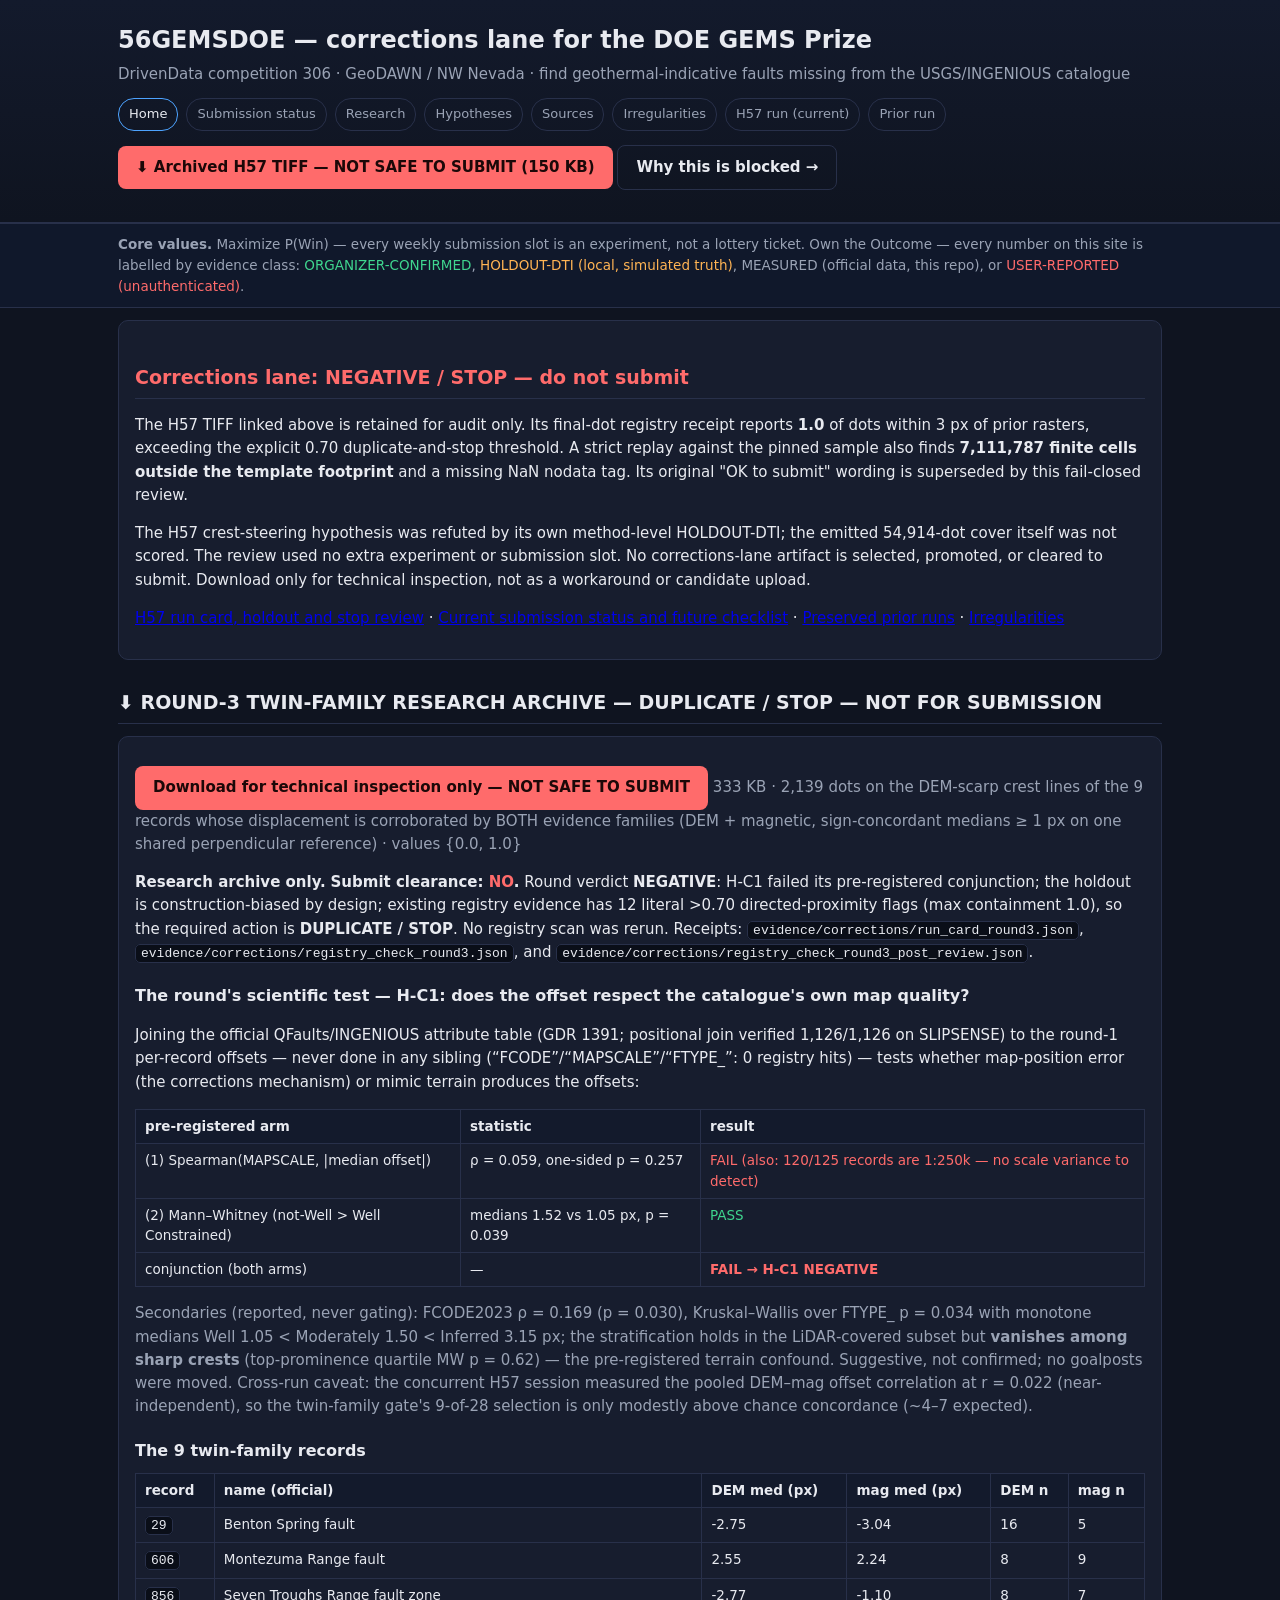
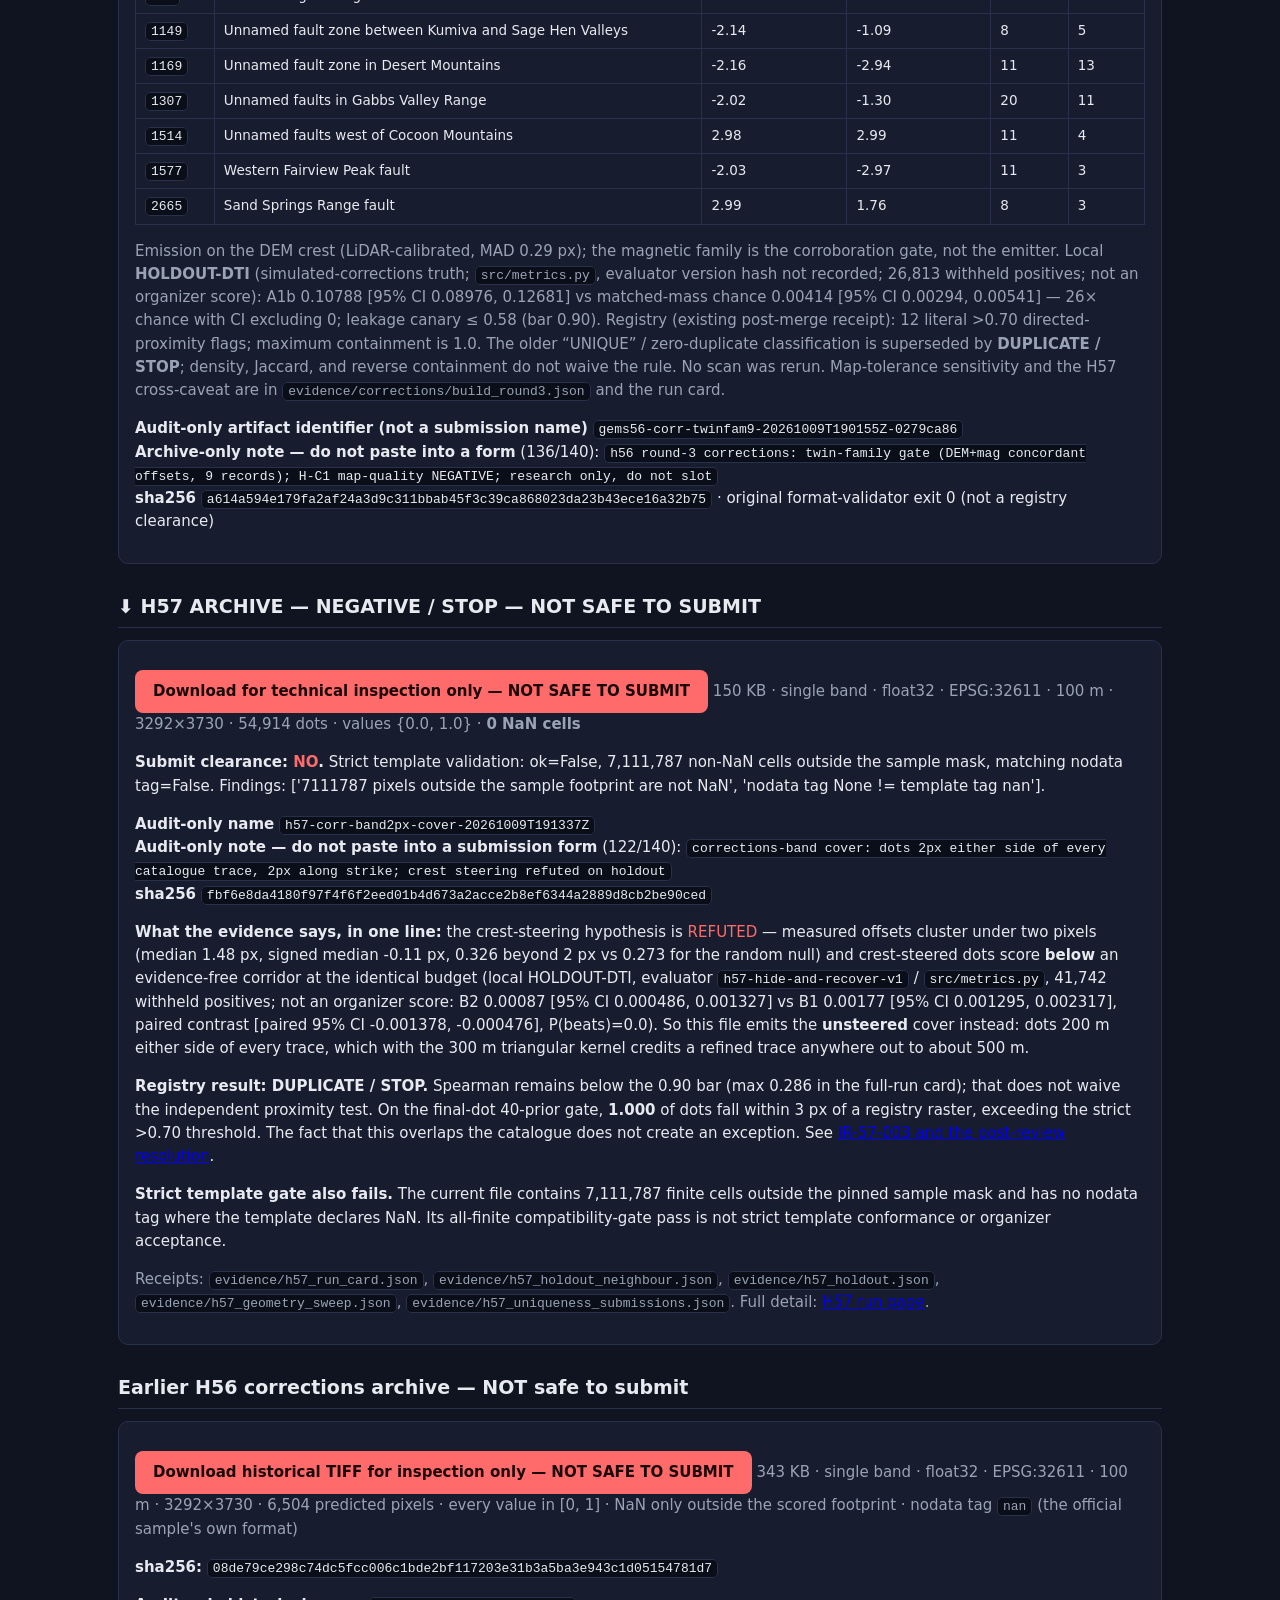
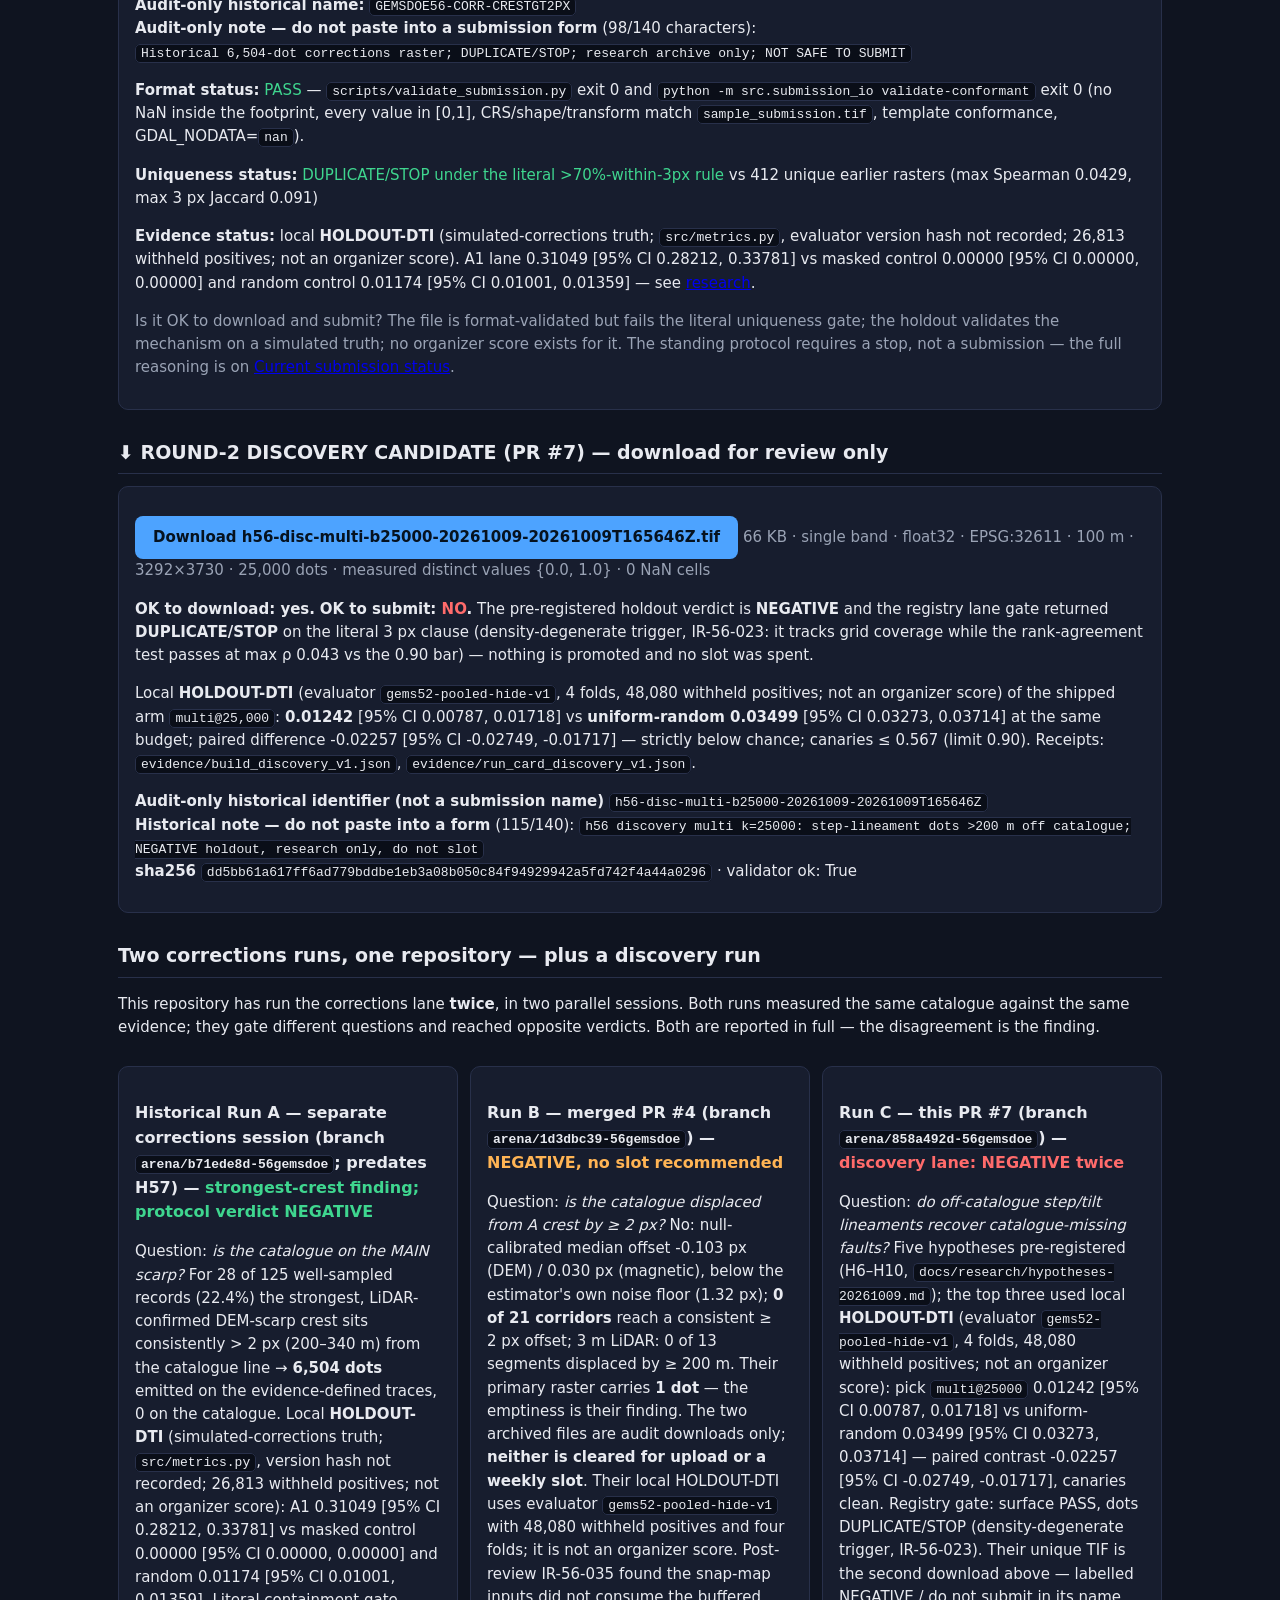
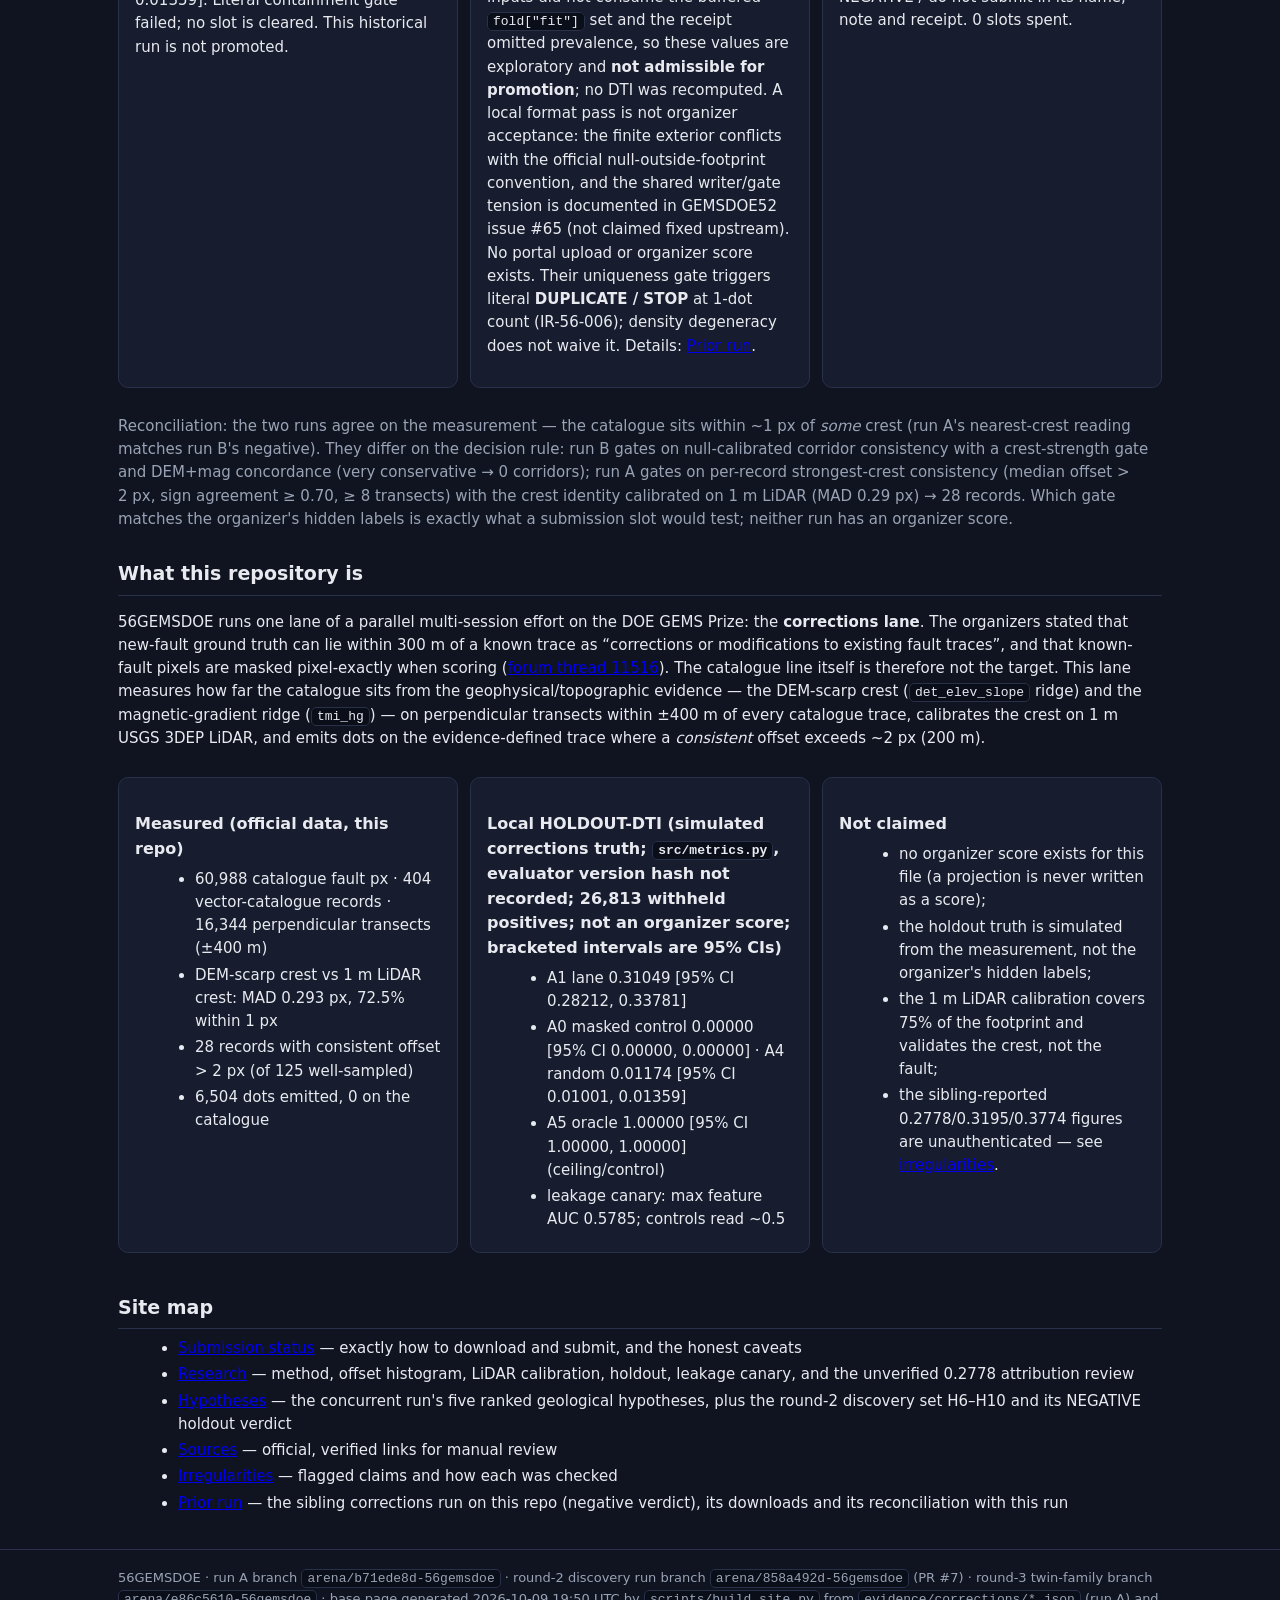
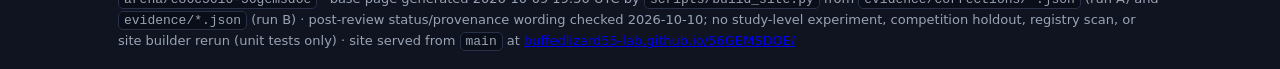
<file: index.html>
<!doctype html>
<html lang="en">
<head>
<meta charset="utf-8">
<meta http-equiv="refresh" content="0; url=docs/index.html">
<link rel="canonical" href="docs/index.html">
<title>56GEMSDOE — redirecting to the submission guide</title>
</head>
<body>
<p>Redirecting to the <a href="docs/index.html">submission guide and evidence</a>. The site source is <code>docs/</code>.</p>
</body>
</html>
</file>
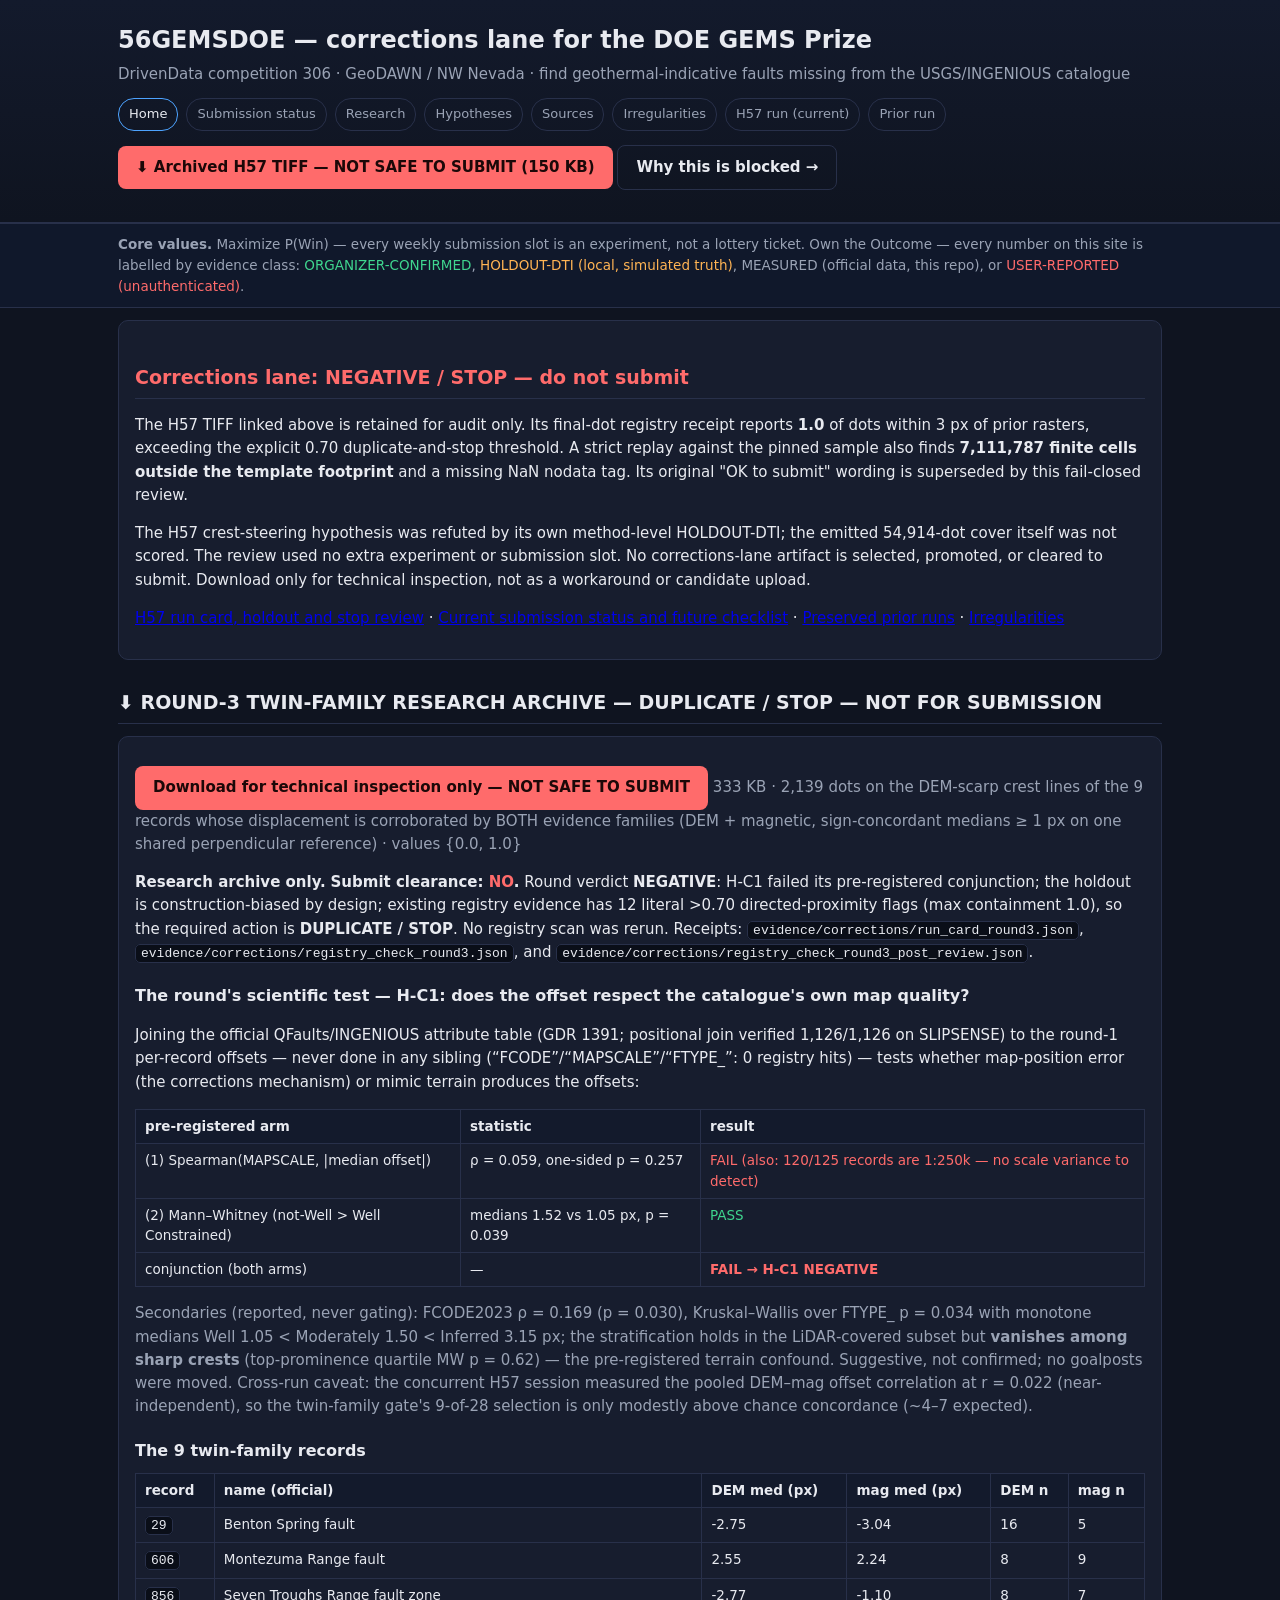
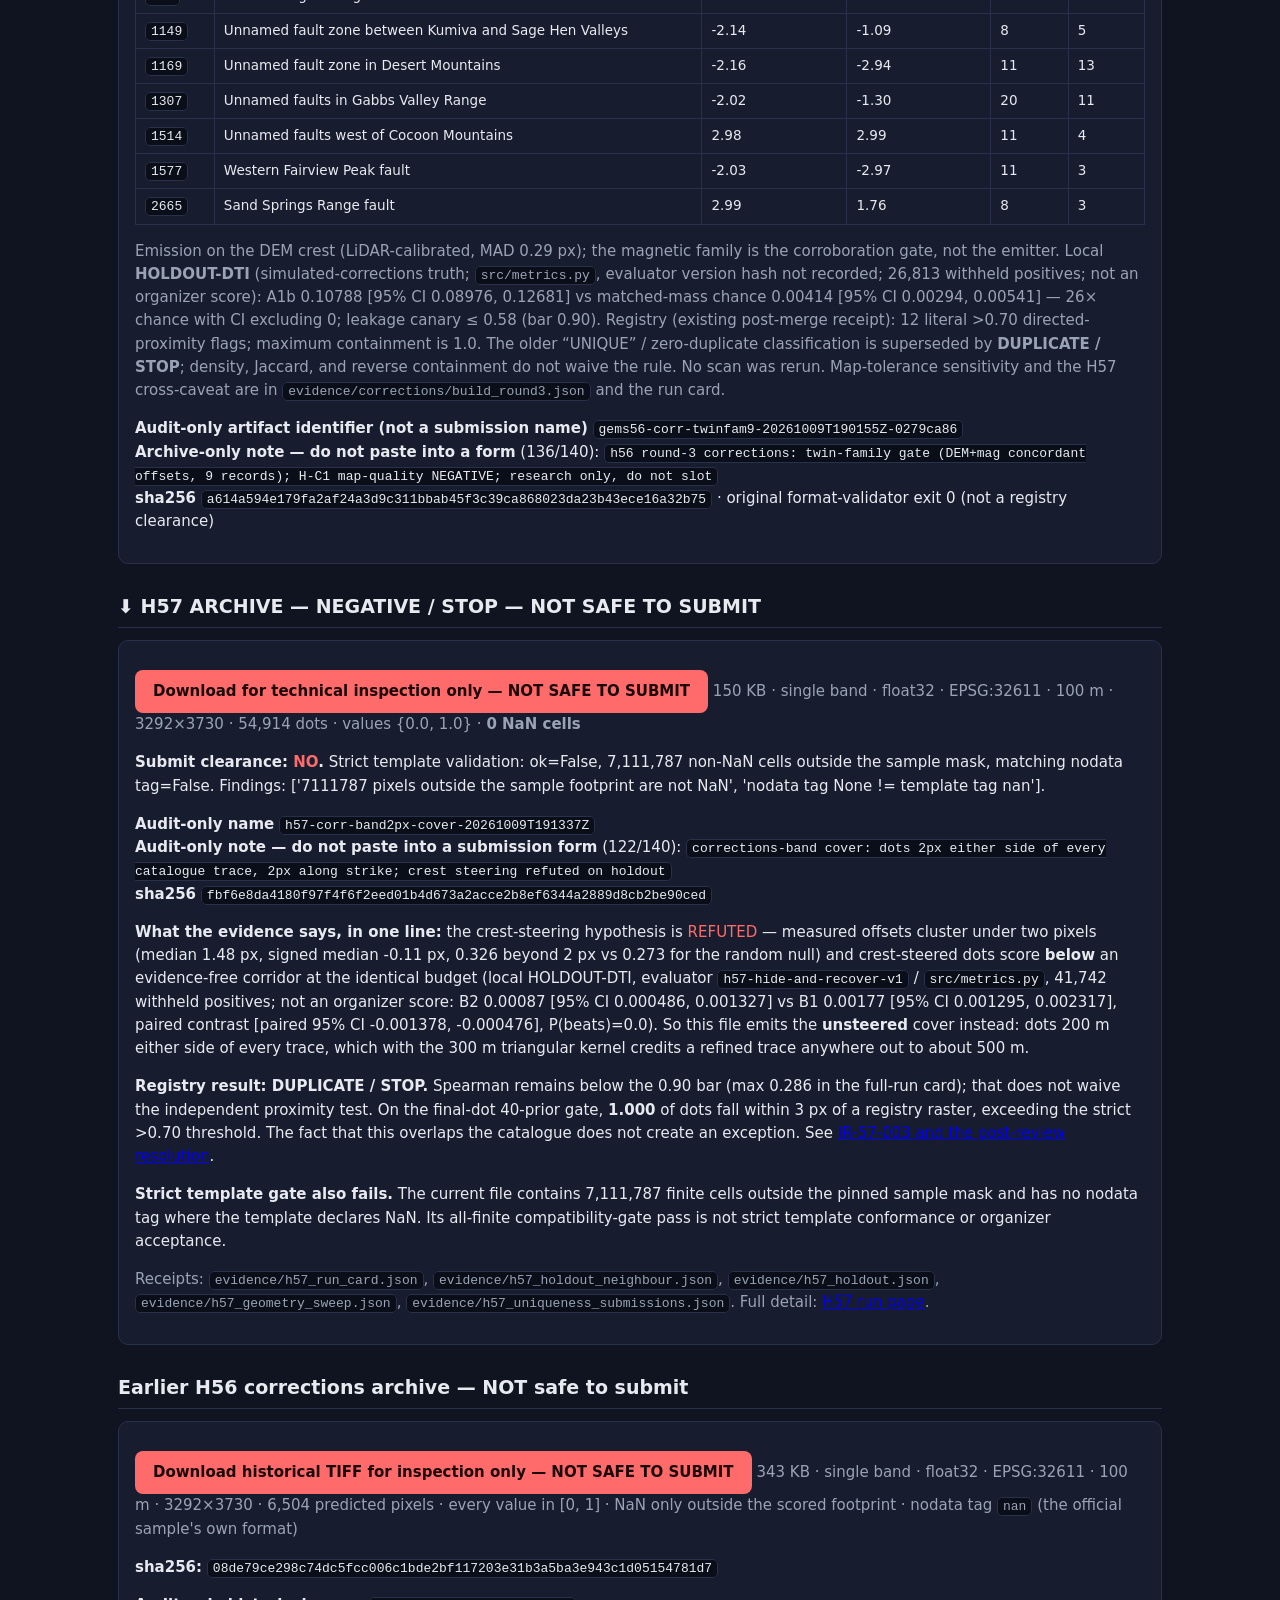
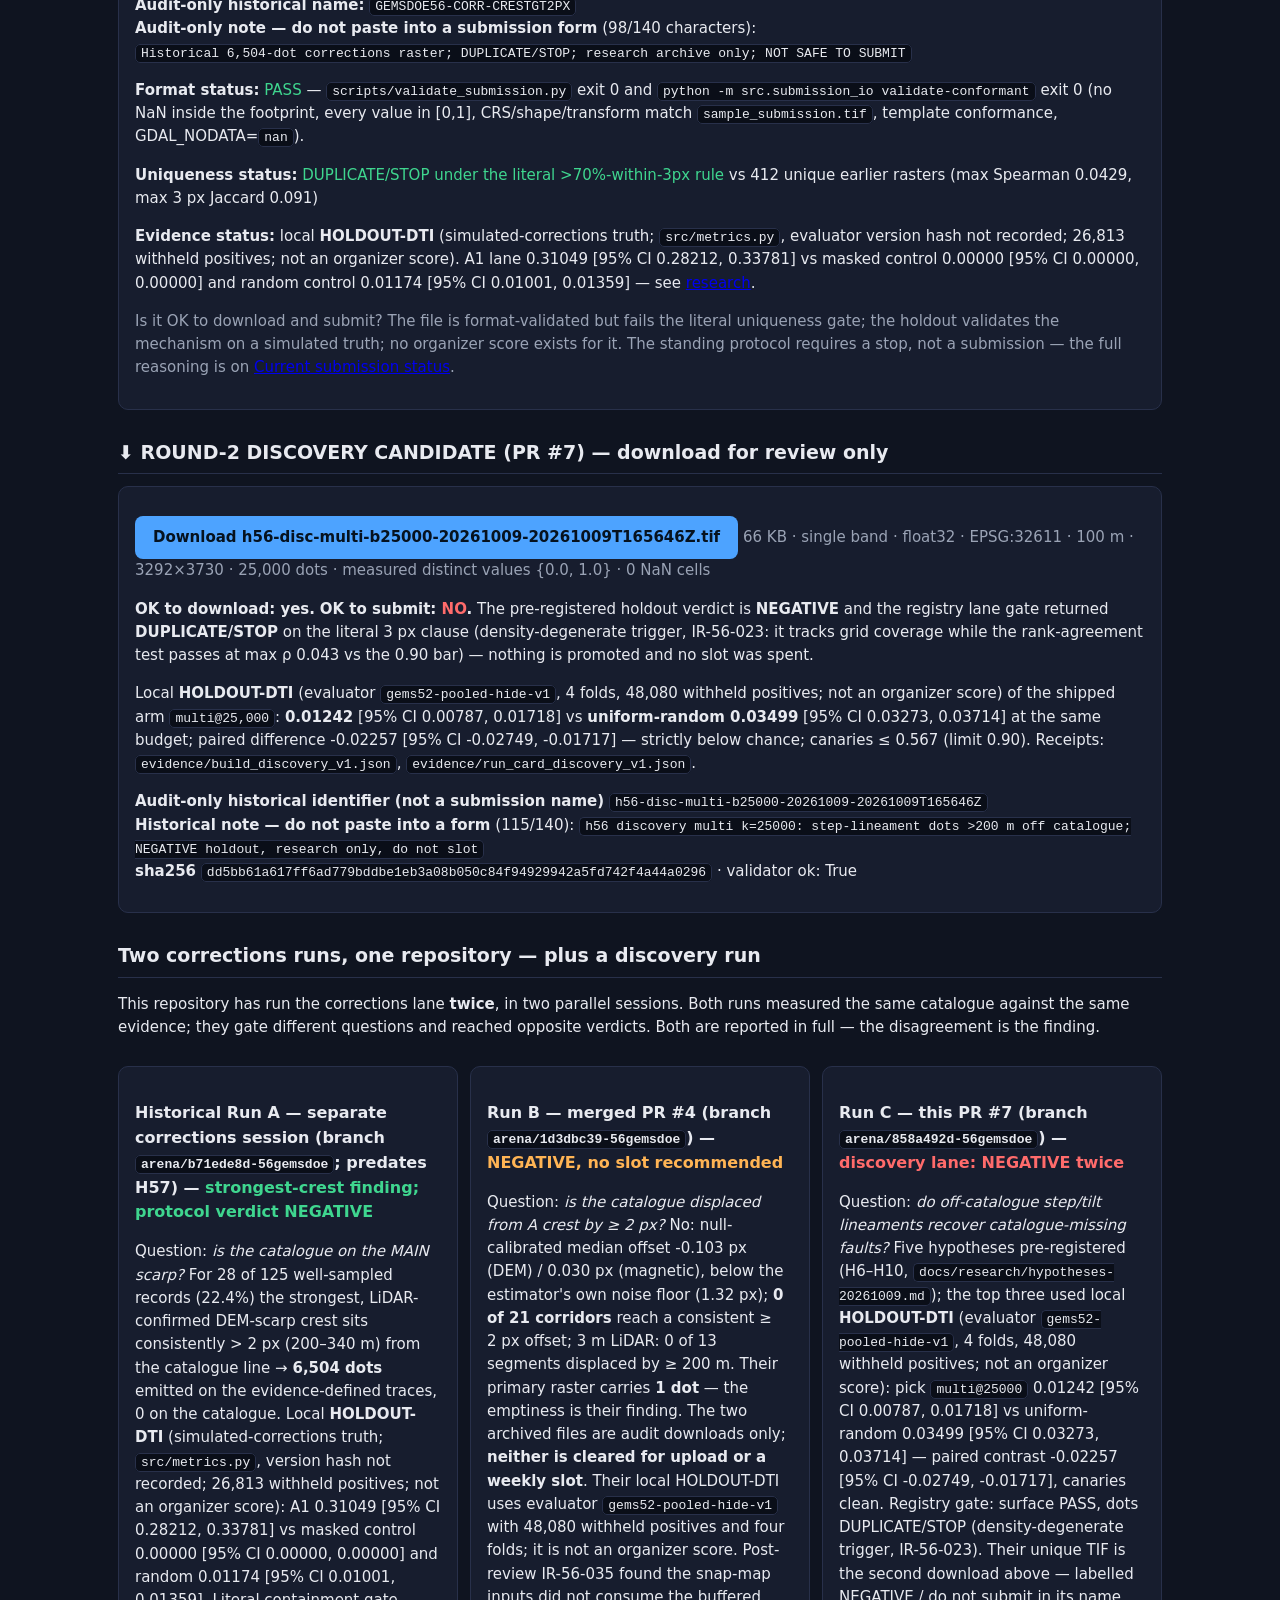
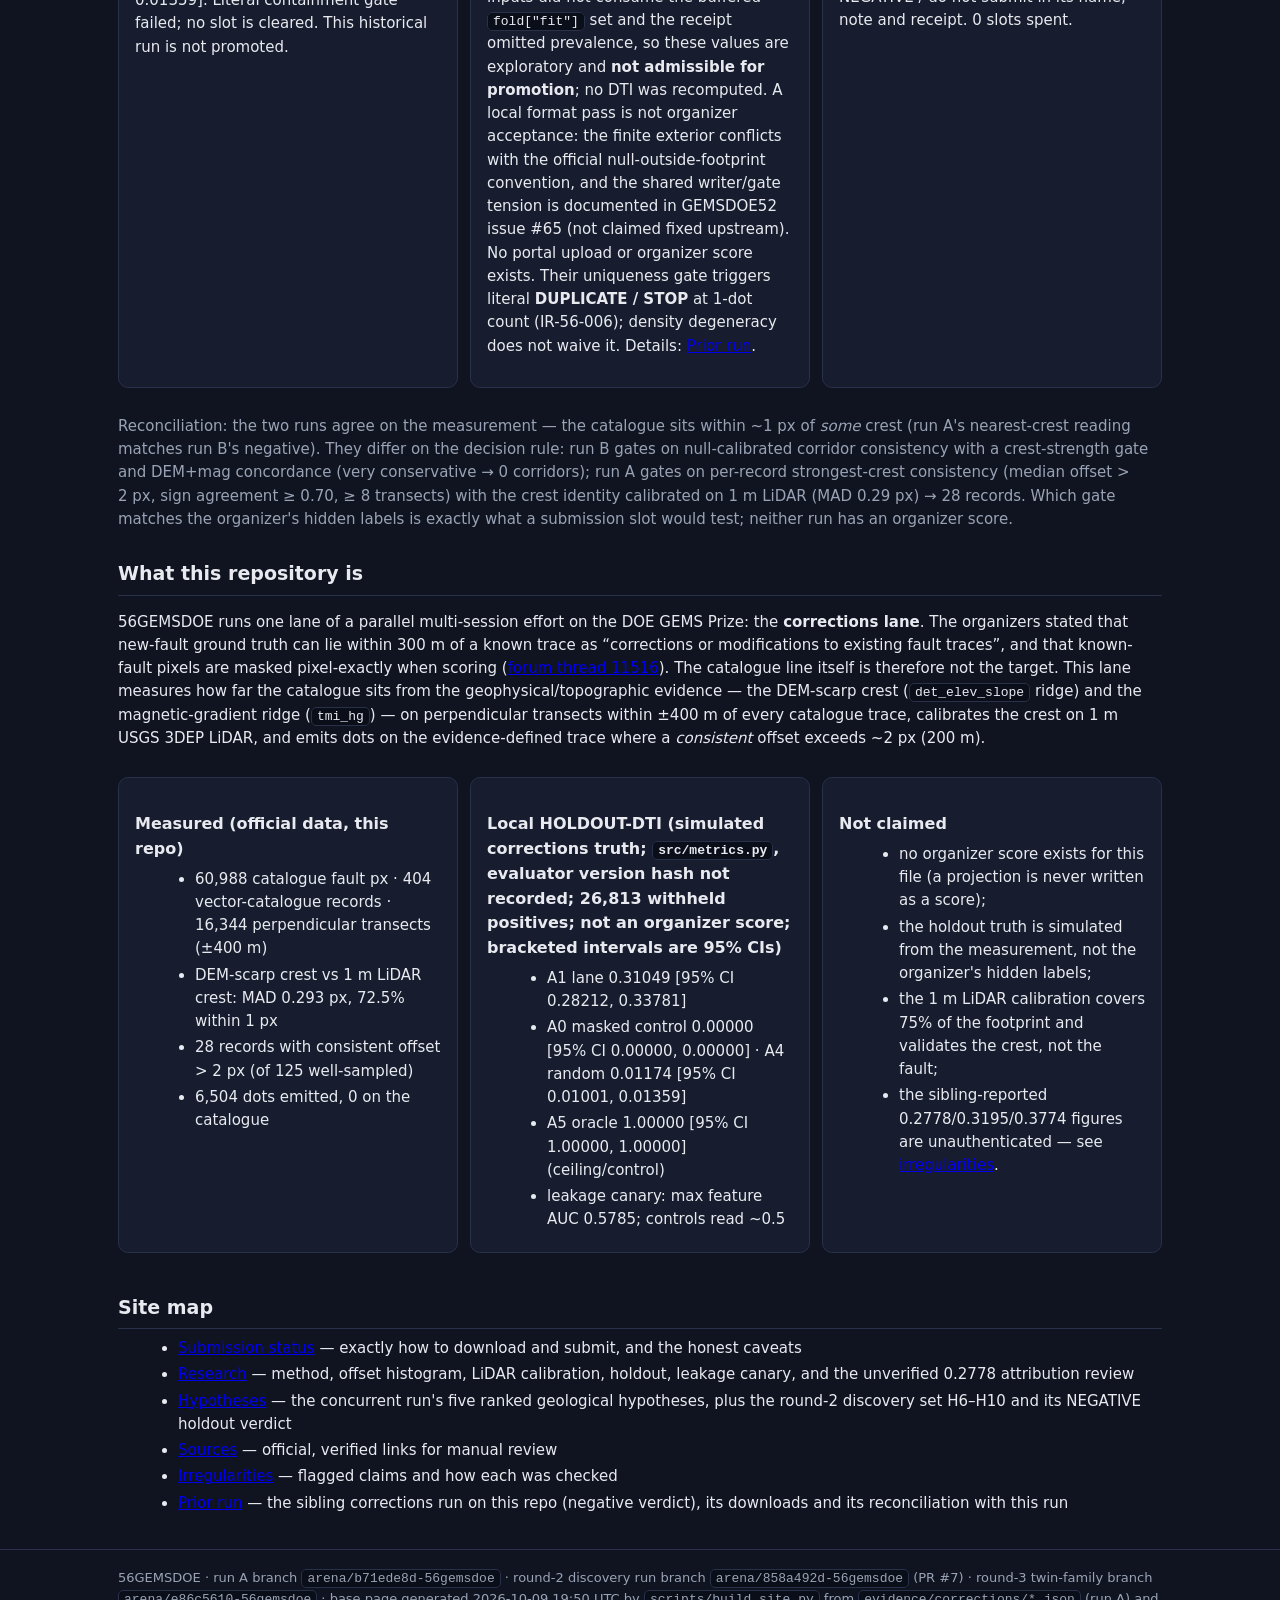
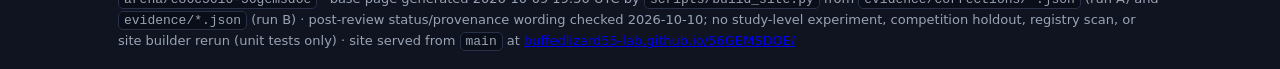
<file: docs/index.html>
<!doctype html><html lang=en><head><meta charset=utf-8>
<meta name=viewport content="width=device-width,initial-scale=1">
<title>Home · 56GEMSDOE</title><style>
:root{--bg:#0f1420;--fg:#e8eaf0;--mut:#9aa3b5;--acc:#4da3ff;--ok:#3fd68f;--warn:#ffb454;--bad:#ff6b6b;--card:#171d2e;--line:#28304a}
*{box-sizing:border-box}
body{margin:0;background:var(--bg);color:var(--fg);font:15px/1.55 system-ui,-apple-system,Segoe UI,Roboto,sans-serif}
.wrap{max-width:1080px;margin:0 auto;padding:0 18px}
header.top{background:linear-gradient(180deg,#131a2c,#0f1420);border-bottom:1px solid var(--line);padding:22px 0 18px}
h1{font-size:24px;margin:0 0 4px}
h2{font-size:19px;margin:28px 0 8px;border-bottom:1px solid var(--line);padding-bottom:6px}
h3{font-size:16px;margin:20px 0 6px}
nav{display:flex;flex-wrap:wrap;gap:8px;margin:12px 0}
nav a{color:var(--mut);text-decoration:none;padding:5px 10px;border:1px solid var(--line);border-radius:16px;font-size:13px}
nav a.active,nav a:hover{color:var(--fg);border-color:var(--acc)}
.dlbtn{margin:14px 0}
.btn{display:inline-block;background:var(--acc);color:#06121f;font-weight:600;text-decoration:none;padding:10px 18px;border-radius:8px}
.btn.alt{background:transparent;color:var(--fg);border:1px solid var(--line)}
.btn.stop{background:var(--bad);color:#1c0808}
.btn:hover{filter:brightness(1.1)}
.card{background:var(--card);border:1px solid var(--line);border-radius:10px;padding:14px 16px;margin:12px 0}
.grid{display:grid;grid-template-columns:repeat(auto-fit,minmax(300px,1fr));gap:12px}
.mut{color:var(--mut)}
.ok{color:var(--ok)}.warn{color:var(--warn)}.bad{color:var(--bad)}
code{background:#0a0e18;border:1px solid var(--line);border-radius:5px;padding:1px 5px;font-size:13px}
pre{background:#0a0e18;border:1px solid var(--line);border-radius:8px;padding:12px;overflow:auto;font-size:12.5px}
table{border-collapse:collapse;width:100%;font-size:13.5px;margin:10px 0}
th,td{border:1px solid var(--line);padding:6px 9px;text-align:left;vertical-align:top}
th{background:#131a2c}
img{max-width:100%;border:1px solid var(--line);border-radius:8px}
.values{background:#10182b;border-top:1px solid var(--line);border-bottom:1px solid var(--line);padding:10px 0;font-size:13.5px;color:var(--mut)}
footer{border-top:1px solid var(--line);margin-top:34px;padding:18px 0 30px;color:var(--mut);font-size:13px}
.tag{display:inline-block;font-size:11px;border:1px solid var(--line);border-radius:10px;padding:1px 8px;color:var(--mut);margin-right:5px}
ul{margin:6px 0 6px 20px}li{margin:3px 0}
</style></head><body>
<header class=top><div class=wrap>
<h1>56GEMSDOE &mdash; corrections lane for the DOE GEMS Prize</h1>
<div class=mut>DrivenData competition 306 · GeoDAWN / NW Nevada · find geothermal-indicative
faults missing from the USGS/INGENIOUS catalogue</div>
<nav><a href="index.html" class=active>Home</a><a href="executive-summary.html">Submission status</a><a href="research.html">Research</a><a href="hypotheses.html">Hypotheses</a><a href="sources.html">Sources</a><a href="irregularities.html">Irregularities</a><a href="h57.html">H57 run (current)</a><a href="prior-run.html">Prior run</a></nav><div class="dlbtn"><a class="btn stop" href="downloads/h57-corr-band2px-cover-20261009T191337Z.tif">&#11015; Archived H57 TIFF — NOT SAFE TO SUBMIT (150 KB)</a> <a class="btn alt" href="h57.html">Why this is blocked &rarr;</a></div>
</div></header>
<div class=values><div class=wrap><b>Core values.</b> Maximize P(Win) &mdash; every weekly
submission slot is an experiment, not a lottery ticket. Own the Outcome &mdash; every number
on this site is labelled by evidence class: <span class=ok>ORGANIZER-CONFIRMED</span>,
<span class=warn>HOLDOUT-DTI (local, simulated truth)</span>, <span class=mut>MEASURED (official
data, this repo)</span>, or <span class=bad>USER-REPORTED (unauthenticated)</span>.</div></div>
<main class=wrap><div class=card><h2 class=bad>Corrections lane: NEGATIVE / STOP — do not submit</h2>
<p>The H57 TIFF linked above is retained for audit only. Its final-dot registry receipt reports
<b>1.0</b> of dots within 3 px of prior rasters, exceeding the explicit 0.70 duplicate-and-stop
threshold. A strict replay against the pinned sample also finds <b>7,111,787 finite cells outside
the template footprint</b> and a missing NaN nodata tag. Its original "OK to submit" wording is
superseded by this fail-closed review.</p>
<p>The H57 crest-steering hypothesis was refuted by its own method-level HOLDOUT-DTI; the emitted
54,914-dot cover itself was not scored. The review used no extra experiment or submission slot.
No corrections-lane artifact is selected, promoted, or cleared to submit. Download only for
technical inspection, not as a workaround or candidate upload.</p>
<p><a href="h57.html">H57 run card, holdout and stop review</a> ·
<a href="executive-summary.html">Current submission status and future checklist</a> ·
<a href="prior-run.html">Preserved prior runs</a> ·
<a href="irregularities.html">Irregularities</a></p></div>

<h2>&#11015;&nbsp;ROUND-3 TWIN-FAMILY RESEARCH ARCHIVE — DUPLICATE / STOP — NOT FOR SUBMISSION</h2>
<div class=card>
<p><a class="btn stop" href="downloads/gems56-corr-twinfam9-20261009T190155Z-0279ca86-nan.tif">Download for technical inspection only — NOT SAFE TO SUBMIT</a>
<span class=mut>333 KB · 2,139 dots on the
DEM-scarp crest lines of the 9 records whose displacement is
corroborated by BOTH evidence families (DEM + magnetic, sign-concordant medians &ge; 1&nbsp;px
on one shared perpendicular reference) · values {0.0, 1.0}</span></p>
<p><b>Research archive only.</b> <b>Submit clearance: <span class=bad>NO</span>.</b>
Round verdict <b>NEGATIVE</b>: H-C1 failed its pre-registered conjunction; the holdout is
construction-biased by design; existing registry evidence has 12 literal &gt;0.70 directed-proximity
flags (max containment 1.0), so the required action is <b>DUPLICATE / STOP</b>. No registry scan
was rerun. Receipts: <code>evidence/corrections/run_card_round3.json</code>,
<code>evidence/corrections/registry_check_round3.json</code>, and
<code>evidence/corrections/registry_check_round3_post_review.json</code>.</p>
<h3>The round's scientific test &mdash; H-C1: does the offset respect the catalogue's own map quality?</h3>
<p>Joining the official QFaults/INGENIOUS attribute table (GDR 1391; positional join verified
1,126/1,126 on SLIPSENSE) to the round-1 per-record offsets &mdash; never done in any sibling
(&ldquo;FCODE&rdquo;/&ldquo;MAPSCALE&rdquo;/&ldquo;FTYPE_&rdquo;: 0 registry hits) &mdash; tests
whether map-position error (the corrections mechanism) or mimic terrain produces the offsets:</p>
<table>
<tr><th>pre-registered arm</th><th>statistic</th><th>result</th></tr>
<tr><td>(1) Spearman(MAPSCALE, |median offset|)</td><td>&rho; = 0.059, one-sided p = 0.257</td><td class=bad>FAIL (also: 120/125 records are 1:250k &mdash; no scale variance to detect)</td></tr>
<tr><td>(2) Mann&ndash;Whitney (not-Well &gt; Well Constrained)</td><td>medians 1.52 vs 1.05 px, p = 0.039</td><td class=ok>PASS</td></tr>
<tr><td>conjunction (both arms)</td><td>&mdash;</td><td class=bad><b>FAIL &rarr; H-C1 NEGATIVE</b></td></tr>
</table>
<p class=mut>Secondaries (reported, never gating): FCODE2023 &rho; = 0.169
(p = 0.030), Kruskal&ndash;Wallis over FTYPE_ p = 0.034 with monotone
medians Well 1.05 &lt; Moderately 1.50 &lt; Inferred 3.15 px; the stratification holds in the
LiDAR-covered subset but <b>vanishes among sharp crests</b> (top-prominence quartile MW
p = 0.62) &mdash; the pre-registered terrain confound. Suggestive, not
confirmed; no goalposts were moved. Cross-run caveat: the concurrent H57 session measured the
pooled DEM&ndash;mag offset correlation at r = 0.022 (near-independent), so the twin-family
gate's 9-of-28 selection is only modestly above chance concordance (~4&ndash;7 expected).</p>
<h3>The 9 twin-family records</h3>
<table>
<tr><th>record</th><th>name (official)</th><th>DEM med (px)</th><th>mag med (px)</th><th>DEM n</th><th>mag n</th></tr>
<tr><td><code>29</code></td><td>Benton Spring fault</td><td>-2.75</td><td>-3.04</td><td>16</td><td>5</td></tr><tr><td><code>606</code></td><td>Montezuma Range fault</td><td>2.55</td><td>2.24</td><td>8</td><td>9</td></tr><tr><td><code>856</code></td><td>Seven Troughs Range fault zone</td><td>-2.77</td><td>-1.10</td><td>8</td><td>7</td></tr><tr><td><code>1149</code></td><td>Unnamed fault zone between Kumiva and Sage Hen Valleys</td><td>-2.14</td><td>-1.09</td><td>8</td><td>5</td></tr><tr><td><code>1169</code></td><td>Unnamed fault zone in Desert Mountains</td><td>-2.16</td><td>-2.94</td><td>11</td><td>13</td></tr><tr><td><code>1307</code></td><td>Unnamed faults in Gabbs Valley Range</td><td>-2.02</td><td>-1.30</td><td>20</td><td>11</td></tr><tr><td><code>1514</code></td><td>Unnamed faults west of Cocoon Mountains</td><td>2.98</td><td>2.99</td><td>11</td><td>4</td></tr><tr><td><code>1577</code></td><td>Western Fairview Peak fault</td><td>-2.03</td><td>-2.97</td><td>11</td><td>3</td></tr><tr><td><code>2665</code></td><td>Sand Springs Range fault</td><td>2.99</td><td>1.76</td><td>8</td><td>3</td></tr>
</table>
<p class=mut>Emission on the DEM crest (LiDAR-calibrated, MAD 0.29&nbsp;px); the magnetic family
is the corroboration gate, not the emitter. Local <b>HOLDOUT-DTI</b> (simulated-corrections truth;
<code>src/metrics.py</code>, evaluator version hash not recorded; 26,813 withheld positives;
not an organizer score): A1b 0.10788 [95% CI 0.08976, 0.12681] vs matched-mass chance
0.00414 [95% CI 0.00294, 0.00541] &mdash; 26&times; chance with CI excluding 0; leakage canary
&le; 0.58 (bar 0.90). Registry (existing post-merge receipt): 12 literal &gt;0.70 directed-proximity flags;
maximum containment is 1.0. The older &ldquo;UNIQUE&rdquo; / zero-duplicate classification is
superseded by <b>DUPLICATE / STOP</b>; density, Jaccard, and reverse containment do not waive
the rule. No scan was rerun. Map-tolerance sensitivity and the H57 cross-caveat are in
<code>evidence/corrections/build_round3.json</code> and the run card.</p>
<p><b>Audit-only artifact identifier (not a submission name)</b>
<code>gems56-corr-twinfam9-20261009T190155Z-0279ca86</code><br>
<b>Archive-only note — do not paste into a form</b> (136/140):
<code>h56 round-3 corrections: twin-family gate (DEM+mag concordant offsets, 9 records); H-C1 map-quality NEGATIVE; research only, do not slot</code><br>
<b>sha256</b> <code>a614a594e179fa2af24a3d9c311bbab45f3c39ca868023da23b43ece16a32b75</code> · original format-validator exit
0 (not a registry clearance)</p>
</div>


<h2>&#11015;&nbsp;H57 ARCHIVE — NEGATIVE / STOP — NOT SAFE TO SUBMIT</h2>
<div class=card>
<p><a class="btn stop" href="downloads/h57-corr-band2px-cover-20261009T191337Z.tif">Download for technical inspection only — NOT SAFE TO SUBMIT</a>
<span class=mut>150 KB · single band · float32 ·
EPSG:32611 · 100 m · 3292&times;3730 · 54,914 dots · values {0.0, 1.0} ·
<b>0 NaN cells</b></span></p>
<p><b>Submit clearance: <span class=bad>NO</span>.</b> Strict template validation: ok=False,
7,111,787 non-NaN cells outside the sample mask, matching nodata tag=False.
Findings: ['7111787 pixels outside the sample footprint are not NaN', 'nodata tag None != template tag nan'].</p>
<p><b>Audit-only name</b> <code>h57-corr-band2px-cover-20261009T191337Z</code><br>
<b>Audit-only note — do not paste into a submission form</b> (122/140):
<code>corrections-band cover: dots 2px either side of every catalogue trace, 2px along strike; crest steering refuted on holdout</code><br>
<b>sha256</b> <code>fbf6e8da4180f97f4f6f2eed01b4d673a2acce2b8ef6344a2889d8cb2be90ced</code></p>
<p><b>What the evidence says, in one line:</b> the crest-steering hypothesis is
<span class=bad>REFUTED</span> &mdash; measured offsets cluster under two pixels
(median 1.48 px, signed median
-0.11 px, 0.326 beyond 2 px vs
0.273 for the random null) and crest-steered dots score
<b>below</b> an evidence-free corridor at the identical budget
(local HOLDOUT-DTI, evaluator <code>h57-hide-and-recover-v1</code> / <code>src/metrics.py</code>,
41,742 withheld positives; not an organizer score: B2 0.00087 [95% CI 0.000486, 0.001327]
vs B1 0.00177 [95% CI 0.001295, 0.002317], paired contrast
[paired 95% CI -0.001378, -0.000476], P(beats)=0.0). So this file emits the
<b>unsteered</b> cover instead: dots 200 m either side of every trace, which with the 300 m
triangular kernel credits a refined trace anywhere out to about 500 m.</p>
<p><b>Registry result: DUPLICATE / STOP.</b> Spearman remains below the 0.90 bar
(max 0.286 in the full-run card); that does not waive the independent
proximity test. On the final-dot 40-prior gate, <b>1.000</b>
of dots fall within 3 px of a registry raster, exceeding the strict &gt;0.70 threshold.
The fact that this overlaps the catalogue does not create an exception. See
<a href="irregularities.html">IR-57-003 and the post-review resolution</a>.</p>
<p><b>Strict template gate also fails.</b> The current file contains 7,111,787 finite cells
outside the pinned sample mask and has no nodata tag where the template declares NaN. Its
all-finite compatibility-gate pass is not strict template conformance or organizer acceptance.</p>
<p class=mut>Receipts: <code>evidence/h57_run_card.json</code>,
<code>evidence/h57_holdout_neighbour.json</code>, <code>evidence/h57_holdout.json</code>,
<code>evidence/h57_geometry_sweep.json</code>,
<code>evidence/h57_uniqueness_submissions.json</code>. Full detail:
<a href="h57.html">H57 run page</a>.</p>
</div>

<h2>Earlier H56 corrections archive — NOT safe to submit</h2>
<div class=card>
<p><a class="btn stop" href="downloads/gems56-corr-crestgt2px-20261009T051209Z-78fc86ad-nan.tif">Download historical TIFF for inspection only — NOT SAFE TO SUBMIT</a>
<span class=mut>343 KB · single band · float32 · EPSG:32611 · 100 m ·
3292&times;3730 · 6,504 predicted pixels · every value in [0, 1] · NaN only outside the
scored footprint · nodata tag <code>nan</code> (the official sample's own format)</span></p>
<p><b>sha256:</b> <code>08de79ce298c74dc5fcc006c1bde2bf117203e31b3a5ba3e943c1d05154781d7</code></p>
<p><b>Audit-only historical name:</b> <code>GEMSDOE56-CORR-CRESTGT2PX</code><br>
<b>Audit-only note — do not paste into a submission form</b>
(98/140 characters):<br><code>Historical 6,504-dot corrections raster; DUPLICATE/STOP; research archive only; NOT SAFE TO SUBMIT</code></p>
<p><b>Format status:</b> <span class=ok>PASS</span> &mdash; <code>scripts/validate_submission.py</code>
exit 0 and <code>python -m src.submission_io validate-conformant</code> exit 0
(no NaN inside the footprint, every value in [0,1], CRS/shape/transform match
<code>sample_submission.tif</code>, template conformance, GDAL_NODATA=<code>nan</code>).</p>
<p><b>Uniqueness status:</b> <span class=ok>DUPLICATE/STOP under the literal &gt;70%-within-3px rule</span> vs 412 unique earlier rasters (max Spearman 0.0429, max 3&nbsp;px Jaccard 0.091)</p>
<p><b>Evidence status:</b> local <b>HOLDOUT-DTI</b> (simulated-corrections truth;
<code>src/metrics.py</code>, evaluator version hash not recorded; 26,813 withheld positives;
not an organizer score). A1 lane 0.31049 [95% CI 0.28212, 0.33781] vs masked control
0.00000 [95% CI 0.00000, 0.00000] and random control 0.01174
[95% CI 0.01001, 0.01359] &mdash; see <a href="research.html">research</a>.</p>
<p class=mut>Is it OK to download and submit? The file is format-validated but fails the literal uniqueness gate; the
holdout validates the mechanism on a simulated truth; no organizer score exists for it. The
standing protocol requires a stop, not a submission &mdash; the full reasoning is on
<a href="executive-summary.html">Current submission status</a>.</p>
</div>


<h2>&#11015;&nbsp;ROUND-2 DISCOVERY CANDIDATE (PR #7) &mdash; download for review only</h2>
<div class=card>
<p><a class="btn" href="downloads/h56-disc-multi-b25000-20261009-20261009T165646Z.tif">Download h56-disc-multi-b25000-20261009-20261009T165646Z.tif</a>
<span class=mut>66 KB · single band · float32 · EPSG:32611 ·
100 m · 3292&times;3730 · 25,000 dots · measured distinct values {0.0, 1.0} ·
0 NaN cells</span></p>
<p><b>OK to download: yes.</b> <b>OK to submit: <span class=bad>NO</span>.</b>
The pre-registered holdout verdict is <b>NEGATIVE</b> and the registry lane gate returned
<b>DUPLICATE/STOP</b> on the literal 3&nbsp;px clause (density-degenerate trigger, IR-56-023: it
tracks grid coverage while the rank-agreement test passes at max &rho; 0.043 vs the 0.90 bar)
&mdash; nothing is promoted and no slot was spent.</p>
<p>Local <b>HOLDOUT-DTI</b> (evaluator <code>gems52-pooled-hide-v1</code>, 4 folds,
48,080 withheld positives; not an organizer score) of the shipped arm <code>multi@25,000</code>:
<b>0.01242</b> [95% CI 0.00787, 0.01718] vs <b>uniform-random 0.03499</b>
[95% CI 0.03273, 0.03714] at the same budget; paired difference -0.02257
[95% CI -0.02749, -0.01717] &mdash; strictly below chance; canaries
&le; 0.567 (limit 0.90). Receipts:
<code>evidence/build_discovery_v1.json</code>, <code>evidence/run_card_discovery_v1.json</code>.</p>
<p><b>Audit-only historical identifier (not a submission name)</b>
<code>h56-disc-multi-b25000-20261009-20261009T165646Z</code><br>
<b>Historical note — do not paste into a form</b> (115/140):
<code>h56 discovery multi k=25000: step-lineament dots &gt;200 m off catalogue; NEGATIVE holdout, research only, do not slot</code><br>
<b>sha256</b> <code>dd5bb61a617ff6ad779bddbe1eb3a08b050c84f94929942a5fd742f4a44a0296</code> · validator ok:
True</p>
</div>

<h2>Two corrections runs, one repository &mdash; plus a discovery run</h2>
<p>This repository has run the corrections lane <b>twice</b>, in two parallel sessions.
Both runs measured the same catalogue against the same evidence; they gate different
questions and reached opposite verdicts. Both are reported in full &mdash; the disagreement
is the finding.</p>
<div class=grid>
<div class=card><h3>Historical Run A &mdash; separate corrections session (branch <code>arena/b71ede8d-56gemsdoe</code>; predates H57) &mdash; <span class=ok>strongest-crest finding; protocol verdict NEGATIVE</span></h3>
<p>Question: <em>is the catalogue on the MAIN scarp?</em> For 28 of 125 well-sampled records
(22.4%) the strongest, LiDAR-confirmed DEM-scarp crest sits consistently &gt; 2&nbsp;px
(200&ndash;340&nbsp;m) from the catalogue line &rarr; <b>6,504 dots</b> emitted on the
evidence-defined traces, 0 on the catalogue. Local <b>HOLDOUT-DTI</b> (simulated-corrections
truth; <code>src/metrics.py</code>, version hash not recorded; 26,813 withheld positives;
not an organizer score): A1 0.31049 [95% CI 0.28212, 0.33781] vs masked control
0.00000 [95% CI 0.00000, 0.00000] and random 0.01174 [95% CI 0.01001, 0.01359].
Literal containment gate failed; no slot is cleared. This historical run is not promoted.</p></div>
<div class=card><h3>Run B &mdash; merged PR #4 (branch <code>arena/1d3dbc39-56gemsdoe</code>) &mdash; <span class=warn>NEGATIVE, no slot recommended</span></h3>
<p>Question: <em>is the catalogue displaced from A crest by &ge; 2&nbsp;px?</em> No:
null-calibrated median offset -0.103&nbsp;px (DEM) /
0.030&nbsp;px (magnetic), below the estimator's own noise floor
(1.32&nbsp;px); <b>0 of 21
corridors</b> reach a consistent &ge; 2&nbsp;px offset; 3&nbsp;m LiDAR: 0 of
13 segments displaced by &ge; 200&nbsp;m. Their primary raster carries
<b>1 dot</b> &mdash; the emptiness is their finding. The two archived files are audit downloads only; <b>neither is cleared for upload or a weekly slot</b>.
Their local HOLDOUT-DTI uses evaluator <code>gems52-pooled-hide-v1</code> with 48,080 withheld positives
and four folds; it is not an organizer score. Post-review IR-56-035 found the snap-map inputs did
not consume the buffered <code>fold["fit"]</code> set and the receipt omitted prevalence, so these
values are exploratory and <b>not admissible for promotion</b>; no DTI was recomputed. A local format
pass is not organizer acceptance: the finite exterior conflicts with the official
null-outside-footprint convention, and the shared writer/gate tension is documented in GEMSDOE52
issue #65 (not claimed fixed upstream). No portal upload or organizer score exists. Their
uniqueness gate triggers literal <b>DUPLICATE / STOP</b> at 1-dot count (IR-56-006); density
degeneracy does not waive it. Details: <a href="prior-run.html">Prior run</a>.</p></div>
<div class=card><h3>Run C &mdash; this PR #7 (branch <code>arena/858a492d-56gemsdoe</code>) &mdash; <span class=bad>discovery lane: NEGATIVE twice</span></h3>
<p>Question: <em>do off-catalogue step/tilt lineaments recover catalogue-missing faults?</em>
Five hypotheses pre-registered (H6&ndash;H10, <code>docs/research/hypotheses-20261009.md</code>);
the top three used local <b>HOLDOUT-DTI</b> (evaluator <code>gems52-pooled-hide-v1</code>,
4 folds, 48,080 withheld positives; not an organizer score): pick <code>multi@25000</code>
0.01242 [95% CI 0.00787, 0.01718] vs uniform-random 0.03499 [95% CI 0.03273, 0.03714]
&mdash; paired contrast -0.02257 [95% CI -0.02749, -0.01717], canaries clean. Registry gate: surface PASS, dots
DUPLICATE/STOP (density-degenerate trigger, IR-56-023).
Their unique TIF is the second download above &mdash; labelled NEGATIVE / do not submit in
its name, note and receipt. 0 slots spent.</p></div>
</div>
<p class=mut>Reconciliation: the two runs agree on the measurement &mdash; the catalogue sits
within ~1&nbsp;px of <em>some</em> crest (run A's nearest-crest reading matches run B's
negative). They differ on the decision rule: run B gates on null-calibrated corridor
consistency with a crest-strength gate and DEM+mag concordance (very conservative &rarr;
0 corridors); run A gates on per-record strongest-crest consistency (median offset
&gt; 2&nbsp;px, sign agreement &ge; 0.70, &ge; 8 transects) with the crest identity
calibrated on 1&nbsp;m LiDAR (MAD 0.29&nbsp;px) &rarr; 28 records. Which gate matches the
organizer's hidden labels is exactly what a submission slot would test; neither run has an
organizer score.</p>

<h2>What this repository is</h2>
<p>56GEMSDOE runs one lane of a parallel multi-session effort on the DOE GEMS Prize: the
<b>corrections lane</b>. The organizers stated that new-fault ground truth can lie within
300&nbsp;m of a known trace as &ldquo;corrections or modifications to existing fault
traces&rdquo;, and that known-fault pixels are masked pixel-exactly when scoring
(<a href="https://community.drivendata.org/t/scoring-clarification-are-known-usgs-ingenious-faults-masked-when-scoring-and-are-they-in-the-final-round-label-set/11516">forum thread 11516</a>).
The catalogue line itself is therefore not the target. This lane measures how far the
catalogue sits from the geophysical/topographic evidence &mdash; the DEM-scarp crest
(<code>det_elev_slope</code> ridge) and the magnetic-gradient ridge (<code>tmi_hg</code>)
&mdash; on perpendicular transects within &plusmn;400&nbsp;m of every catalogue trace,
calibrates the crest on 1&nbsp;m USGS 3DEP LiDAR, and emits dots on the evidence-defined
trace where a <em>consistent</em> offset exceeds ~2&nbsp;px (200&nbsp;m).</p>
<div class=grid>
<div class=card><h3>Measured (official data, this repo)</h3><ul>
<li>60,988 catalogue fault px · 404 vector-catalogue
records · 16,344 perpendicular transects (&plusmn;400&nbsp;m)</li>
<li>DEM-scarp crest vs 1&nbsp;m LiDAR crest: MAD 0.293&nbsp;px,
72.5% within 1&nbsp;px</li>
<li>28 records with consistent offset &gt; 2&nbsp;px (of 125 well-sampled)</li>
<li>6,504 dots emitted, 0 on the catalogue</li></ul></div>
<div class=card><h3>Local HOLDOUT-DTI (simulated corrections truth; <code>src/metrics.py</code>, evaluator version hash not recorded; 26,813 withheld positives; not an organizer score; bracketed intervals are 95% CIs)</h3><ul>
<li>A1 lane 0.31049 [95% CI 0.28212, 0.33781]</li>
<li>A0 masked control 0.00000 [95% CI 0.00000, 0.00000] · A4 random 0.01174 [95% CI 0.01001, 0.01359]</li>
<li>A5 oracle 1.00000 [95% CI 1.00000, 1.00000] (ceiling/control)</li>
<li>leakage canary: max feature AUC 0.5785; controls read ~0.5</li></ul></div>
<div class=card><h3>Not claimed</h3><ul>
<li>no organizer score exists for this file (a projection is never written as a score);</li>
<li>the holdout truth is simulated from the measurement, not the organizer's hidden labels;</li>
<li>the 1&nbsp;m LiDAR calibration covers 75% of the footprint and validates the crest,
not the fault;</li>
<li>the sibling-reported 0.2778/0.3195/0.3774 figures are unauthenticated &mdash; see
<a href="irregularities.html">irregularities</a>.</li></ul></div>
</div>
<h2>Site map</h2>
<ul>
<li><a href="executive-summary.html">Submission status</a> &mdash; exactly how to download and submit, and the honest caveats</li>
<li><a href="research.html">Research</a> &mdash; method, offset histogram, LiDAR calibration, holdout, leakage canary, and the unverified 0.2778 attribution review</li>
<li><a href="hypotheses.html">Hypotheses</a> &mdash; the concurrent run's five ranked geological hypotheses, plus the round-2 discovery set H6&ndash;H10 and its NEGATIVE holdout verdict</li>
<li><a href="sources.html">Sources</a> &mdash; official, verified links for manual review</li>
<li><a href="irregularities.html">Irregularities</a> &mdash; flagged claims and how each was checked</li>
<li><a href="prior-run.html">Prior run</a> &mdash; the sibling corrections run on this repo (negative verdict), its downloads and its reconciliation with this run</li>
</ul>
</main>
<footer><div class=wrap>56GEMSDOE · run A branch <code>arena/b71ede8d-56gemsdoe</code> ·
round-2 discovery run branch <code>arena/858a492d-56gemsdoe</code> (PR #7) ·
round-3 twin-family branch <code>arena/e86c5610-56gemsdoe</code> ·
base page generated 2026-10-09 19:50 UTC by
<code>scripts/build_site.py</code> from <code>evidence/corrections/*.json</code> (run A)
and <code>evidence/*.json</code> (run B) · post-review status/provenance wording checked
2026-10-10; no study-level experiment, competition holdout, registry scan, or site builder rerun (unit tests only) ·
site served from <code>main</code> at
<a href="https://buffedlizard55-lab.github.io/56GEMSDOE/docs/index.html">buffedlizard55-lab.github.io/56GEMSDOE/</a></div></footer>
</body></html>
</file>
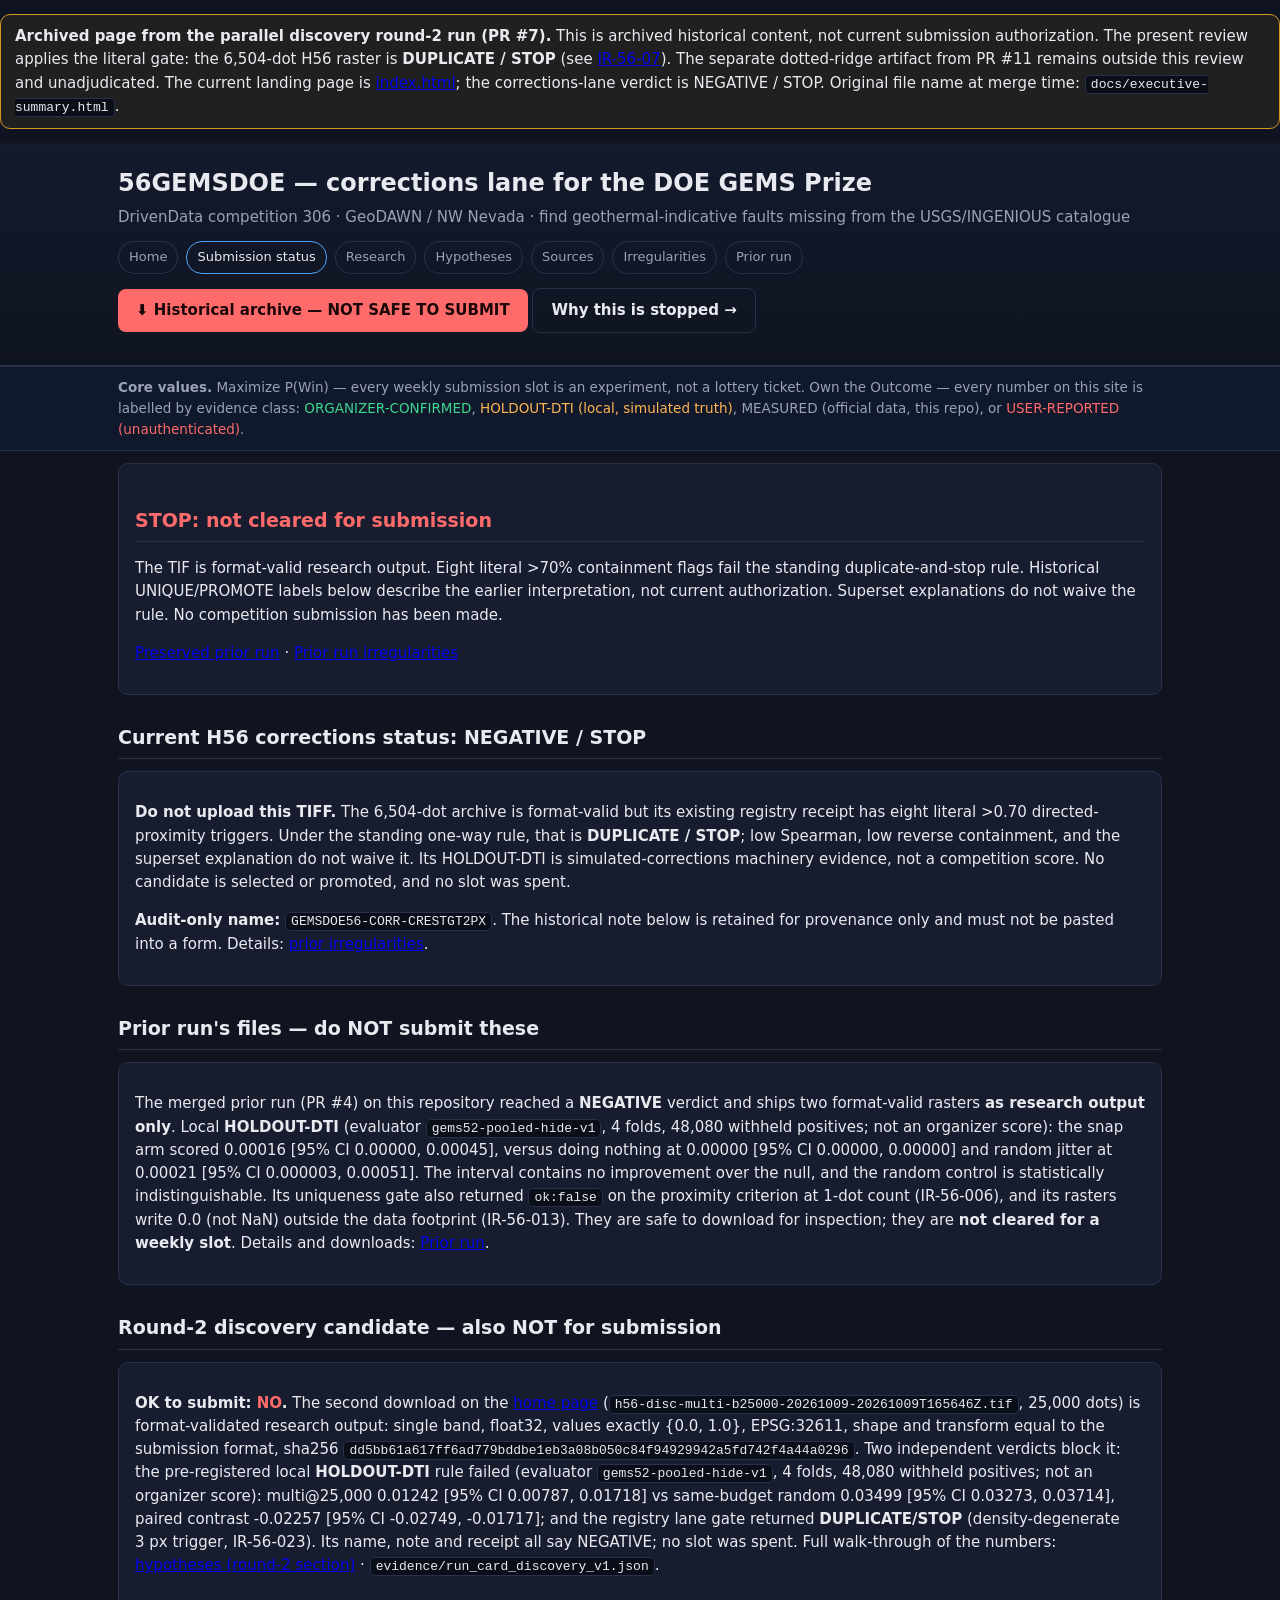
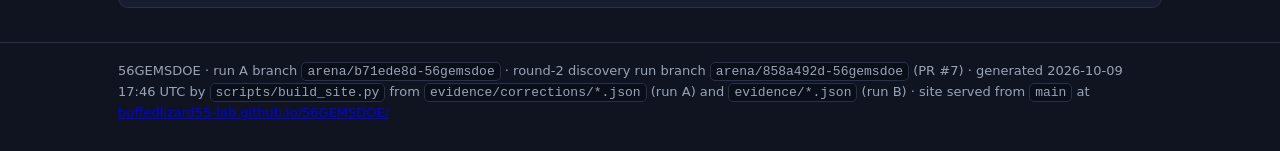
<file: docs/discovery-executive-summary.html>
<!doctype html><html lang=en><head><meta charset=utf-8>
<meta name=viewport content="width=device-width,initial-scale=1">
<title>H56 archive status · 56GEMSDOE</title><style>
:root{--bg:#0f1420;--fg:#e8eaf0;--mut:#9aa3b5;--acc:#4da3ff;--ok:#3fd68f;--warn:#ffb454;--bad:#ff6b6b;--card:#171d2e;--line:#28304a}
*{box-sizing:border-box}
body{margin:0;background:var(--bg);color:var(--fg);font:15px/1.55 system-ui,-apple-system,Segoe UI,Roboto,sans-serif}
.wrap{max-width:1080px;margin:0 auto;padding:0 18px}
header.top{background:linear-gradient(180deg,#131a2c,#0f1420);border-bottom:1px solid var(--line);padding:22px 0 18px}
h1{font-size:24px;margin:0 0 4px}
h2{font-size:19px;margin:28px 0 8px;border-bottom:1px solid var(--line);padding-bottom:6px}
h3{font-size:16px;margin:20px 0 6px}
nav{display:flex;flex-wrap:wrap;gap:8px;margin:12px 0}
nav a{color:var(--mut);text-decoration:none;padding:5px 10px;border:1px solid var(--line);border-radius:16px;font-size:13px}
nav a.active,nav a:hover{color:var(--fg);border-color:var(--acc)}
.dlbtn{margin:14px 0}
.btn{display:inline-block;background:var(--acc);color:#06121f;font-weight:600;text-decoration:none;padding:10px 18px;border-radius:8px}
.btn.alt{background:transparent;color:var(--fg);border:1px solid var(--line)}
.btn.stop{background:var(--bad);color:#1c0808}
.btn:hover{filter:brightness(1.1)}
.card{background:var(--card);border:1px solid var(--line);border-radius:10px;padding:14px 16px;margin:12px 0}
.grid{display:grid;grid-template-columns:repeat(auto-fit,minmax(300px,1fr));gap:12px}
.mut{color:var(--mut)}
.ok{color:var(--ok)}.warn{color:var(--warn)}.bad{color:var(--bad)}
code{background:#0a0e18;border:1px solid var(--line);border-radius:5px;padding:1px 5px;font-size:13px}
pre{background:#0a0e18;border:1px solid var(--line);border-radius:8px;padding:12px;overflow:auto;font-size:12.5px}
table{border-collapse:collapse;width:100%;font-size:13.5px;margin:10px 0}
th,td{border:1px solid var(--line);padding:6px 9px;text-align:left;vertical-align:top}
th{background:#131a2c}
img{max-width:100%;border:1px solid var(--line);border-radius:8px}
.values{background:#10182b;border-top:1px solid var(--line);border-bottom:1px solid var(--line);padding:10px 0;font-size:13.5px;color:var(--mut)}
footer{border-top:1px solid var(--line);margin-top:34px;padding:18px 0 30px;color:var(--mut);font-size:13px}
.tag{display:inline-block;font-size:11px;border:1px solid var(--line);border-radius:10px;padding:1px 8px;color:var(--mut);margin-right:5px}
ul{margin:6px 0 6px 20px}li{margin:3px 0}
</style></head><body><div style='border:1px solid #d29922;background:rgba(210,153,34,.09);padding:10px 14px;border-radius:10px;margin:14px 0'><b>Archived page from the parallel discovery round-2 run (PR&nbsp;#7).</b> This is archived historical content, not current submission authorization. The present review applies the literal gate: the 6,504-dot H56 raster is <b>DUPLICATE / STOP</b> (see <a href='irregularities.html'>IR-56-07</a>). The separate dotted-ridge artifact from PR&nbsp;#11 remains outside this review and unadjudicated. The current landing page is <a href='index.html'>index.html</a>; the corrections-lane verdict is NEGATIVE / STOP. Original file name at merge time: <code>docs/executive-summary.html</code>.</div>
<header class=top><div class=wrap>
<h1>56GEMSDOE &mdash; corrections lane for the DOE GEMS Prize</h1>
<div class=mut>DrivenData competition 306 · GeoDAWN / NW Nevada · find geothermal-indicative
faults missing from the USGS/INGENIOUS catalogue</div>
<nav><a href="index.html">Home</a><a href="executive-summary.html" class=active>Submission status</a><a href="research.html">Research</a><a href="hypotheses.html">Hypotheses</a><a href="sources.html">Sources</a><a href="irregularities.html">Irregularities</a><a href="prior-run.html">Prior run</a></nav><div class="dlbtn"><a class="btn stop" href="downloads/gems56-corr-crestgt2px-20261009T051209Z-78fc86ad-nan.tif">&#11015; Historical archive — NOT SAFE TO SUBMIT</a> <a class="btn alt" href="prior-irregularities.html">Why this is stopped &rarr;</a></div>
</div></header>
<div class=values><div class=wrap><b>Core values.</b> Maximize P(Win) &mdash; every weekly
submission slot is an experiment, not a lottery ticket. Own the Outcome &mdash; every number
on this site is labelled by evidence class: <span class=ok>ORGANIZER-CONFIRMED</span>,
<span class=warn>HOLDOUT-DTI (local, simulated truth)</span>, <span class=mut>MEASURED (official
data, this repo)</span>, or <span class=bad>USER-REPORTED (unauthenticated)</span>.</div></div>
<main class=wrap><div class=card><h2 class=bad>STOP: not cleared for submission</h2>
<p>The TIF is format-valid research output. Eight literal &gt;70% containment flags fail
 the standing duplicate-and-stop rule. Historical UNIQUE/PROMOTE labels below describe
 the earlier interpretation, not current authorization. Superset explanations do not waive
 the rule. No competition submission has been made.</p>
<p><a href="prior-run.html">Preserved prior run</a> ·
<a href="prior-irregularities.html">Prior run irregularities</a></p></div>
<h2>Current H56 corrections status: NEGATIVE / STOP</h2>
<div class=card>
<p><b>Do not upload this TIFF.</b> The 6,504-dot archive is format-valid but its existing registry
receipt has eight literal &gt;0.70 directed-proximity triggers. Under the standing one-way rule,
that is <b>DUPLICATE / STOP</b>; low Spearman, low reverse containment, and the superset
explanation do not waive it. Its HOLDOUT-DTI is simulated-corrections machinery evidence, not a
competition score. No candidate is selected or promoted, and no slot was spent.</p>
<p><b>Audit-only name:</b> <code>GEMSDOE56-CORR-CRESTGT2PX</code>. The historical note below is
retained for provenance only and must not be pasted into a form. Details: <a href="prior-irregularities.html">prior irregularities</a>.</p>
</div>

<h2>Prior run's files &mdash; do NOT submit these</h2>
<div class=card>
<p>The merged prior run (PR #4) on this repository reached a <b>NEGATIVE</b> verdict and
ships two format-valid rasters <b>as research output only</b>. Local <b>HOLDOUT-DTI</b>
(evaluator <code>gems52-pooled-hide-v1</code>, 4 folds, 48,080 withheld positives; not an
organizer score): the snap arm scored 0.00016 [95% CI 0.00000, 0.00045], versus doing
nothing at 0.00000 [95% CI 0.00000, 0.00000] and random jitter at 0.00021
[95% CI 0.000003, 0.00051]. The interval contains no improvement over the null, and the
random control is statistically indistinguishable. Its uniqueness gate also returned
<code>ok:false</code> on the proximity criterion at 1-dot count (IR-56-006), and its
rasters write 0.0 (not NaN) outside the data footprint (IR-56-013). They are safe to
download for inspection; they are <b>not cleared for a weekly slot</b>. Details and
downloads: <a href="prior-run.html">Prior run</a>.</p>
</div>

<h2>Round-2 discovery candidate &mdash; also NOT for submission</h2>
<div class=card>
<p><b>OK to submit: <span class=bad>NO</span>.</b> The second download on the
<a href="index.html">home page</a>
(<code>h56-disc-multi-b25000-20261009-20261009T165646Z.tif</code>, 25,000 dots) is format-validated
research output: single band, float32, values exactly {0.0, 1.0}, EPSG:32611, shape and
transform equal to the submission format, sha256 <code>dd5bb61a617ff6ad779bddbe1eb3a08b050c84f94929942a5fd742f4a44a0296</code>.
Two independent verdicts block it: the pre-registered local <b>HOLDOUT-DTI</b> rule failed
(evaluator <code>gems52-pooled-hide-v1</code>, 4 folds, 48,080 withheld positives; not an organizer
score): multi@25,000 0.01242 [95% CI 0.00787, 0.01718] vs same-budget random 0.03499
[95% CI 0.03273, 0.03714], paired contrast -0.02257 [95% CI -0.02749, -0.01717]; and the
registry lane gate returned <b>DUPLICATE/STOP</b>
(density-degenerate 3&nbsp;px trigger, IR-56-023). Its name, note and receipt all say
NEGATIVE; no slot was spent. Full walk-through of the numbers:
<a href="hypotheses.html">hypotheses (round-2 section)</a> ·
<code>evidence/run_card_discovery_v1.json</code>.</p>
</div>
</main>
<footer><div class=wrap>56GEMSDOE · run A branch <code>arena/b71ede8d-56gemsdoe</code> ·
round-2 discovery run branch <code>arena/858a492d-56gemsdoe</code> (PR #7) ·
generated 2026-10-09 17:46 UTC by
<code>scripts/build_site.py</code> from <code>evidence/corrections/*.json</code> (run A)
and <code>evidence/*.json</code> (run B) ·
site served from <code>main</code> at
<a href="https://buffedlizard55-lab.github.io/56GEMSDOE/docs/index.html">buffedlizard55-lab.github.io/56GEMSDOE/</a></div></footer>
</body></html>
</file>
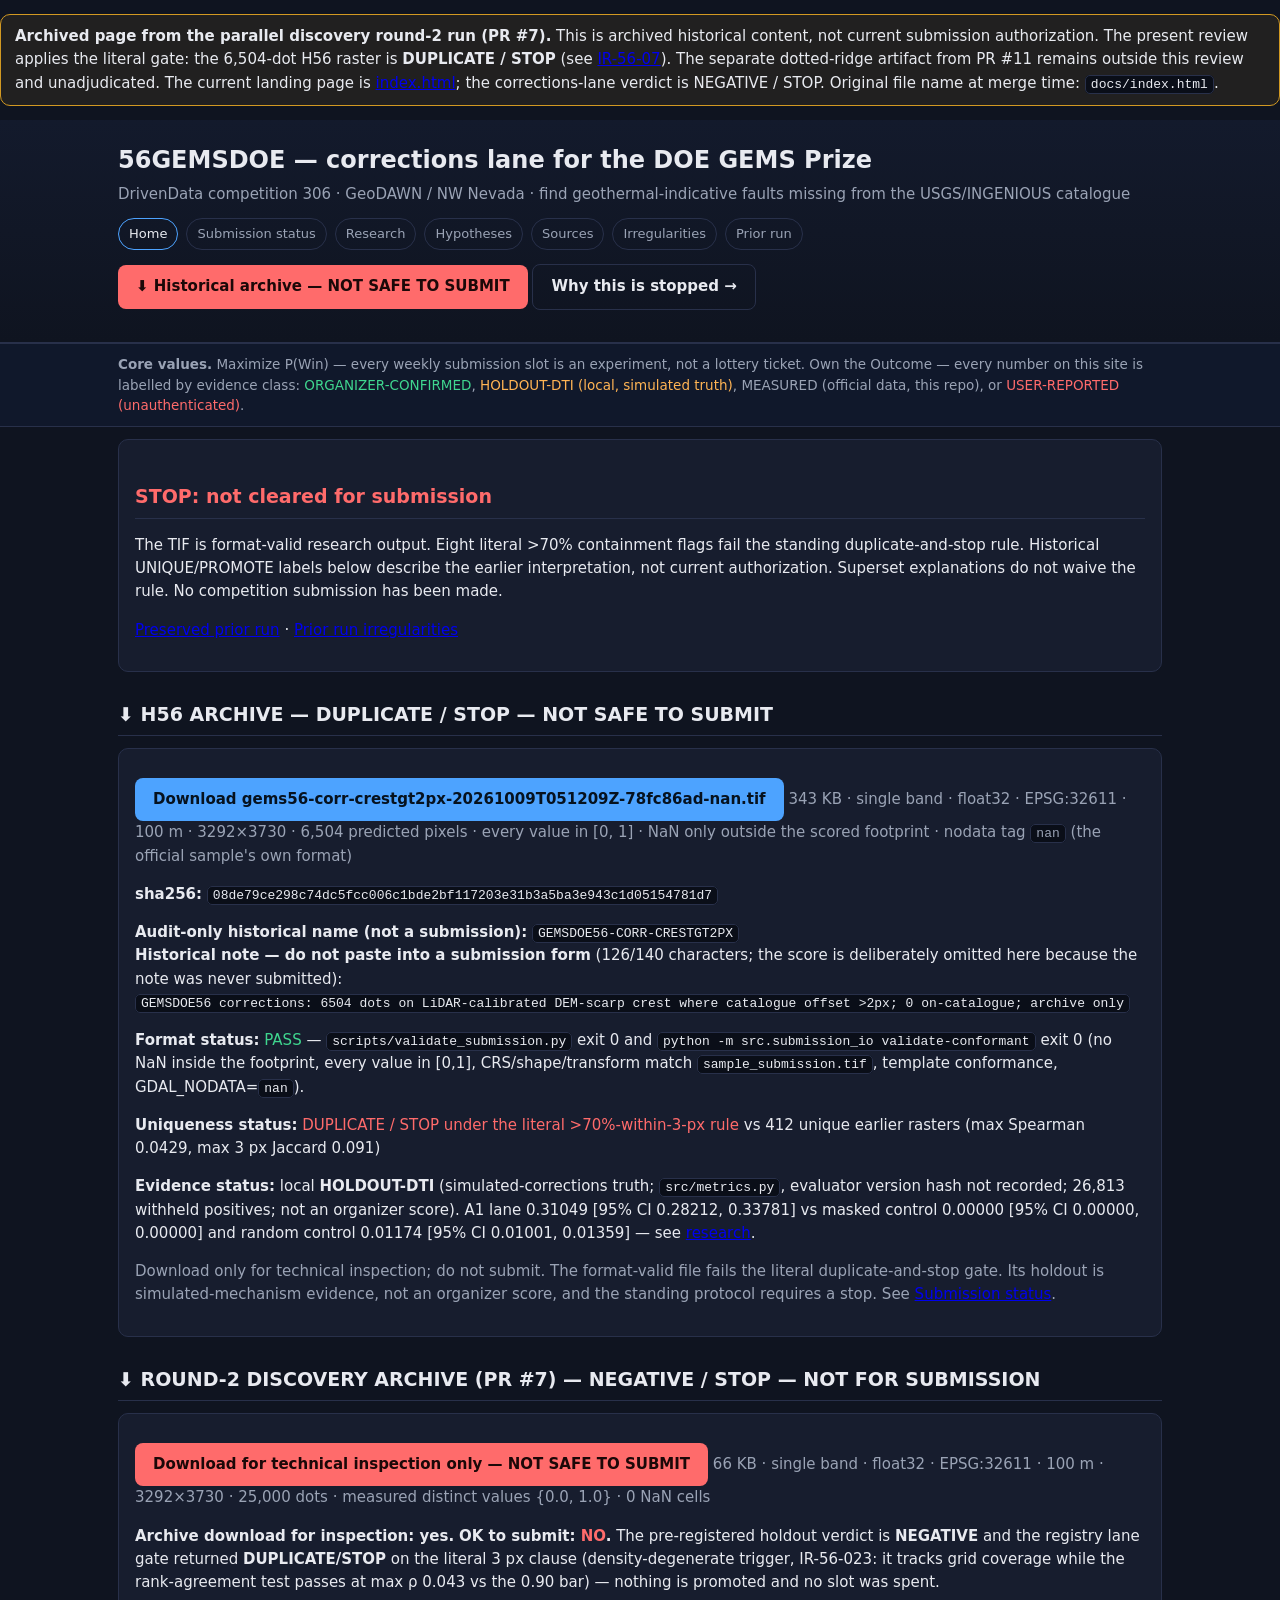
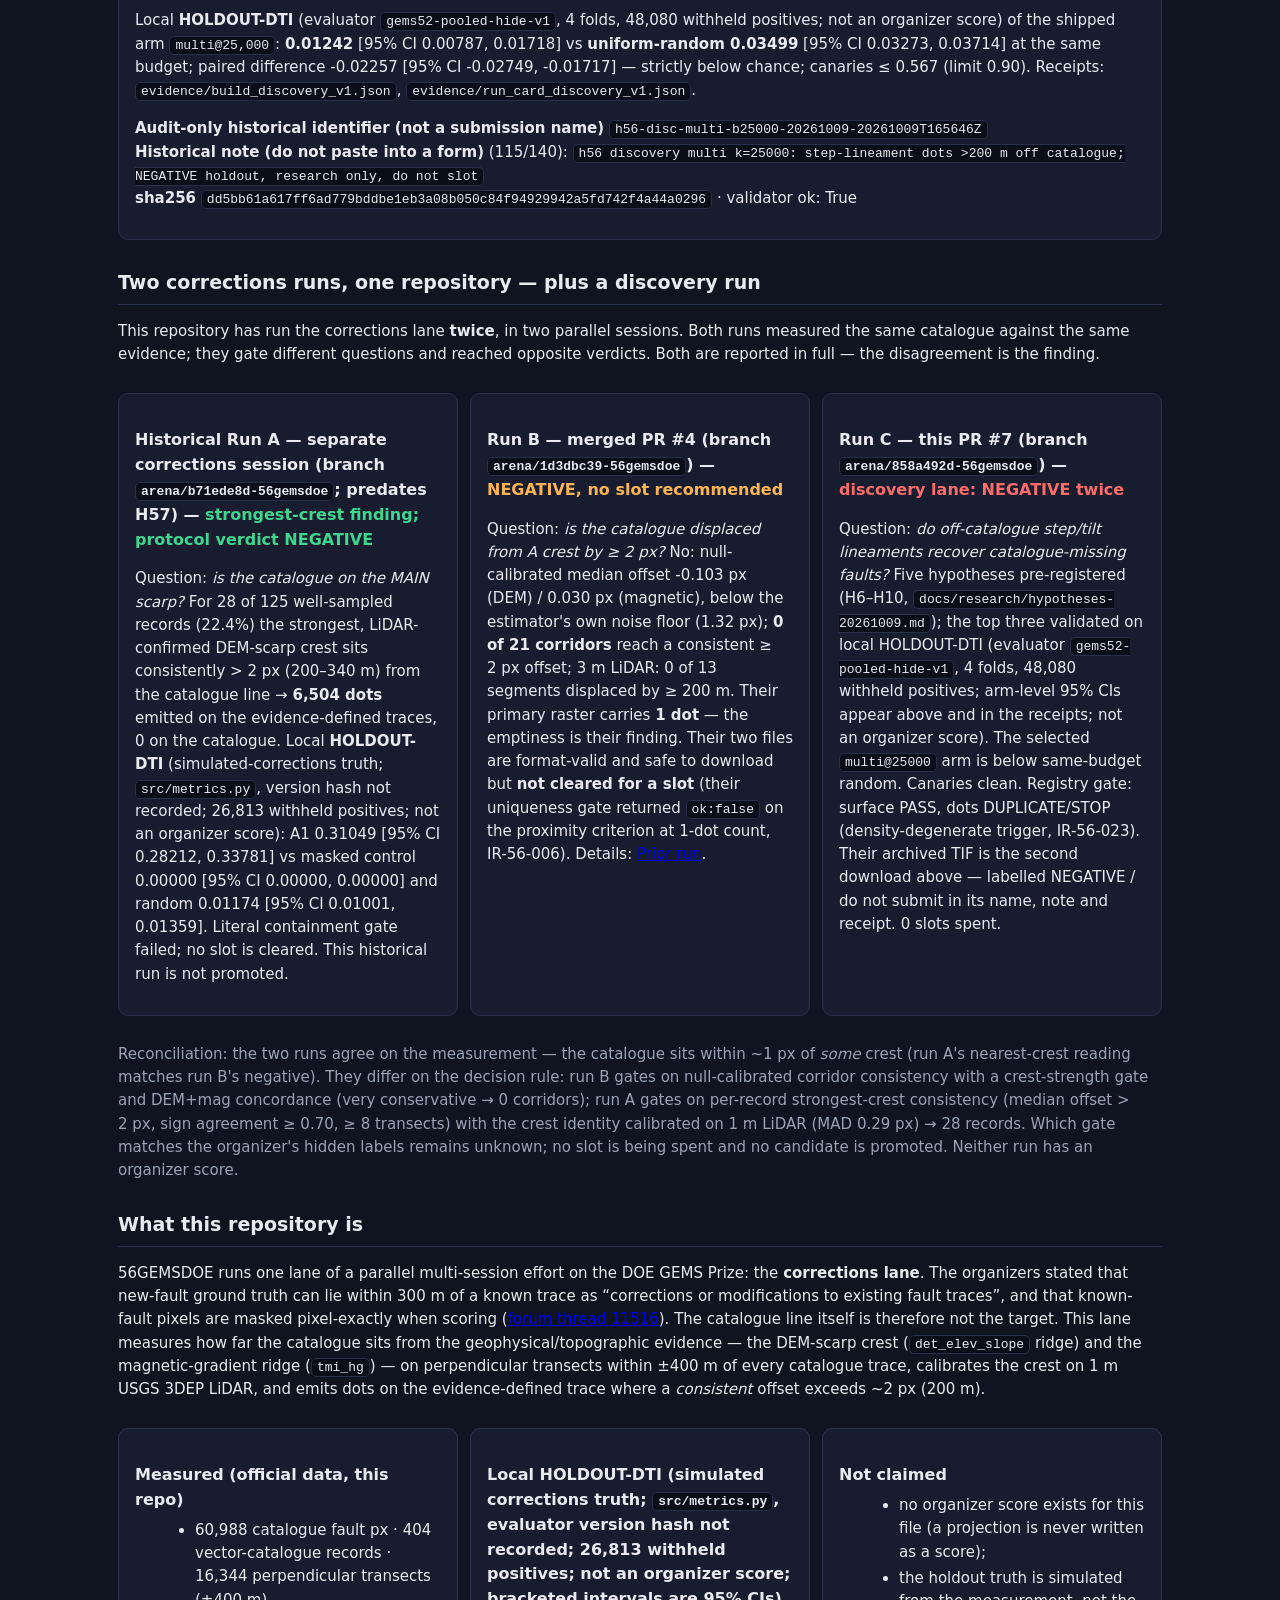
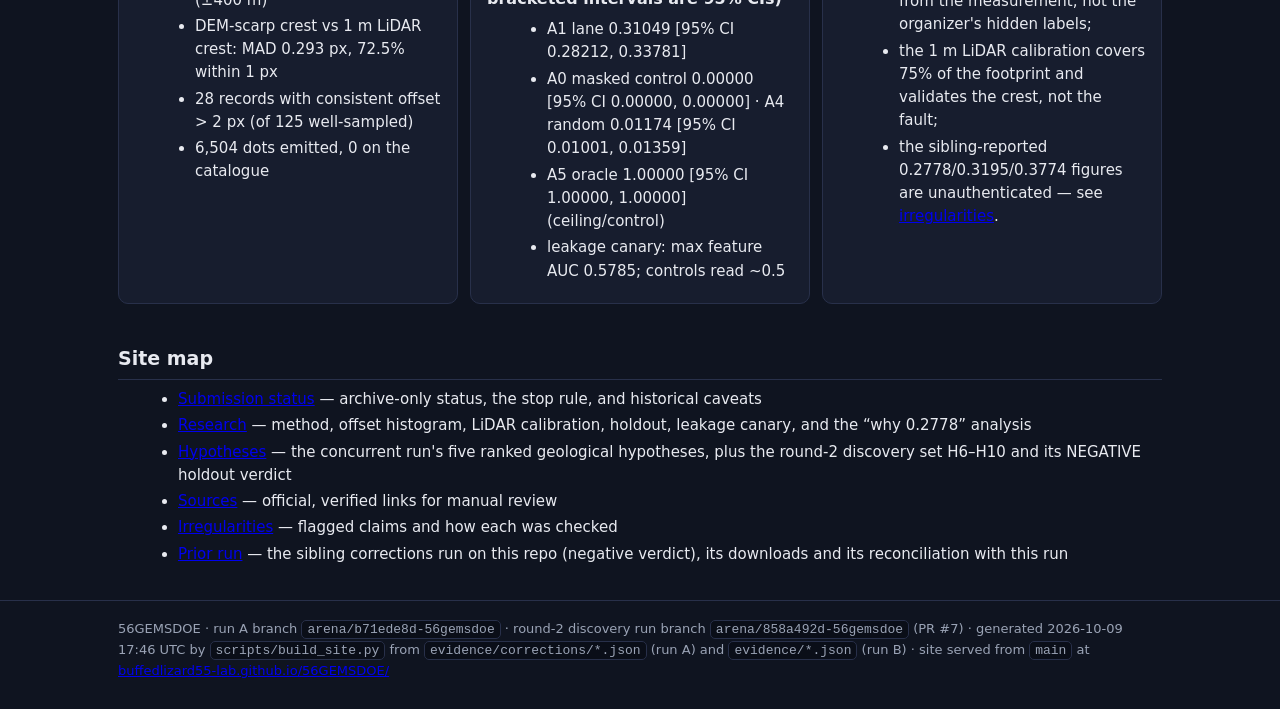
<file: docs/discovery-index.html>
<!doctype html><html lang=en><head><meta charset=utf-8>
<meta name=viewport content="width=device-width,initial-scale=1">
<title>Home · 56GEMSDOE</title><style>
:root{--bg:#0f1420;--fg:#e8eaf0;--mut:#9aa3b5;--acc:#4da3ff;--ok:#3fd68f;--warn:#ffb454;--bad:#ff6b6b;--card:#171d2e;--line:#28304a}
*{box-sizing:border-box}
body{margin:0;background:var(--bg);color:var(--fg);font:15px/1.55 system-ui,-apple-system,Segoe UI,Roboto,sans-serif}
.wrap{max-width:1080px;margin:0 auto;padding:0 18px}
header.top{background:linear-gradient(180deg,#131a2c,#0f1420);border-bottom:1px solid var(--line);padding:22px 0 18px}
h1{font-size:24px;margin:0 0 4px}
h2{font-size:19px;margin:28px 0 8px;border-bottom:1px solid var(--line);padding-bottom:6px}
h3{font-size:16px;margin:20px 0 6px}
nav{display:flex;flex-wrap:wrap;gap:8px;margin:12px 0}
nav a{color:var(--mut);text-decoration:none;padding:5px 10px;border:1px solid var(--line);border-radius:16px;font-size:13px}
nav a.active,nav a:hover{color:var(--fg);border-color:var(--acc)}
.dlbtn{margin:14px 0}
.btn{display:inline-block;background:var(--acc);color:#06121f;font-weight:600;text-decoration:none;padding:10px 18px;border-radius:8px}
.btn.alt{background:transparent;color:var(--fg);border:1px solid var(--line)}
.btn.stop{background:var(--bad);color:#1c0808}
.btn:hover{filter:brightness(1.1)}
.card{background:var(--card);border:1px solid var(--line);border-radius:10px;padding:14px 16px;margin:12px 0}
.grid{display:grid;grid-template-columns:repeat(auto-fit,minmax(300px,1fr));gap:12px}
.mut{color:var(--mut)}
.ok{color:var(--ok)}.warn{color:var(--warn)}.bad{color:var(--bad)}
code{background:#0a0e18;border:1px solid var(--line);border-radius:5px;padding:1px 5px;font-size:13px}
pre{background:#0a0e18;border:1px solid var(--line);border-radius:8px;padding:12px;overflow:auto;font-size:12.5px}
table{border-collapse:collapse;width:100%;font-size:13.5px;margin:10px 0}
th,td{border:1px solid var(--line);padding:6px 9px;text-align:left;vertical-align:top}
th{background:#131a2c}
img{max-width:100%;border:1px solid var(--line);border-radius:8px}
.values{background:#10182b;border-top:1px solid var(--line);border-bottom:1px solid var(--line);padding:10px 0;font-size:13.5px;color:var(--mut)}
footer{border-top:1px solid var(--line);margin-top:34px;padding:18px 0 30px;color:var(--mut);font-size:13px}
.tag{display:inline-block;font-size:11px;border:1px solid var(--line);border-radius:10px;padding:1px 8px;color:var(--mut);margin-right:5px}
ul{margin:6px 0 6px 20px}li{margin:3px 0}
</style></head><body><div style='border:1px solid #d29922;background:rgba(210,153,34,.09);padding:10px 14px;border-radius:10px;margin:14px 0'><b>Archived page from the parallel discovery round-2 run (PR&nbsp;#7).</b> This is archived historical content, not current submission authorization. The present review applies the literal gate: the 6,504-dot H56 raster is <b>DUPLICATE / STOP</b> (see <a href='irregularities.html'>IR-56-07</a>). The separate dotted-ridge artifact from PR&nbsp;#11 remains outside this review and unadjudicated. The current landing page is <a href='index.html'>index.html</a>; the corrections-lane verdict is NEGATIVE / STOP. Original file name at merge time: <code>docs/index.html</code>.</div>
<header class=top><div class=wrap>
<h1>56GEMSDOE &mdash; corrections lane for the DOE GEMS Prize</h1>
<div class=mut>DrivenData competition 306 · GeoDAWN / NW Nevada · find geothermal-indicative
faults missing from the USGS/INGENIOUS catalogue</div>
<nav><a href="index.html" class=active>Home</a><a href="executive-summary.html">Submission status</a><a href="research.html">Research</a><a href="hypotheses.html">Hypotheses</a><a href="sources.html">Sources</a><a href="irregularities.html">Irregularities</a><a href="prior-run.html">Prior run</a></nav><div class="dlbtn"><a class="btn stop" href="downloads/gems56-corr-crestgt2px-20261009T051209Z-78fc86ad-nan.tif">&#11015; Historical archive — NOT SAFE TO SUBMIT</a> <a class="btn alt" href="prior-irregularities.html">Why this is stopped &rarr;</a></div>
</div></header>
<div class=values><div class=wrap><b>Core values.</b> Maximize P(Win) &mdash; every weekly
submission slot is an experiment, not a lottery ticket. Own the Outcome &mdash; every number
on this site is labelled by evidence class: <span class=ok>ORGANIZER-CONFIRMED</span>,
<span class=warn>HOLDOUT-DTI (local, simulated truth)</span>, <span class=mut>MEASURED (official
data, this repo)</span>, or <span class=bad>USER-REPORTED (unauthenticated)</span>.</div></div>
<main class=wrap><div class=card><h2 class=bad>STOP: not cleared for submission</h2>
<p>The TIF is format-valid research output. Eight literal &gt;70% containment flags fail
 the standing duplicate-and-stop rule. Historical UNIQUE/PROMOTE labels below describe
 the earlier interpretation, not current authorization. Superset explanations do not waive
 the rule. No competition submission has been made.</p>
<p><a href="prior-run.html">Preserved prior run</a> ·
<a href="prior-irregularities.html">Prior run irregularities</a></p></div>
<h2>&#11015;&nbsp;H56 ARCHIVE — DUPLICATE / STOP — NOT SAFE TO SUBMIT</h2>
<div class=card>
<p><a class="btn" href="downloads/gems56-corr-crestgt2px-20261009T051209Z-78fc86ad-nan.tif">Download gems56-corr-crestgt2px-20261009T051209Z-78fc86ad-nan.tif</a>
<span class=mut>343 KB · single band · float32 · EPSG:32611 · 100 m ·
3292&times;3730 · 6,504 predicted pixels · every value in [0, 1] · NaN only outside the
scored footprint · nodata tag <code>nan</code> (the official sample's own format)</span></p>
<p><b>sha256:</b> <code>08de79ce298c74dc5fcc006c1bde2bf117203e31b3a5ba3e943c1d05154781d7</code></p>
<p><b>Audit-only historical name (not a submission):</b> <code>GEMSDOE56-CORR-CRESTGT2PX</code><br>
<b>Historical note — do not paste into a submission form</b>
(126/140 characters; the score is deliberately omitted here because the note was never submitted):<br><code>GEMSDOE56 corrections: 6504 dots on LiDAR-calibrated DEM-scarp crest where catalogue offset &gt;2px; 0 on-catalogue; archive only</code></p>
<p><b>Format status:</b> <span class=ok>PASS</span> &mdash; <code>scripts/validate_submission.py</code>
exit 0 and <code>python -m src.submission_io validate-conformant</code> exit 0
(no NaN inside the footprint, every value in [0,1], CRS/shape/transform match
<code>sample_submission.tif</code>, template conformance, GDAL_NODATA=<code>nan</code>).</p>
<p><b>Uniqueness status:</b> <span class=bad>DUPLICATE / STOP under the literal &gt;70%-within-3-px rule</span> vs 412 unique earlier rasters (max Spearman 0.0429, max 3&nbsp;px Jaccard 0.091)</p>
<p><b>Evidence status:</b> local <b>HOLDOUT-DTI</b> (simulated-corrections truth;
<code>src/metrics.py</code>, evaluator version hash not recorded; 26,813 withheld positives;
not an organizer score). A1 lane 0.31049 [95% CI 0.28212, 0.33781] vs masked control
0.00000 [95% CI 0.00000, 0.00000] and random control 0.01174
[95% CI 0.01001, 0.01359] &mdash; see <a href="research.html">research</a>.</p>
<p class=mut>Download only for technical inspection; do not submit. The format-valid file fails the
literal duplicate-and-stop gate. Its holdout is simulated-mechanism evidence, not an organizer
score, and the standing protocol requires a stop. See <a href="executive-summary.html">Submission status</a>.</p>
</div>


<h2>&#11015;&nbsp;ROUND-2 DISCOVERY ARCHIVE (PR #7) &mdash; NEGATIVE / STOP &mdash; NOT FOR SUBMISSION</h2>
<div class=card>
<p><a class="btn stop" href="downloads/h56-disc-multi-b25000-20261009-20261009T165646Z.tif">Download for technical inspection only &mdash; NOT SAFE TO SUBMIT</a>
<span class=mut>66 KB · single band · float32 · EPSG:32611 ·
100 m · 3292&times;3730 · 25,000 dots · measured distinct values {0.0, 1.0} ·
0 NaN cells</span></p>
<p><b>Archive download for inspection: yes.</b> <b>OK to submit: <span class=bad>NO</span>.</b>
The pre-registered holdout verdict is <b>NEGATIVE</b> and the registry lane gate returned
<b>DUPLICATE/STOP</b> on the literal 3&nbsp;px clause (density-degenerate trigger, IR-56-023: it
tracks grid coverage while the rank-agreement test passes at max &rho; 0.043 vs the 0.90 bar)
&mdash; nothing is promoted and no slot was spent.</p>
<p>Local <b>HOLDOUT-DTI</b> (evaluator <code>gems52-pooled-hide-v1</code>, 4 folds,
48,080 withheld positives; not an organizer score) of the shipped arm <code>multi@25,000</code>:
<b>0.01242</b> [95% CI 0.00787, 0.01718] vs <b>uniform-random 0.03499</b>
[95% CI 0.03273, 0.03714] at the same budget; paired difference -0.02257
[95% CI -0.02749, -0.01717] &mdash; strictly below chance; canaries
&le; 0.567 (limit 0.90). Receipts:
<code>evidence/build_discovery_v1.json</code>, <code>evidence/run_card_discovery_v1.json</code>.</p>
<p><b>Audit-only historical identifier (not a submission name)</b> <code>h56-disc-multi-b25000-20261009-20261009T165646Z</code><br>
<b>Historical note (do not paste into a form)</b> (115/140): <code>h56 discovery multi k=25000: step-lineament dots &gt;200 m off catalogue; NEGATIVE holdout, research only, do not slot</code><br>
<b>sha256</b> <code>dd5bb61a617ff6ad779bddbe1eb3a08b050c84f94929942a5fd742f4a44a0296</code> · validator ok:
True</p>
</div>

<h2>Two corrections runs, one repository &mdash; plus a discovery run</h2>
<p>This repository has run the corrections lane <b>twice</b>, in two parallel sessions.
Both runs measured the same catalogue against the same evidence; they gate different
questions and reached opposite verdicts. Both are reported in full &mdash; the disagreement
is the finding.</p>
<div class=grid>
<div class=card><h3>Historical Run A &mdash; separate corrections session (branch <code>arena/b71ede8d-56gemsdoe</code>; predates H57) &mdash; <span class=ok>strongest-crest finding; protocol verdict NEGATIVE</span></h3>
<p>Question: <em>is the catalogue on the MAIN scarp?</em> For 28 of 125 well-sampled records
(22.4%) the strongest, LiDAR-confirmed DEM-scarp crest sits consistently &gt; 2&nbsp;px
(200&ndash;340&nbsp;m) from the catalogue line &rarr; <b>6,504 dots</b> emitted on the
evidence-defined traces, 0 on the catalogue. Local <b>HOLDOUT-DTI</b> (simulated-corrections
truth; <code>src/metrics.py</code>, version hash not recorded; 26,813 withheld positives;
not an organizer score): A1 0.31049 [95% CI 0.28212, 0.33781] vs masked control
0.00000 [95% CI 0.00000, 0.00000] and random 0.01174 [95% CI 0.01001, 0.01359].
Literal containment gate failed; no slot is cleared. This historical run is not promoted.</p></div>
<div class=card><h3>Run B &mdash; merged PR #4 (branch <code>arena/1d3dbc39-56gemsdoe</code>) &mdash; <span class=warn>NEGATIVE, no slot recommended</span></h3>
<p>Question: <em>is the catalogue displaced from A crest by &ge; 2&nbsp;px?</em> No:
null-calibrated median offset -0.103&nbsp;px (DEM) /
0.030&nbsp;px (magnetic), below the estimator's own noise floor
(1.32&nbsp;px); <b>0 of 21
corridors</b> reach a consistent &ge; 2&nbsp;px offset; 3&nbsp;m LiDAR: 0 of
13 segments displaced by &ge; 200&nbsp;m. Their primary raster carries
<b>1 dot</b> &mdash; the emptiness is their finding. Their two
files are format-valid and safe to download but <b>not cleared for a slot</b> (their
uniqueness gate returned <code>ok:false</code> on the proximity criterion at 1-dot count,
IR-56-006). Details: <a href="prior-run.html">Prior run</a>.</p></div>
<div class=card><h3>Run C &mdash; this PR #7 (branch <code>arena/858a492d-56gemsdoe</code>) &mdash; <span class=bad>discovery lane: NEGATIVE twice</span></h3>
<p>Question: <em>do off-catalogue step/tilt lineaments recover catalogue-missing faults?</em>
Five hypotheses pre-registered (H6&ndash;H10, <code>docs/research/hypotheses-20261009.md</code>);
the top three validated on local HOLDOUT-DTI (evaluator <code>gems52-pooled-hide-v1</code>,
4 folds, 48,080 withheld positives; arm-level 95% CIs appear above and in the receipts;
not an organizer score). The selected <code>multi@25000</code> arm is below same-budget random.
Canaries clean. Registry gate: surface PASS, dots
DUPLICATE/STOP (density-degenerate trigger, IR-56-023).
Their archived TIF is the second download above &mdash; labelled NEGATIVE / do not submit in
its name, note and receipt. 0 slots spent.</p></div>
</div>
<p class=mut>Reconciliation: the two runs agree on the measurement &mdash; the catalogue sits
within ~1&nbsp;px of <em>some</em> crest (run A's nearest-crest reading matches run B's
negative). They differ on the decision rule: run B gates on null-calibrated corridor
consistency with a crest-strength gate and DEM+mag concordance (very conservative &rarr;
0 corridors); run A gates on per-record strongest-crest consistency (median offset
&gt; 2&nbsp;px, sign agreement &ge; 0.70, &ge; 8 transects) with the crest identity
calibrated on 1&nbsp;m LiDAR (MAD 0.29&nbsp;px) &rarr; 28 records. Which gate matches the organizer's hidden labels remains unknown; no slot is being
spent and no candidate is promoted. Neither run has an organizer score.</p>

<h2>What this repository is</h2>
<p>56GEMSDOE runs one lane of a parallel multi-session effort on the DOE GEMS Prize: the
<b>corrections lane</b>. The organizers stated that new-fault ground truth can lie within
300&nbsp;m of a known trace as &ldquo;corrections or modifications to existing fault
traces&rdquo;, and that known-fault pixels are masked pixel-exactly when scoring
(<a href="https://community.drivendata.org/t/scoring-clarification-are-known-usgs-ingenious-faults-masked-when-scoring-and-are-they-in-the-final-round-label-set/11516">forum thread 11516</a>).
The catalogue line itself is therefore not the target. This lane measures how far the
catalogue sits from the geophysical/topographic evidence &mdash; the DEM-scarp crest
(<code>det_elev_slope</code> ridge) and the magnetic-gradient ridge (<code>tmi_hg</code>)
&mdash; on perpendicular transects within &plusmn;400&nbsp;m of every catalogue trace,
calibrates the crest on 1&nbsp;m USGS 3DEP LiDAR, and emits dots on the evidence-defined
trace where a <em>consistent</em> offset exceeds ~2&nbsp;px (200&nbsp;m).</p>
<div class=grid>
<div class=card><h3>Measured (official data, this repo)</h3><ul>
<li>60,988 catalogue fault px · 404 vector-catalogue
records · 16,344 perpendicular transects (&plusmn;400&nbsp;m)</li>
<li>DEM-scarp crest vs 1&nbsp;m LiDAR crest: MAD 0.293&nbsp;px,
72.5% within 1&nbsp;px</li>
<li>28 records with consistent offset &gt; 2&nbsp;px (of 125 well-sampled)</li>
<li>6,504 dots emitted, 0 on the catalogue</li></ul></div>
<div class=card><h3>Local HOLDOUT-DTI (simulated corrections truth; <code>src/metrics.py</code>, evaluator version hash not recorded; 26,813 withheld positives; not an organizer score; bracketed intervals are 95% CIs)</h3><ul>
<li>A1 lane 0.31049 [95% CI 0.28212, 0.33781]</li>
<li>A0 masked control 0.00000 [95% CI 0.00000, 0.00000] · A4 random 0.01174 [95% CI 0.01001, 0.01359]</li>
<li>A5 oracle 1.00000 [95% CI 1.00000, 1.00000] (ceiling/control)</li>
<li>leakage canary: max feature AUC 0.5785; controls read ~0.5</li></ul></div>
<div class=card><h3>Not claimed</h3><ul>
<li>no organizer score exists for this file (a projection is never written as a score);</li>
<li>the holdout truth is simulated from the measurement, not the organizer's hidden labels;</li>
<li>the 1&nbsp;m LiDAR calibration covers 75% of the footprint and validates the crest,
not the fault;</li>
<li>the sibling-reported 0.2778/0.3195/0.3774 figures are unauthenticated &mdash; see
<a href="irregularities.html">irregularities</a>.</li></ul></div>
</div>
<h2>Site map</h2>
<ul>
<li><a href="executive-summary.html">Submission status</a> &mdash; archive-only status, the stop rule, and historical caveats</li>
<li><a href="research.html">Research</a> &mdash; method, offset histogram, LiDAR calibration, holdout, leakage canary, and the &ldquo;why 0.2778&rdquo; analysis</li>
<li><a href="hypotheses.html">Hypotheses</a> &mdash; the concurrent run's five ranked geological hypotheses, plus the round-2 discovery set H6&ndash;H10 and its NEGATIVE holdout verdict</li>
<li><a href="sources.html">Sources</a> &mdash; official, verified links for manual review</li>
<li><a href="irregularities.html">Irregularities</a> &mdash; flagged claims and how each was checked</li>
<li><a href="prior-run.html">Prior run</a> &mdash; the sibling corrections run on this repo (negative verdict), its downloads and its reconciliation with this run</li>
</ul>
</main>
<footer><div class=wrap>56GEMSDOE · run A branch <code>arena/b71ede8d-56gemsdoe</code> ·
round-2 discovery run branch <code>arena/858a492d-56gemsdoe</code> (PR #7) ·
generated 2026-10-09 17:46 UTC by
<code>scripts/build_site.py</code> from <code>evidence/corrections/*.json</code> (run A)
and <code>evidence/*.json</code> (run B) ·
site served from <code>main</code> at
<a href="https://buffedlizard55-lab.github.io/56GEMSDOE/docs/index.html">buffedlizard55-lab.github.io/56GEMSDOE/</a></div></footer>
</body></html>
</file>
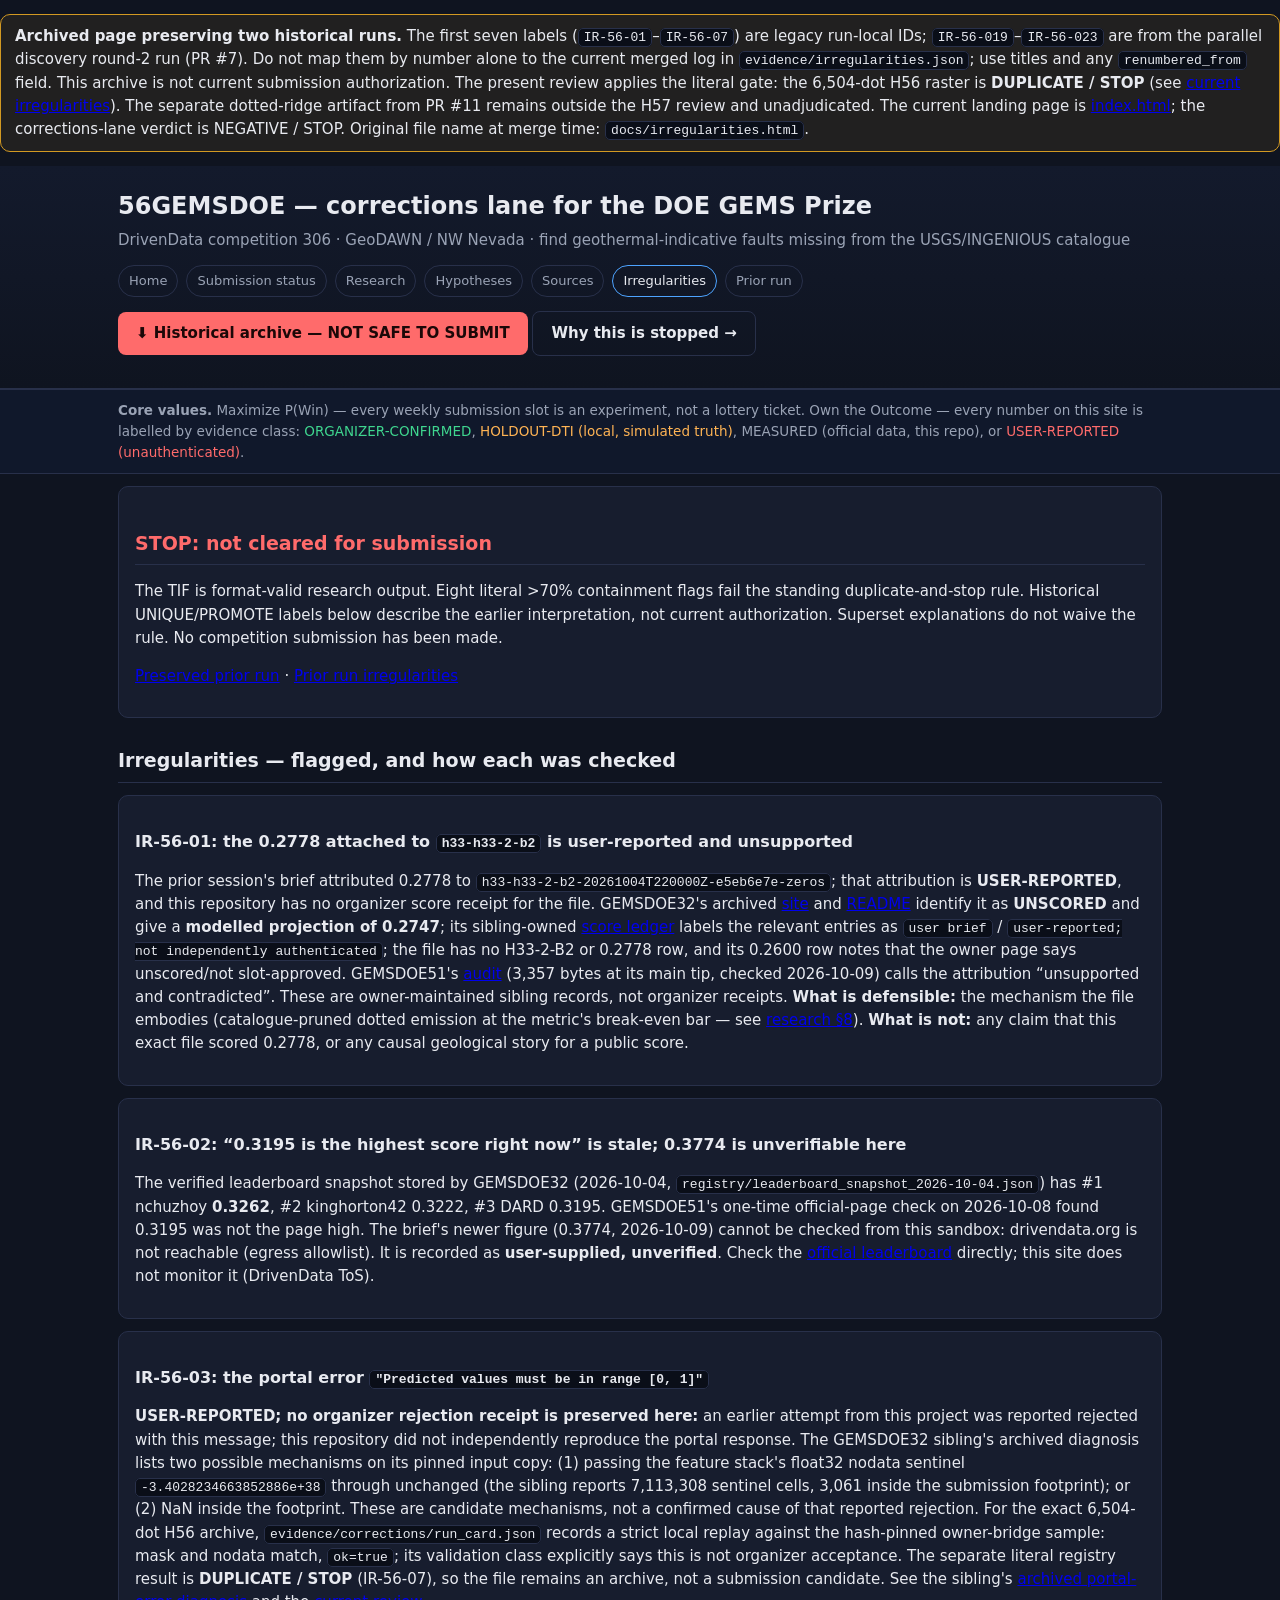
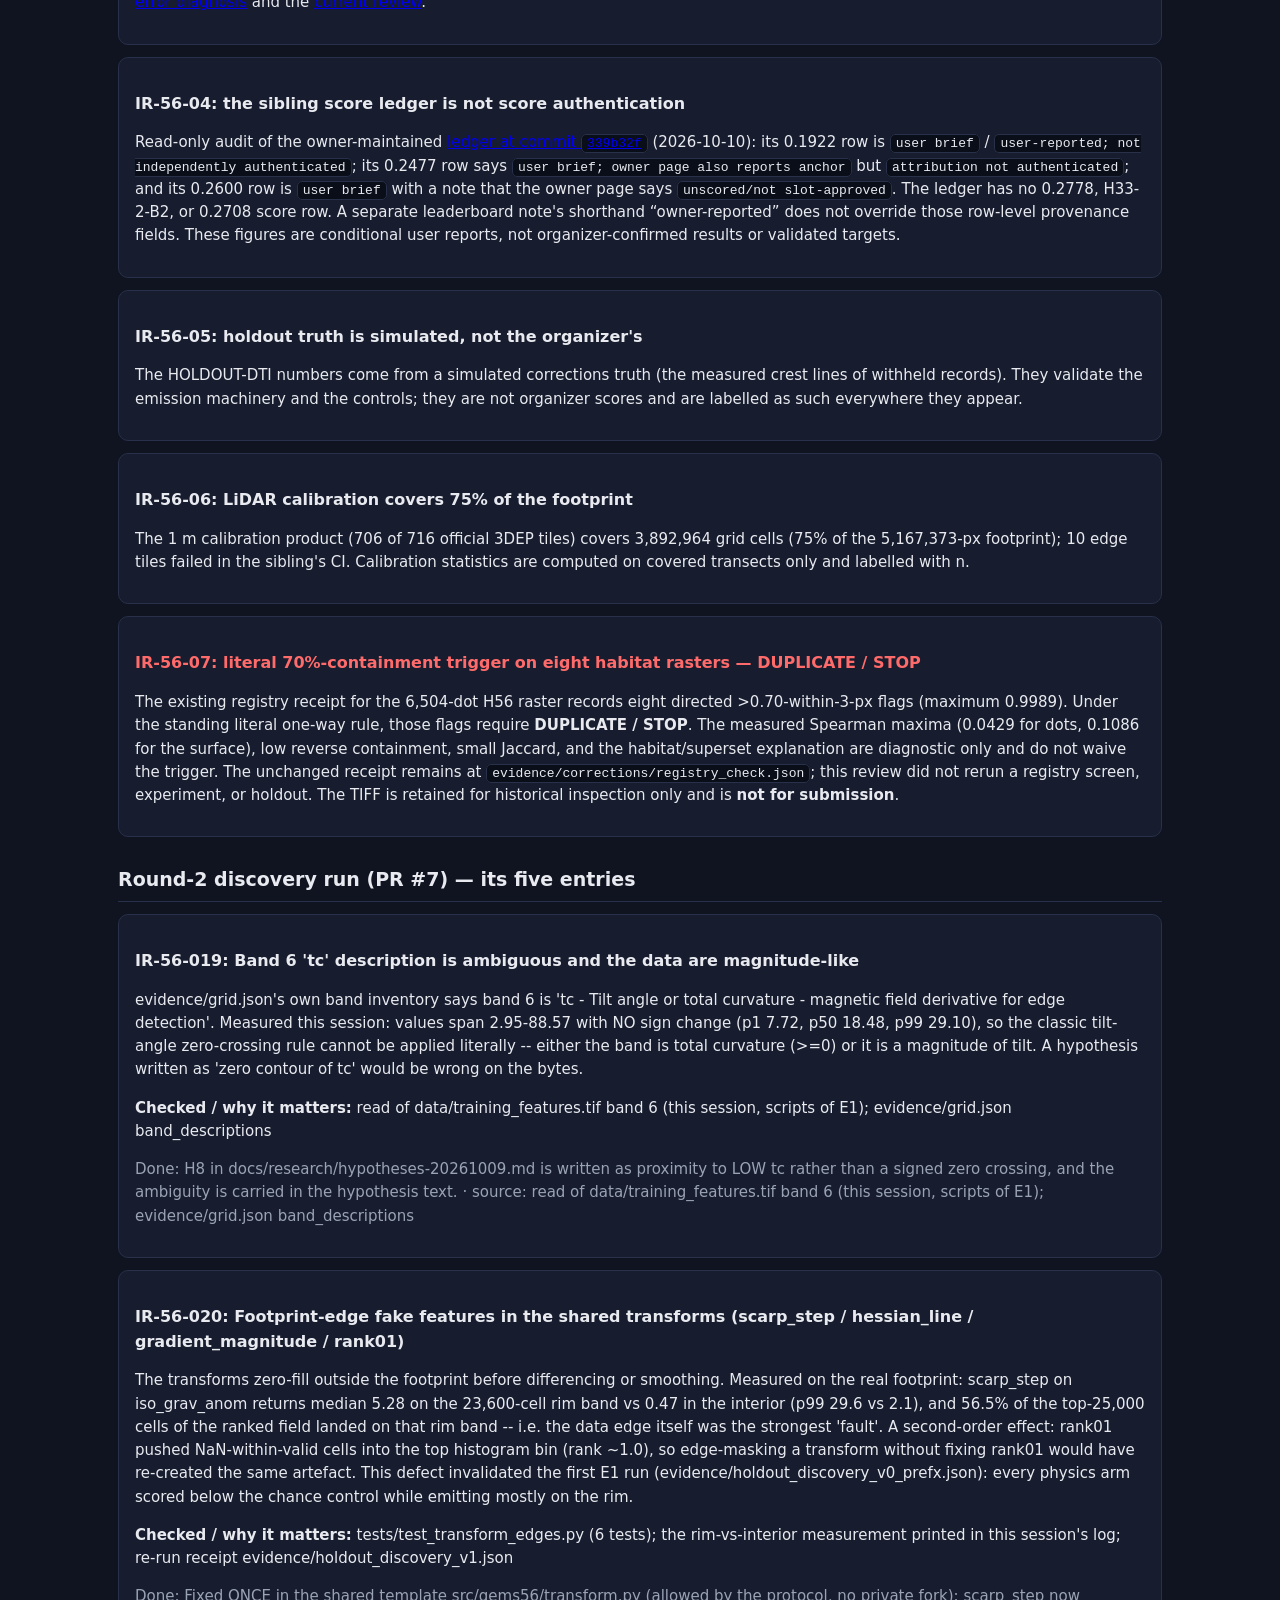
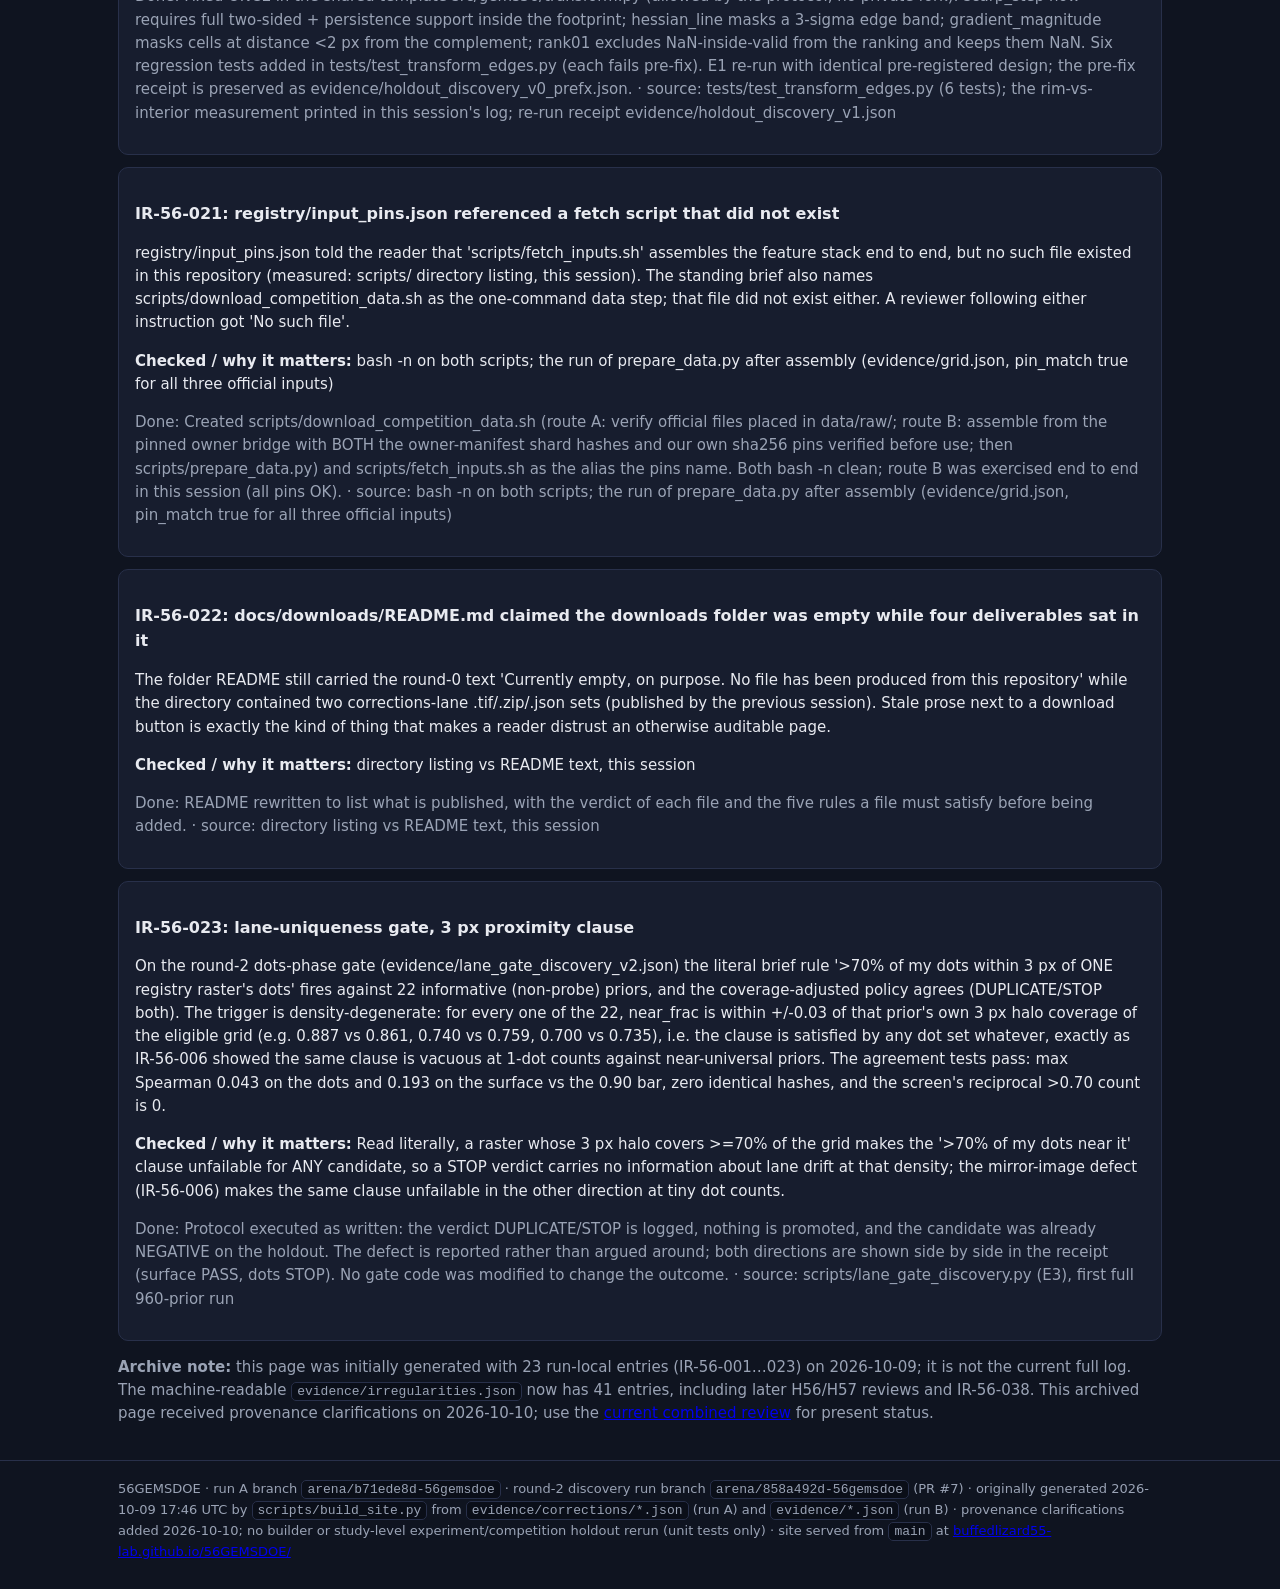
<file: docs/discovery-irregularities.html>
<!doctype html><html lang=en><head><meta charset=utf-8>
<meta name=viewport content="width=device-width,initial-scale=1">
<title>Irregularities · 56GEMSDOE</title><style>
:root{--bg:#0f1420;--fg:#e8eaf0;--mut:#9aa3b5;--acc:#4da3ff;--ok:#3fd68f;--warn:#ffb454;--bad:#ff6b6b;--card:#171d2e;--line:#28304a}
*{box-sizing:border-box}
body{margin:0;background:var(--bg);color:var(--fg);font:15px/1.55 system-ui,-apple-system,Segoe UI,Roboto,sans-serif}
.wrap{max-width:1080px;margin:0 auto;padding:0 18px}
header.top{background:linear-gradient(180deg,#131a2c,#0f1420);border-bottom:1px solid var(--line);padding:22px 0 18px}
h1{font-size:24px;margin:0 0 4px}
h2{font-size:19px;margin:28px 0 8px;border-bottom:1px solid var(--line);padding-bottom:6px}
h3{font-size:16px;margin:20px 0 6px}
nav{display:flex;flex-wrap:wrap;gap:8px;margin:12px 0}
nav a{color:var(--mut);text-decoration:none;padding:5px 10px;border:1px solid var(--line);border-radius:16px;font-size:13px}
nav a.active,nav a:hover{color:var(--fg);border-color:var(--acc)}
.dlbtn{margin:14px 0}
.btn{display:inline-block;background:var(--acc);color:#06121f;font-weight:600;text-decoration:none;padding:10px 18px;border-radius:8px}
.btn.alt{background:transparent;color:var(--fg);border:1px solid var(--line)}
.btn.stop{background:var(--bad);color:#1c0808}
.btn:hover{filter:brightness(1.1)}
.card{background:var(--card);border:1px solid var(--line);border-radius:10px;padding:14px 16px;margin:12px 0}
.grid{display:grid;grid-template-columns:repeat(auto-fit,minmax(300px,1fr));gap:12px}
.mut{color:var(--mut)}
.ok{color:var(--ok)}.warn{color:var(--warn)}.bad{color:var(--bad)}
code{background:#0a0e18;border:1px solid var(--line);border-radius:5px;padding:1px 5px;font-size:13px}
pre{background:#0a0e18;border:1px solid var(--line);border-radius:8px;padding:12px;overflow:auto;font-size:12.5px}
table{border-collapse:collapse;width:100%;font-size:13.5px;margin:10px 0}
th,td{border:1px solid var(--line);padding:6px 9px;text-align:left;vertical-align:top}
th{background:#131a2c}
img{max-width:100%;border:1px solid var(--line);border-radius:8px}
.values{background:#10182b;border-top:1px solid var(--line);border-bottom:1px solid var(--line);padding:10px 0;font-size:13.5px;color:var(--mut)}
footer{border-top:1px solid var(--line);margin-top:34px;padding:18px 0 30px;color:var(--mut);font-size:13px}
.tag{display:inline-block;font-size:11px;border:1px solid var(--line);border-radius:10px;padding:1px 8px;color:var(--mut);margin-right:5px}
ul{margin:6px 0 6px 20px}li{margin:3px 0}
</style></head><body><div style='border:1px solid #d29922;background:rgba(210,153,34,.09);padding:10px 14px;border-radius:10px;margin:14px 0'><b>Archived page preserving two historical runs.</b> The first seven labels (<code>IR-56-01</code>–<code>IR-56-07</code>) are legacy run-local IDs; <code>IR-56-019</code>–<code>IR-56-023</code> are from the parallel discovery round-2 run (PR&nbsp;#7). Do not map them by number alone to the current merged log in <code>evidence/irregularities.json</code>; use titles and any <code>renumbered_from</code> field. This archive is not current submission authorization. The present review applies the literal gate: the 6,504-dot H56 raster is <b>DUPLICATE / STOP</b> (see <a href='irregularities.html'>current irregularities</a>). The separate dotted-ridge artifact from PR&nbsp;#11 remains outside the H57 review and unadjudicated. The current landing page is <a href='index.html'>index.html</a>; the corrections-lane verdict is NEGATIVE / STOP. Original file name at merge time: <code>docs/irregularities.html</code>.</div>
<header class=top><div class=wrap>
<h1>56GEMSDOE &mdash; corrections lane for the DOE GEMS Prize</h1>
<div class=mut>DrivenData competition 306 · GeoDAWN / NW Nevada · find geothermal-indicative
faults missing from the USGS/INGENIOUS catalogue</div>
<nav><a href="index.html">Home</a><a href="executive-summary.html">Submission status</a><a href="research.html">Research</a><a href="hypotheses.html">Hypotheses</a><a href="sources.html">Sources</a><a href="irregularities.html" class=active>Irregularities</a><a href="prior-run.html">Prior run</a></nav><div class="dlbtn"><a class="btn stop" href="downloads/gems56-corr-crestgt2px-20261009T051209Z-78fc86ad-nan.tif">&#11015; Historical archive — NOT SAFE TO SUBMIT</a> <a class="btn alt" href="prior-irregularities.html">Why this is stopped &rarr;</a></div>
</div></header>
<div class=values><div class=wrap><b>Core values.</b> Maximize P(Win) &mdash; every weekly
submission slot is an experiment, not a lottery ticket. Own the Outcome &mdash; every number
on this site is labelled by evidence class: <span class=ok>ORGANIZER-CONFIRMED</span>,
<span class=warn>HOLDOUT-DTI (local, simulated truth)</span>, <span class=mut>MEASURED (official
data, this repo)</span>, or <span class=bad>USER-REPORTED (unauthenticated)</span>.</div></div>
<main class=wrap><div class=card><h2 class=bad>STOP: not cleared for submission</h2>
<p>The TIF is format-valid research output. Eight literal &gt;70% containment flags fail
 the standing duplicate-and-stop rule. Historical UNIQUE/PROMOTE labels below describe
 the earlier interpretation, not current authorization. Superset explanations do not waive
 the rule. No competition submission has been made.</p>
<p><a href="prior-run.html">Preserved prior run</a> ·
<a href="prior-irregularities.html">Prior run irregularities</a></p></div>
<h2>Irregularities &mdash; flagged, and how each was checked</h2>
<div class=card><h3>IR-56-01: the 0.2778 attached to <code>h33-h33-2-b2</code> is user-reported and unsupported</h3>
<p>The prior session's brief attributed 0.2778 to <code>h33-h33-2-b2-20261004T220000Z-e5eb6e7e-zeros</code>; that attribution is <b>USER-REPORTED</b>, and this repository has no organizer score receipt for the file. GEMSDOE32's archived <a href="https://buffedlizard55-lab.github.io/GEMSDOE32/docs/index.html">site</a> and <a href="https://github.com/buffedlizard55-lab/GEMSDOE32/blob/main/README.md">README</a> identify it as <b>UNSCORED</b> and give a <b>modelled projection of 0.2747</b>; its sibling-owned <a href="https://github.com/buffedlizard55-lab/GEMSDOE32/blob/339b32f61942e01066ced40fae6fd4d775f4ecad/docs/score-ledger.csv">score ledger</a> labels the relevant entries as <code>user brief</code> / <code>user-reported; not independently authenticated</code>; the file has no H33-2-B2 or 0.2778 row, and its 0.2600 row notes that the owner page says unscored/not slot-approved. GEMSDOE51's <a href="https://github.com/buffedlizard55-lab/GEMSDOE51/blob/main/evidence/score_attribution_audit.json">audit</a> (3,357 bytes at its main tip, checked 2026-10-09) calls the attribution &ldquo;unsupported and contradicted&rdquo;. These are owner-maintained sibling records, not organizer receipts. <b>What is defensible:</b> the mechanism the file embodies (catalogue-pruned dotted emission at the metric's break-even bar &mdash; see <a href="research.html">research &sect;8</a>). <b>What is not:</b> any claim that this exact file scored 0.2778, or any causal geological story for a public score.</p></div>
<div class=card><h3>IR-56-02: &ldquo;0.3195 is the highest score right now&rdquo; is stale; 0.3774 is unverifiable here</h3>
<p>The verified leaderboard snapshot stored by GEMSDOE32 (2026-10-04,
<code>registry/leaderboard_snapshot_2026-10-04.json</code>) has #1 nchuzhoy <b>0.3262</b>,
#2 kinghorton42 0.3222, #3 DARD 0.3195. GEMSDOE51's one-time official-page check on 2026-10-08
found 0.3195 was not the page high. The brief's newer figure (0.3774, 2026-10-09) cannot be
checked from this sandbox: drivendata.org is not reachable (egress allowlist). It is recorded
as <b>user-supplied, unverified</b>. Check the
<a href="https://www.drivendata.org/competitions/306/competition-doe-gems/leaderboard/">official leaderboard</a>
directly; this site does not monitor it (DrivenData ToS).</p></div>
<div class=card><h3>IR-56-03: the portal error <code>"Predicted values must be in range [0, 1]"</code></h3>
<p><b>USER-REPORTED; no organizer rejection receipt is preserved here:</b> an earlier attempt from this project was reported rejected with this message; this repository did not independently reproduce the portal response. The GEMSDOE32 sibling's archived diagnosis lists two possible mechanisms on its pinned input copy: (1) passing the feature stack's float32 nodata sentinel <code>-3.4028234663852886e+38</code> through unchanged (the sibling reports 7,113,308 sentinel cells, 3,061 inside the submission footprint); or (2) NaN inside the footprint. These are candidate mechanisms, not a confirmed cause of that reported rejection. For the exact 6,504-dot H56 archive, <code>evidence/corrections/run_card.json</code> records a strict local replay against the hash-pinned owner-bridge sample: mask and nodata match, <code>ok=true</code>; its validation class explicitly says this is not organizer acceptance. The separate literal registry result is <b>DUPLICATE / STOP</b> (IR-56-07), so the file remains an archive, not a submission candidate. See the sibling's <a href="https://buffedlizard55-lab.github.io/GEMSDOE32/docs/index.html">archived portal-error diagnosis</a> and the <a href="irregularities.html">current review</a>.</p></div>
<div class=card><h3>IR-56-04: the sibling score ledger is not score authentication</h3>
<p>Read-only audit of the owner-maintained <a href="https://github.com/buffedlizard55-lab/GEMSDOE32/blob/339b32f61942e01066ced40fae6fd4d775f4ecad/docs/score-ledger.csv">ledger at commit <code>339b32f</code></a> (2026-10-10): its 0.1922 row is <code>user brief</code> / <code>user-reported; not independently authenticated</code>; its 0.2477 row says <code>user brief; owner page also reports anchor</code> but <code>attribution not authenticated</code>; and its 0.2600 row is <code>user brief</code> with a note that the owner page says <code>unscored/not slot-approved</code>. The ledger has no 0.2778, H33-2-B2, or 0.2708 score row. A separate leaderboard note's shorthand &ldquo;owner-reported&rdquo; does not override those row-level provenance fields. These figures are conditional user reports, not organizer-confirmed results or validated targets.</p></div>
<div class=card><h3>IR-56-05: holdout truth is simulated, not the organizer's</h3>
<p>The HOLDOUT-DTI numbers come from a simulated corrections truth (the measured crest lines
of withheld records). They validate the emission machinery and the controls; they are not
organizer scores and are labelled as such everywhere they appear.</p></div>
<div class=card><h3>IR-56-06: LiDAR calibration covers 75% of the footprint</h3>
<p>The 1 m calibration product (706 of 716 official 3DEP tiles) covers 3,892,964 grid cells
(75% of the 5,167,373-px footprint); 10 edge tiles failed in the sibling's CI. Calibration
statistics are computed on covered transects only and labelled with n.</p></div>
<div class=card><h3 class=bad>IR-56-07: literal 70%-containment trigger on eight habitat rasters — DUPLICATE / STOP</h3>
<p>The existing registry receipt for the 6,504-dot H56 raster records eight directed
&gt;0.70-within-3-px flags (maximum 0.9989). Under the standing literal one-way rule,
those flags require <b>DUPLICATE / STOP</b>. The measured Spearman maxima (0.0429 for dots,
0.1086 for the surface), low reverse containment, small Jaccard, and the habitat/superset
explanation are diagnostic only and do not waive the trigger. The unchanged receipt remains at
<code>evidence/corrections/registry_check.json</code>; this review did not rerun a registry
screen, experiment, or holdout. The TIFF is retained for historical inspection only and is
<b>not for submission</b>.</p></div>

<h2>Round-2 discovery run (PR #7) &mdash; its five entries</h2>
<div class=card><h3>IR-56-019: Band 6 'tc' description is ambiguous and the data are magnitude-like</h3>
<p>evidence/grid.json's own band inventory says band 6 is 'tc - Tilt angle or total curvature - magnetic field derivative for edge detection'. Measured this session: values span 2.95-88.57 with NO sign change (p1 7.72, p50 18.48, p99 29.10), so the classic tilt-angle zero-crossing rule cannot be applied literally -- either the band is total curvature (&gt;=0) or it is a magnitude of tilt. A hypothesis written as 'zero contour of tc' would be wrong on the bytes.</p>
<p><b>Checked / why it matters:</b> read of data/training_features.tif band 6 (this session, scripts of E1); evidence/grid.json band_descriptions</p>
<p class=mut>Done: H8 in docs/research/hypotheses-20261009.md is written as proximity to LOW tc rather than a signed zero crossing, and the ambiguity is carried in the hypothesis text. · source: read of data/training_features.tif band 6 (this session, scripts of E1); evidence/grid.json band_descriptions</p></div>
<div class=card><h3>IR-56-020: Footprint-edge fake features in the shared transforms (scarp_step / hessian_line / gradient_magnitude / rank01)</h3>
<p>The transforms zero-fill outside the footprint before differencing or smoothing. Measured on the real footprint: scarp_step on iso_grav_anom returns median 5.28 on the 23,600-cell rim band vs 0.47 in the interior (p99 29.6 vs 2.1), and 56.5% of the top-25,000 cells of the ranked field landed on that rim band -- i.e. the data edge itself was the strongest 'fault'. A second-order effect: rank01 pushed NaN-within-valid cells into the top histogram bin (rank ~1.0), so edge-masking a transform without fixing rank01 would have re-created the same artefact. This defect invalidated the first E1 run (evidence/holdout_discovery_v0_prefx.json): every physics arm scored below the chance control while emitting mostly on the rim.</p>
<p><b>Checked / why it matters:</b> tests/test_transform_edges.py (6 tests); the rim-vs-interior measurement printed in this session's log; re-run receipt evidence/holdout_discovery_v1.json</p>
<p class=mut>Done: Fixed ONCE in the shared template src/gems56/transform.py (allowed by the protocol, no private fork): scarp_step now requires full two-sided + persistence support inside the footprint; hessian_line masks a 3-sigma edge band; gradient_magnitude masks cells at distance &lt;2 px from the complement; rank01 excludes NaN-inside-valid from the ranking and keeps them NaN. Six regression tests added in tests/test_transform_edges.py (each fails pre-fix). E1 re-run with identical pre-registered design; the pre-fix receipt is preserved as evidence/holdout_discovery_v0_prefx.json. · source: tests/test_transform_edges.py (6 tests); the rim-vs-interior measurement printed in this session's log; re-run receipt evidence/holdout_discovery_v1.json</p></div>
<div class=card><h3>IR-56-021: registry/input_pins.json referenced a fetch script that did not exist</h3>
<p>registry/input_pins.json told the reader that 'scripts/fetch_inputs.sh' assembles the feature stack end to end, but no such file existed in this repository (measured: scripts/ directory listing, this session). The standing brief also names scripts/download_competition_data.sh as the one-command data step; that file did not exist either. A reviewer following either instruction got 'No such file'.</p>
<p><b>Checked / why it matters:</b> bash -n on both scripts; the run of prepare_data.py after assembly (evidence/grid.json, pin_match true for all three official inputs)</p>
<p class=mut>Done: Created scripts/download_competition_data.sh (route A: verify official files placed in data/raw/; route B: assemble from the pinned owner bridge with BOTH the owner-manifest shard hashes and our own sha256 pins verified before use; then scripts/prepare_data.py) and scripts/fetch_inputs.sh as the alias the pins name. Both bash -n clean; route B was exercised end to end in this session (all pins OK). · source: bash -n on both scripts; the run of prepare_data.py after assembly (evidence/grid.json, pin_match true for all three official inputs)</p></div>
<div class=card><h3>IR-56-022: docs/downloads/README.md claimed the downloads folder was empty while four deliverables sat in it</h3>
<p>The folder README still carried the round-0 text 'Currently empty, on purpose. No file has been produced from this repository' while the directory contained two corrections-lane .tif/.zip/.json sets (published by the previous session). Stale prose next to a download button is exactly the kind of thing that makes a reader distrust an otherwise auditable page.</p>
<p><b>Checked / why it matters:</b> directory listing vs README text, this session</p>
<p class=mut>Done: README rewritten to list what is published, with the verdict of each file and the five rules a file must satisfy before being added. · source: directory listing vs README text, this session</p></div>
<div class=card><h3>IR-56-023: lane-uniqueness gate, 3 px proximity clause</h3>
<p>On the round-2 dots-phase gate (evidence/lane_gate_discovery_v2.json) the literal brief rule '&gt;70% of my dots within 3 px of ONE registry raster's dots' fires against 22 informative (non-probe) priors, and the coverage-adjusted policy agrees (DUPLICATE/STOP both). The trigger is density-degenerate: for every one of the 22, near_frac is within +/-0.03 of that prior's own 3 px halo coverage of the eligible grid (e.g. 0.887 vs 0.861, 0.740 vs 0.759, 0.700 vs 0.735), i.e. the clause is satisfied by any dot set whatever, exactly as IR-56-006 showed the same clause is vacuous at 1-dot counts against near-universal priors. The agreement tests pass: max Spearman 0.043 on the dots and 0.193 on the surface vs the 0.90 bar, zero identical hashes, and the screen's reciprocal &gt;0.70 count is 0.</p>
<p><b>Checked / why it matters:</b> Read literally, a raster whose 3 px halo covers &gt;=70% of the grid makes the '&gt;70% of my dots near it' clause unfailable for ANY candidate, so a STOP verdict carries no information about lane drift at that density; the mirror-image defect (IR-56-006) makes the same clause unfailable in the other direction at tiny dot counts.</p>
<p class=mut>Done: Protocol executed as written: the verdict DUPLICATE/STOP is logged, nothing is promoted, and the candidate was already NEGATIVE on the holdout. The defect is reported rather than argued around; both directions are shown side by side in the receipt (surface PASS, dots STOP). No gate code was modified to change the outcome. · source: scripts/lane_gate_discovery.py (E3), first full 960-prior run</p></div>
<p class=mut><b>Archive note:</b> this page was initially generated with 23 run-local entries (IR-56-001&hellip;023) on 2026-10-09; it is not the current full log. The machine-readable <code>evidence/irregularities.json</code> now has 41 entries, including later H56/H57 reviews and IR-56-038. This archived page received provenance clarifications on 2026-10-10; use the <a href="irregularities.html">current combined review</a> for present status.</p>
</main>
<footer><div class=wrap>56GEMSDOE · run A branch <code>arena/b71ede8d-56gemsdoe</code> ·
round-2 discovery run branch <code>arena/858a492d-56gemsdoe</code> (PR #7) ·
originally generated 2026-10-09 17:46 UTC by
<code>scripts/build_site.py</code> from <code>evidence/corrections/*.json</code> (run A)
and <code>evidence/*.json</code> (run B) · provenance clarifications added 2026-10-10;
no builder or study-level experiment/competition holdout rerun (unit tests only) ·
site served from <code>main</code> at
<a href="https://buffedlizard55-lab.github.io/56GEMSDOE/docs/index.html">buffedlizard55-lab.github.io/56GEMSDOE/</a></div></footer>
</body></html>
</file>
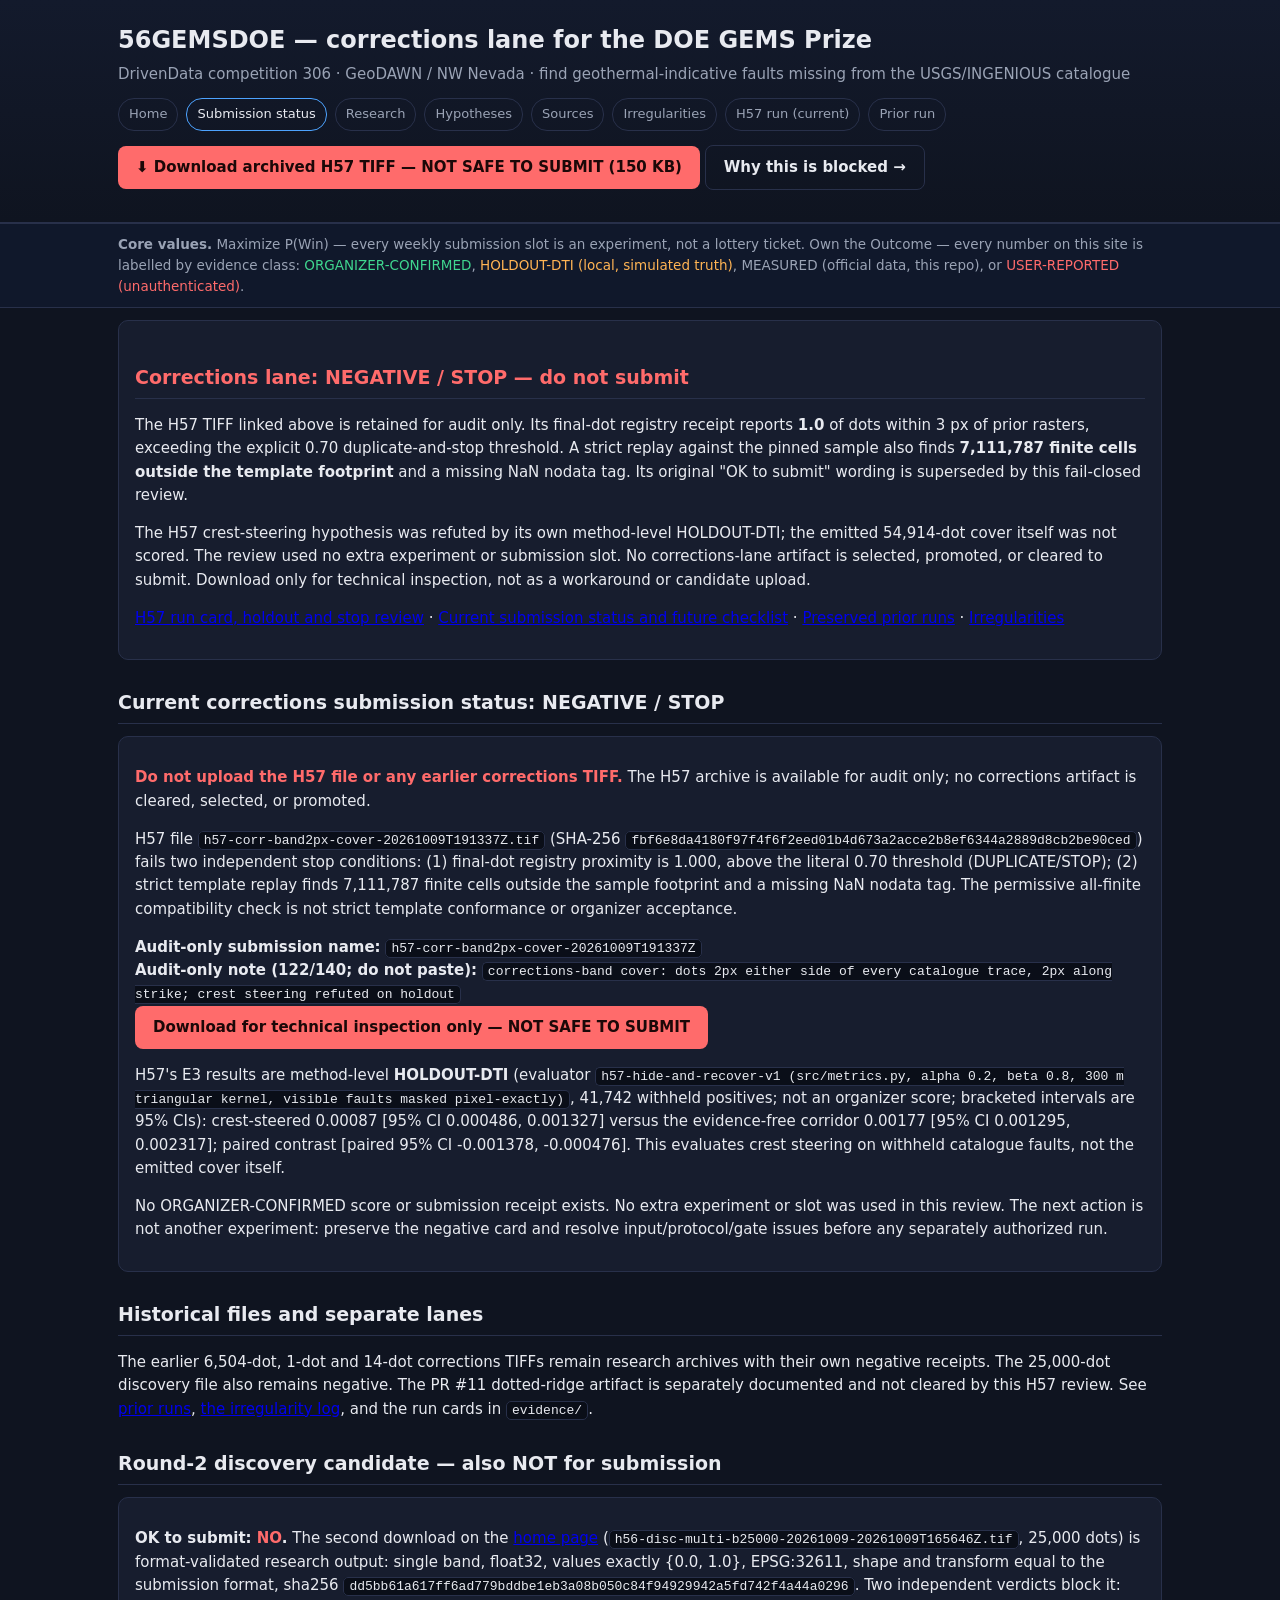
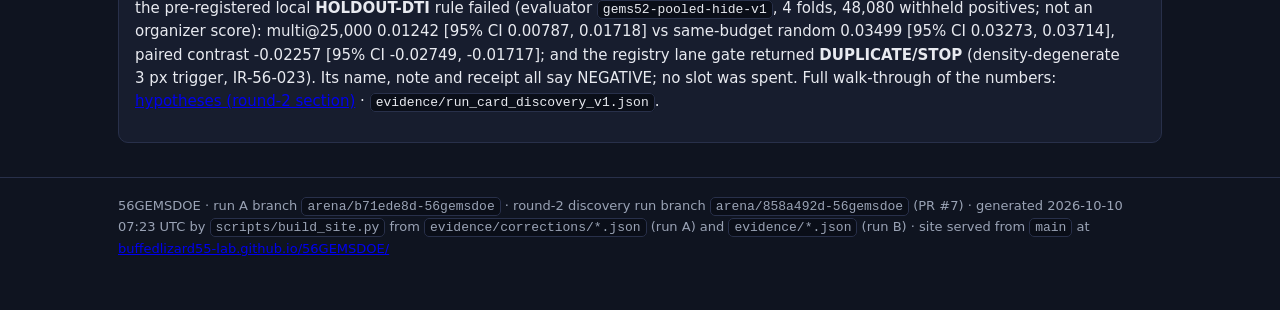
<file: docs/executive-summary.html>
<!doctype html><html lang=en><head><meta charset=utf-8>
<meta name=viewport content="width=device-width,initial-scale=1">
<title>Submission status · 56GEMSDOE</title><style>
:root{--bg:#0f1420;--fg:#e8eaf0;--mut:#9aa3b5;--acc:#4da3ff;--ok:#3fd68f;--warn:#ffb454;--bad:#ff6b6b;--card:#171d2e;--line:#28304a}
*{box-sizing:border-box}
body{margin:0;background:var(--bg);color:var(--fg);font:15px/1.55 system-ui,-apple-system,Segoe UI,Roboto,sans-serif}
.wrap{max-width:1080px;margin:0 auto;padding:0 18px}
header.top{background:linear-gradient(180deg,#131a2c,#0f1420);border-bottom:1px solid var(--line);padding:22px 0 18px}
h1{font-size:24px;margin:0 0 4px}
h2{font-size:19px;margin:28px 0 8px;border-bottom:1px solid var(--line);padding-bottom:6px}
h3{font-size:16px;margin:20px 0 6px}
nav{display:flex;flex-wrap:wrap;gap:8px;margin:12px 0}
nav a{color:var(--mut);text-decoration:none;padding:5px 10px;border:1px solid var(--line);border-radius:16px;font-size:13px}
nav a.active,nav a:hover{color:var(--fg);border-color:var(--acc)}
.dlbtn{margin:14px 0}
.btn{display:inline-block;background:var(--acc);color:#06121f;font-weight:600;text-decoration:none;padding:10px 18px;border-radius:8px}
.btn.alt{background:transparent;color:var(--fg);border:1px solid var(--line)}
.btn.stop{background:var(--bad);color:#1c0808}
.btn:hover{filter:brightness(1.1)}
.card{background:var(--card);border:1px solid var(--line);border-radius:10px;padding:14px 16px;margin:12px 0}
.grid{display:grid;grid-template-columns:repeat(auto-fit,minmax(300px,1fr));gap:12px}
.mut{color:var(--mut)}
.ok{color:var(--ok)}.warn{color:var(--warn)}.bad{color:var(--bad)}
code{background:#0a0e18;border:1px solid var(--line);border-radius:5px;padding:1px 5px;font-size:13px}
pre{background:#0a0e18;border:1px solid var(--line);border-radius:8px;padding:12px;overflow:auto;font-size:12.5px}
table{border-collapse:collapse;width:100%;font-size:13.5px;margin:10px 0}
th,td{border:1px solid var(--line);padding:6px 9px;text-align:left;vertical-align:top}
th{background:#131a2c}
img{max-width:100%;border:1px solid var(--line);border-radius:8px}
.values{background:#10182b;border-top:1px solid var(--line);border-bottom:1px solid var(--line);padding:10px 0;font-size:13.5px;color:var(--mut)}
footer{border-top:1px solid var(--line);margin-top:34px;padding:18px 0 30px;color:var(--mut);font-size:13px}
.tag{display:inline-block;font-size:11px;border:1px solid var(--line);border-radius:10px;padding:1px 8px;color:var(--mut);margin-right:5px}
ul{margin:6px 0 6px 20px}li{margin:3px 0}
</style></head><body>
<header class=top><div class=wrap>
<h1>56GEMSDOE &mdash; corrections lane for the DOE GEMS Prize</h1>
<div class=mut>DrivenData competition 306 · GeoDAWN / NW Nevada · find geothermal-indicative
faults missing from the USGS/INGENIOUS catalogue</div>
<nav><a href="index.html">Home</a><a href="executive-summary.html" class=active>Submission status</a><a href="research.html">Research</a><a href="hypotheses.html">Hypotheses</a><a href="sources.html">Sources</a><a href="irregularities.html">Irregularities</a><a href="h57.html">H57 run (current)</a><a href="prior-run.html">Prior run</a></nav><div class="dlbtn"><a class="btn stop" href="downloads/h57-corr-band2px-cover-20261009T191337Z.tif">&#11015; Download archived H57 TIFF — NOT SAFE TO SUBMIT (150 KB)</a> <a class="btn alt" href="h57.html">Why this is blocked &rarr;</a></div>
</div></header>
<div class=values><div class=wrap><b>Core values.</b> Maximize P(Win) &mdash; every weekly
submission slot is an experiment, not a lottery ticket. Own the Outcome &mdash; every number
on this site is labelled by evidence class: <span class=ok>ORGANIZER-CONFIRMED</span>,
<span class=warn>HOLDOUT-DTI (local, simulated truth)</span>, <span class=mut>MEASURED (official
data, this repo)</span>, or <span class=bad>USER-REPORTED (unauthenticated)</span>.</div></div>
<main class=wrap><div class=card><h2 class=bad>Corrections lane: NEGATIVE / STOP — do not submit</h2>
<p>The H57 TIFF linked above is retained for audit only. Its final-dot registry receipt reports
<b>1.0</b> of dots within 3 px of prior rasters, exceeding the explicit 0.70 duplicate-and-stop
threshold. A strict replay against the pinned sample also finds <b>7,111,787 finite cells outside
the template footprint</b> and a missing NaN nodata tag. Its original "OK to submit" wording is
superseded by this fail-closed review.</p>
<p>The H57 crest-steering hypothesis was refuted by its own method-level HOLDOUT-DTI; the emitted
54,914-dot cover itself was not scored. The review used no extra experiment or submission slot.
No corrections-lane artifact is selected, promoted, or cleared to submit. Download only for
technical inspection, not as a workaround or candidate upload.</p>
<p><a href="h57.html">H57 run card, holdout and stop review</a> ·
<a href="executive-summary.html">Current submission status and future checklist</a> ·
<a href="prior-run.html">Preserved prior runs</a> ·
<a href="irregularities.html">Irregularities</a></p></div>
<h2>Current corrections submission status: NEGATIVE / STOP</h2>
<div class=card>
<p><b class=bad>Do not upload the H57 file or any earlier corrections TIFF.</b> The H57
archive is available for audit only; no corrections artifact is cleared, selected, or promoted.</p>
<p>H57 file <code>h57-corr-band2px-cover-20261009T191337Z.tif</code> (SHA-256
<code>fbf6e8da4180f97f4f6f2eed01b4d673a2acce2b8ef6344a2889d8cb2be90ced</code>) fails two independent stop conditions:
(1) final-dot registry proximity is 1.000,
above the literal 0.70 threshold (DUPLICATE/STOP); (2) strict template replay finds
7,111,787 finite cells outside the sample footprint and a missing NaN
nodata tag. The permissive all-finite compatibility check is not strict template conformance
or organizer acceptance.</p>
<p><b>Audit-only submission name:</b> <code>h57-corr-band2px-cover-20261009T191337Z</code><br>
<b>Audit-only note (122/140; do not paste):</b>
<code>corrections-band cover: dots 2px either side of every catalogue trace, 2px along strike; crest steering refuted on holdout</code><br>
<a class="btn stop" href="downloads/h57-corr-band2px-cover-20261009T191337Z.tif">Download for technical inspection only — NOT SAFE TO SUBMIT</a></p>
<p>H57's E3 results are method-level <b>HOLDOUT-DTI</b> (evaluator
<code>h57-hide-and-recover-v1 (src/metrics.py, alpha 0.2, beta 0.8, 300 m triangular kernel, visible faults masked pixel-exactly)</code>,
41,742 withheld positives; not an organizer score; bracketed intervals are 95% CIs): crest-steered
0.00087 [95% CI 0.000486, 0.001327] versus the evidence-free
corridor 0.00177 [95% CI 0.001295, 0.002317]; paired contrast
[paired 95% CI -0.001378, -0.000476].
This evaluates crest steering on withheld catalogue faults, not the emitted cover itself.</p>
<p>No ORGANIZER-CONFIRMED score or submission receipt exists. No extra experiment or slot was
used in this review. The next action is not another experiment: preserve the negative card and
resolve input/protocol/gate issues before any separately authorized run.</p>
</div>
<h2>Historical files and separate lanes</h2>
<p>The earlier 6,504-dot, 1-dot and 14-dot corrections TIFFs remain research archives with their
own negative receipts. The 25,000-dot discovery file also remains negative. The PR #11 dotted-ridge
artifact is separately documented and not cleared by this H57 review. See
<a href="prior-run.html">prior runs</a>, <a href="irregularities.html">the irregularity log</a>,
and the run cards in <code>evidence/</code>.</p>

<h2>Round-2 discovery candidate &mdash; also NOT for submission</h2>
<div class=card>
<p><b>OK to submit: <span class=bad>NO</span>.</b> The second download on the
<a href="index.html">home page</a>
(<code>h56-disc-multi-b25000-20261009-20261009T165646Z.tif</code>, 25,000 dots) is format-validated
research output: single band, float32, values exactly {0.0, 1.0}, EPSG:32611, shape and
transform equal to the submission format, sha256 <code>dd5bb61a617ff6ad779bddbe1eb3a08b050c84f94929942a5fd742f4a44a0296</code>.
Two independent verdicts block it: the pre-registered local <b>HOLDOUT-DTI</b> rule failed
(evaluator <code>gems52-pooled-hide-v1</code>, 4 folds, 48,080 withheld positives; not an organizer
score): multi@25,000 0.01242 [95% CI 0.00787, 0.01718] vs same-budget random 0.03499
[95% CI 0.03273, 0.03714], paired contrast -0.02257 [95% CI -0.02749, -0.01717]; and the
registry lane gate returned <b>DUPLICATE/STOP</b>
(density-degenerate 3&nbsp;px trigger, IR-56-023). Its name, note and receipt all say
NEGATIVE; no slot was spent. Full walk-through of the numbers:
<a href="hypotheses.html">hypotheses (round-2 section)</a> ·
<code>evidence/run_card_discovery_v1.json</code>.</p>
</div>
</main>
<footer><div class=wrap>56GEMSDOE · run A branch <code>arena/b71ede8d-56gemsdoe</code> ·
round-2 discovery run branch <code>arena/858a492d-56gemsdoe</code> (PR #7) ·
generated 2026-10-10 07:23 UTC by
<code>scripts/build_site.py</code> from <code>evidence/corrections/*.json</code> (run A)
and <code>evidence/*.json</code> (run B) ·
site served from <code>main</code> at
<a href="https://buffedlizard55-lab.github.io/56GEMSDOE/docs/index.html">buffedlizard55-lab.github.io/56GEMSDOE/</a></div></footer>
</body></html>
</file>
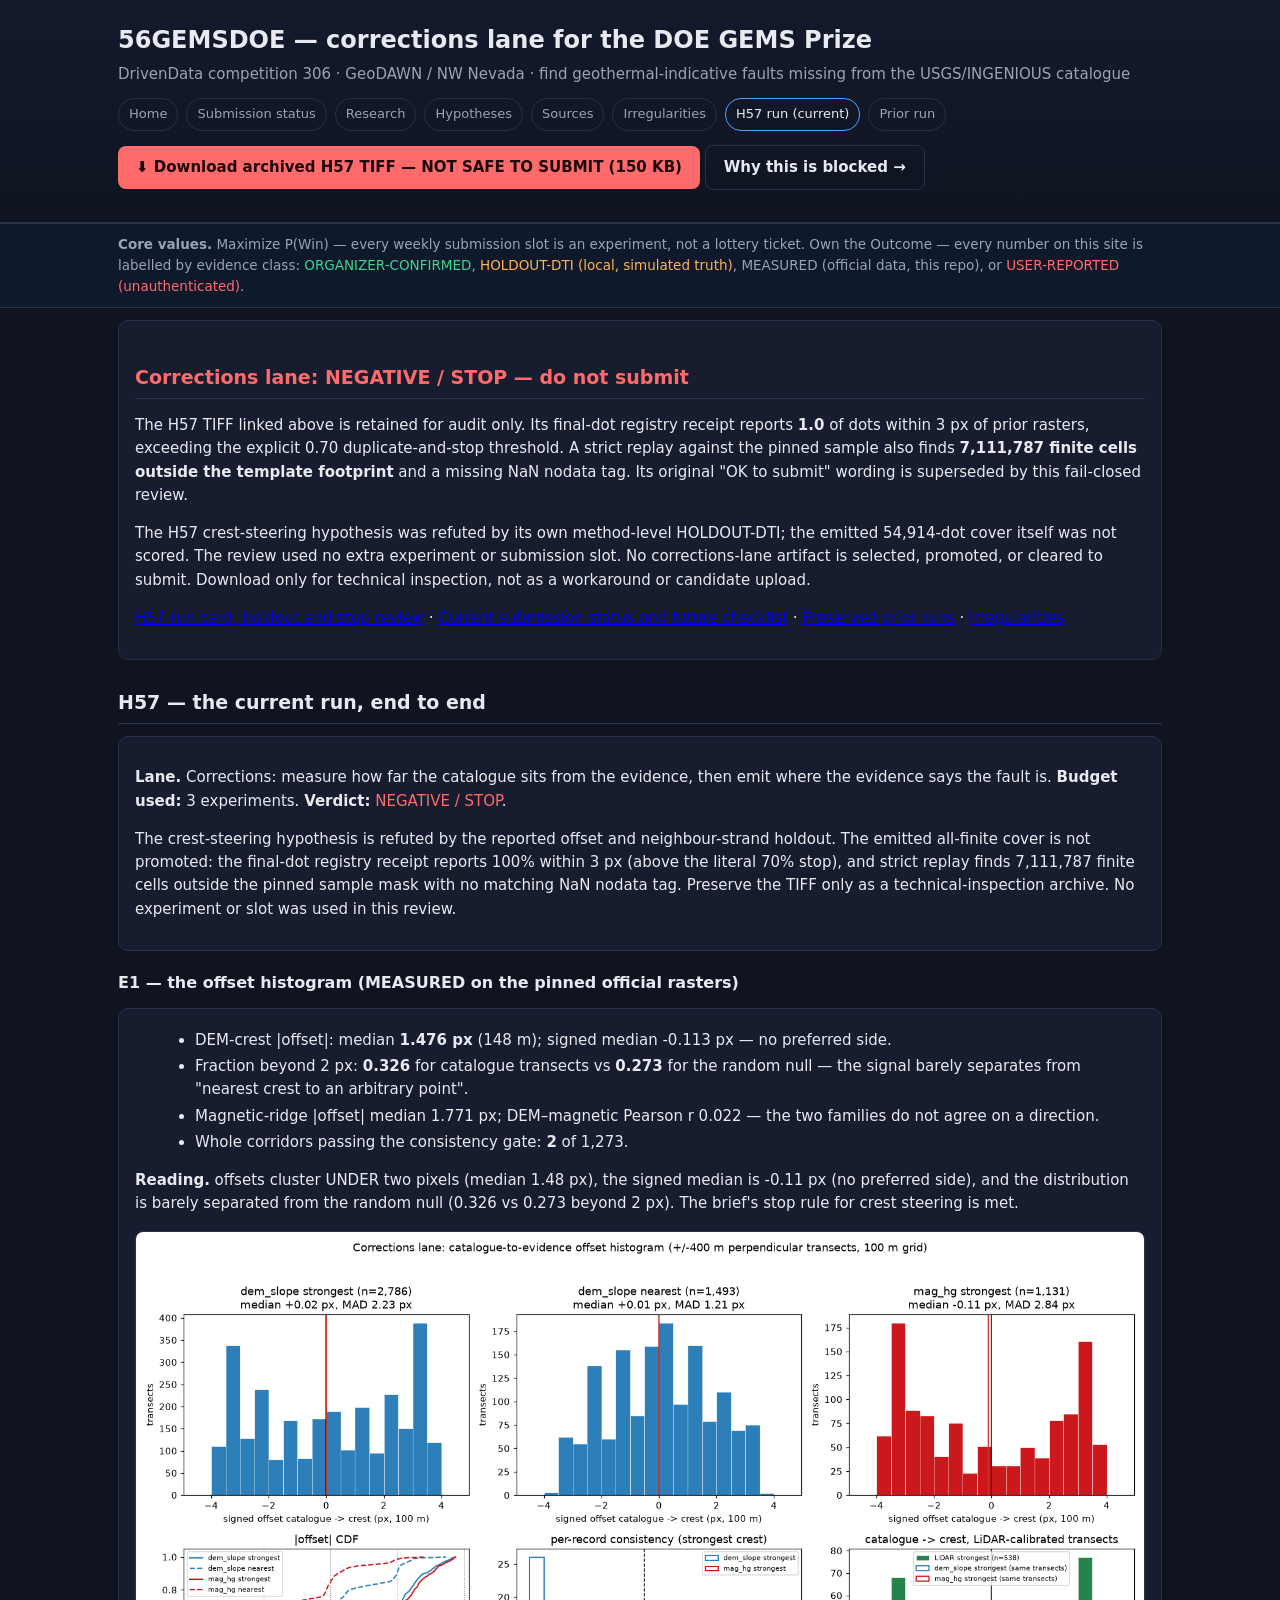
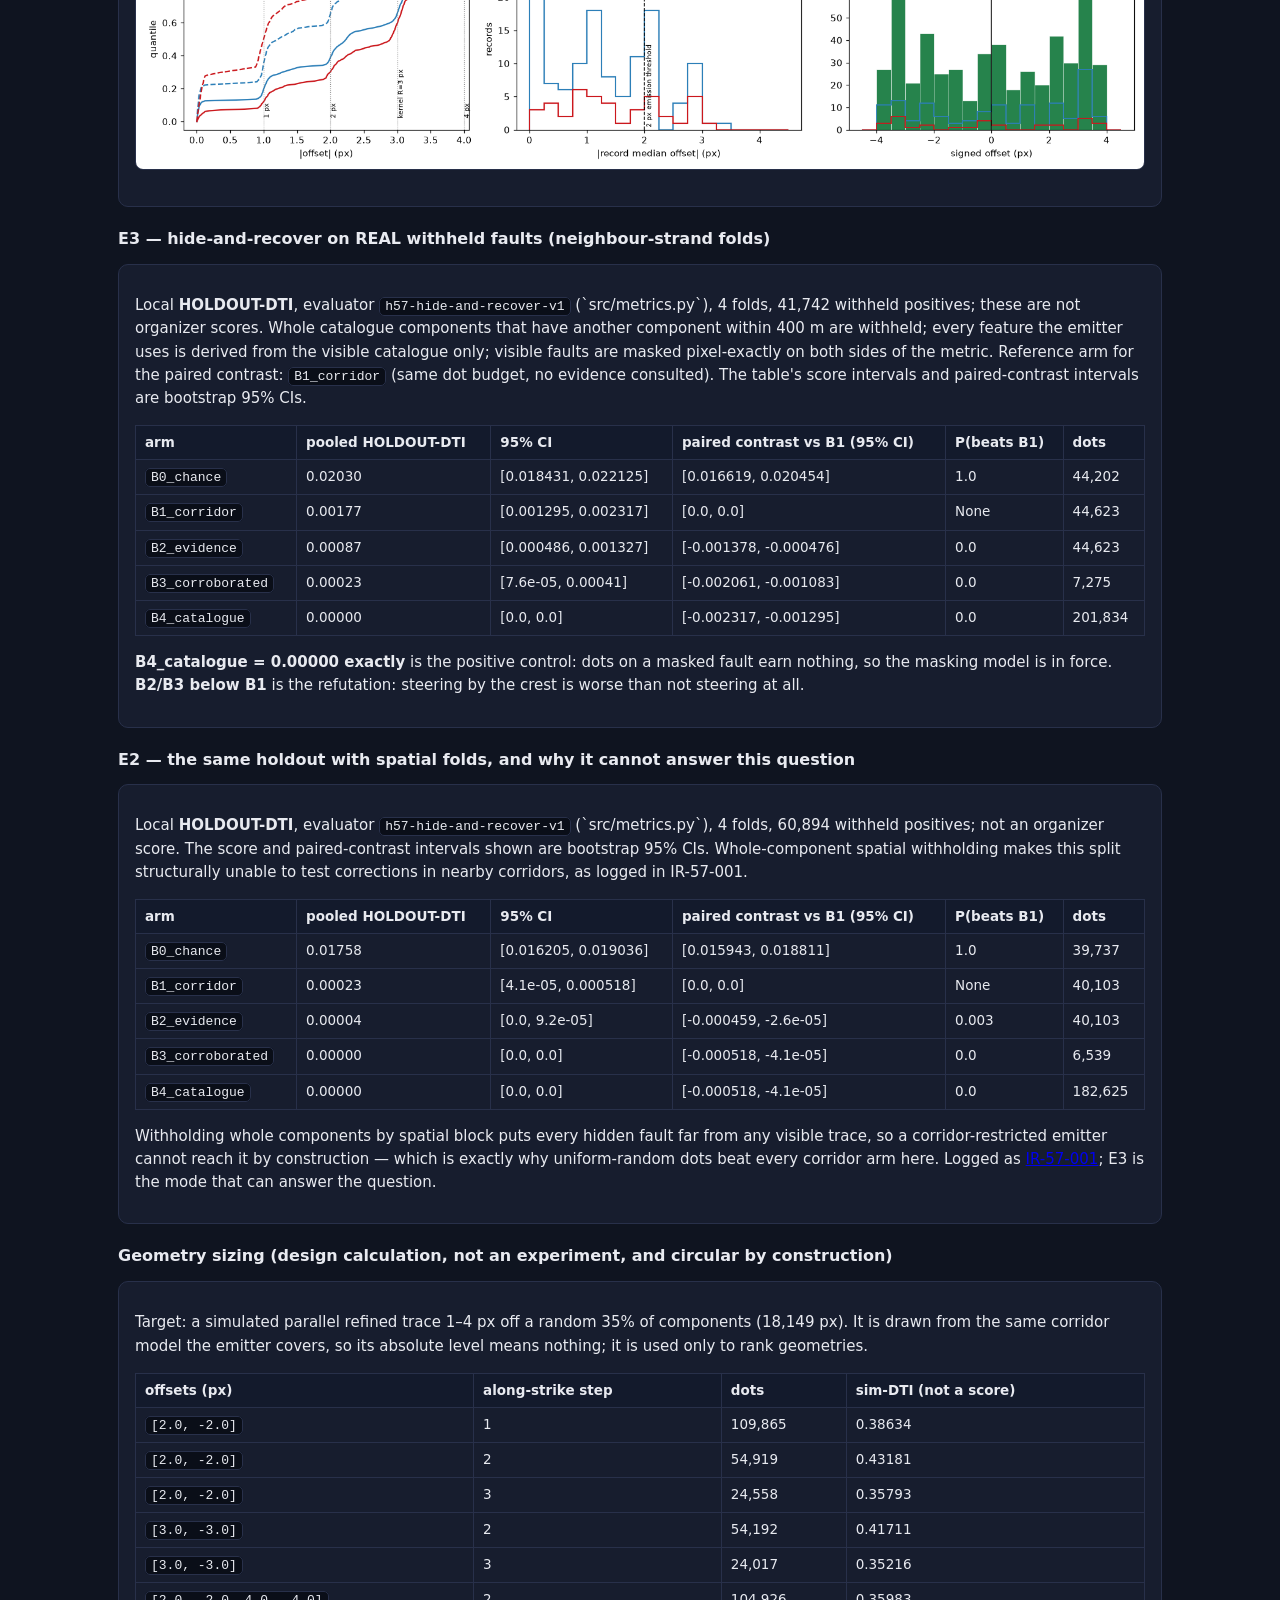
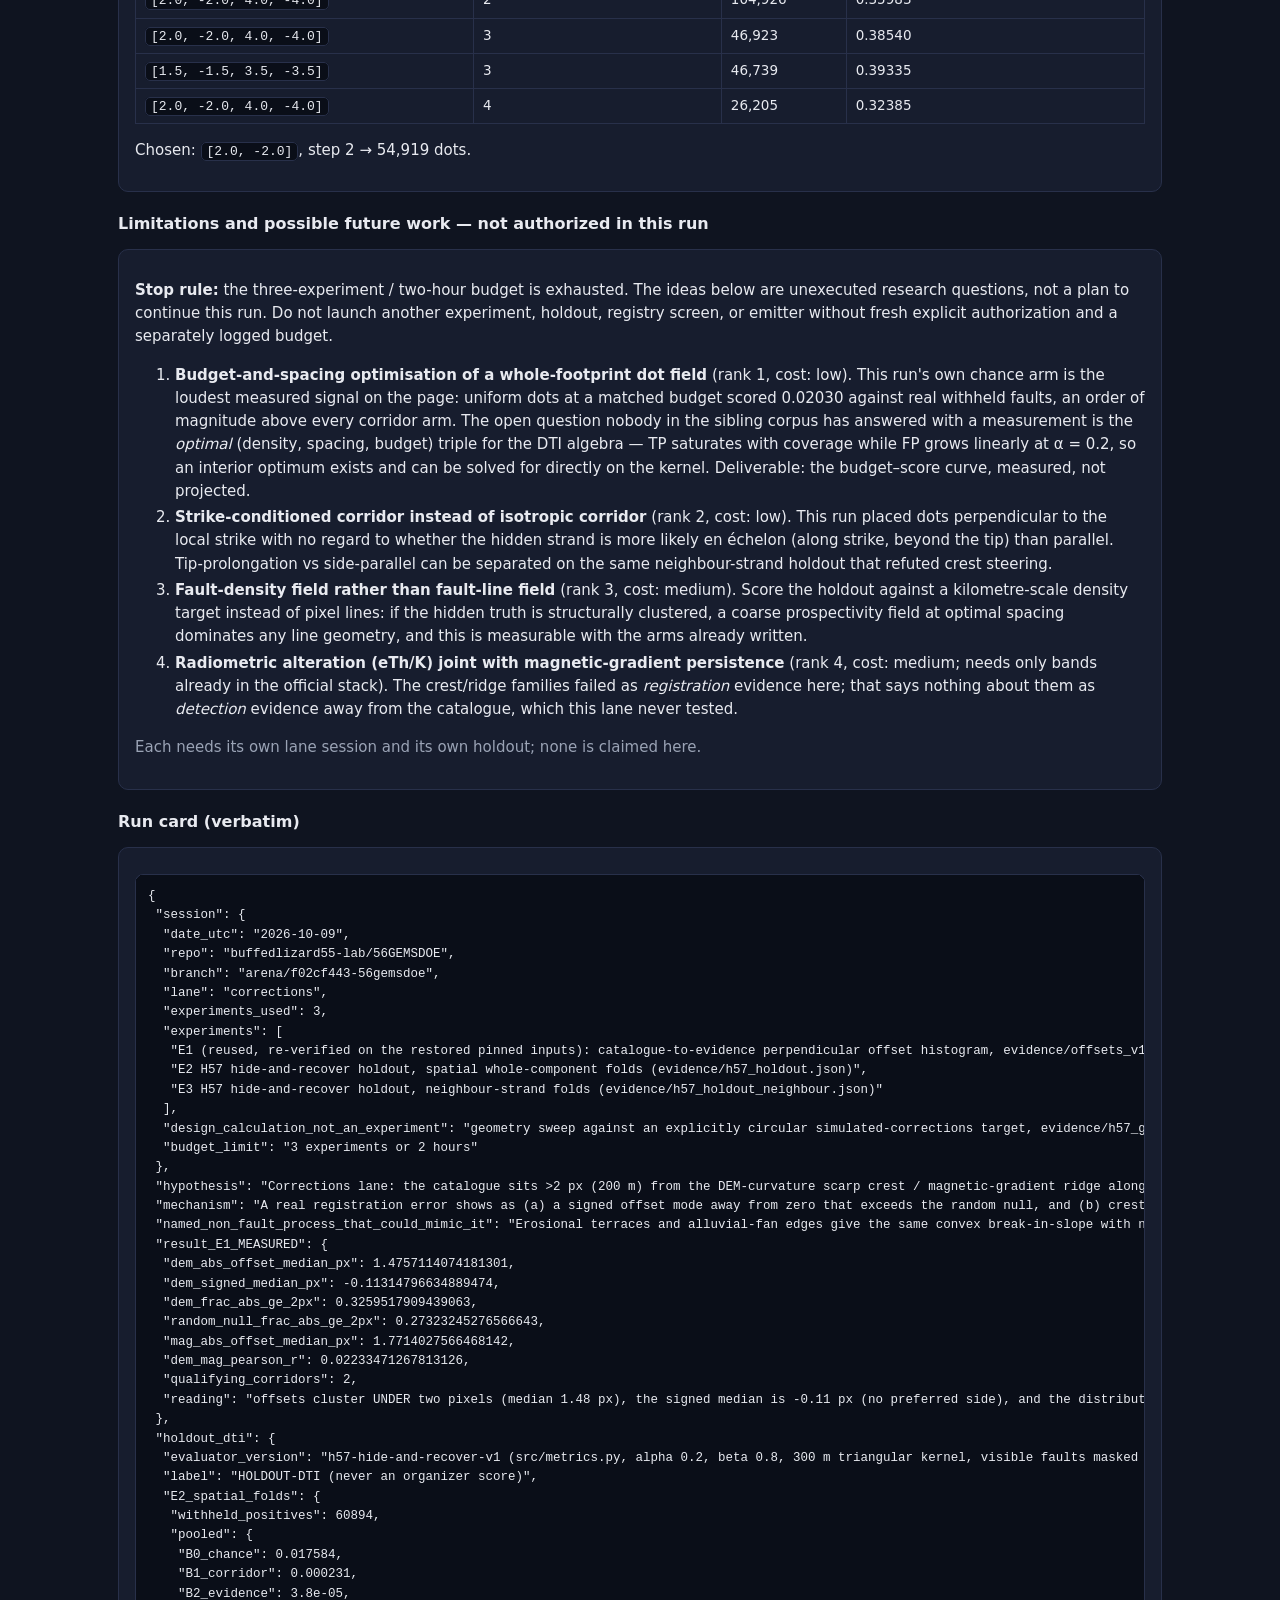
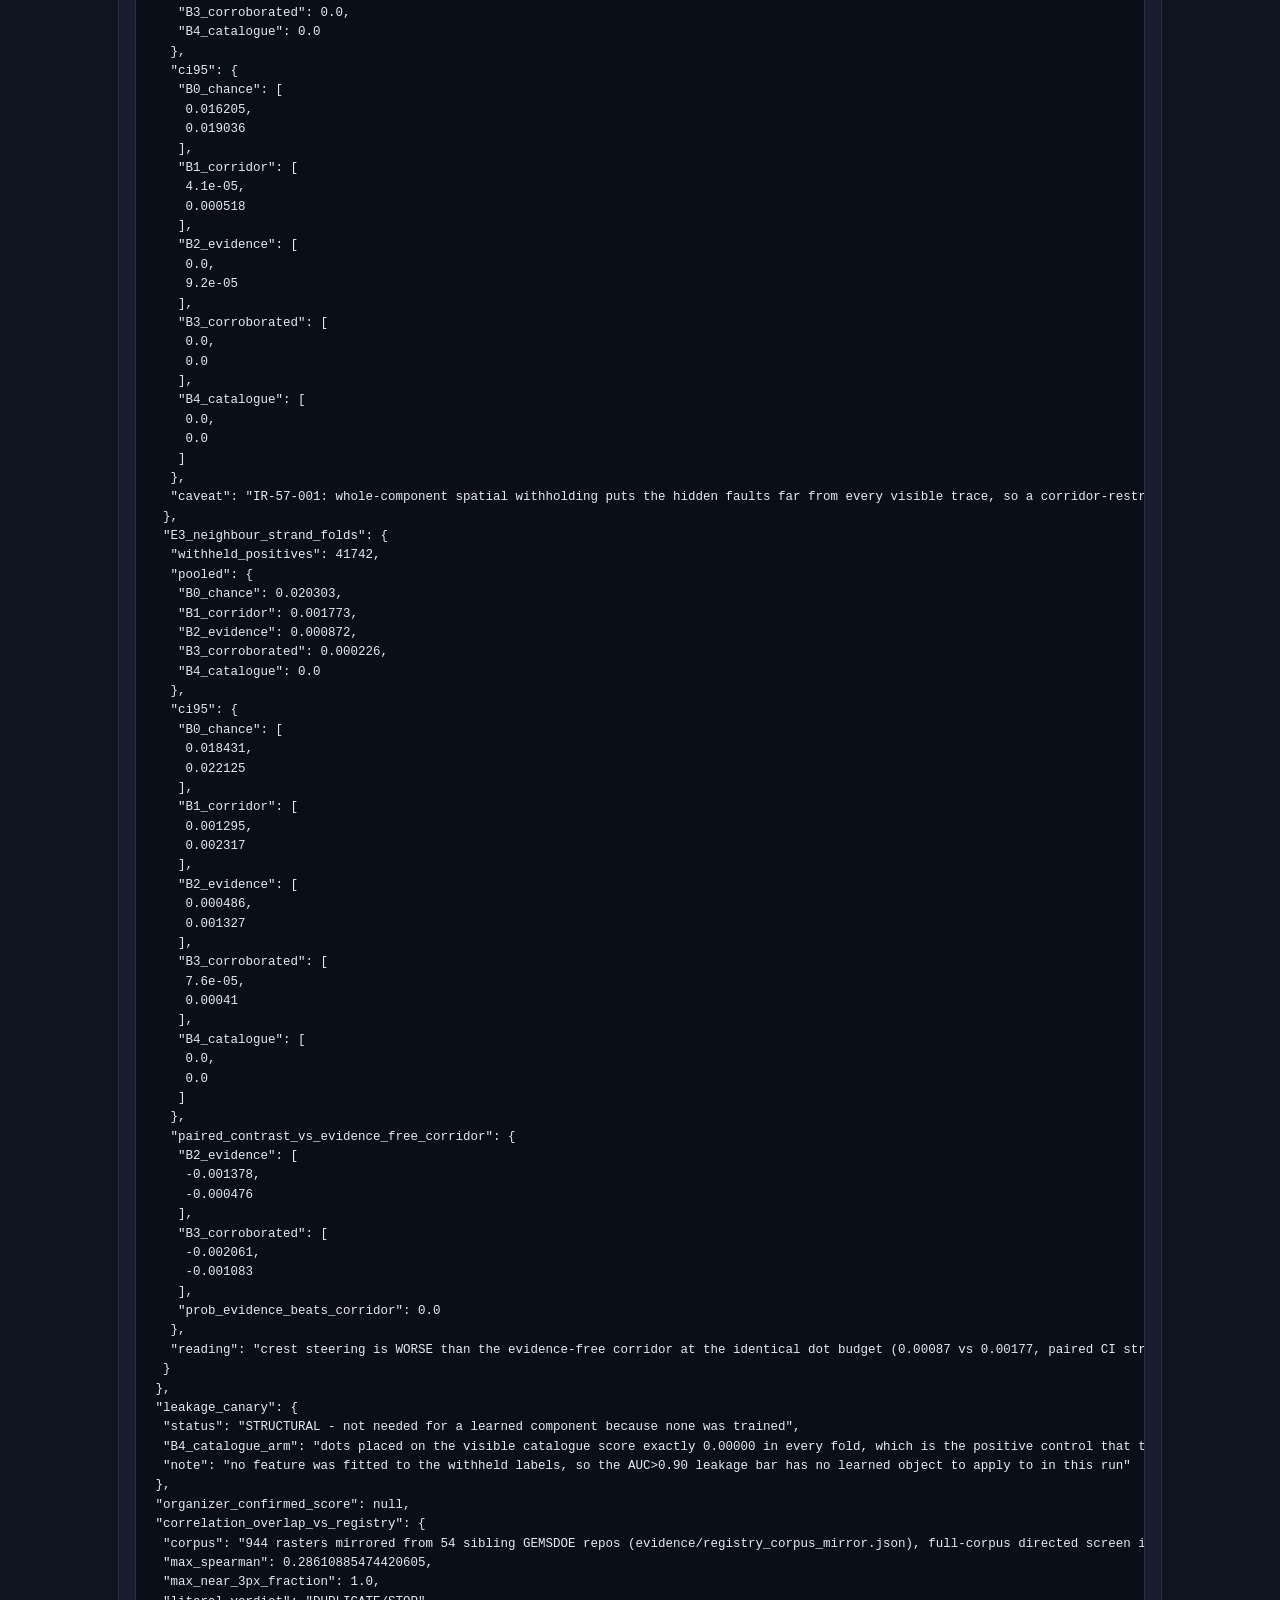
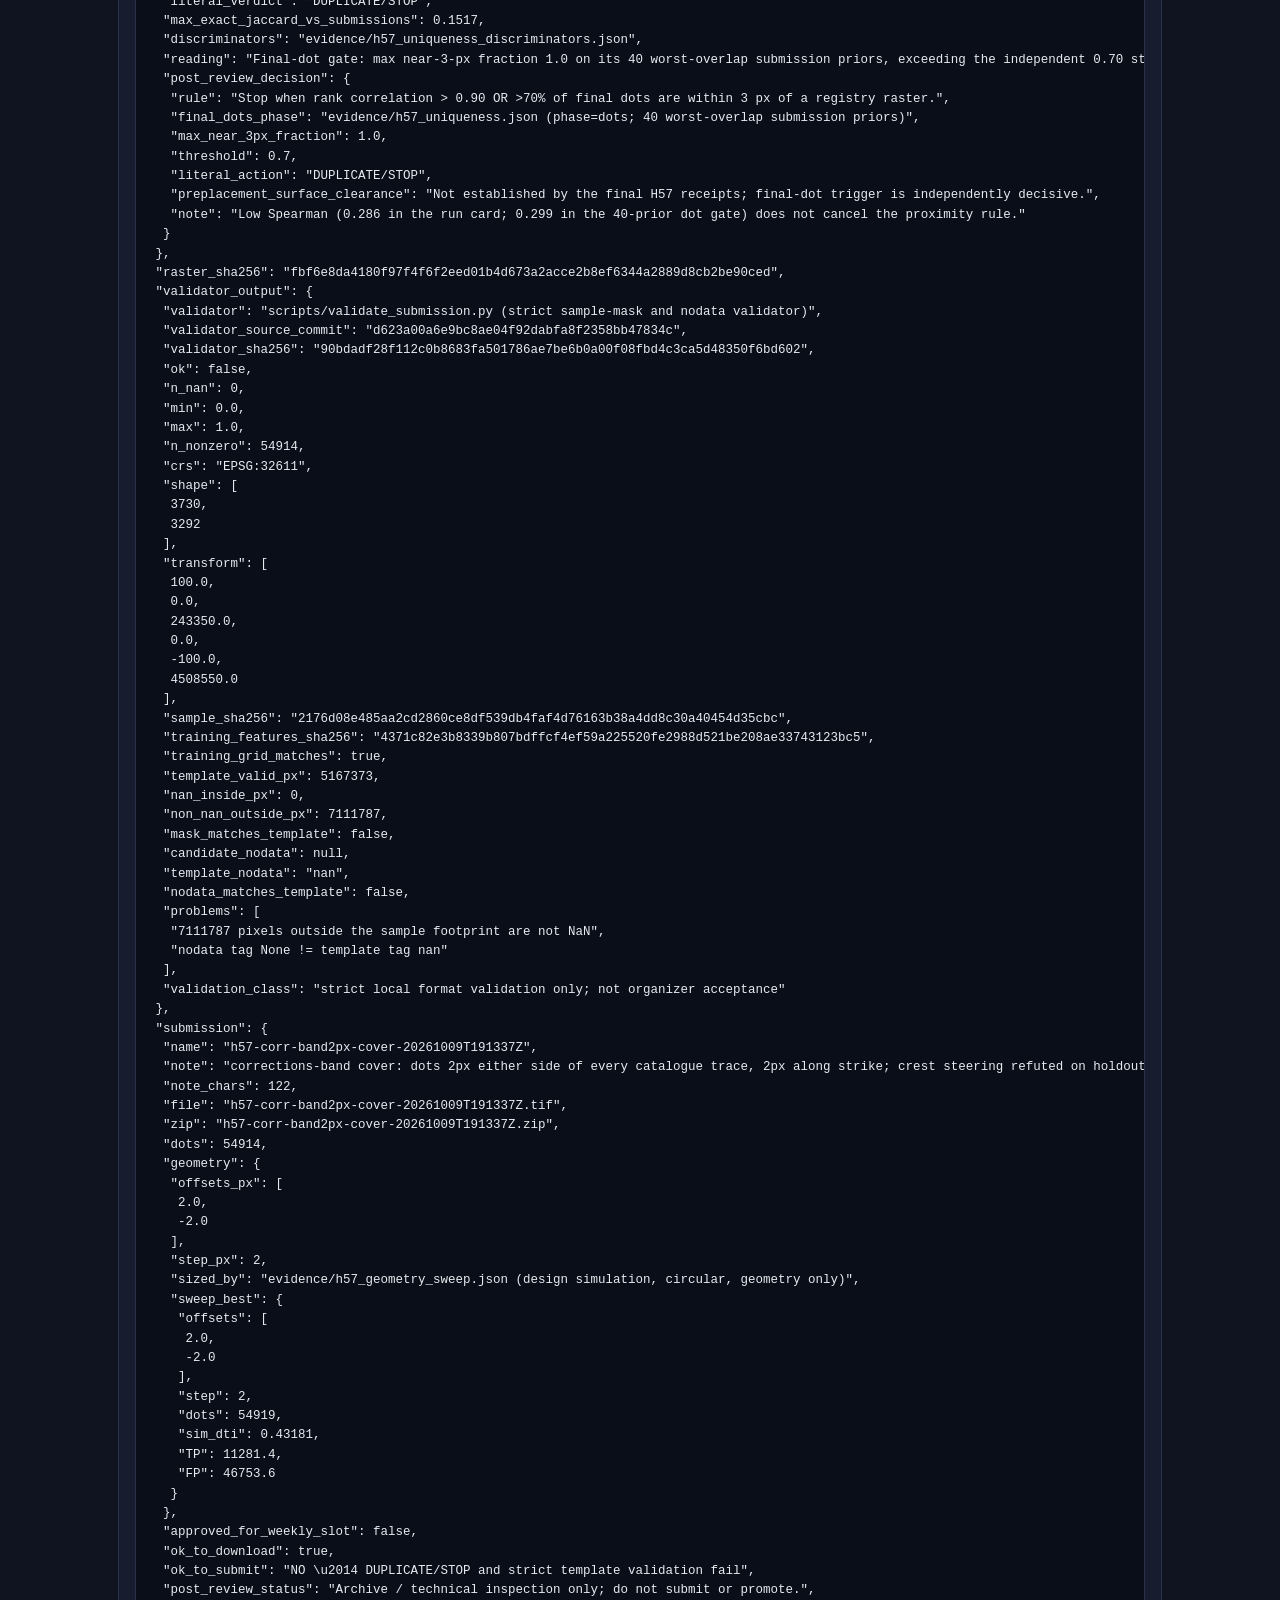
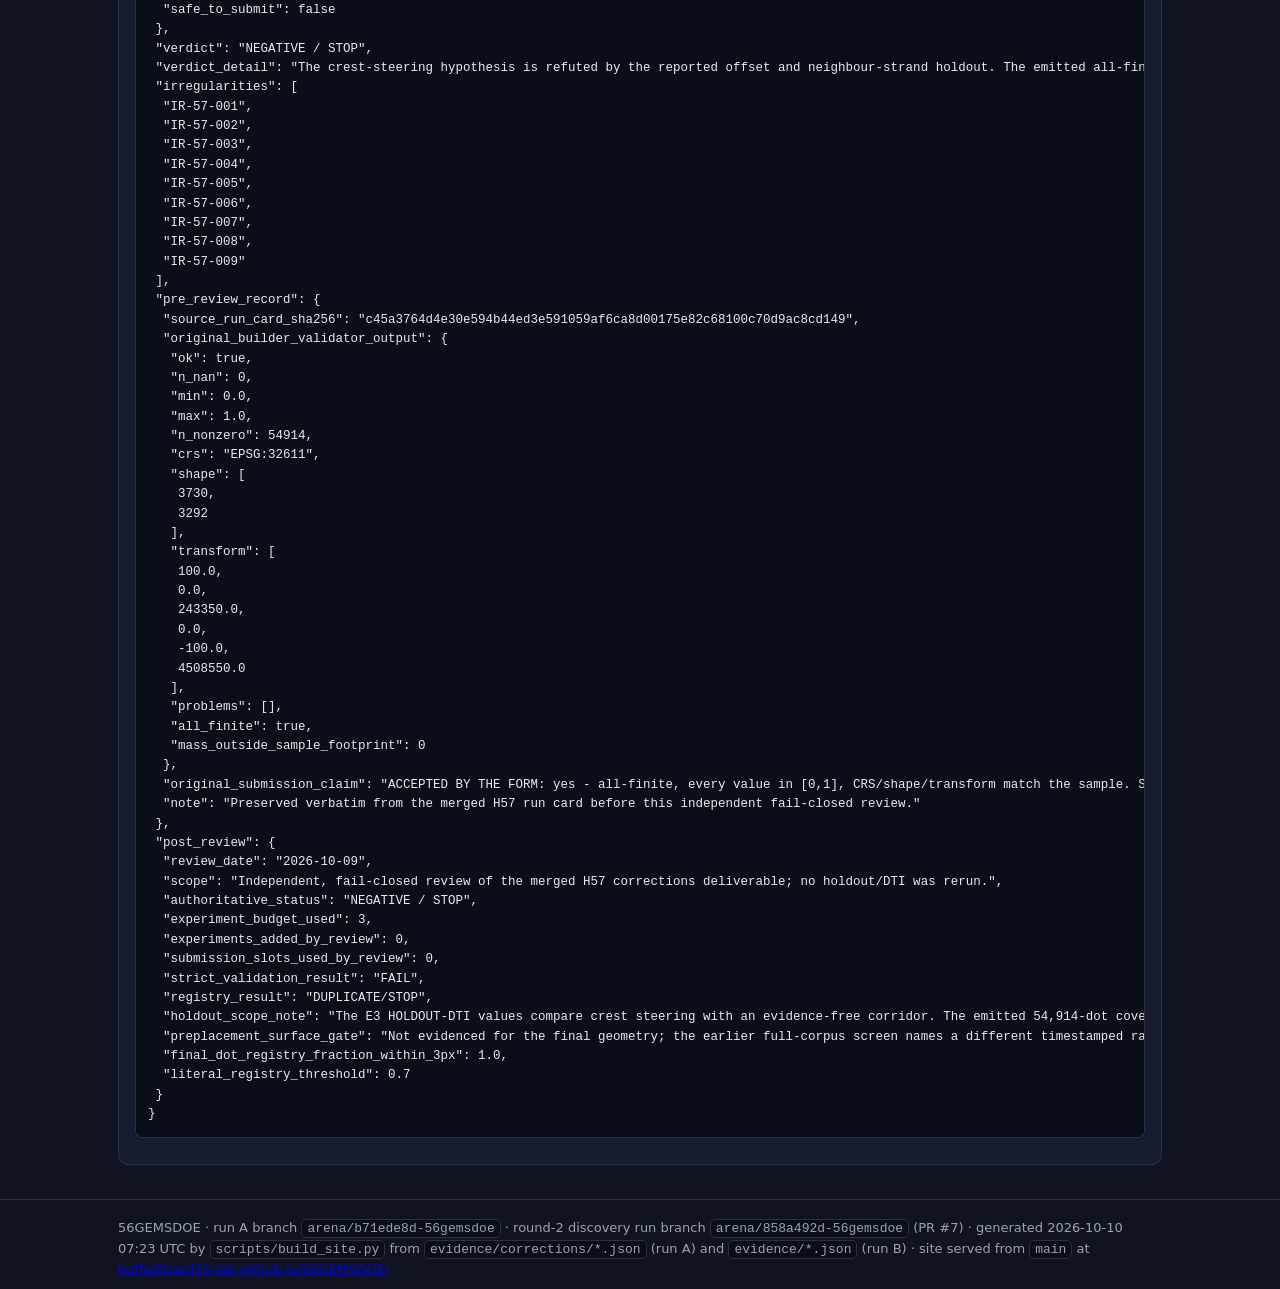
<file: docs/h57.html>
<!doctype html><html lang=en><head><meta charset=utf-8>
<meta name=viewport content="width=device-width,initial-scale=1">
<title>H57 run · 56GEMSDOE</title><style>
:root{--bg:#0f1420;--fg:#e8eaf0;--mut:#9aa3b5;--acc:#4da3ff;--ok:#3fd68f;--warn:#ffb454;--bad:#ff6b6b;--card:#171d2e;--line:#28304a}
*{box-sizing:border-box}
body{margin:0;background:var(--bg);color:var(--fg);font:15px/1.55 system-ui,-apple-system,Segoe UI,Roboto,sans-serif}
.wrap{max-width:1080px;margin:0 auto;padding:0 18px}
header.top{background:linear-gradient(180deg,#131a2c,#0f1420);border-bottom:1px solid var(--line);padding:22px 0 18px}
h1{font-size:24px;margin:0 0 4px}
h2{font-size:19px;margin:28px 0 8px;border-bottom:1px solid var(--line);padding-bottom:6px}
h3{font-size:16px;margin:20px 0 6px}
nav{display:flex;flex-wrap:wrap;gap:8px;margin:12px 0}
nav a{color:var(--mut);text-decoration:none;padding:5px 10px;border:1px solid var(--line);border-radius:16px;font-size:13px}
nav a.active,nav a:hover{color:var(--fg);border-color:var(--acc)}
.dlbtn{margin:14px 0}
.btn{display:inline-block;background:var(--acc);color:#06121f;font-weight:600;text-decoration:none;padding:10px 18px;border-radius:8px}
.btn.alt{background:transparent;color:var(--fg);border:1px solid var(--line)}
.btn.stop{background:var(--bad);color:#1c0808}
.btn:hover{filter:brightness(1.1)}
.card{background:var(--card);border:1px solid var(--line);border-radius:10px;padding:14px 16px;margin:12px 0}
.grid{display:grid;grid-template-columns:repeat(auto-fit,minmax(300px,1fr));gap:12px}
.mut{color:var(--mut)}
.ok{color:var(--ok)}.warn{color:var(--warn)}.bad{color:var(--bad)}
code{background:#0a0e18;border:1px solid var(--line);border-radius:5px;padding:1px 5px;font-size:13px}
pre{background:#0a0e18;border:1px solid var(--line);border-radius:8px;padding:12px;overflow:auto;font-size:12.5px}
table{border-collapse:collapse;width:100%;font-size:13.5px;margin:10px 0}
th,td{border:1px solid var(--line);padding:6px 9px;text-align:left;vertical-align:top}
th{background:#131a2c}
img{max-width:100%;border:1px solid var(--line);border-radius:8px}
.values{background:#10182b;border-top:1px solid var(--line);border-bottom:1px solid var(--line);padding:10px 0;font-size:13.5px;color:var(--mut)}
footer{border-top:1px solid var(--line);margin-top:34px;padding:18px 0 30px;color:var(--mut);font-size:13px}
.tag{display:inline-block;font-size:11px;border:1px solid var(--line);border-radius:10px;padding:1px 8px;color:var(--mut);margin-right:5px}
ul{margin:6px 0 6px 20px}li{margin:3px 0}
</style></head><body>
<header class=top><div class=wrap>
<h1>56GEMSDOE &mdash; corrections lane for the DOE GEMS Prize</h1>
<div class=mut>DrivenData competition 306 · GeoDAWN / NW Nevada · find geothermal-indicative
faults missing from the USGS/INGENIOUS catalogue</div>
<nav><a href="index.html">Home</a><a href="executive-summary.html">Submission status</a><a href="research.html">Research</a><a href="hypotheses.html">Hypotheses</a><a href="sources.html">Sources</a><a href="irregularities.html">Irregularities</a><a href="h57.html" class=active>H57 run (current)</a><a href="prior-run.html">Prior run</a></nav><div class="dlbtn"><a class="btn stop" href="downloads/h57-corr-band2px-cover-20261009T191337Z.tif">&#11015; Download archived H57 TIFF — NOT SAFE TO SUBMIT (150 KB)</a> <a class="btn alt" href="h57.html">Why this is blocked &rarr;</a></div>
</div></header>
<div class=values><div class=wrap><b>Core values.</b> Maximize P(Win) &mdash; every weekly
submission slot is an experiment, not a lottery ticket. Own the Outcome &mdash; every number
on this site is labelled by evidence class: <span class=ok>ORGANIZER-CONFIRMED</span>,
<span class=warn>HOLDOUT-DTI (local, simulated truth)</span>, <span class=mut>MEASURED (official
data, this repo)</span>, or <span class=bad>USER-REPORTED (unauthenticated)</span>.</div></div>
<main class=wrap><div class=card><h2 class=bad>Corrections lane: NEGATIVE / STOP — do not submit</h2>
<p>The H57 TIFF linked above is retained for audit only. Its final-dot registry receipt reports
<b>1.0</b> of dots within 3 px of prior rasters, exceeding the explicit 0.70 duplicate-and-stop
threshold. A strict replay against the pinned sample also finds <b>7,111,787 finite cells outside
the template footprint</b> and a missing NaN nodata tag. Its original "OK to submit" wording is
superseded by this fail-closed review.</p>
<p>The H57 crest-steering hypothesis was refuted by its own method-level HOLDOUT-DTI; the emitted
54,914-dot cover itself was not scored. The review used no extra experiment or submission slot.
No corrections-lane artifact is selected, promoted, or cleared to submit. Download only for
technical inspection, not as a workaround or candidate upload.</p>
<p><a href="h57.html">H57 run card, holdout and stop review</a> ·
<a href="executive-summary.html">Current submission status and future checklist</a> ·
<a href="prior-run.html">Preserved prior runs</a> ·
<a href="irregularities.html">Irregularities</a></p></div>
<h2>H57 &mdash; the current run, end to end</h2>
<div class=card>
<p><b>Lane.</b> Corrections: measure how far the catalogue sits from the evidence, then emit
where the evidence says the fault is. <b>Budget used:</b> 3 experiments.
<b>Verdict:</b> <span class=bad>NEGATIVE / STOP</span>.</p>
<p>The crest-steering hypothesis is refuted by the reported offset and neighbour-strand holdout. The emitted all-finite cover is not promoted: the final-dot registry receipt reports 100% within 3 px (above the literal 70% stop), and strict replay finds 7,111,787 finite cells outside the pinned sample mask with no matching NaN nodata tag. Preserve the TIFF only as a technical-inspection archive. No experiment or slot was used in this review.</p>
</div>

<h3>E1 &mdash; the offset histogram (MEASURED on the pinned official rasters)</h3>
<div class=card>
<ul>
<li>DEM-crest |offset|: median <b>1.476 px</b>
(148 m); signed median
-0.113 px &mdash; no preferred side.</li>
<li>Fraction beyond 2 px: <b>0.326</b> for catalogue transects vs
<b>0.273</b> for the random null &mdash; the signal barely
separates from "nearest crest to an arbitrary point".</li>
<li>Magnetic-ridge |offset| median 1.771 px; DEM&ndash;magnetic
Pearson r 0.022 &mdash; the two families do not agree on a direction.</li>
<li>Whole corridors passing the consistency gate: <b>2</b> of 1,273.</li>
</ul>
<p><b>Reading.</b> offsets cluster UNDER two pixels (median 1.48 px), the signed median is -0.11 px (no preferred side), and the distribution is barely separated from the random null (0.326 vs 0.273 beyond 2 px). The brief's stop rule for crest steering is met.</p>
<p><img src="downloads/offset_histogram.png" alt="offset histogram"></p>
</div>

<h3>E3 &mdash; hide-and-recover on REAL withheld faults (neighbour-strand folds)</h3>
<div class=card>
<p>Local <b>HOLDOUT-DTI</b>, evaluator <code>h57-hide-and-recover-v1</code> (`src/metrics.py`),
4 folds, 41,742 withheld positives; these are not organizer scores. Whole catalogue components that
have another component within 400 m are withheld; every feature the emitter uses is derived from
the visible catalogue only; visible faults are masked pixel-exactly on both sides of the metric.
Reference arm for the paired contrast: <code>B1_corridor</code> (same dot budget, no evidence
consulted). The table's score intervals and paired-contrast intervals are bootstrap 95% CIs.</p>
<table><tr><th>arm</th><th>pooled HOLDOUT-DTI</th><th>95% CI</th>
<th>paired contrast vs B1 (95% CI)</th><th>P(beats B1)</th><th>dots</th></tr>
<tr><td><code>B0_chance</code></td><td>0.02030</td><td>[0.018431, 0.022125]</td><td>[0.016619, 0.020454]</td><td>1.0</td><td>44,202</td></tr><tr><td><code>B1_corridor</code></td><td>0.00177</td><td>[0.001295, 0.002317]</td><td>[0.0, 0.0]</td><td>None</td><td>44,623</td></tr><tr><td><code>B2_evidence</code></td><td>0.00087</td><td>[0.000486, 0.001327]</td><td>[-0.001378, -0.000476]</td><td>0.0</td><td>44,623</td></tr><tr><td><code>B3_corroborated</code></td><td>0.00023</td><td>[7.6e-05, 0.00041]</td><td>[-0.002061, -0.001083]</td><td>0.0</td><td>7,275</td></tr><tr><td><code>B4_catalogue</code></td><td>0.00000</td><td>[0.0, 0.0]</td><td>[-0.002317, -0.001295]</td><td>0.0</td><td>201,834</td></tr></table>
<p><b>B4_catalogue = 0.00000 exactly</b> is the positive control: dots on a masked fault earn
nothing, so the masking model is in force. <b>B2/B3 below B1</b> is the refutation: steering by
the crest is worse than not steering at all.</p>
</div>

<h3>E2 &mdash; the same holdout with spatial folds, and why it cannot answer this question</h3>
<div class=card>
<p>Local <b>HOLDOUT-DTI</b>, evaluator <code>h57-hide-and-recover-v1</code> (`src/metrics.py`),
4 folds, 60,894 withheld positives; not an organizer score. The score and paired-contrast
intervals shown are bootstrap 95% CIs. Whole-component spatial withholding makes this split
structurally unable to test corrections in nearby corridors, as logged in IR-57-001.</p>
<table><tr><th>arm</th><th>pooled HOLDOUT-DTI</th><th>95% CI</th>
<th>paired contrast vs B1 (95% CI)</th><th>P(beats B1)</th><th>dots</th></tr>
<tr><td><code>B0_chance</code></td><td>0.01758</td><td>[0.016205, 0.019036]</td><td>[0.015943, 0.018811]</td><td>1.0</td><td>39,737</td></tr><tr><td><code>B1_corridor</code></td><td>0.00023</td><td>[4.1e-05, 0.000518]</td><td>[0.0, 0.0]</td><td>None</td><td>40,103</td></tr><tr><td><code>B2_evidence</code></td><td>0.00004</td><td>[0.0, 9.2e-05]</td><td>[-0.000459, -2.6e-05]</td><td>0.003</td><td>40,103</td></tr><tr><td><code>B3_corroborated</code></td><td>0.00000</td><td>[0.0, 0.0]</td><td>[-0.000518, -4.1e-05]</td><td>0.0</td><td>6,539</td></tr><tr><td><code>B4_catalogue</code></td><td>0.00000</td><td>[0.0, 0.0]</td><td>[-0.000518, -4.1e-05]</td><td>0.0</td><td>182,625</td></tr></table>
<p>Withholding whole components by spatial block puts every hidden fault far from any visible
trace, so a corridor-restricted emitter cannot reach it by construction &mdash; which is exactly
why uniform-random dots beat every corridor arm here. Logged as
<a href="irregularities.html">IR-57-001</a>; E3 is the mode that can answer the question.</p>
</div>

<h3>Geometry sizing (design calculation, not an experiment, and circular by construction)</h3>
<div class=card>
<p>Target: a simulated parallel refined trace 1&ndash;4 px off a random 35% of components
(18,149 px). It is drawn from the same corridor model the emitter
covers, so its absolute level means nothing; it is used only to rank geometries.</p>
<table><tr><th>offsets (px)</th><th>along-strike step</th><th>dots</th><th>sim-DTI (not a score)</th></tr>
<tr><td><code>[2.0, -2.0]</code></td><td>1</td><td>109,865</td><td>0.38634</td></tr><tr><td><code>[2.0, -2.0]</code></td><td>2</td><td>54,919</td><td>0.43181</td></tr><tr><td><code>[2.0, -2.0]</code></td><td>3</td><td>24,558</td><td>0.35793</td></tr><tr><td><code>[3.0, -3.0]</code></td><td>2</td><td>54,192</td><td>0.41711</td></tr><tr><td><code>[3.0, -3.0]</code></td><td>3</td><td>24,017</td><td>0.35216</td></tr><tr><td><code>[2.0, -2.0, 4.0, -4.0]</code></td><td>2</td><td>104,926</td><td>0.35983</td></tr><tr><td><code>[2.0, -2.0, 4.0, -4.0]</code></td><td>3</td><td>46,923</td><td>0.38540</td></tr><tr><td><code>[1.5, -1.5, 3.5, -3.5]</code></td><td>3</td><td>46,739</td><td>0.39335</td></tr><tr><td><code>[2.0, -2.0, 4.0, -4.0]</code></td><td>4</td><td>26,205</td><td>0.32385</td></tr></table>
<p>Chosen: <code>[2.0, -2.0]</code>, step
2 &rarr; 54,919 dots.</p>
</div>

<h3>Limitations and possible future work — not authorized in this run</h3>
<div class=card>
<p><b>Stop rule:</b> the three-experiment / two-hour budget is exhausted. The ideas below are
unexecuted research questions, not a plan to continue this run. Do not launch another experiment,
holdout, registry screen, or emitter without fresh explicit authorization and a separately logged
budget.</p>
<ol>
<li><b>Budget-and-spacing optimisation of a whole-footprint dot field</b> (rank 1, cost: low).
This run's own chance arm is the loudest measured signal on the page: uniform dots at a matched
budget scored 0.02030 against real withheld faults, an order of
magnitude above every corridor arm. The open question nobody in the sibling corpus has answered
with a measurement is the <i>optimal</i> (density, spacing, budget) triple for the DTI algebra
&mdash; TP saturates with coverage while FP grows linearly at &alpha;&nbsp;=&nbsp;0.2, so an
interior optimum exists and can be solved for directly on the kernel. Deliverable: the
budget&ndash;score curve, measured, not projected.</li>
<li><b>Strike-conditioned corridor instead of isotropic corridor</b> (rank 2, cost: low). This
run placed dots perpendicular to the local strike with no regard to whether the hidden strand is
more likely en &eacute;chelon (along strike, beyond the tip) than parallel. Tip-prolongation vs
side-parallel can be separated on the same neighbour-strand holdout that refuted crest steering.</li>
<li><b>Fault-density field rather than fault-line field</b> (rank 3, cost: medium). Score the
holdout against a kilometre-scale density target instead of pixel lines: if the hidden truth is
structurally clustered, a coarse prospectivity field at optimal spacing dominates any line
geometry, and this is measurable with the arms already written.</li>
<li><b>Radiometric alteration (eTh/K) joint with magnetic-gradient persistence</b> (rank 4,
cost: medium; needs only bands already in the official stack). The crest/ridge families failed
as <i>registration</i> evidence here; that says nothing about them as <i>detection</i> evidence
away from the catalogue, which this lane never tested.</li>
</ol>
<p class=mut>Each needs its own lane session and its own holdout; none is claimed here.</p>
</div>

<h3>Run card (verbatim)</h3>
<div class=card><pre>{
 "session": {
  "date_utc": "2026-10-09",
  "repo": "buffedlizard55-lab/56GEMSDOE",
  "branch": "arena/f02cf443-56gemsdoe",
  "lane": "corrections",
  "experiments_used": 3,
  "experiments": [
   "E1 (reused, re-verified on the restored pinned inputs): catalogue-to-evidence perpendicular offset histogram, evidence/offsets_v1.json",
   "E2 H57 hide-and-recover holdout, spatial whole-component folds (evidence/h57_holdout.json)",
   "E3 H57 hide-and-recover holdout, neighbour-strand folds (evidence/h57_holdout_neighbour.json)"
  ],
  "design_calculation_not_an_experiment": "geometry sweep against an explicitly circular simulated-corrections target, evidence/h57_geometry_sweep.json",
  "budget_limit": "3 experiments or 2 hours"
 },
 "hypothesis": "Corrections lane: the catalogue sits &gt;2 px (200 m) from the DEM-curvature scarp crest / magnetic-gradient ridge along a consistent direction, so dots should be emitted on the evidence-defined trace rather than on the (masked) catalogue line.",
 "mechanism": "A real registration error shows as (a) a signed offset mode away from zero that exceeds the random null, and (b) crest-steered dots recovering hidden mapped faults better than evidence-free dots in the same corridor.",
 "named_non_fault_process_that_could_mimic_it": "Erosional terraces and alluvial-fan edges give the same convex break-in-slope with no fault; 1:50,000-1:1,000,000 map generalisation and 100 m rasterisation displace a line by 1-3 px with no fault involved. Both are why the random-offset null and the evidence-free corridor null exist in E2/E3.",
 "result_E1_MEASURED": {
  "dem_abs_offset_median_px": 1.4757114074181301,
  "dem_signed_median_px": -0.11314796634889474,
  "dem_frac_abs_ge_2px": 0.3259517909439063,
  "random_null_frac_abs_ge_2px": 0.27323245276566643,
  "mag_abs_offset_median_px": 1.7714027566468142,
  "dem_mag_pearson_r": 0.02233471267813126,
  "qualifying_corridors": 2,
  "reading": "offsets cluster UNDER two pixels (median 1.48 px), the signed median is -0.11 px (no preferred side), and the distribution is barely separated from the random null (0.326 vs 0.273 beyond 2 px). The brief's stop rule for crest steering is met."
 },
 "holdout_dti": {
  "evaluator_version": "h57-hide-and-recover-v1 (src/metrics.py, alpha 0.2, beta 0.8, 300 m triangular kernel, visible faults masked pixel-exactly)",
  "label": "HOLDOUT-DTI (never an organizer score)",
  "E2_spatial_folds": {
   "withheld_positives": 60894,
   "pooled": {
    "B0_chance": 0.017584,
    "B1_corridor": 0.000231,
    "B2_evidence": 3.8e-05,
    "B3_corroborated": 0.0,
    "B4_catalogue": 0.0
   },
   "ci95": {
    "B0_chance": [
     0.016205,
     0.019036
    ],
    "B1_corridor": [
     4.1e-05,
     0.000518
    ],
    "B2_evidence": [
     0.0,
     9.2e-05
    ],
    "B3_corroborated": [
     0.0,
     0.0
    ],
    "B4_catalogue": [
     0.0,
     0.0
    ]
   },
   "caveat": "IR-57-001: whole-component spatial withholding puts the hidden faults far from every visible trace, so a corridor-restricted emitter structurally cannot reach them. This mode measures that fact; it cannot test the corrections claim."
  },
  "E3_neighbour_strand_folds": {
   "withheld_positives": 41742,
   "pooled": {
    "B0_chance": 0.020303,
    "B1_corridor": 0.001773,
    "B2_evidence": 0.000872,
    "B3_corroborated": 0.000226,
    "B4_catalogue": 0.0
   },
   "ci95": {
    "B0_chance": [
     0.018431,
     0.022125
    ],
    "B1_corridor": [
     0.001295,
     0.002317
    ],
    "B2_evidence": [
     0.000486,
     0.001327
    ],
    "B3_corroborated": [
     7.6e-05,
     0.00041
    ],
    "B4_catalogue": [
     0.0,
     0.0
    ]
   },
   "paired_contrast_vs_evidence_free_corridor": {
    "B2_evidence": [
     -0.001378,
     -0.000476
    ],
    "B3_corroborated": [
     -0.002061,
     -0.001083
    ],
    "prob_evidence_beats_corridor": 0.0
   },
   "reading": "crest steering is WORSE than the evidence-free corridor at the identical dot budget (0.00087 vs 0.00177, paired CI strictly below 0, P(beats)=0.0). The crest-steering component of the hypothesis is REFUTED on real withheld mapped faults."
  }
 },
 "leakage_canary": {
  "status": "STRUCTURAL - not needed for a learned component because none was trained",
  "B4_catalogue_arm": "dots placed on the visible catalogue score exactly 0.00000 in every fold, which is the positive control that the pixel-exact masking is in force",
  "note": "no feature was fitted to the withheld labels, so the AUC&gt;0.90 leakage bar has no learned object to apply to in this run"
 },
 "organizer_confirmed_score": null,
 "correlation_overlap_vs_registry": {
  "corpus": "944 rasters mirrored from 54 sibling GEMSDOE repos (evidence/registry_corpus_mirror.json), full-corpus directed screen in evidence/registry_screen_v1.json; shared template gate gems56.gates.lane_report on the 40 worst-overlap SUBMISSION rasters in evidence/h57_uniqueness_submissions.json",
  "max_spearman": 0.28610885474420605,
  "max_near_3px_fraction": 1.0,
  "literal_verdict": "DUPLICATE/STOP",
  "max_exact_jaccard_vs_submissions": 0.1517,
  "discriminators": "evidence/h57_uniqueness_discriminators.json",
  "reading": "Final-dot gate: max near-3-px fraction 1.0 on its 40 worst-overlap submission priors, exceeding the independent 0.70 stop threshold. The run card Spearman value (0.286) and exact-pixel Jaccard (0.152) are descriptive only and do not waive DUPLICATE/STOP. The earlier full-corpus screen was for a timestamped candidate; do not claim it is a final-file pre-placement surface check.",
  "post_review_decision": {
   "rule": "Stop when rank correlation &gt; 0.90 OR &gt;70% of final dots are within 3 px of a registry raster.",
   "final_dots_phase": "evidence/h57_uniqueness.json (phase=dots; 40 worst-overlap submission priors)",
   "max_near_3px_fraction": 1.0,
   "threshold": 0.7,
   "literal_action": "DUPLICATE/STOP",
   "preplacement_surface_clearance": "Not established by the final H57 receipts; final-dot trigger is independently decisive.",
   "note": "Low Spearman (0.286 in the run card; 0.299 in the 40-prior dot gate) does not cancel the proximity rule."
  }
 },
 "raster_sha256": "fbf6e8da4180f97f4f6f2eed01b4d673a2acce2b8ef6344a2889d8cb2be90ced",
 "validator_output": {
  "validator": "scripts/validate_submission.py (strict sample-mask and nodata validator)",
  "validator_source_commit": "d623a00a6e9bc8ae04f92dabfa8f2358bb47834c",
  "validator_sha256": "90bdadf28f112c0b8683fa501786ae7be6b0a00f08fbd4c3ca5d48350f6bd602",
  "ok": false,
  "n_nan": 0,
  "min": 0.0,
  "max": 1.0,
  "n_nonzero": 54914,
  "crs": "EPSG:32611",
  "shape": [
   3730,
   3292
  ],
  "transform": [
   100.0,
   0.0,
   243350.0,
   0.0,
   -100.0,
   4508550.0
  ],
  "sample_sha256": "2176d08e485aa2cd2860ce8df539db4faf4d76163b38a4dd8c30a40454d35cbc",
  "training_features_sha256": "4371c82e3b8339b807bdffcf4ef59a225520fe2988d521be208ae33743123bc5",
  "training_grid_matches": true,
  "template_valid_px": 5167373,
  "nan_inside_px": 0,
  "non_nan_outside_px": 7111787,
  "mask_matches_template": false,
  "candidate_nodata": null,
  "template_nodata": "nan",
  "nodata_matches_template": false,
  "problems": [
   "7111787 pixels outside the sample footprint are not NaN",
   "nodata tag None != template tag nan"
  ],
  "validation_class": "strict local format validation only; not organizer acceptance"
 },
 "submission": {
  "name": "h57-corr-band2px-cover-20261009T191337Z",
  "note": "corrections-band cover: dots 2px either side of every catalogue trace, 2px along strike; crest steering refuted on holdout",
  "note_chars": 122,
  "file": "h57-corr-band2px-cover-20261009T191337Z.tif",
  "zip": "h57-corr-band2px-cover-20261009T191337Z.zip",
  "dots": 54914,
  "geometry": {
   "offsets_px": [
    2.0,
    -2.0
   ],
   "step_px": 2,
   "sized_by": "evidence/h57_geometry_sweep.json (design simulation, circular, geometry only)",
   "sweep_best": {
    "offsets": [
     2.0,
     -2.0
    ],
    "step": 2,
    "dots": 54919,
    "sim_dti": 0.43181,
    "TP": 11281.4,
    "FP": 46753.6
   }
  },
  "approved_for_weekly_slot": false,
  "ok_to_download": true,
  "ok_to_submit": "NO \u2014 DUPLICATE/STOP and strict template validation fail",
  "post_review_status": "Archive / technical inspection only; do not submit or promote.",
  "safe_to_submit": false
 },
 "verdict": "NEGATIVE / STOP",
 "verdict_detail": "The crest-steering hypothesis is refuted by the reported offset and neighbour-strand holdout. The emitted all-finite cover is not promoted: the final-dot registry receipt reports 100% within 3 px (above the literal 70% stop), and strict replay finds 7,111,787 finite cells outside the pinned sample mask with no matching NaN nodata tag. Preserve the TIFF only as a technical-inspection archive. No experiment or slot was used in this review.",
 "irregularities": [
  "IR-57-001",
  "IR-57-002",
  "IR-57-003",
  "IR-57-004",
  "IR-57-005",
  "IR-57-006",
  "IR-57-007",
  "IR-57-008",
  "IR-57-009"
 ],
 "pre_review_record": {
  "source_run_card_sha256": "c45a3764d4e30e594b44ed3e591059af6ca8d00175e82c68100c70d9ac8cd149",
  "original_builder_validator_output": {
   "ok": true,
   "n_nan": 0,
   "min": 0.0,
   "max": 1.0,
   "n_nonzero": 54914,
   "crs": "EPSG:32611",
   "shape": [
    3730,
    3292
   ],
   "transform": [
    100.0,
    0.0,
    243350.0,
    0.0,
    -100.0,
    4508550.0
   ],
   "problems": [],
   "all_finite": true,
   "mass_outside_sample_footprint": 0
  },
  "original_submission_claim": "ACCEPTED BY THE FORM: yes - all-finite, every value in [0,1], CRS/shape/transform match the sample. SCIENTIFICALLY: this is a coverage bet on the organizers' stated corrections family, NOT an evidence-ranked discovery; the crest-steering hypothesis it started from is refuted above and no holdout exists for the real corrections truth family (we have no corrections labels). Promotion to a weekly slot is a separate selector decision.",
  "note": "Preserved verbatim from the merged H57 run card before this independent fail-closed review."
 },
 "post_review": {
  "review_date": "2026-10-09",
  "scope": "Independent, fail-closed review of the merged H57 corrections deliverable; no holdout/DTI was rerun.",
  "authoritative_status": "NEGATIVE / STOP",
  "experiment_budget_used": 3,
  "experiments_added_by_review": 0,
  "submission_slots_used_by_review": 0,
  "strict_validation_result": "FAIL",
  "registry_result": "DUPLICATE/STOP",
  "holdout_scope_note": "The E3 HOLDOUT-DTI values compare crest steering with an evidence-free corridor. The emitted 54,914-dot cover itself was not scored; the geometry sweep is a design calculation, not a score.",
  "preplacement_surface_gate": "Not evidenced for the final geometry; the earlier full-corpus screen names a different timestamped raster.",
  "final_dot_registry_fraction_within_3px": 1.0,
  "literal_registry_threshold": 0.7
 }
}</pre></div>
</main>
<footer><div class=wrap>56GEMSDOE · run A branch <code>arena/b71ede8d-56gemsdoe</code> ·
round-2 discovery run branch <code>arena/858a492d-56gemsdoe</code> (PR #7) ·
generated 2026-10-10 07:23 UTC by
<code>scripts/build_site.py</code> from <code>evidence/corrections/*.json</code> (run A)
and <code>evidence/*.json</code> (run B) ·
site served from <code>main</code> at
<a href="https://buffedlizard55-lab.github.io/56GEMSDOE/docs/index.html">buffedlizard55-lab.github.io/56GEMSDOE/</a></div></footer>
</body></html>
</file>
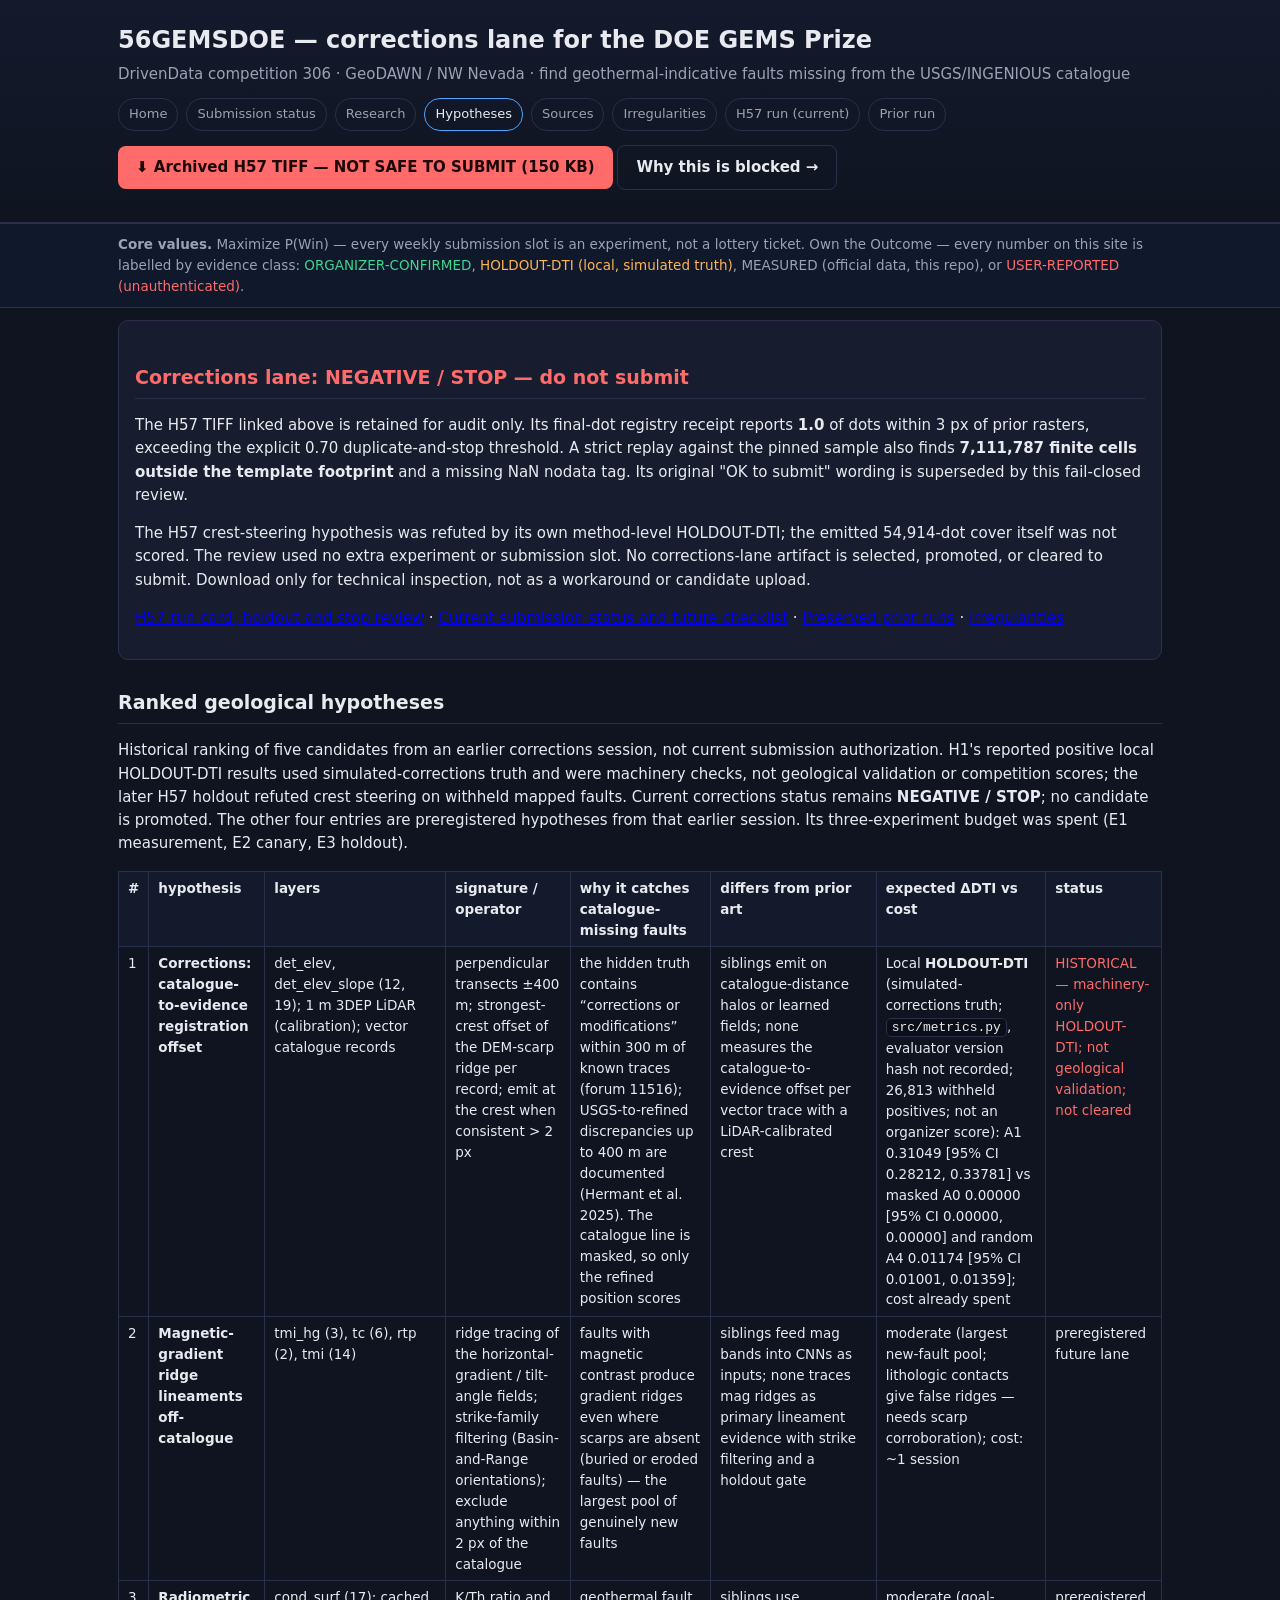
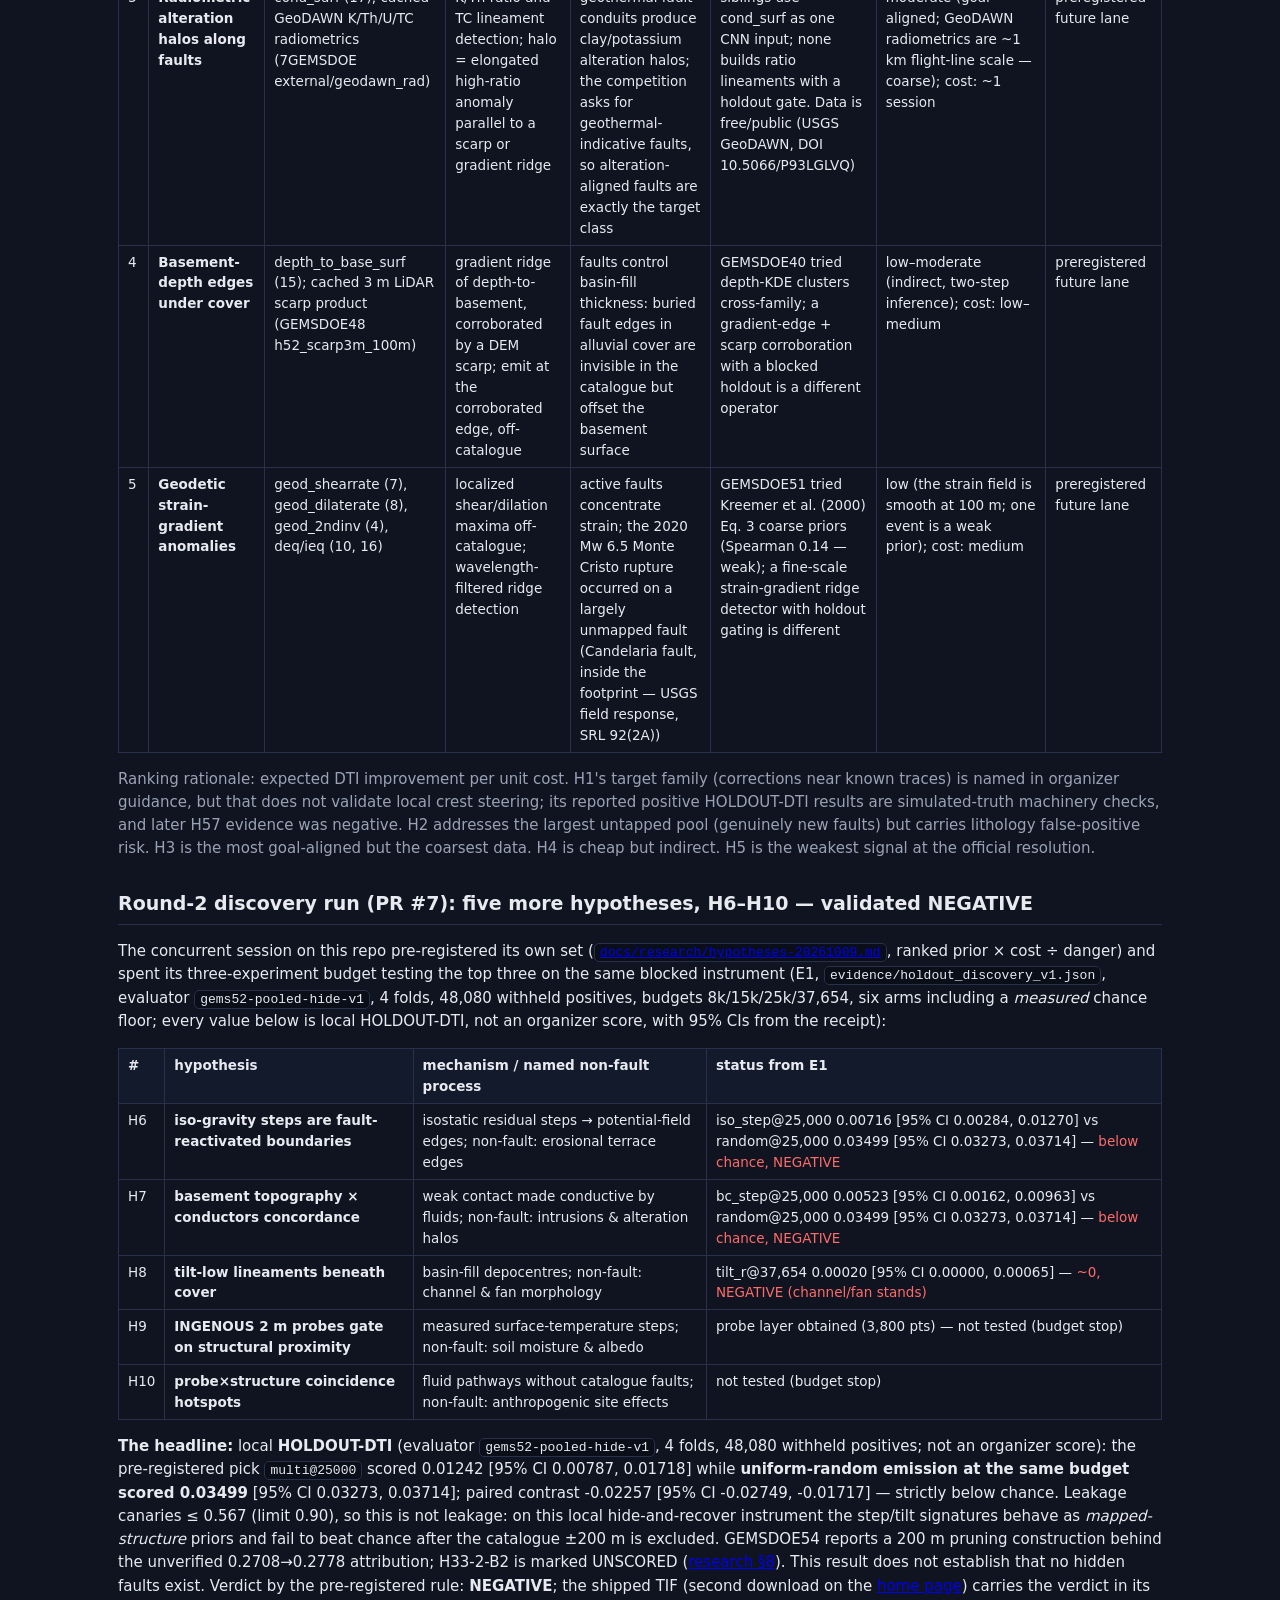
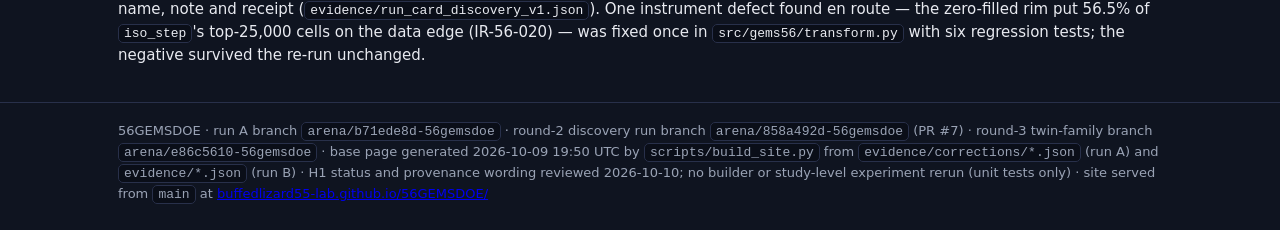
<file: docs/hypotheses.html>
<!doctype html><html lang=en><head><meta charset=utf-8>
<meta name=viewport content="width=device-width,initial-scale=1">
<title>Hypotheses · 56GEMSDOE</title><style>
:root{--bg:#0f1420;--fg:#e8eaf0;--mut:#9aa3b5;--acc:#4da3ff;--ok:#3fd68f;--warn:#ffb454;--bad:#ff6b6b;--card:#171d2e;--line:#28304a}
*{box-sizing:border-box}
body{margin:0;background:var(--bg);color:var(--fg);font:15px/1.55 system-ui,-apple-system,Segoe UI,Roboto,sans-serif}
.wrap{max-width:1080px;margin:0 auto;padding:0 18px}
header.top{background:linear-gradient(180deg,#131a2c,#0f1420);border-bottom:1px solid var(--line);padding:22px 0 18px}
h1{font-size:24px;margin:0 0 4px}
h2{font-size:19px;margin:28px 0 8px;border-bottom:1px solid var(--line);padding-bottom:6px}
h3{font-size:16px;margin:20px 0 6px}
nav{display:flex;flex-wrap:wrap;gap:8px;margin:12px 0}
nav a{color:var(--mut);text-decoration:none;padding:5px 10px;border:1px solid var(--line);border-radius:16px;font-size:13px}
nav a.active,nav a:hover{color:var(--fg);border-color:var(--acc)}
.dlbtn{margin:14px 0}
.btn{display:inline-block;background:var(--acc);color:#06121f;font-weight:600;text-decoration:none;padding:10px 18px;border-radius:8px}
.btn.alt{background:transparent;color:var(--fg);border:1px solid var(--line)}
.btn.stop{background:var(--bad);color:#1c0808}
.btn:hover{filter:brightness(1.1)}
.card{background:var(--card);border:1px solid var(--line);border-radius:10px;padding:14px 16px;margin:12px 0}
.grid{display:grid;grid-template-columns:repeat(auto-fit,minmax(300px,1fr));gap:12px}
.mut{color:var(--mut)}
.ok{color:var(--ok)}.warn{color:var(--warn)}.bad{color:var(--bad)}
code{background:#0a0e18;border:1px solid var(--line);border-radius:5px;padding:1px 5px;font-size:13px}
pre{background:#0a0e18;border:1px solid var(--line);border-radius:8px;padding:12px;overflow:auto;font-size:12.5px}
table{border-collapse:collapse;width:100%;font-size:13.5px;margin:10px 0}
th,td{border:1px solid var(--line);padding:6px 9px;text-align:left;vertical-align:top}
th{background:#131a2c}
img{max-width:100%;border:1px solid var(--line);border-radius:8px}
.values{background:#10182b;border-top:1px solid var(--line);border-bottom:1px solid var(--line);padding:10px 0;font-size:13.5px;color:var(--mut)}
footer{border-top:1px solid var(--line);margin-top:34px;padding:18px 0 30px;color:var(--mut);font-size:13px}
.tag{display:inline-block;font-size:11px;border:1px solid var(--line);border-radius:10px;padding:1px 8px;color:var(--mut);margin-right:5px}
ul{margin:6px 0 6px 20px}li{margin:3px 0}
</style></head><body>
<header class=top><div class=wrap>
<h1>56GEMSDOE &mdash; corrections lane for the DOE GEMS Prize</h1>
<div class=mut>DrivenData competition 306 · GeoDAWN / NW Nevada · find geothermal-indicative
faults missing from the USGS/INGENIOUS catalogue</div>
<nav><a href="index.html">Home</a><a href="executive-summary.html">Submission status</a><a href="research.html">Research</a><a href="hypotheses.html" class=active>Hypotheses</a><a href="sources.html">Sources</a><a href="irregularities.html">Irregularities</a><a href="h57.html">H57 run (current)</a><a href="prior-run.html">Prior run</a></nav><div class="dlbtn"><a class="btn stop" href="downloads/h57-corr-band2px-cover-20261009T191337Z.tif">&#11015; Archived H57 TIFF — NOT SAFE TO SUBMIT (150 KB)</a> <a class="btn alt" href="h57.html">Why this is blocked &rarr;</a></div>
</div></header>
<div class=values><div class=wrap><b>Core values.</b> Maximize P(Win) &mdash; every weekly
submission slot is an experiment, not a lottery ticket. Own the Outcome &mdash; every number
on this site is labelled by evidence class: <span class=ok>ORGANIZER-CONFIRMED</span>,
<span class=warn>HOLDOUT-DTI (local, simulated truth)</span>, <span class=mut>MEASURED (official
data, this repo)</span>, or <span class=bad>USER-REPORTED (unauthenticated)</span>.</div></div>
<main class=wrap><div class=card><h2 class=bad>Corrections lane: NEGATIVE / STOP — do not submit</h2>
<p>The H57 TIFF linked above is retained for audit only. Its final-dot registry receipt reports
<b>1.0</b> of dots within 3 px of prior rasters, exceeding the explicit 0.70 duplicate-and-stop
threshold. A strict replay against the pinned sample also finds <b>7,111,787 finite cells outside
the template footprint</b> and a missing NaN nodata tag. Its original "OK to submit" wording is
superseded by this fail-closed review.</p>
<p>The H57 crest-steering hypothesis was refuted by its own method-level HOLDOUT-DTI; the emitted
54,914-dot cover itself was not scored. The review used no extra experiment or submission slot.
No corrections-lane artifact is selected, promoted, or cleared to submit. Download only for
technical inspection, not as a workaround or candidate upload.</p>
<p><a href="h57.html">H57 run card, holdout and stop review</a> ·
<a href="executive-summary.html">Current submission status and future checklist</a> ·
<a href="prior-run.html">Preserved prior runs</a> ·
<a href="irregularities.html">Irregularities</a></p></div>
<h2>Ranked geological hypotheses</h2>
<p>Historical ranking of five candidates from an earlier corrections session, not current
submission authorization. H1's reported positive local HOLDOUT-DTI results used
simulated-corrections truth and were machinery checks, not geological validation or competition
scores; the later H57 holdout refuted crest steering on withheld mapped faults. Current corrections status remains
<b>NEGATIVE / STOP</b>; no candidate is promoted. The other four entries are preregistered
hypotheses from that earlier session. Its three-experiment budget was spent (E1 measurement,
E2 canary, E3 holdout).</p>
<table>
<tr><th>#</th><th>hypothesis</th><th>layers</th><th>signature / operator</th><th>why it catches catalogue-missing faults</th><th>differs from prior art</th><th>expected &Delta;DTI vs cost</th><th>status</th></tr>
<tr><td>1</td><td><b>Corrections: catalogue-to-evidence registration offset</b></td>
<td>det_elev, det_elev_slope (12, 19); 1 m 3DEP LiDAR (calibration); vector catalogue records</td>
<td>perpendicular transects &plusmn;400 m; strongest-crest offset of the DEM-scarp ridge per record; emit at the crest when consistent &gt; 2 px</td>
<td>the hidden truth contains &ldquo;corrections or modifications&rdquo; within 300 m of known traces (forum 11516); USGS-to-refined discrepancies up to 400 m are documented (Hermant et al. 2025). The catalogue line is masked, so only the refined position scores</td>
<td>siblings emit on catalogue-distance halos or learned fields; none measures the catalogue-to-evidence offset per vector trace with a LiDAR-calibrated crest</td>
<td>Local <b>HOLDOUT-DTI</b> (simulated-corrections truth; <code>src/metrics.py</code>, evaluator version hash not recorded; 26,813 withheld positives; not an organizer score): A1 0.31049 [95% CI 0.28212, 0.33781] vs masked A0 0.00000 [95% CI 0.00000, 0.00000] and random A4 0.01174 [95% CI 0.01001, 0.01359]; cost already spent</td>
<td><span class=bad>HISTORICAL — machinery-only HOLDOUT-DTI; not geological validation; not cleared</span></td></tr>
<tr><td>2</td><td><b>Magnetic-gradient ridge lineaments off-catalogue</b></td>
<td>tmi_hg (3), tc (6), rtp (2), tmi (14)</td>
<td>ridge tracing of the horizontal-gradient / tilt-angle fields; strike-family filtering (Basin-and-Range orientations); exclude anything within 2 px of the catalogue</td>
<td>faults with magnetic contrast produce gradient ridges even where scarps are absent (buried or eroded faults) &mdash; the largest pool of genuinely new faults</td>
<td>siblings feed mag bands into CNNs as inputs; none traces mag ridges as primary lineament evidence with strike filtering and a holdout gate</td>
<td>moderate (largest new-fault pool; lithologic contacts give false ridges &mdash; needs scarp corroboration); cost: ~1 session</td>
<td>preregistered future lane</td></tr>
<tr><td>3</td><td><b>Radiometric alteration halos along faults</b></td>
<td>cond_surf (17); cached GeoDAWN K/Th/U/TC radiometrics (7GEMSDOE external/geodawn_rad)</td>
<td>K/Th ratio and TC lineament detection; halo = elongated high-ratio anomaly parallel to a scarp or gradient ridge</td>
<td>geothermal fault conduits produce clay/potassium alteration halos; the competition asks for geothermal-indicative faults, so alteration-aligned faults are exactly the target class</td>
<td>siblings use cond_surf as one CNN input; none builds ratio lineaments with a holdout gate. Data is free/public (USGS GeoDAWN, DOI 10.5066/P93LGLVQ)</td>
<td>moderate (goal-aligned; GeoDAWN radiometrics are ~1 km flight-line scale &mdash; coarse); cost: ~1 session</td>
<td>preregistered future lane</td></tr>
<tr><td>4</td><td><b>Basement-depth edges under cover</b></td>
<td>depth_to_base_surf (15); cached 3 m LiDAR scarp product (GEMSDOE48 h52_scarp3m_100m)</td>
<td>gradient ridge of depth-to-basement, corroborated by a DEM scarp; emit at the corroborated edge, off-catalogue</td>
<td>faults control basin-fill thickness: buried fault edges in alluvial cover are invisible in the catalogue but offset the basement surface</td>
<td>GEMSDOE40 tried depth-KDE clusters cross-family; a gradient-edge + scarp corroboration with a blocked holdout is a different operator</td>
<td>low&ndash;moderate (indirect, two-step inference); cost: low&ndash;medium</td>
<td>preregistered future lane</td></tr>
<tr><td>5</td><td><b>Geodetic strain-gradient anomalies</b></td>
<td>geod_shearrate (7), geod_dilaterate (8), geod_2ndinv (4), deq/ieq (10, 16)</td>
<td>localized shear/dilation maxima off-catalogue; wavelength-filtered ridge detection</td>
<td>active faults concentrate strain; the 2020 Mw 6.5 Monte Cristo rupture occurred on a largely unmapped fault (Candelaria fault, inside the footprint &mdash; USGS field response, SRL 92(2A))</td>
<td>GEMSDOE51 tried Kreemer et al. (2000) Eq. 3 coarse priors (Spearman 0.14 &mdash; weak); a fine-scale strain-gradient ridge detector with holdout gating is different</td>
<td>low (the strain field is smooth at 100 m; one event is a weak prior); cost: medium</td>
<td>preregistered future lane</td></tr>
</table>
<p class=mut>Ranking rationale: expected DTI improvement per unit cost. H1's target family (corrections near known traces) is named in organizer guidance, but that does not validate local crest steering; its reported positive HOLDOUT-DTI results are simulated-truth machinery checks, and later H57 evidence was negative. H2 addresses the largest untapped pool (genuinely new faults) but carries lithology false-positive risk.
H3 is the most goal-aligned but the coarsest data. H4 is cheap but indirect. H5 is the
weakest signal at the official resolution.</p>

<h2>Round-2 discovery run (PR #7): five more hypotheses, H6&ndash;H10 &mdash; validated NEGATIVE</h2>
<p>The concurrent session on this repo pre-registered its own set
(<a href="https://github.com/buffedlizard55-lab/56GEMSDOE/blob/main/docs/research/hypotheses-20261009.md"><code>docs/research/hypotheses-20261009.md</code></a>,
ranked prior &times; cost &divide; danger) and spent its three-experiment budget testing the
top three on the same blocked instrument (E1, <code>evidence/holdout_discovery_v1.json</code>,
evaluator <code>gems52-pooled-hide-v1</code>, 4 folds, 48,080 withheld positives, budgets
8k/15k/25k/37,654, six arms including a <i>measured</i> chance floor; every value below is local HOLDOUT-DTI, not an organizer score, with 95% CIs from the receipt):</p>
<table>
<tr><th>#</th><th>hypothesis</th><th>mechanism / named non-fault process</th><th>status from E1</th></tr>
<tr><td>H6</td><td><b>iso-gravity steps are fault-reactivated boundaries</b></td>
<td>isostatic residual steps &rarr; potential-field edges; non-fault: erosional terrace edges</td>
<td>iso_step@25,000 0.00716 [95% CI 0.00284, 0.01270] vs random@25,000 0.03499 [95% CI 0.03273, 0.03714] &mdash; <span class=bad>below chance, NEGATIVE</span></td></tr>
<tr><td>H7</td><td><b>basement topography &times; conductors concordance</b></td>
<td>weak contact made conductive by fluids; non-fault: intrusions &amp; alteration halos</td>
<td>bc_step@25,000 0.00523 [95% CI 0.00162, 0.00963] vs random@25,000 0.03499 [95% CI 0.03273, 0.03714] &mdash; <span class=bad>below chance, NEGATIVE</span></td></tr>
<tr><td>H8</td><td><b>tilt-low lineaments beneath cover</b></td>
<td>basin-fill depocentres; non-fault: channel &amp; fan morphology</td>
<td>tilt_r@37,654 0.00020 [95% CI 0.00000, 0.00065] &mdash; <span class=bad>~0, NEGATIVE (channel/fan stands)</span></td></tr>
<tr><td>H9</td><td><b>INGENOUS 2 m probes gate on structural proximity</b></td>
<td>measured surface-temperature steps; non-fault: soil moisture &amp; albedo</td>
<td>probe layer obtained (3,800 pts) &mdash; not tested (budget stop)</td></tr>
<tr><td>H10</td><td><b>probe&times;structure coincidence hotspots</b></td>
<td>fluid pathways without catalogue faults; non-fault: anthropogenic site effects</td>
<td>not tested (budget stop)</td></tr>
</table>
<p><b>The headline:</b> local <b>HOLDOUT-DTI</b> (evaluator <code>gems52-pooled-hide-v1</code>,
4 folds, 48,080 withheld positives; not an organizer score): the pre-registered pick
<code>multi@25000</code> scored 0.01242 [95% CI 0.00787, 0.01718] while
<b>uniform-random emission at the same budget scored 0.03499</b>
[95% CI 0.03273, 0.03714]; paired contrast -0.02257 [95% CI -0.02749, -0.01717] &mdash;
strictly below chance. Leakage canaries &le; 0.567 (limit 0.90),
so this is not leakage: on this local hide-and-recover instrument the step/tilt signatures behave as <em>mapped-structure</em> priors and fail to beat chance after the catalogue &plusmn;200 m is excluded. GEMSDOE54 reports a 200 m pruning construction behind the unverified 0.2708&rarr;0.2778 attribution; H33-2-B2 is marked UNSCORED (<a href="research.html">research &sect;8</a>). This result does not establish that no hidden faults exist.
Verdict by the pre-registered rule: <b>NEGATIVE</b>; the shipped TIF (second download on the
<a href="index.html">home page</a>) carries the verdict in its name, note and receipt
(<code>evidence/run_card_discovery_v1.json</code>). One instrument defect found en route &mdash;
the zero-filled rim put 56.5% of <code>iso_step</code>'s top-25,000 cells on the data edge
(IR-56-020) &mdash; was fixed once in <code>src/gems56/transform.py</code> with six regression
tests; the negative survived the re-run unchanged.</p>
</main>
<footer><div class=wrap>56GEMSDOE · run A branch <code>arena/b71ede8d-56gemsdoe</code> ·
round-2 discovery run branch <code>arena/858a492d-56gemsdoe</code> (PR #7) ·
round-3 twin-family branch <code>arena/e86c5610-56gemsdoe</code> ·
base page generated 2026-10-09 19:50 UTC by
<code>scripts/build_site.py</code> from <code>evidence/corrections/*.json</code> (run A)
and <code>evidence/*.json</code> (run B) · H1 status and provenance wording reviewed
2026-10-10; no builder or study-level experiment rerun (unit tests only) ·
site served from <code>main</code> at
<a href="https://buffedlizard55-lab.github.io/56GEMSDOE/docs/index.html">buffedlizard55-lab.github.io/56GEMSDOE/</a></div></footer>
</body></html>
</file>
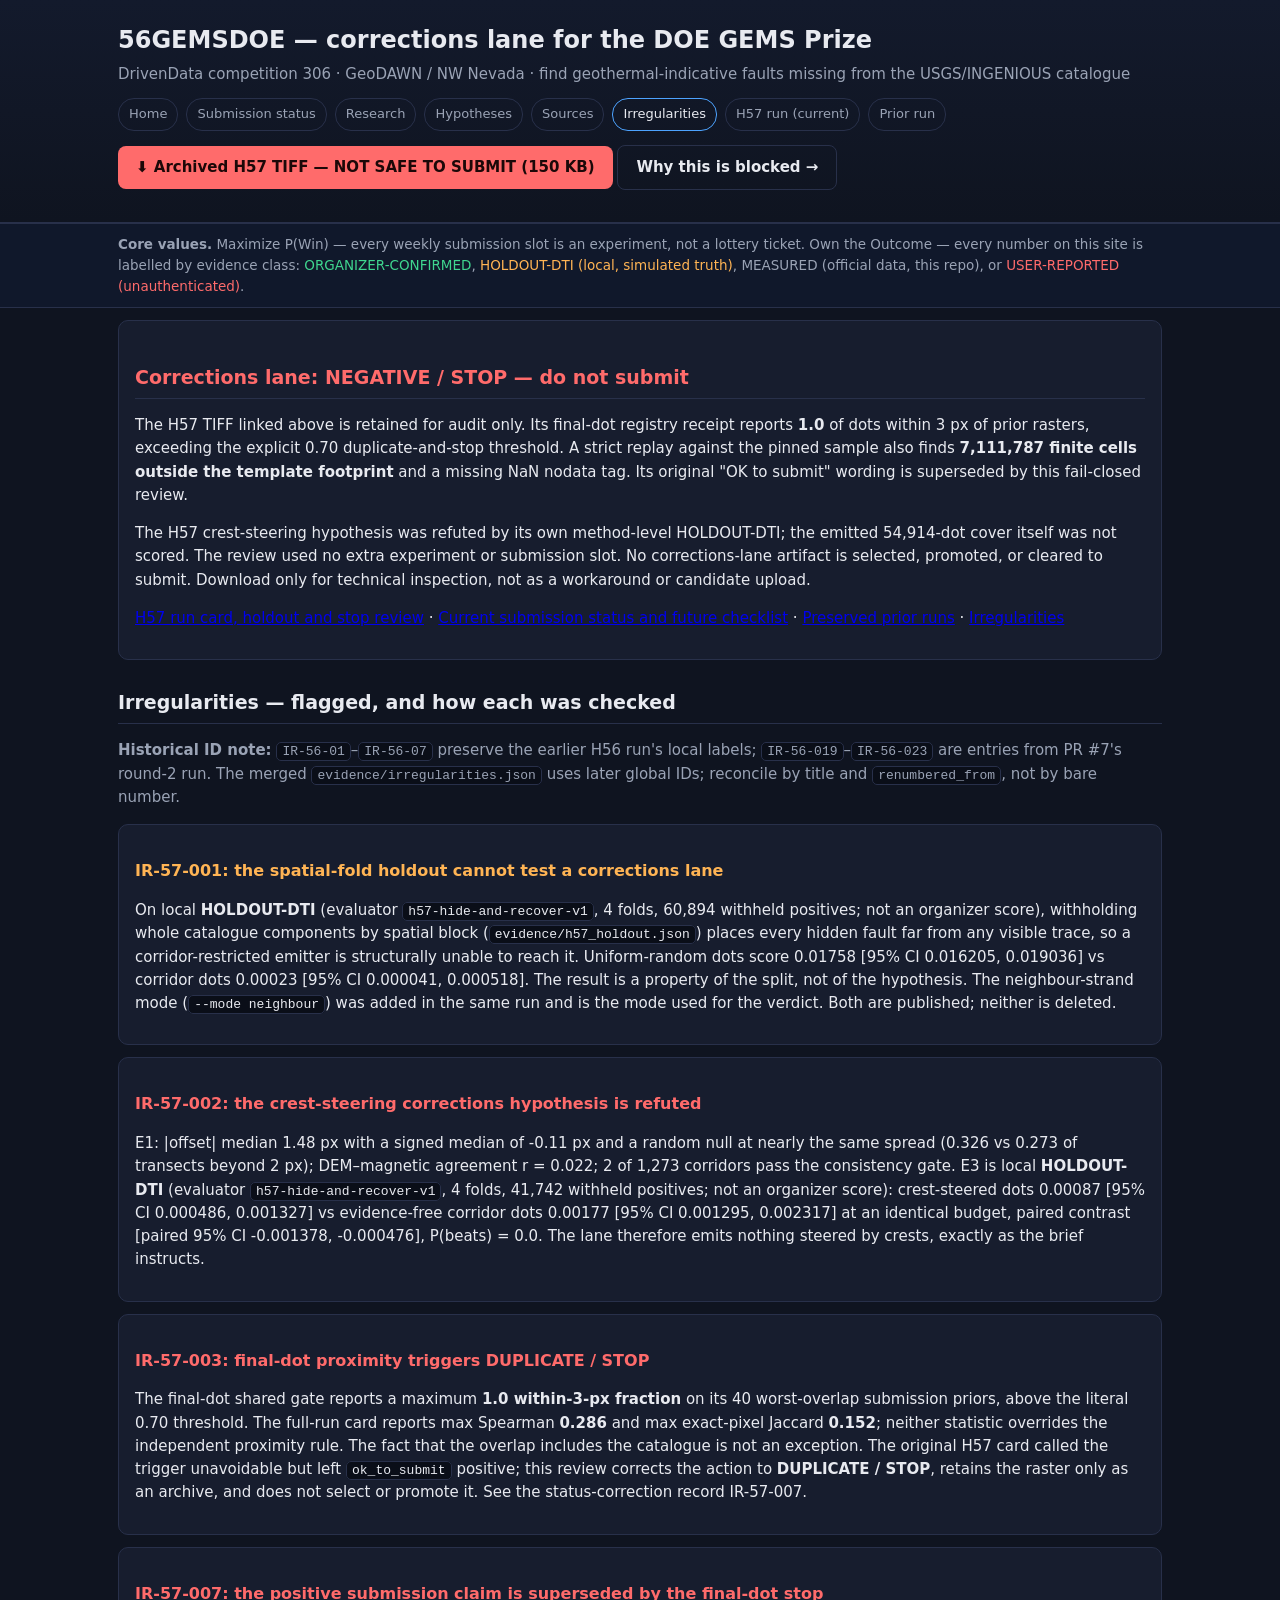
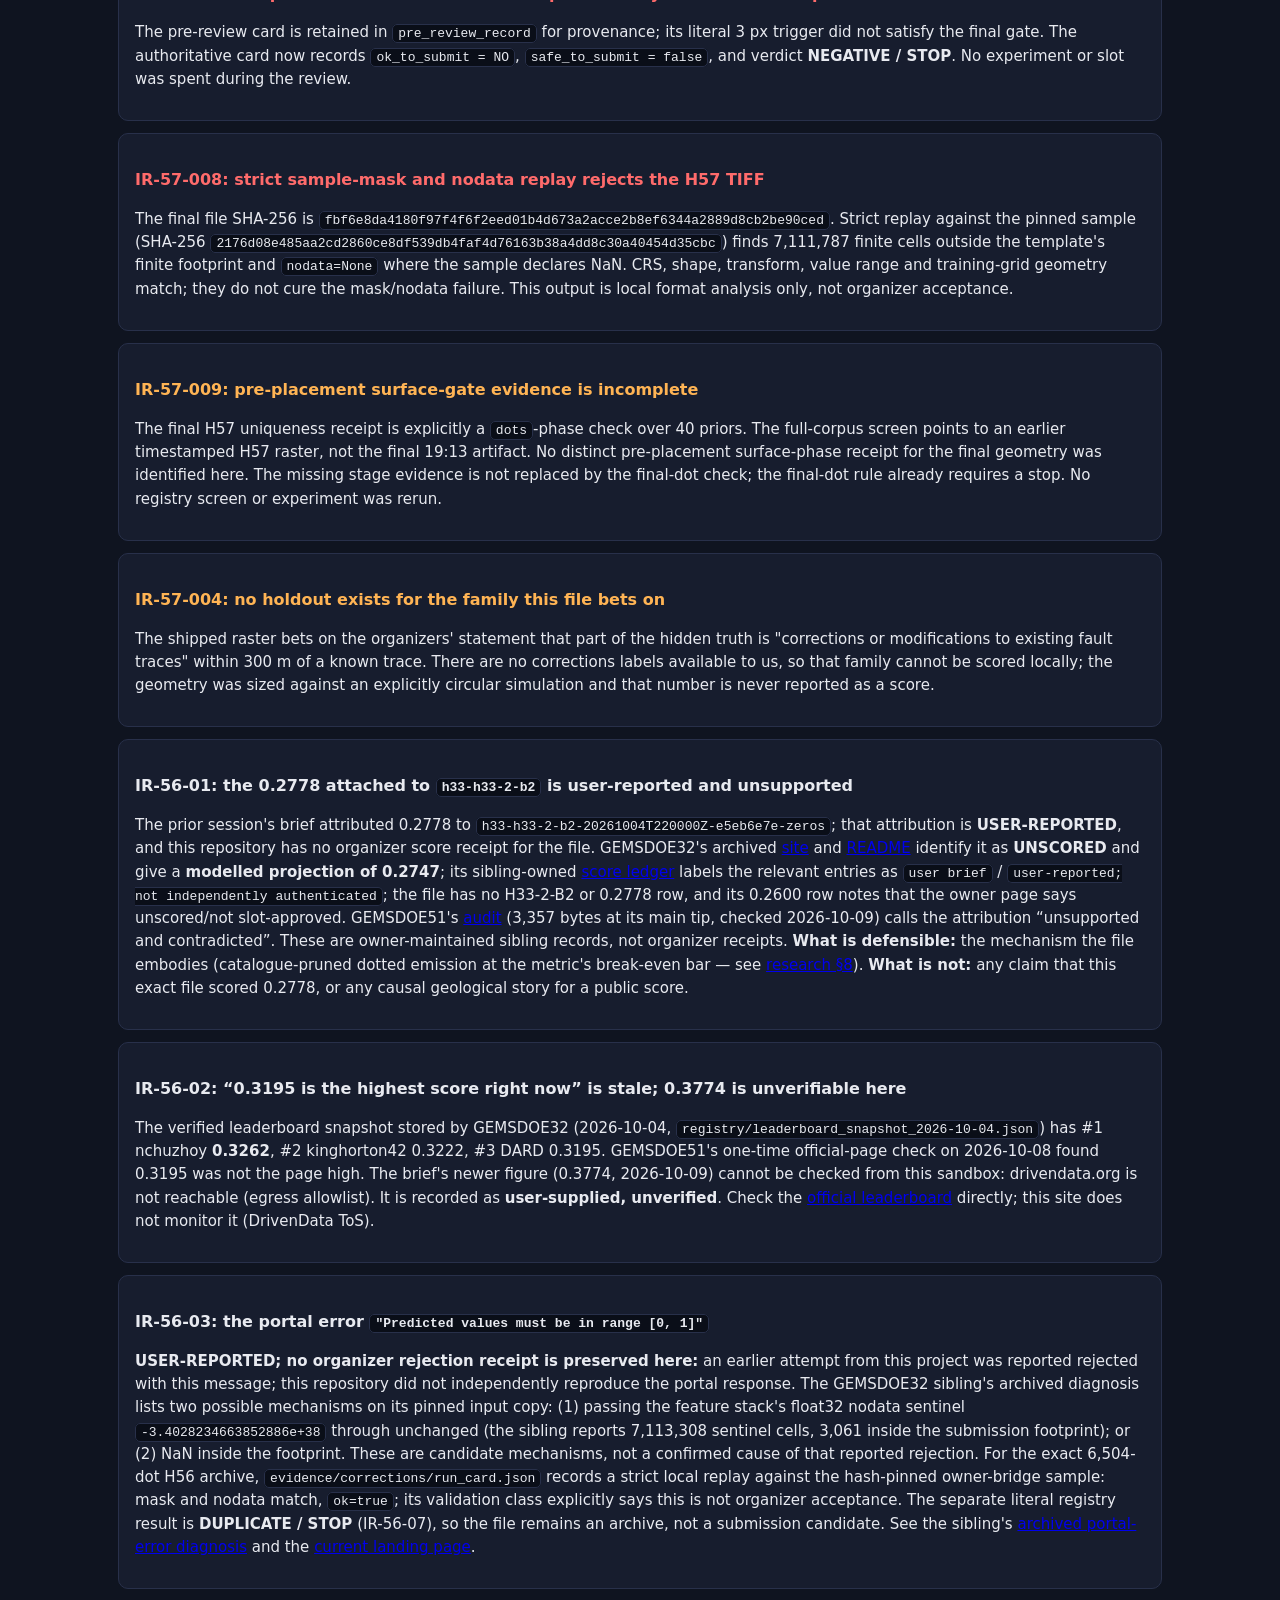
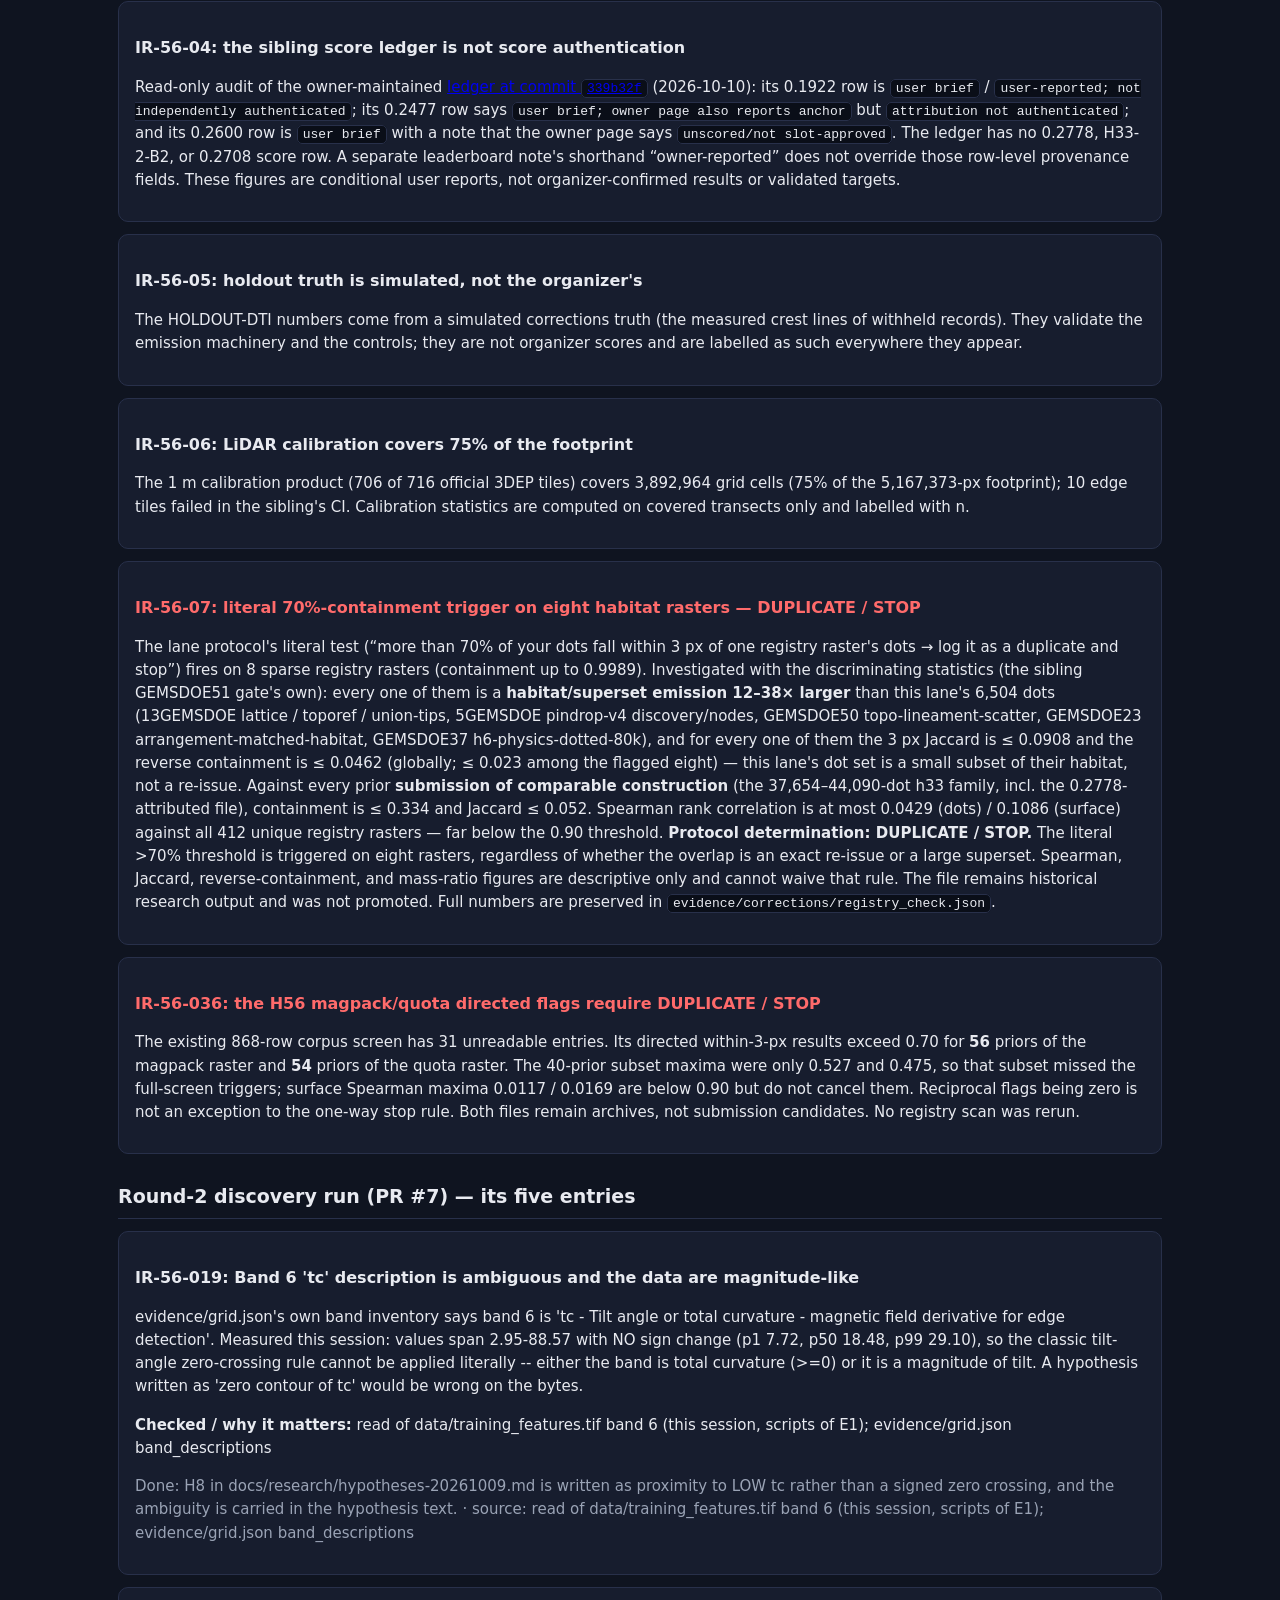
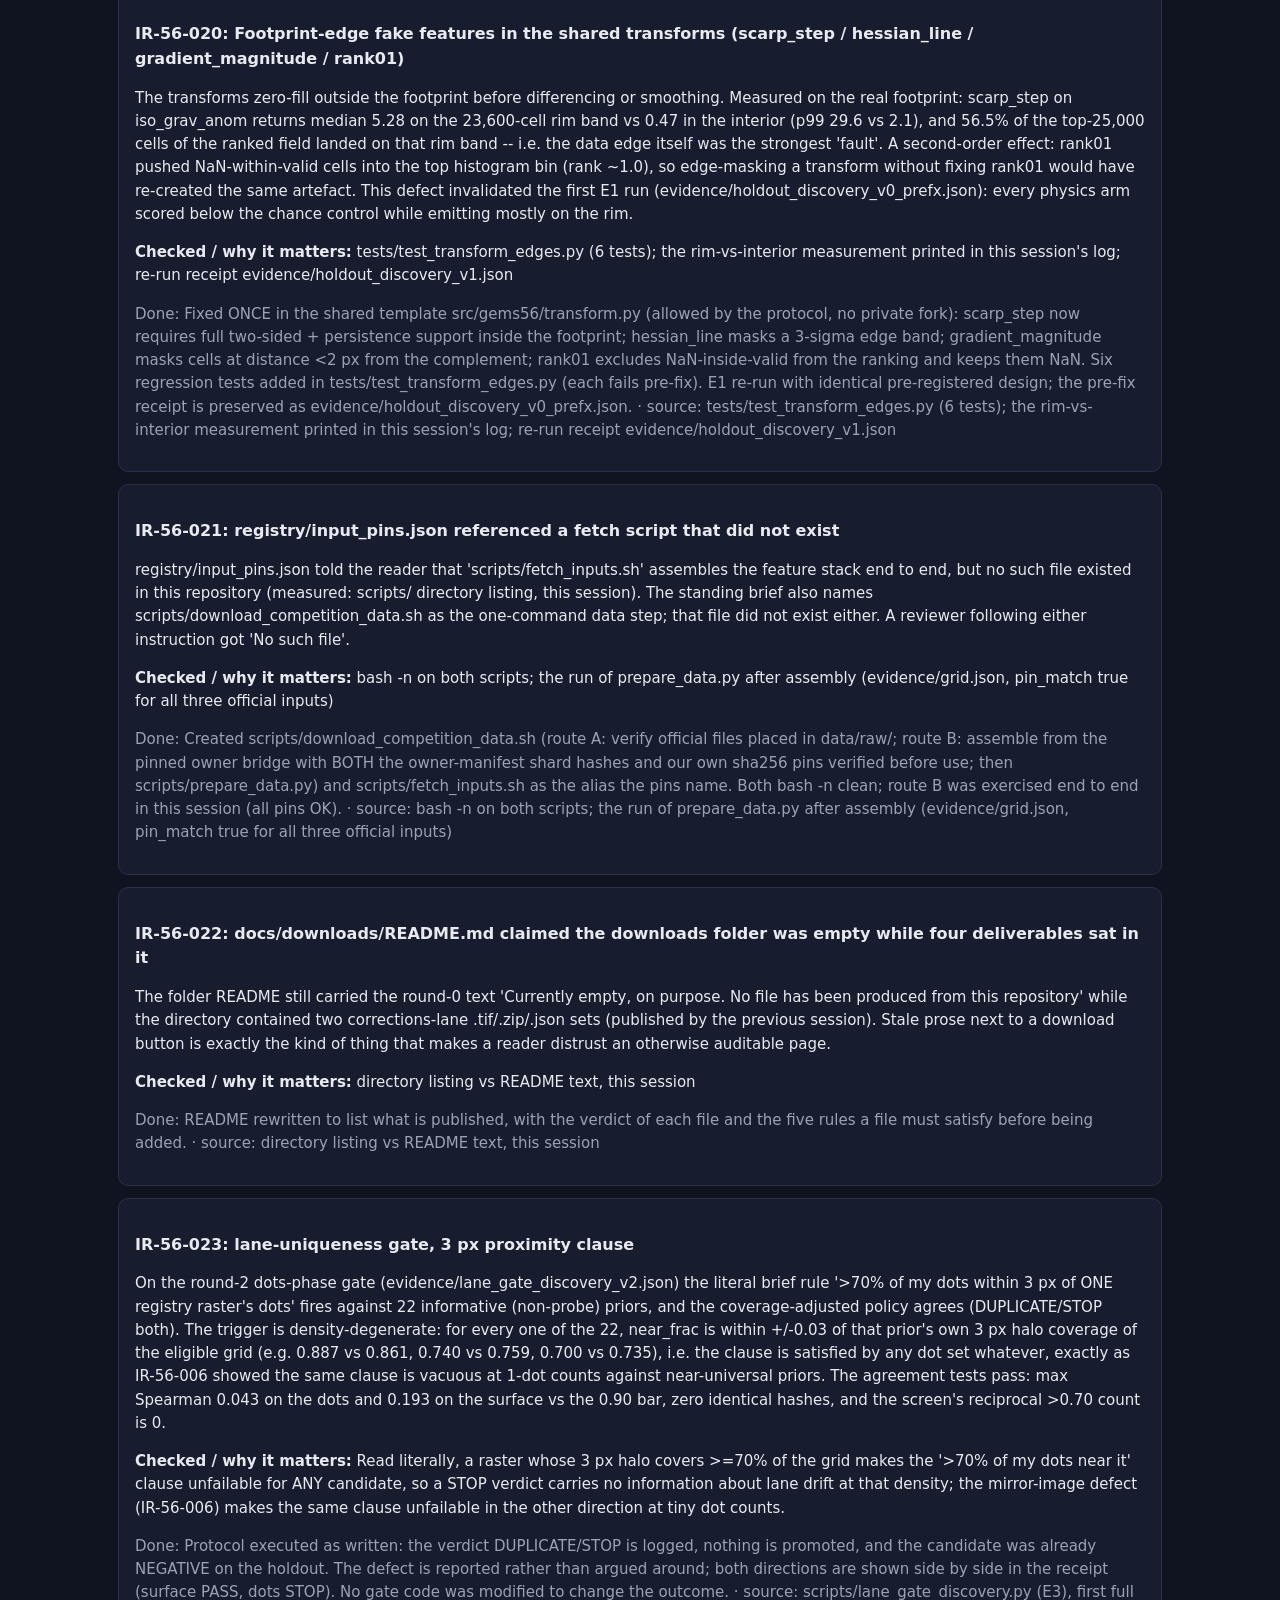
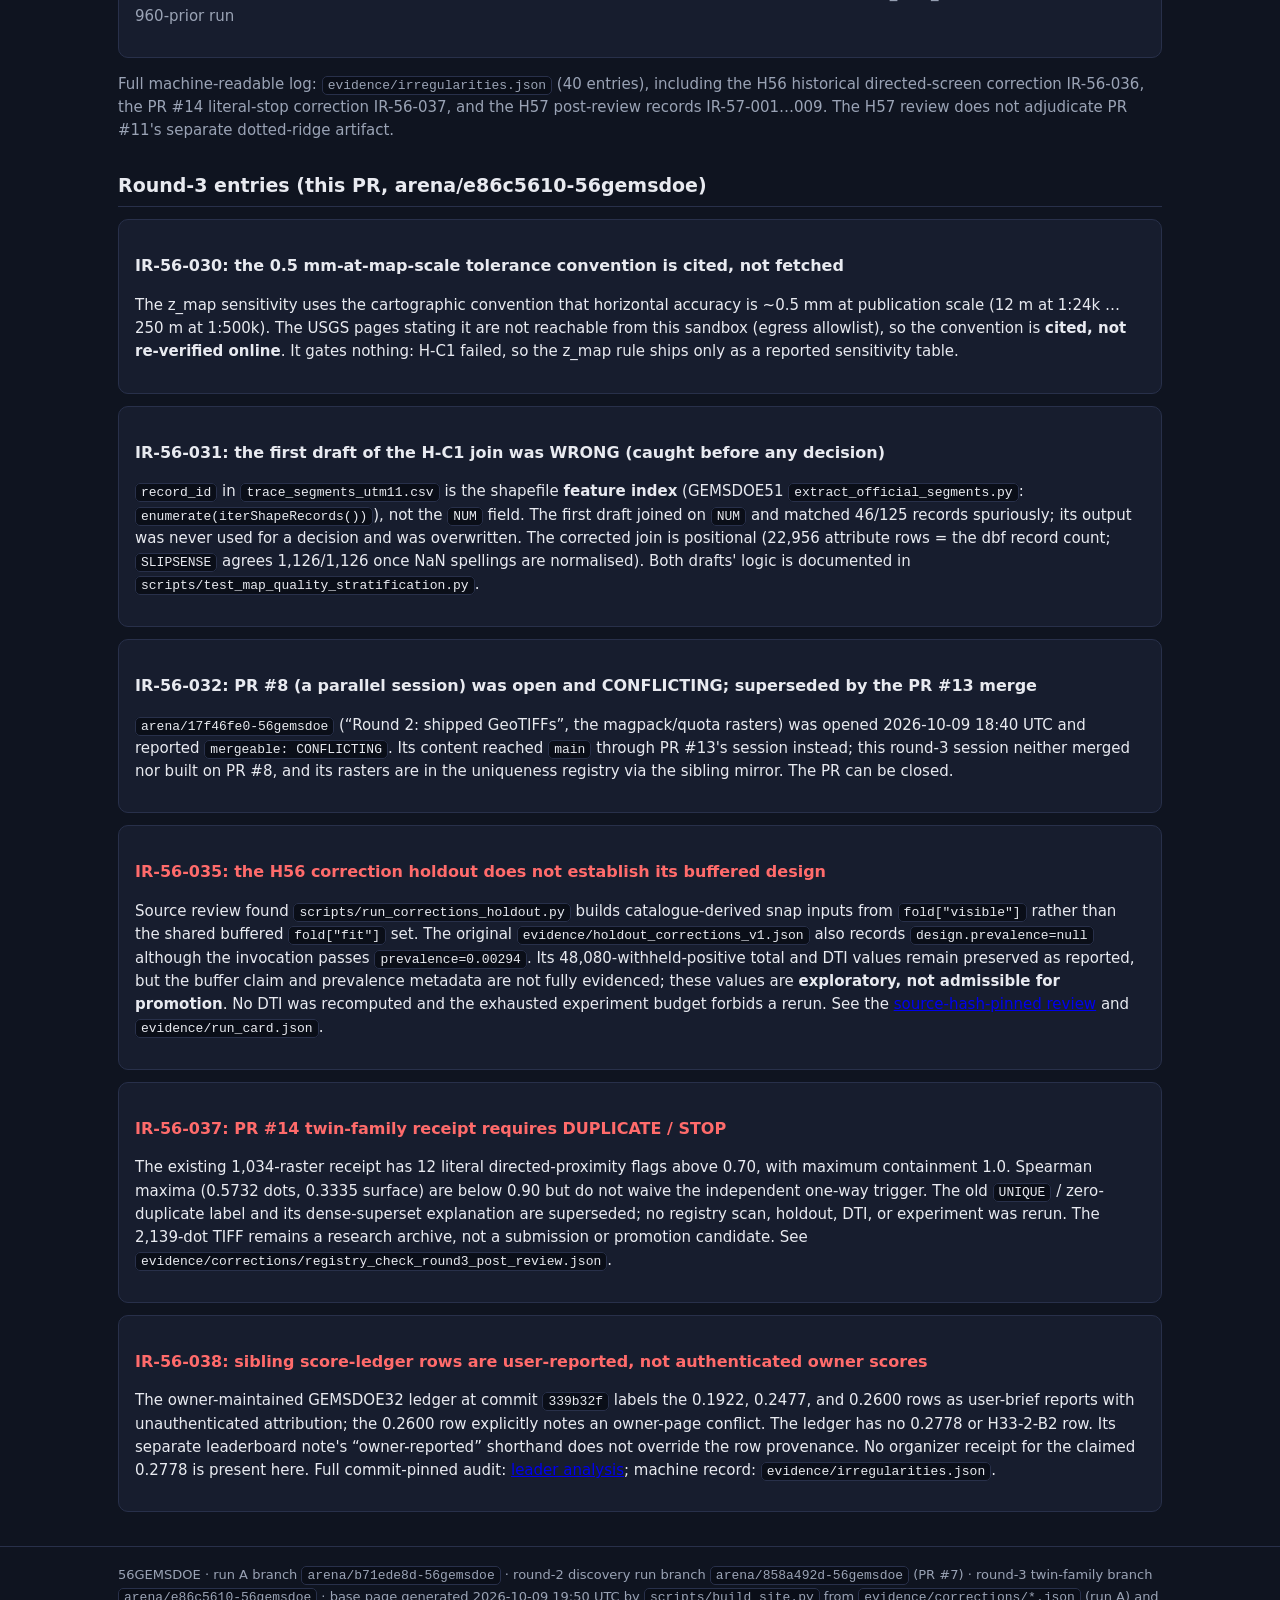
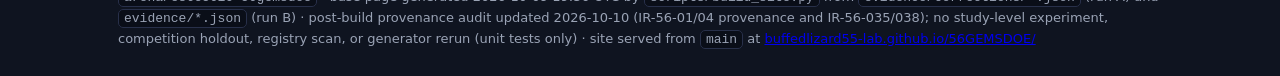
<file: docs/irregularities.html>
<!doctype html><html lang=en><head><meta charset=utf-8>
<meta name=viewport content="width=device-width,initial-scale=1">
<title>Irregularities · 56GEMSDOE</title><style>
:root{--bg:#0f1420;--fg:#e8eaf0;--mut:#9aa3b5;--acc:#4da3ff;--ok:#3fd68f;--warn:#ffb454;--bad:#ff6b6b;--card:#171d2e;--line:#28304a}
*{box-sizing:border-box}
body{margin:0;background:var(--bg);color:var(--fg);font:15px/1.55 system-ui,-apple-system,Segoe UI,Roboto,sans-serif}
.wrap{max-width:1080px;margin:0 auto;padding:0 18px}
header.top{background:linear-gradient(180deg,#131a2c,#0f1420);border-bottom:1px solid var(--line);padding:22px 0 18px}
h1{font-size:24px;margin:0 0 4px}
h2{font-size:19px;margin:28px 0 8px;border-bottom:1px solid var(--line);padding-bottom:6px}
h3{font-size:16px;margin:20px 0 6px}
nav{display:flex;flex-wrap:wrap;gap:8px;margin:12px 0}
nav a{color:var(--mut);text-decoration:none;padding:5px 10px;border:1px solid var(--line);border-radius:16px;font-size:13px}
nav a.active,nav a:hover{color:var(--fg);border-color:var(--acc)}
.dlbtn{margin:14px 0}
.btn{display:inline-block;background:var(--acc);color:#06121f;font-weight:600;text-decoration:none;padding:10px 18px;border-radius:8px}
.btn.alt{background:transparent;color:var(--fg);border:1px solid var(--line)}
.btn.stop{background:var(--bad);color:#1c0808}
.btn:hover{filter:brightness(1.1)}
.card{background:var(--card);border:1px solid var(--line);border-radius:10px;padding:14px 16px;margin:12px 0}
.grid{display:grid;grid-template-columns:repeat(auto-fit,minmax(300px,1fr));gap:12px}
.mut{color:var(--mut)}
.ok{color:var(--ok)}.warn{color:var(--warn)}.bad{color:var(--bad)}
code{background:#0a0e18;border:1px solid var(--line);border-radius:5px;padding:1px 5px;font-size:13px}
pre{background:#0a0e18;border:1px solid var(--line);border-radius:8px;padding:12px;overflow:auto;font-size:12.5px}
table{border-collapse:collapse;width:100%;font-size:13.5px;margin:10px 0}
th,td{border:1px solid var(--line);padding:6px 9px;text-align:left;vertical-align:top}
th{background:#131a2c}
img{max-width:100%;border:1px solid var(--line);border-radius:8px}
.values{background:#10182b;border-top:1px solid var(--line);border-bottom:1px solid var(--line);padding:10px 0;font-size:13.5px;color:var(--mut)}
footer{border-top:1px solid var(--line);margin-top:34px;padding:18px 0 30px;color:var(--mut);font-size:13px}
.tag{display:inline-block;font-size:11px;border:1px solid var(--line);border-radius:10px;padding:1px 8px;color:var(--mut);margin-right:5px}
ul{margin:6px 0 6px 20px}li{margin:3px 0}
</style></head><body>
<header class=top><div class=wrap>
<h1>56GEMSDOE &mdash; corrections lane for the DOE GEMS Prize</h1>
<div class=mut>DrivenData competition 306 · GeoDAWN / NW Nevada · find geothermal-indicative
faults missing from the USGS/INGENIOUS catalogue</div>
<nav><a href="index.html">Home</a><a href="executive-summary.html">Submission status</a><a href="research.html">Research</a><a href="hypotheses.html">Hypotheses</a><a href="sources.html">Sources</a><a href="irregularities.html" class=active>Irregularities</a><a href="h57.html">H57 run (current)</a><a href="prior-run.html">Prior run</a></nav><div class="dlbtn"><a class="btn stop" href="downloads/h57-corr-band2px-cover-20261009T191337Z.tif">&#11015; Archived H57 TIFF — NOT SAFE TO SUBMIT (150 KB)</a> <a class="btn alt" href="h57.html">Why this is blocked &rarr;</a></div>
</div></header>
<div class=values><div class=wrap><b>Core values.</b> Maximize P(Win) &mdash; every weekly
submission slot is an experiment, not a lottery ticket. Own the Outcome &mdash; every number
on this site is labelled by evidence class: <span class=ok>ORGANIZER-CONFIRMED</span>,
<span class=warn>HOLDOUT-DTI (local, simulated truth)</span>, <span class=mut>MEASURED (official
data, this repo)</span>, or <span class=bad>USER-REPORTED (unauthenticated)</span>.</div></div>
<main class=wrap><div class=card><h2 class=bad>Corrections lane: NEGATIVE / STOP — do not submit</h2>
<p>The H57 TIFF linked above is retained for audit only. Its final-dot registry receipt reports
<b>1.0</b> of dots within 3 px of prior rasters, exceeding the explicit 0.70 duplicate-and-stop
threshold. A strict replay against the pinned sample also finds <b>7,111,787 finite cells outside
the template footprint</b> and a missing NaN nodata tag. Its original "OK to submit" wording is
superseded by this fail-closed review.</p>
<p>The H57 crest-steering hypothesis was refuted by its own method-level HOLDOUT-DTI; the emitted
54,914-dot cover itself was not scored. The review used no extra experiment or submission slot.
No corrections-lane artifact is selected, promoted, or cleared to submit. Download only for
technical inspection, not as a workaround or candidate upload.</p>
<p><a href="h57.html">H57 run card, holdout and stop review</a> ·
<a href="executive-summary.html">Current submission status and future checklist</a> ·
<a href="prior-run.html">Preserved prior runs</a> ·
<a href="irregularities.html">Irregularities</a></p></div>
<h2>Irregularities &mdash; flagged, and how each was checked</h2>
<p class=mut><b>Historical ID note:</b> <code>IR-56-01</code>&ndash;<code>IR-56-07</code> preserve the earlier H56 run's local labels; <code>IR-56-019</code>&ndash;<code>IR-56-023</code> are entries from PR #7's round-2 run. The merged <code>evidence/irregularities.json</code> uses later global IDs; reconcile by title and <code>renumbered_from</code>, not by bare number.</p>
<div class=card><h3 class=warn>IR-57-001: the spatial-fold holdout cannot test a corrections lane</h3>
<p>On local <b>HOLDOUT-DTI</b> (evaluator <code>h57-hide-and-recover-v1</code>, 4 folds,
60,894 withheld positives; not an organizer score), withholding whole catalogue components by
spatial block (<code>evidence/h57_holdout.json</code>) places every hidden fault far from any
visible trace, so a corridor-restricted emitter is structurally unable to reach it. Uniform-random
dots score 0.01758 [95% CI 0.016205, 0.019036] vs corridor dots 0.00023
[95% CI 0.000041, 0.000518]. The result is a property of the split, not of the hypothesis. The
neighbour-strand mode (<code>--mode neighbour</code>) was added in the same run and is the mode
used for the verdict. Both are published; neither is deleted.</p></div>
<div class=card><h3 class=bad>IR-57-002: the crest-steering corrections hypothesis is refuted</h3>
<p>E1: |offset| median 1.48 px with a signed median of -0.11 px and a random null at nearly the
same spread (0.326 vs 0.273 of transects beyond 2 px); DEM&ndash;magnetic agreement r = 0.022;
2 of 1,273 corridors pass the consistency gate. E3 is local <b>HOLDOUT-DTI</b> (evaluator
<code>h57-hide-and-recover-v1</code>, 4 folds, 41,742 withheld positives; not an organizer score):
crest-steered dots 0.00087 [95% CI 0.000486, 0.001327] vs evidence-free corridor dots 0.00177
[95% CI 0.001295, 0.002317] at an identical budget, paired contrast
[paired 95% CI -0.001378, -0.000476], P(beats) = 0.0. The lane therefore emits nothing
steered by crests, exactly as the brief instructs.</p></div>
<div class=card><h3 class=bad>IR-57-003: final-dot proximity triggers DUPLICATE / STOP</h3>
<p>The final-dot shared gate reports a maximum <b>1.0 within-3-px fraction</b> on its 40
worst-overlap submission priors, above the literal 0.70 threshold. The full-run card reports
max Spearman <b>0.286</b> and max exact-pixel Jaccard <b>0.152</b>; neither statistic overrides
the independent proximity rule. The fact that the overlap includes the catalogue is not an
exception. The original H57 card called the trigger unavoidable but left <code>ok_to_submit</code>
positive; this review corrects the action to <b>DUPLICATE / STOP</b>, retains the raster only as
an archive, and does not select or promote it. See the status-correction record IR-57-007.</p></div>
<div class=card><h3 class=bad>IR-57-007: the positive submission claim is superseded by the final-dot stop</h3>
<p>The pre-review card is retained in <code>pre_review_record</code> for provenance; its literal
3 px trigger did not satisfy the final gate. The authoritative card now records
<code>ok_to_submit = NO</code>, <code>safe_to_submit = false</code>, and verdict
<b>NEGATIVE / STOP</b>. No experiment or slot was spent during the review.</p></div>
<div class=card><h3 class=bad>IR-57-008: strict sample-mask and nodata replay rejects the H57 TIFF</h3>
<p>The final file SHA-256 is <code>fbf6e8da4180f97f4f6f2eed01b4d673a2acce2b8ef6344a2889d8cb2be90ced</code>. Strict replay against the
pinned sample (SHA-256 <code>2176d08e485aa2cd2860ce8df539db4faf4d76163b38a4dd8c30a40454d35cbc</code>) finds 7,111,787 finite cells outside
the template's finite footprint and <code>nodata=None</code> where the sample declares NaN. CRS,
shape, transform, value range and training-grid geometry match; they do not cure the mask/nodata
failure. This output is local format analysis only, not organizer acceptance.</p></div>
<div class=card><h3 class=warn>IR-57-009: pre-placement surface-gate evidence is incomplete</h3>
<p>The final H57 uniqueness receipt is explicitly a <code>dots</code>-phase check over 40 priors.
The full-corpus screen points to an earlier timestamped H57 raster, not the final 19:13 artifact.
No distinct pre-placement surface-phase receipt for the final geometry was identified here.
The missing stage evidence is not replaced by the final-dot check; the final-dot rule already
requires a stop. No registry screen or experiment was rerun.</p></div>
<div class=card><h3 class=warn>IR-57-004: no holdout exists for the family this file bets on</h3>
<p>The shipped raster bets on the organizers' statement that part of the hidden truth is
"corrections or modifications to existing fault traces" within 300 m of a known trace. There are
no corrections labels available to us, so that family cannot be scored locally; the geometry was
sized against an explicitly circular simulation and that number is never reported as a score.</p></div>
<div class=card><h3>IR-56-01: the 0.2778 attached to <code>h33-h33-2-b2</code> is user-reported and unsupported</h3>
<p>The prior session's brief attributed 0.2778 to <code>h33-h33-2-b2-20261004T220000Z-e5eb6e7e-zeros</code>; that attribution is <b>USER-REPORTED</b>, and this repository has no organizer score receipt for the file. GEMSDOE32's archived <a href="https://buffedlizard55-lab.github.io/GEMSDOE32/docs/index.html">site</a> and <a href="https://github.com/buffedlizard55-lab/GEMSDOE32/blob/main/README.md">README</a> identify it as <b>UNSCORED</b> and give a <b>modelled projection of 0.2747</b>; its sibling-owned <a href="https://github.com/buffedlizard55-lab/GEMSDOE32/blob/339b32f61942e01066ced40fae6fd4d775f4ecad/docs/score-ledger.csv">score ledger</a> labels the relevant entries as <code>user brief</code> / <code>user-reported; not independently authenticated</code>; the file has no H33-2-B2 or 0.2778 row, and its 0.2600 row notes that the owner page says unscored/not slot-approved. GEMSDOE51's <a href="https://github.com/buffedlizard55-lab/GEMSDOE51/blob/main/evidence/score_attribution_audit.json">audit</a> (3,357 bytes at its main tip, checked 2026-10-09) calls the attribution &ldquo;unsupported and contradicted&rdquo;. These are owner-maintained sibling records, not organizer receipts. <b>What is defensible:</b> the mechanism the file embodies (catalogue-pruned dotted emission at the metric's break-even bar &mdash; see <a href="research.html">research &sect;8</a>). <b>What is not:</b> any claim that this exact file scored 0.2778, or any causal geological story for a public score.</p></div>
<div class=card><h3>IR-56-02: &ldquo;0.3195 is the highest score right now&rdquo; is stale; 0.3774 is unverifiable here</h3>
<p>The verified leaderboard snapshot stored by GEMSDOE32 (2026-10-04,
<code>registry/leaderboard_snapshot_2026-10-04.json</code>) has #1 nchuzhoy <b>0.3262</b>,
#2 kinghorton42 0.3222, #3 DARD 0.3195. GEMSDOE51's one-time official-page check on 2026-10-08
found 0.3195 was not the page high. The brief's newer figure (0.3774, 2026-10-09) cannot be
checked from this sandbox: drivendata.org is not reachable (egress allowlist). It is recorded
as <b>user-supplied, unverified</b>. Check the
<a href="https://www.drivendata.org/competitions/306/competition-doe-gems/leaderboard/">official leaderboard</a>
directly; this site does not monitor it (DrivenData ToS).</p></div>
<div class=card><h3>IR-56-03: the portal error <code>"Predicted values must be in range [0, 1]"</code></h3>
<p><b>USER-REPORTED; no organizer rejection receipt is preserved here:</b> an earlier attempt from this project was reported rejected with this message; this repository did not independently reproduce the portal response. The GEMSDOE32 sibling's archived diagnosis lists two possible mechanisms on its pinned input copy: (1) passing the feature stack's float32 nodata sentinel <code>-3.4028234663852886e+38</code> through unchanged (the sibling reports 7,113,308 sentinel cells, 3,061 inside the submission footprint); or (2) NaN inside the footprint. These are candidate mechanisms, not a confirmed cause of that reported rejection. For the exact 6,504-dot H56 archive, <code>evidence/corrections/run_card.json</code> records a strict local replay against the hash-pinned owner-bridge sample: mask and nodata match, <code>ok=true</code>; its validation class explicitly says this is not organizer acceptance. The separate literal registry result is <b>DUPLICATE / STOP</b> (IR-56-07), so the file remains an archive, not a submission candidate. See the sibling's <a href="https://buffedlizard55-lab.github.io/GEMSDOE32/docs/index.html">archived portal-error diagnosis</a> and the <a href="index.html">current landing page</a>.</p></div>
<div class=card><h3>IR-56-04: the sibling score ledger is not score authentication</h3>
<p>Read-only audit of the owner-maintained <a href="https://github.com/buffedlizard55-lab/GEMSDOE32/blob/339b32f61942e01066ced40fae6fd4d775f4ecad/docs/score-ledger.csv">ledger at commit <code>339b32f</code></a> (2026-10-10): its 0.1922 row is <code>user brief</code> / <code>user-reported; not independently authenticated</code>; its 0.2477 row says <code>user brief; owner page also reports anchor</code> but <code>attribution not authenticated</code>; and its 0.2600 row is <code>user brief</code> with a note that the owner page says <code>unscored/not slot-approved</code>. The ledger has no 0.2778, H33-2-B2, or 0.2708 score row. A separate leaderboard note's shorthand &ldquo;owner-reported&rdquo; does not override those row-level provenance fields. These figures are conditional user reports, not organizer-confirmed results or validated targets.</p></div>
<div class=card><h3>IR-56-05: holdout truth is simulated, not the organizer's</h3>
<p>The HOLDOUT-DTI numbers come from a simulated corrections truth (the measured crest lines
of withheld records). They validate the emission machinery and the controls; they are not
organizer scores and are labelled as such everywhere they appear.</p></div>
<div class=card><h3>IR-56-06: LiDAR calibration covers 75% of the footprint</h3>
<p>The 1 m calibration product (706 of 716 official 3DEP tiles) covers 3,892,964 grid cells
(75% of the 5,167,373-px footprint); 10 edge tiles failed in the sibling's CI. Calibration
statistics are computed on covered transects only and labelled with n.</p></div>
<div class=card><h3 class=bad>IR-56-07: literal 70%-containment trigger on eight habitat rasters — DUPLICATE / STOP</h3>
<p>The lane protocol's literal test (&ldquo;more than 70% of your dots fall within 3 px of one
registry raster's dots &rarr; log it as a duplicate and stop&rdquo;) fires on
8 sparse registry rasters (containment up to
0.9989). Investigated with the discriminating statistics
(the sibling GEMSDOE51 gate's own): every one of them is a <b>habitat/superset emission
12&ndash;38&times; larger</b> than this lane's 6,504 dots (13GEMSDOE lattice / toporef /
union-tips, 5GEMSDOE pindrop-v4 discovery/nodes, GEMSDOE50 topo-lineament-scatter,
GEMSDOE23 arrangement-matched-habitat, GEMSDOE37 h6-physics-dotted-80k), and for every one of
them the 3&nbsp;px Jaccard is &le; 0.0908 and the reverse
containment is &le; 0.0462 (globally; &le; 0.023 among the
flagged eight) &mdash; this lane's dot set is a small subset of their habitat, not a re-issue. Against every prior <b>submission of comparable
construction</b> (the 37,654&ndash;44,090-dot h33 family, incl. the 0.2778-attributed file),
containment is &le; 0.334 and Jaccard &le; 0.052. Spearman rank correlation is at most
0.0429 (dots) / 0.1086
(surface) against all 412 unique registry rasters &mdash; far below the
0.90 threshold. <b>Protocol determination: DUPLICATE / STOP.</b> The literal &gt;70% threshold is triggered
on eight rasters, regardless of whether the overlap is an exact re-issue or a large superset.
Spearman, Jaccard, reverse-containment, and mass-ratio figures are descriptive only and cannot
waive that rule. The file remains historical research output and was not promoted. Full numbers
are preserved in <code>evidence/corrections/registry_check.json</code>.</p></div>

<div class=card><h3 class=bad>IR-56-036: the H56 magpack/quota directed flags require DUPLICATE / STOP</h3>
<p>The existing 868-row corpus screen has
31 unreadable entries. Its directed
within-3-px results exceed 0.70 for <b>56</b>
priors of the magpack raster and <b>54</b> priors of
the quota raster. The 40-prior subset maxima were only
0.527 and
0.475, so that subset missed the full-screen
triggers; surface Spearman maxima
0.0117 /
0.0169 are below 0.90 but do not cancel them.
Reciprocal flags being zero is not an exception to the one-way stop rule. Both files remain
archives, not submission candidates. No registry scan was rerun.</p></div>

<h2>Round-2 discovery run (PR #7) &mdash; its five entries</h2>
<div class=card><h3>IR-56-019: Band 6 'tc' description is ambiguous and the data are magnitude-like</h3>
<p>evidence/grid.json's own band inventory says band 6 is 'tc - Tilt angle or total curvature - magnetic field derivative for edge detection'. Measured this session: values span 2.95-88.57 with NO sign change (p1 7.72, p50 18.48, p99 29.10), so the classic tilt-angle zero-crossing rule cannot be applied literally -- either the band is total curvature (&gt;=0) or it is a magnitude of tilt. A hypothesis written as 'zero contour of tc' would be wrong on the bytes.</p>
<p><b>Checked / why it matters:</b> read of data/training_features.tif band 6 (this session, scripts of E1); evidence/grid.json band_descriptions</p>
<p class=mut>Done: H8 in docs/research/hypotheses-20261009.md is written as proximity to LOW tc rather than a signed zero crossing, and the ambiguity is carried in the hypothesis text. · source: read of data/training_features.tif band 6 (this session, scripts of E1); evidence/grid.json band_descriptions</p></div>
<div class=card><h3>IR-56-020: Footprint-edge fake features in the shared transforms (scarp_step / hessian_line / gradient_magnitude / rank01)</h3>
<p>The transforms zero-fill outside the footprint before differencing or smoothing. Measured on the real footprint: scarp_step on iso_grav_anom returns median 5.28 on the 23,600-cell rim band vs 0.47 in the interior (p99 29.6 vs 2.1), and 56.5% of the top-25,000 cells of the ranked field landed on that rim band -- i.e. the data edge itself was the strongest 'fault'. A second-order effect: rank01 pushed NaN-within-valid cells into the top histogram bin (rank ~1.0), so edge-masking a transform without fixing rank01 would have re-created the same artefact. This defect invalidated the first E1 run (evidence/holdout_discovery_v0_prefx.json): every physics arm scored below the chance control while emitting mostly on the rim.</p>
<p><b>Checked / why it matters:</b> tests/test_transform_edges.py (6 tests); the rim-vs-interior measurement printed in this session's log; re-run receipt evidence/holdout_discovery_v1.json</p>
<p class=mut>Done: Fixed ONCE in the shared template src/gems56/transform.py (allowed by the protocol, no private fork): scarp_step now requires full two-sided + persistence support inside the footprint; hessian_line masks a 3-sigma edge band; gradient_magnitude masks cells at distance &lt;2 px from the complement; rank01 excludes NaN-inside-valid from the ranking and keeps them NaN. Six regression tests added in tests/test_transform_edges.py (each fails pre-fix). E1 re-run with identical pre-registered design; the pre-fix receipt is preserved as evidence/holdout_discovery_v0_prefx.json. · source: tests/test_transform_edges.py (6 tests); the rim-vs-interior measurement printed in this session's log; re-run receipt evidence/holdout_discovery_v1.json</p></div>
<div class=card><h3>IR-56-021: registry/input_pins.json referenced a fetch script that did not exist</h3>
<p>registry/input_pins.json told the reader that 'scripts/fetch_inputs.sh' assembles the feature stack end to end, but no such file existed in this repository (measured: scripts/ directory listing, this session). The standing brief also names scripts/download_competition_data.sh as the one-command data step; that file did not exist either. A reviewer following either instruction got 'No such file'.</p>
<p><b>Checked / why it matters:</b> bash -n on both scripts; the run of prepare_data.py after assembly (evidence/grid.json, pin_match true for all three official inputs)</p>
<p class=mut>Done: Created scripts/download_competition_data.sh (route A: verify official files placed in data/raw/; route B: assemble from the pinned owner bridge with BOTH the owner-manifest shard hashes and our own sha256 pins verified before use; then scripts/prepare_data.py) and scripts/fetch_inputs.sh as the alias the pins name. Both bash -n clean; route B was exercised end to end in this session (all pins OK). · source: bash -n on both scripts; the run of prepare_data.py after assembly (evidence/grid.json, pin_match true for all three official inputs)</p></div>
<div class=card><h3>IR-56-022: docs/downloads/README.md claimed the downloads folder was empty while four deliverables sat in it</h3>
<p>The folder README still carried the round-0 text 'Currently empty, on purpose. No file has been produced from this repository' while the directory contained two corrections-lane .tif/.zip/.json sets (published by the previous session). Stale prose next to a download button is exactly the kind of thing that makes a reader distrust an otherwise auditable page.</p>
<p><b>Checked / why it matters:</b> directory listing vs README text, this session</p>
<p class=mut>Done: README rewritten to list what is published, with the verdict of each file and the five rules a file must satisfy before being added. · source: directory listing vs README text, this session</p></div>
<div class=card><h3>IR-56-023: lane-uniqueness gate, 3 px proximity clause</h3>
<p>On the round-2 dots-phase gate (evidence/lane_gate_discovery_v2.json) the literal brief rule '&gt;70% of my dots within 3 px of ONE registry raster's dots' fires against 22 informative (non-probe) priors, and the coverage-adjusted policy agrees (DUPLICATE/STOP both). The trigger is density-degenerate: for every one of the 22, near_frac is within +/-0.03 of that prior's own 3 px halo coverage of the eligible grid (e.g. 0.887 vs 0.861, 0.740 vs 0.759, 0.700 vs 0.735), i.e. the clause is satisfied by any dot set whatever, exactly as IR-56-006 showed the same clause is vacuous at 1-dot counts against near-universal priors. The agreement tests pass: max Spearman 0.043 on the dots and 0.193 on the surface vs the 0.90 bar, zero identical hashes, and the screen's reciprocal &gt;0.70 count is 0.</p>
<p><b>Checked / why it matters:</b> Read literally, a raster whose 3 px halo covers &gt;=70% of the grid makes the '&gt;70% of my dots near it' clause unfailable for ANY candidate, so a STOP verdict carries no information about lane drift at that density; the mirror-image defect (IR-56-006) makes the same clause unfailable in the other direction at tiny dot counts.</p>
<p class=mut>Done: Protocol executed as written: the verdict DUPLICATE/STOP is logged, nothing is promoted, and the candidate was already NEGATIVE on the holdout. The defect is reported rather than argued around; both directions are shown side by side in the receipt (surface PASS, dots STOP). No gate code was modified to change the outcome. · source: scripts/lane_gate_discovery.py (E3), first full 960-prior run</p></div>
<p class=mut>Full machine-readable log: <code>evidence/irregularities.json</code> (40 entries), including the H56 historical directed-screen correction IR-56-036, the PR #14 literal-stop correction IR-56-037, and the H57 post-review records IR-57-001&hellip;009. The H57 review does not adjudicate PR #11's separate dotted-ridge artifact.</p>

<h2>Round-3 entries (this PR, arena/e86c5610-56gemsdoe)</h2>
<div class=card><h3>IR-56-030: the 0.5&nbsp;mm-at-map-scale tolerance convention is cited, not fetched</h3>
<p>The z_map sensitivity uses the cartographic convention that horizontal accuracy is
~0.5&nbsp;mm at publication scale (12&nbsp;m at 1:24k &hellip; 250&nbsp;m at 1:500k). The
USGS pages stating it are not reachable from this sandbox (egress allowlist), so the
convention is <b>cited, not re-verified online</b>. It gates nothing: H-C1 failed, so the
z_map rule ships only as a reported sensitivity table.</p></div>
<div class=card><h3>IR-56-031: the first draft of the H-C1 join was WRONG (caught before any decision)</h3>
<p><code>record_id</code> in <code>trace_segments_utm11.csv</code> is the shapefile
<b>feature index</b> (GEMSDOE51 <code>extract_official_segments.py</code>:
<code>enumerate(iterShapeRecords())</code>), not the <code>NUM</code> field. The first
draft joined on <code>NUM</code> and matched 46/125 records spuriously; its output was
never used for a decision and was overwritten. The corrected join is positional
(22,956 attribute rows = the dbf record count; <code>SLIPSENSE</code> agrees
1,126/1,126 once NaN spellings are normalised). Both drafts' logic is documented in
<code>scripts/test_map_quality_stratification.py</code>.</p></div>
<div class=card><h3>IR-56-032: PR #8 (a parallel session) was open and CONFLICTING; superseded by the PR #13 merge</h3>
<p><code>arena/17f46fe0-56gemsdoe</code> (&ldquo;Round 2: shipped GeoTIFFs&rdquo;, the
magpack/quota rasters) was opened 2026-10-09 18:40 UTC and reported
<code>mergeable: CONFLICTING</code>. Its content reached <code>main</code> through PR
#13's session instead; this round-3 session neither merged nor built on PR #8, and its
rasters are in the uniqueness registry via the sibling mirror. The PR can be closed.</p></div>
<div class=card><h3 class=bad>IR-56-035: the H56 correction holdout does not establish its buffered design</h3>
<p>Source review found <code>scripts/run_corrections_holdout.py</code> builds catalogue-derived snap inputs from <code>fold["visible"]</code> rather than the shared buffered <code>fold["fit"]</code> set. The original <code>evidence/holdout_corrections_v1.json</code> also records <code>design.prevalence=null</code> although the invocation passes <code>prevalence=0.00294</code>. Its 48,080-withheld-positive total and DTI values remain preserved as reported, but the buffer claim and prevalence metadata are not fully evidenced; these values are <b>exploratory, not admissible for promotion</b>. No DTI was recomputed and the exhausted experiment budget forbids a rerun. See the <a href="research/leader-analysis-2026-10-09.md">source-hash-pinned review</a> and <code>evidence/run_card.json</code>.</p></div>
<div class=card><h3 class=bad>IR-56-037: PR #14 twin-family receipt requires DUPLICATE / STOP</h3>
<p>The existing 1,034-raster receipt has 12 literal directed-proximity flags above 0.70, with
maximum containment 1.0. Spearman maxima (0.5732 dots, 0.3335 surface) are below 0.90 but do
not waive the independent one-way trigger. The old <code>UNIQUE</code> / zero-duplicate label
and its dense-superset explanation are superseded; no registry scan, holdout, DTI, or experiment
was rerun. The 2,139-dot TIFF remains a research archive, not a submission or promotion
candidate. See <code>evidence/corrections/registry_check_round3_post_review.json</code>.</p></div>
<div class=card><h3 class=bad>IR-56-038: sibling score-ledger rows are user-reported, not authenticated owner scores</h3>
<p>The owner-maintained GEMSDOE32 ledger at commit <code>339b32f</code> labels the 0.1922, 0.2477, and 0.2600 rows as user-brief reports with unauthenticated attribution; the 0.2600 row explicitly notes an owner-page conflict. The ledger has no 0.2778 or H33-2-B2 row. Its separate leaderboard note's &ldquo;owner-reported&rdquo; shorthand does not override the row provenance. No organizer receipt for the claimed 0.2778 is present here. Full commit-pinned audit: <a href="research/leader-analysis-2026-10-09.md">leader analysis</a>; machine record: <code>evidence/irregularities.json</code>.</p></div>
</main>
<footer><div class=wrap>56GEMSDOE · run A branch <code>arena/b71ede8d-56gemsdoe</code> ·
round-2 discovery run branch <code>arena/858a492d-56gemsdoe</code> (PR #7) ·
round-3 twin-family branch <code>arena/e86c5610-56gemsdoe</code> ·
base page generated 2026-10-09 19:50 UTC by
<code>scripts/build_site.py</code> from <code>evidence/corrections/*.json</code> (run A)
and <code>evidence/*.json</code> (run B) · post-build provenance audit updated 2026-10-10
(IR-56-01/04 provenance and IR-56-035/038); no study-level experiment, competition holdout, registry scan, or generator rerun (unit tests only) ·
site served from <code>main</code> at
<a href="https://buffedlizard55-lab.github.io/56GEMSDOE/docs/index.html">buffedlizard55-lab.github.io/56GEMSDOE/</a></div></footer>
</body></html>
</file>
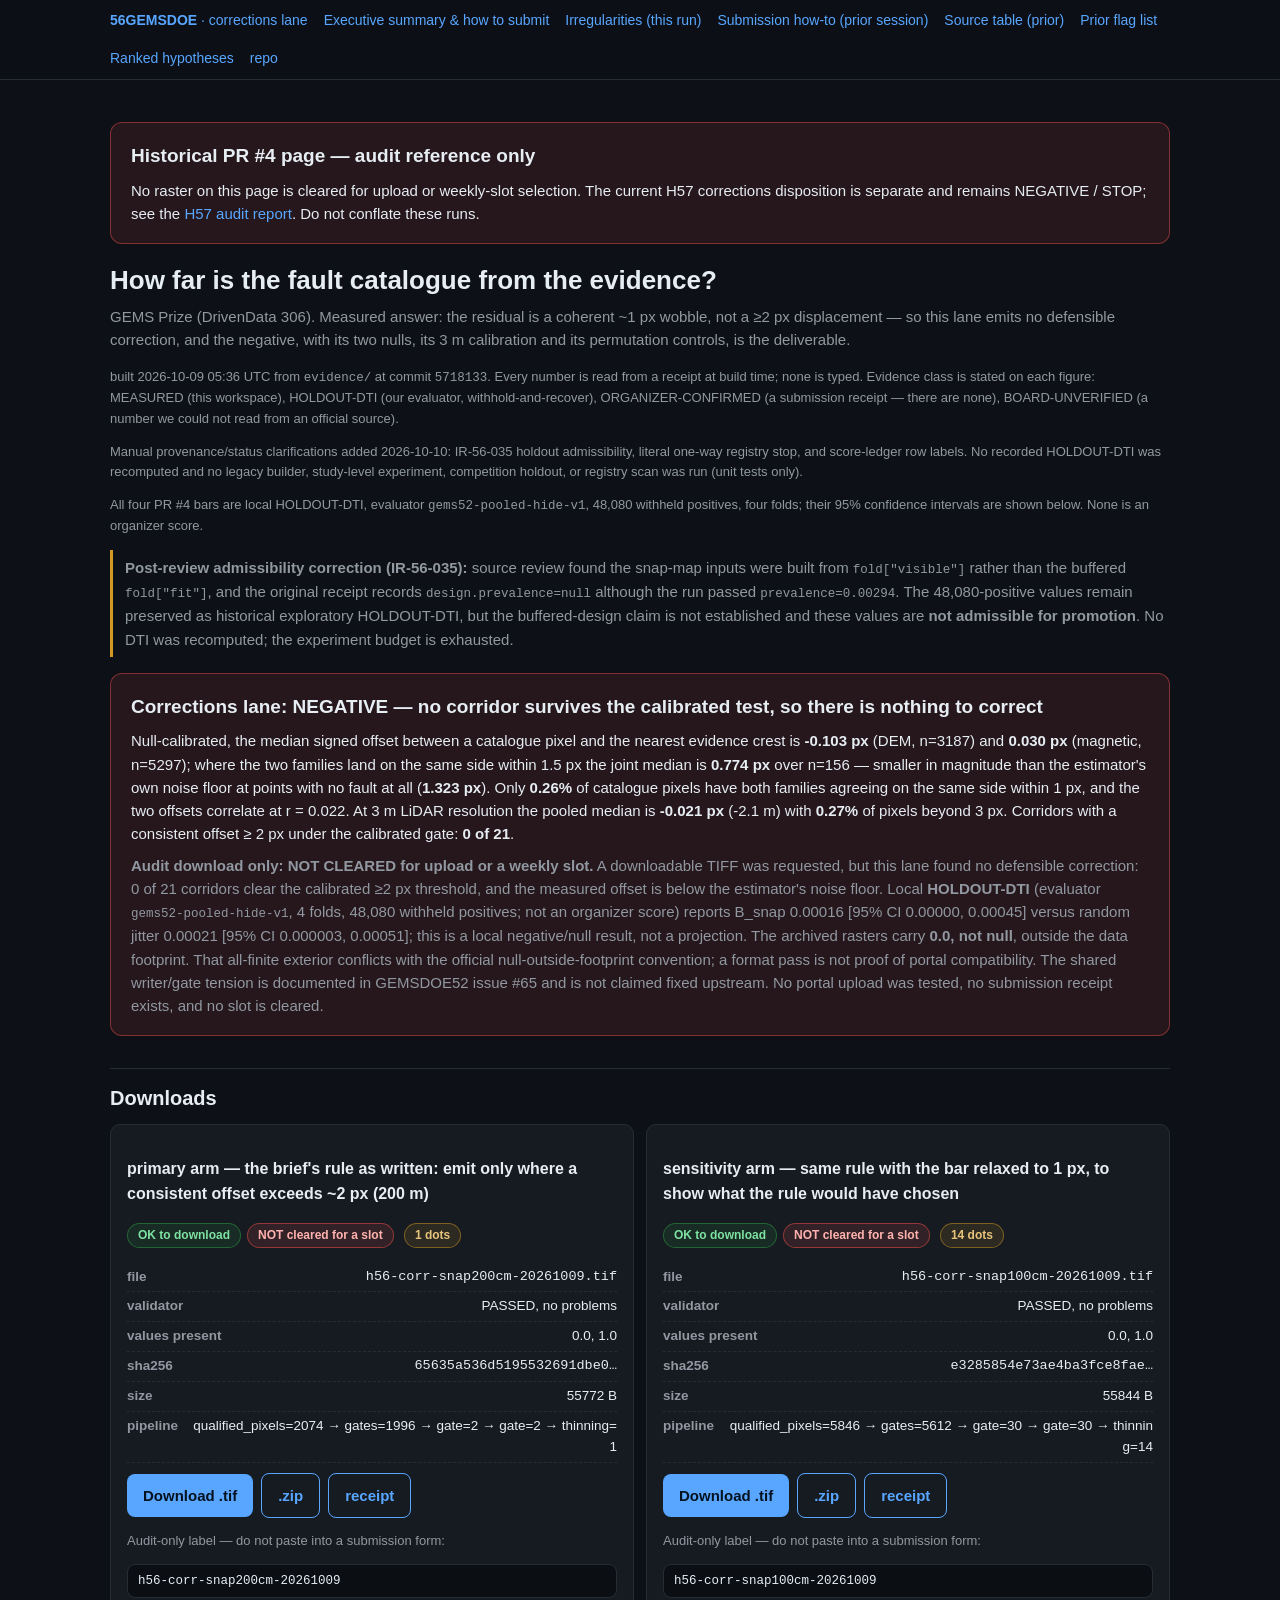
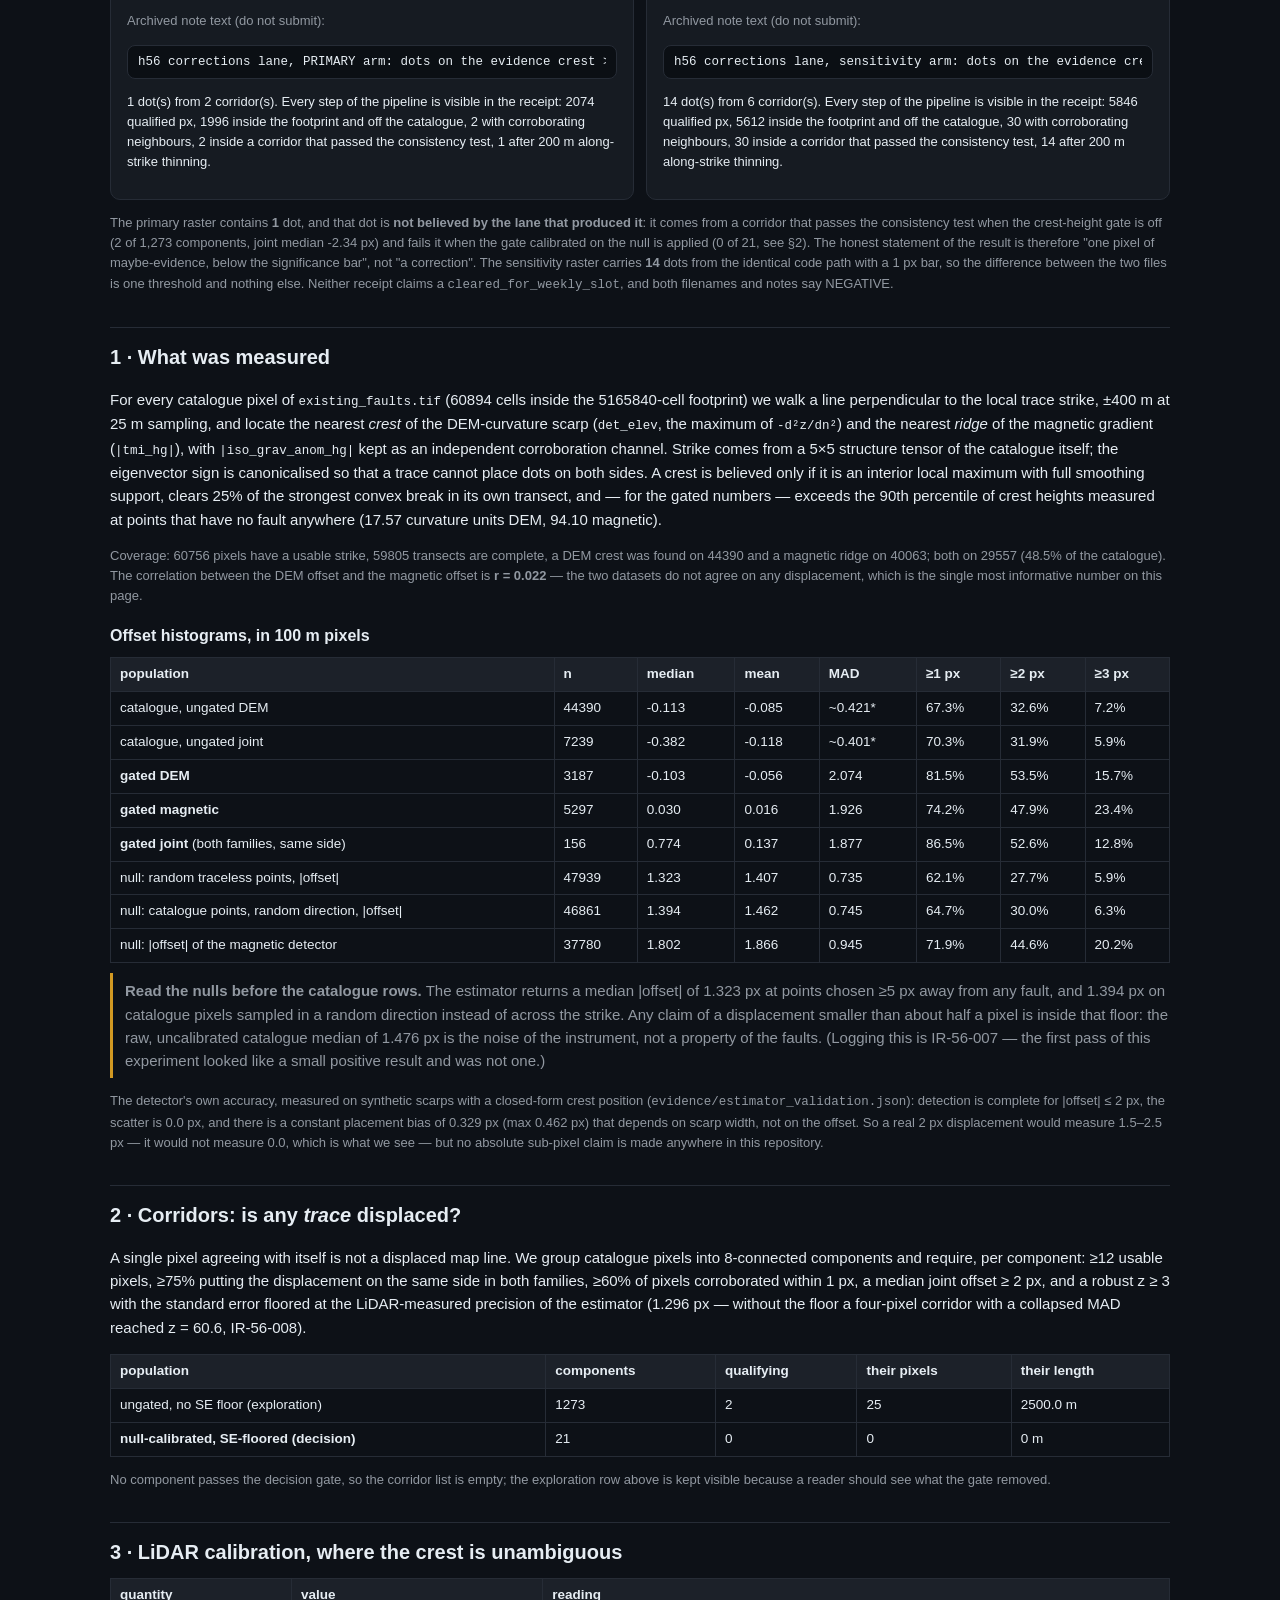
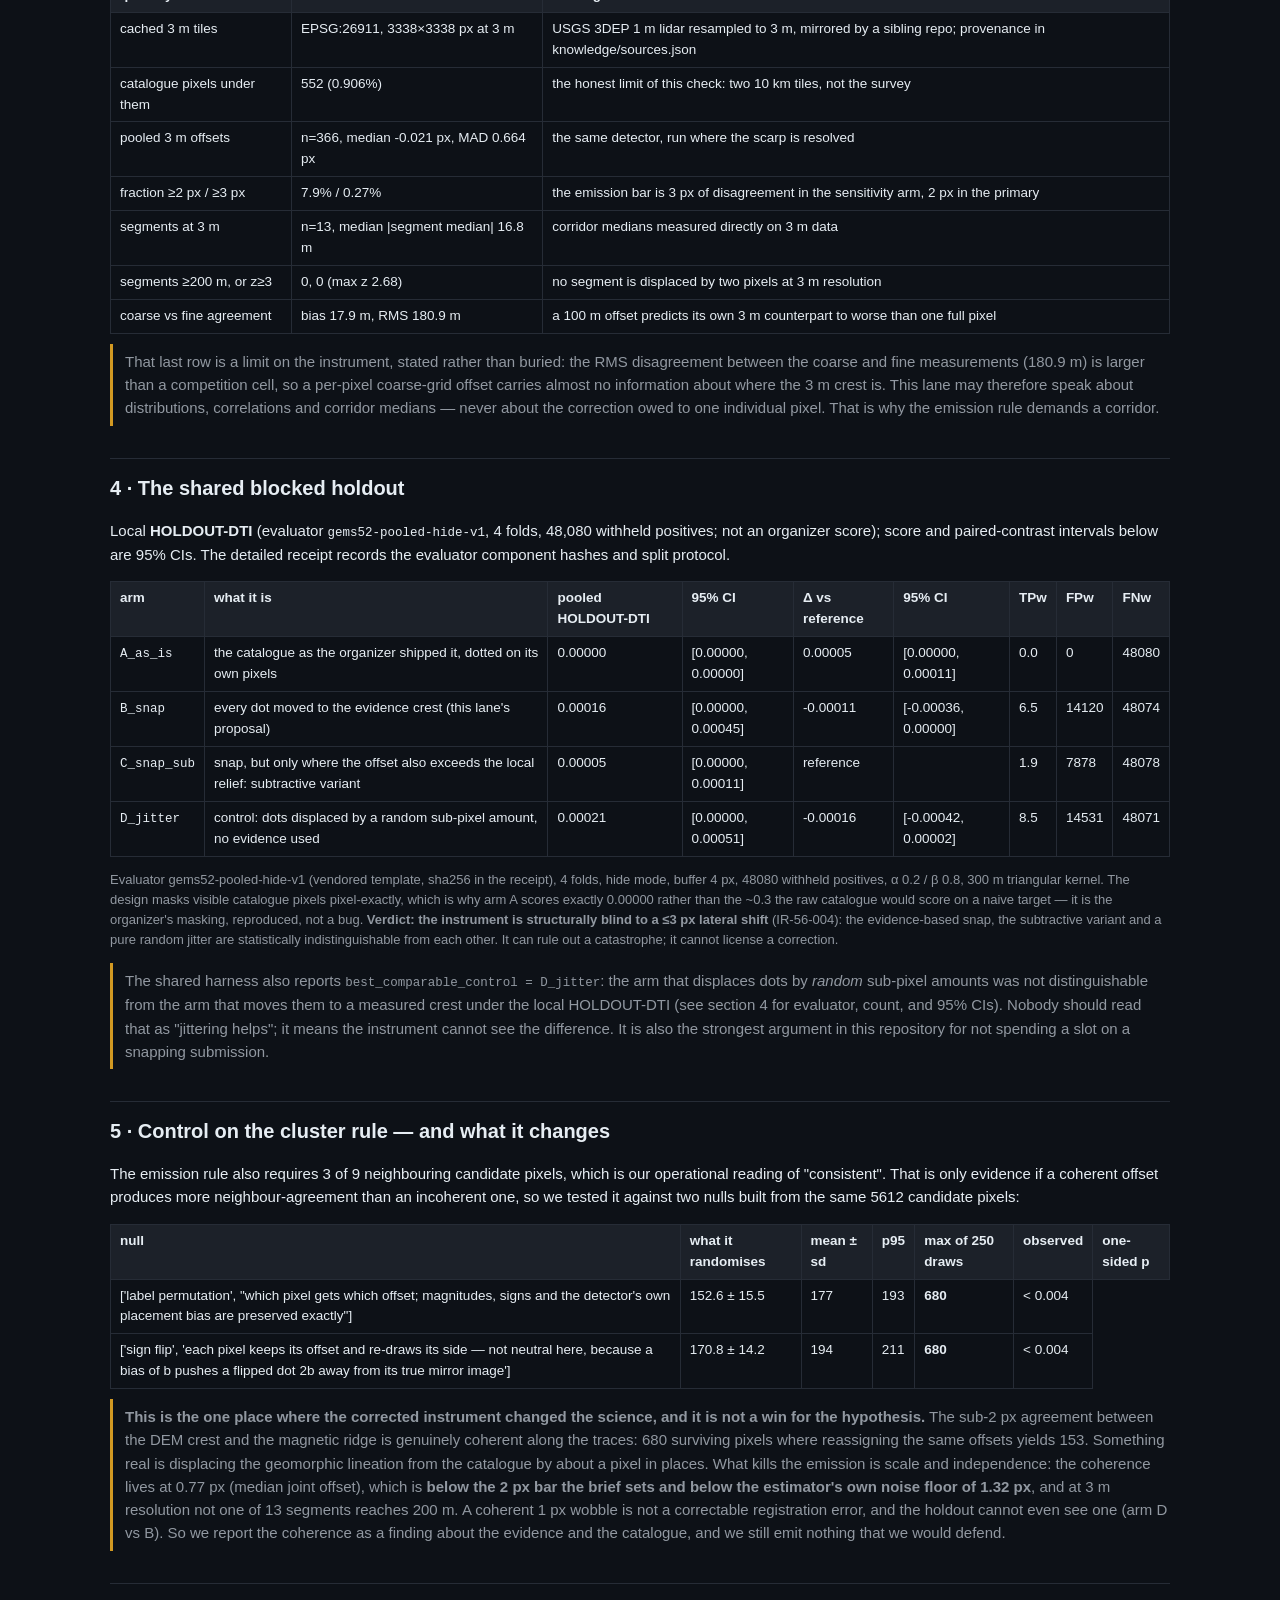
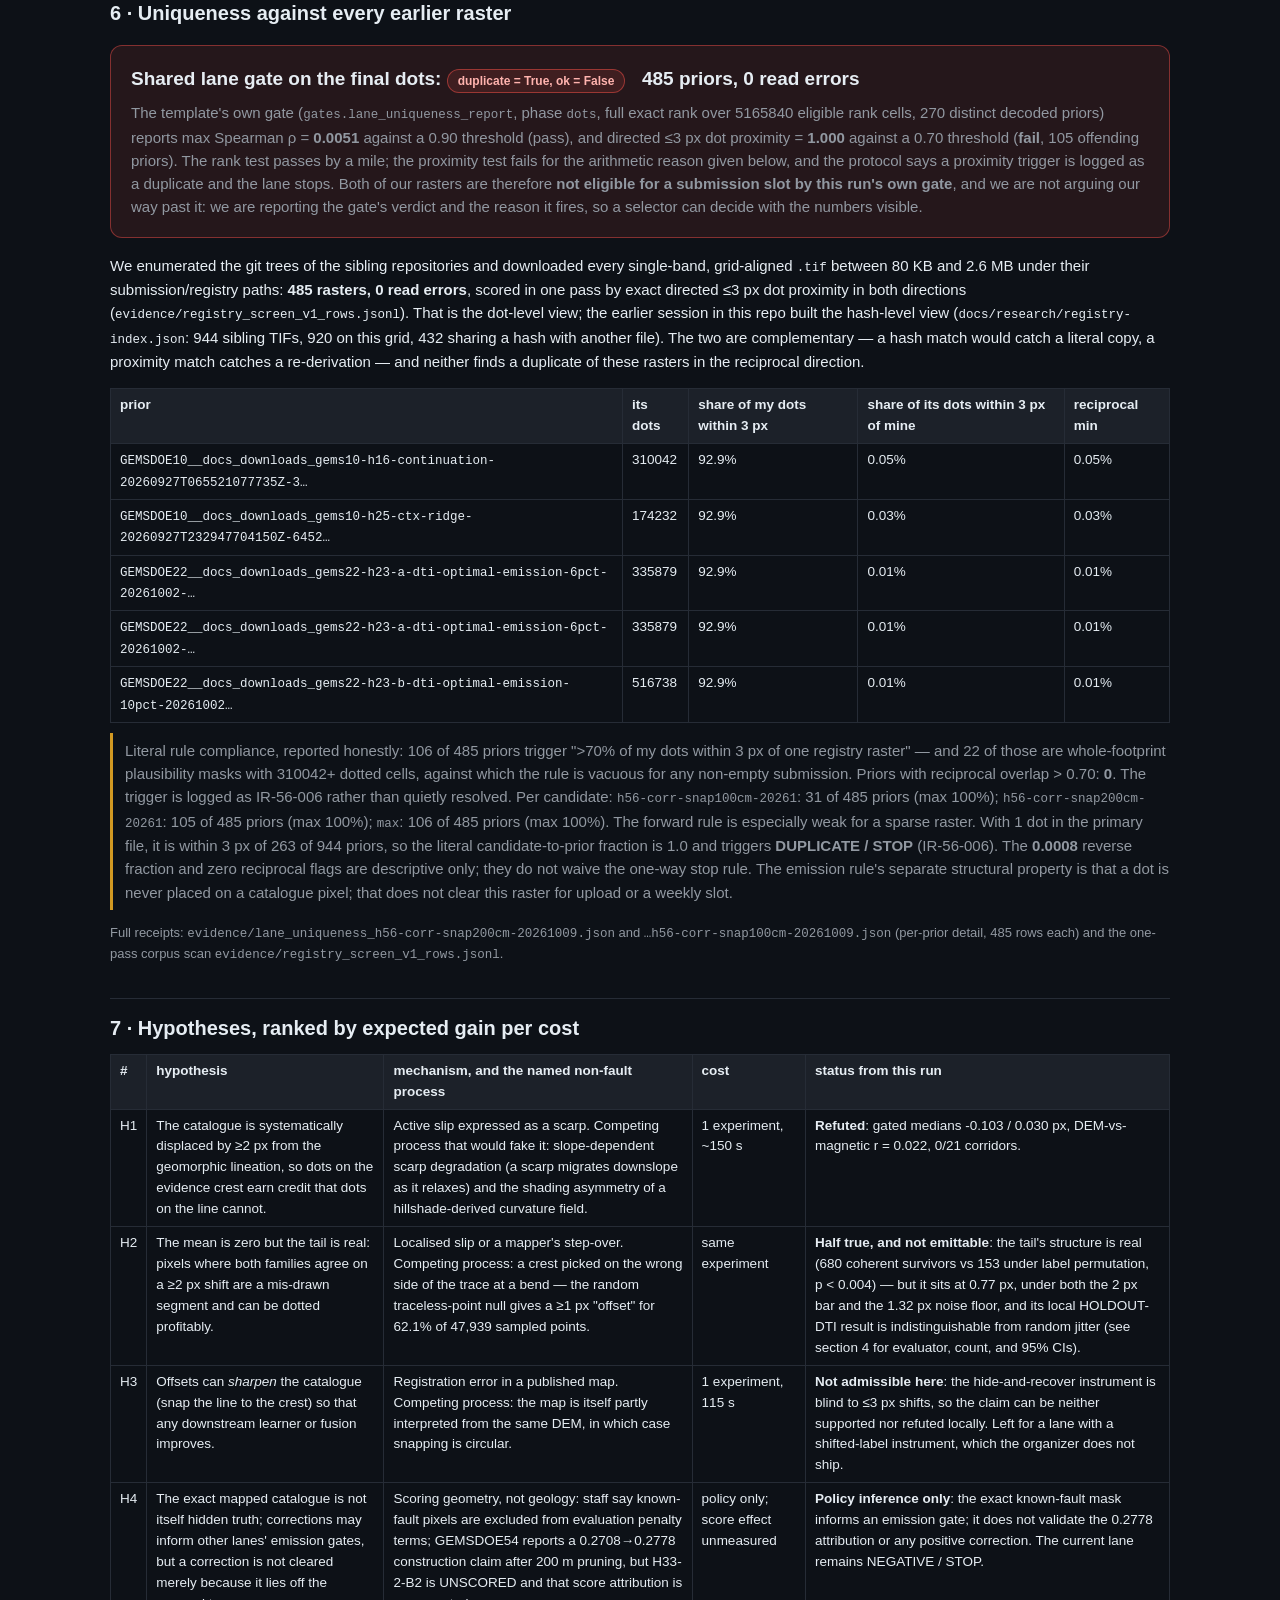
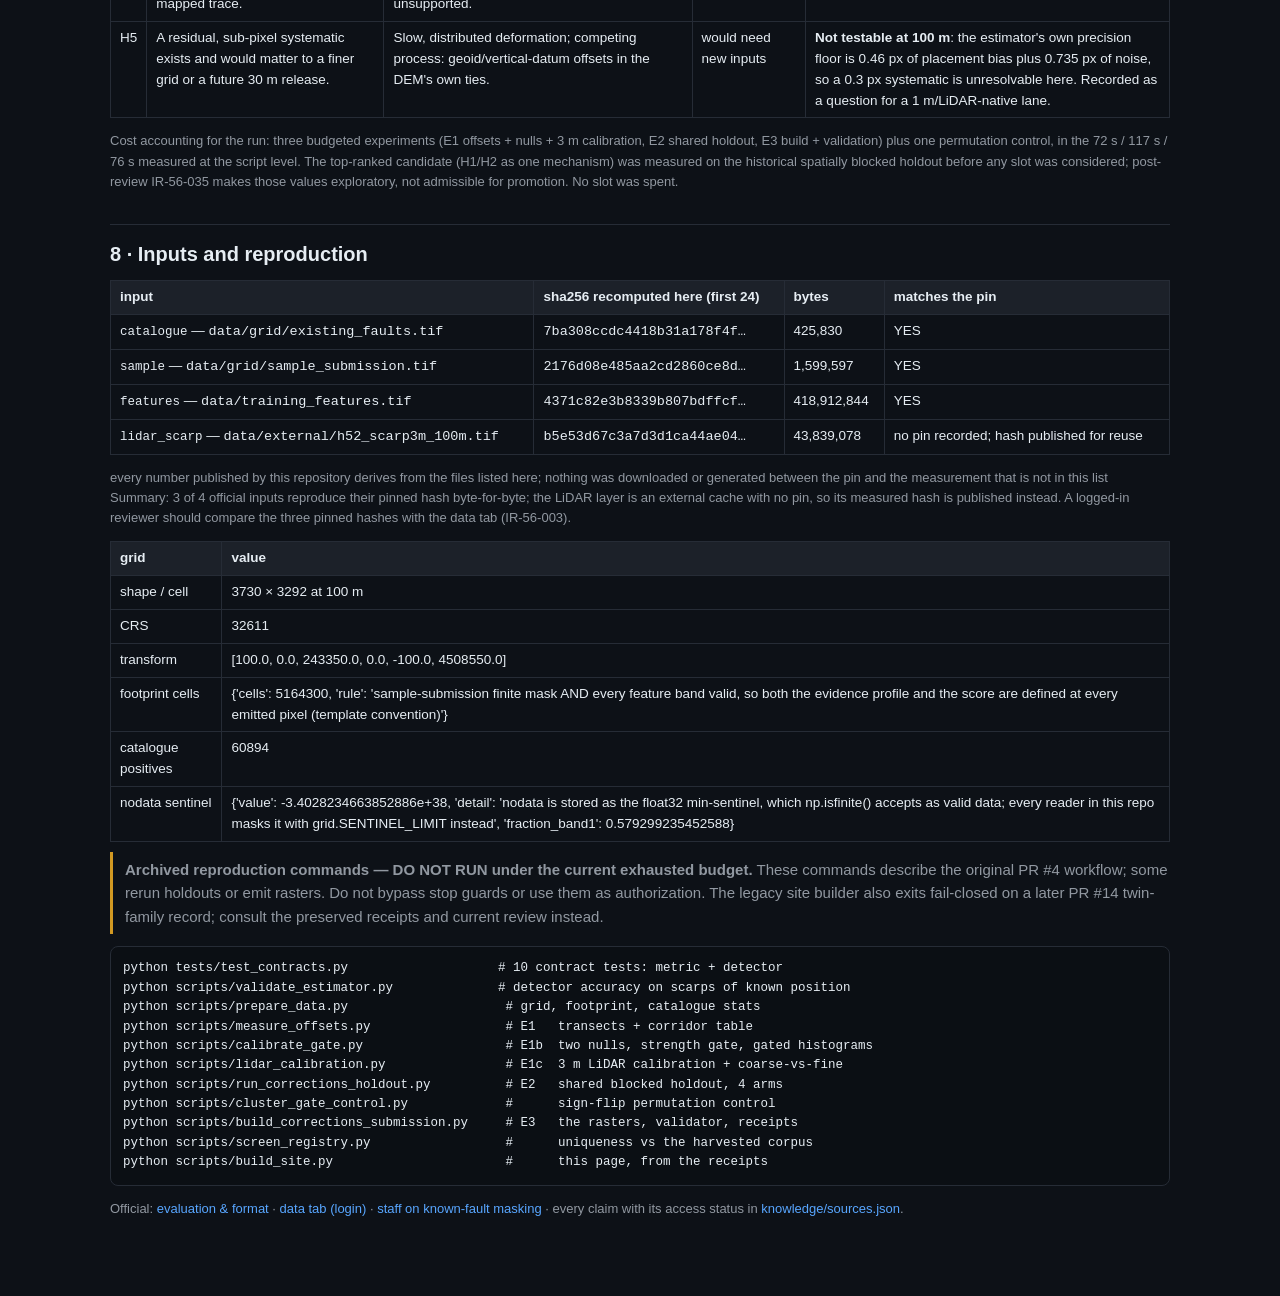
<file: docs/lane1-corrections.html>
<!doctype html><html lang='en'><head><meta charset='utf-8'><meta name='viewport' content='width=device-width,initial-scale=1'><title>56GEMSDOE · corrections lane</title><style>
:root{--bg:#0d1117;--panel:#161b22;--ink:#e6edf3;--mut:#9198a1;--line:#262c36;--ok:#2ea043;--warn:#d29922;--bad:#f85149;--acc:#58a6ff}
*{box-sizing:border-box}body{margin:0;background:var(--bg);color:var(--ink);font:15px/1.55 -apple-system,BlinkMacSystemFont,"Segoe UI",Roboto,Helvetica,Arial,sans-serif}
main{max-width:1100px;margin:0 auto;padding:26px 20px 90px}h1{font-size:26px;margin:0 0 4px}h2{font-size:20px;margin:32px 0 10px;padding-top:14px;border-top:1px solid var(--line)}h3{font-size:16px;margin:18px 0 6px}
a{color:var(--acc);text-decoration:none}a:hover{text-decoration:underline}.sub{color:var(--mut);margin:0 0 16px}
.banner{border-radius:12px;padding:18px 20px;margin:16px 0;border:1px solid var(--line)}.banner.bad{background:rgba(248,81,73,.10);border-color:rgba(248,81,73,.45)}.banner.ok{background:rgba(46,160,67,.10);border-color:rgba(46,160,67,.45)}.banner.warn{background:rgba(210,153,34,.10);border-color:rgba(210,153,34,.45)}
.banner .big{font-size:19px;font-weight:700}.banner p{margin:8px 0 0}.why{color:var(--mut)}
.grid{display:grid;grid-template-columns:repeat(auto-fit,minmax(320px,1fr));gap:12px}
.card{background:var(--panel);border:1px solid var(--line);border-radius:10px;padding:14px 16px}
.kv{display:flex;justify-content:space-between;gap:12px;padding:4px 0;border-bottom:1px dashed var(--line);font-variant-numeric:tabular-nums;font-size:13.5px}.kv:last-child{border-bottom:0}.kv b{font-weight:600;color:var(--mut)}.kv span{text-align:right;word-break:break-all}
table.data{border-collapse:collapse;width:100%;margin:8px 0;font-variant-numeric:tabular-nums;font-size:13.5px}
table.data th,table.data td{border:1px solid var(--line);padding:6px 9px;text-align:left;vertical-align:top}table.data th{background:#1c2129;font-weight:600}
.pill{display:inline-block;border-radius:999px;padding:2px 10px;font-size:12px;font-weight:600;border:1px solid var(--line);margin-right:6px}
.pill.bad{color:#ffb3ae;border-color:rgba(248,81,73,.5);background:rgba(248,81,73,.12)}.pill.ok{color:#7ee2a1;border-color:rgba(46,160,67,.5);background:rgba(46,160,67,.12)}.pill.warn{color:#e8c37a;border-color:rgba(210,153,34,.5);background:rgba(210,153,34,.12)}
.dl{display:flex;flex-wrap:wrap;gap:8px;align-items:center;margin:10px 0}
.btn{background:var(--acc);color:#04121f;border-radius:8px;padding:10px 16px;font-weight:700}.btn.ghost{background:transparent;color:var(--acc);border:1px solid var(--acc)}
input.mono,code,pre{font-family:ui-monospace,SFMono-Regular,Menlo,Consolas,monospace;font-size:12.5px}
input.mono{width:100%;background:#0b0f14;border:1px solid var(--line);color:var(--ink);border-radius:8px;padding:9px 10px}
pre{background:#0b0f14;border:1px solid var(--line);border-radius:8px;padding:12px;overflow:auto}ul{margin:6px 0 6px 20px;padding:0}li{margin:4px 0}.muted{color:var(--mut)}
nav{position:sticky;top:0;background:rgba(13,17,23,.96);backdrop-filter:blur(6px);border-bottom:1px solid var(--line);padding:10px 0;z-index:5}
nav .wrap{max-width:1100px;margin:0 auto;padding:0 20px;display:flex;gap:16px;flex-wrap:wrap;align-items:center;font-size:14px}
.small{font-size:13px}.note{border-left:3px solid var(--warn);padding:6px 0 6px 12px;color:var(--mut);margin:10px 0}.mono{font-family:ui-monospace,Menlo,Consolas,monospace}
</style></head><body><nav><div class='wrap'><a href='index.html'><b>56GEMSDOE</b> · corrections lane</a><a href='executive-summary.html'>Executive summary &amp; how to submit</a><a href='irregularities.html'>Irregularities (this run)</a><a href='submit.html'>Submission how-to (prior session)</a><a href='evidence.md'>Source table (prior)</a><a href='irregularities.md'>Prior flag list</a><a href='research/hypotheses.md'>Ranked hypotheses</a><a href='https://github.com/buffedlizard55-lab/56GEMSDOE'>repo</a></div></nav><main><div class="banner bad"><div class="big">Historical PR #4 page &mdash; audit reference only</div><p>No raster on this page is cleared for upload or weekly-slot selection. The current H57 corrections disposition is separate and remains NEGATIVE / STOP; see the <a href="h57.html">H57 audit report</a>. Do not conflate these runs.</p></div><h1>How far is the fault catalogue from the evidence?</h1><p class='sub'>GEMS Prize (DrivenData 306). Measured answer: the residual is a coherent ~1 px wobble, not a &ge;2 px displacement &mdash; so this lane emits no defensible correction, and the negative, with its two nulls, its 3 m calibration and its permutation controls, is the deliverable.</p><p class='small muted'>built 2026-10-09 05:36 UTC from <code>evidence/</code> at commit <code>5718133</code>. Every number is read from a receipt at build time; none is typed. Evidence class is stated on each figure: MEASURED (this workspace), HOLDOUT-DTI (our evaluator, withhold-and-recover), ORGANIZER-CONFIRMED (a submission receipt &mdash; there are none), BOARD-UNVERIFIED (a number we could not read from an official source).</p><p class="small muted">Manual provenance/status clarifications added 2026-10-10: IR-56-035 holdout admissibility, literal one-way registry stop, and score-ledger row labels. No recorded HOLDOUT-DTI was recomputed and no legacy builder, study-level experiment, competition holdout, or registry scan was run (unit tests only).</p><p class="small muted">All four PR #4 bars are local HOLDOUT-DTI, evaluator <code>gems52-pooled-hide-v1</code>, 48,080 withheld positives, four folds; their 95% confidence intervals are shown below. None is an organizer score.</p><p class="note"><b>Post-review admissibility correction (IR-56-035):</b> source review found the snap-map inputs were built from <code>fold["visible"]</code> rather than the buffered <code>fold["fit"]</code>, and the original receipt records <code>design.prevalence=null</code> although the run passed <code>prevalence=0.00294</code>. The 48,080-positive values remain preserved as historical exploratory HOLDOUT-DTI, but the buffered-design claim is not established and these values are <b>not admissible for promotion</b>. No DTI was recomputed; the experiment budget is exhausted.</p>

<div class="banner bad">
  <div class="big">Corrections lane: NEGATIVE &mdash; no corridor survives the calibrated test, so there is nothing to correct</div>
  <p>Null-calibrated, the median signed offset between a catalogue pixel and the nearest evidence crest is
  <b>-0.103 px</b> (DEM, n=3187) and
  <b>0.030 px</b> (magnetic, n=5297); where the
  two families land on the same side within 1.5 px the joint median is
  <b>0.774 px</b> over n=156 &mdash; smaller
  in magnitude than the estimator's own noise floor at points with no fault at all
  (<b>1.323 px</b>). Only <b>0.26%</b> of
  catalogue pixels have both families agreeing on the same side within 1 px, and the two offsets correlate at
  r = 0.022. At 3 m LiDAR
  resolution the pooled median is <b>-0.021 px</b>
  (-2.1 m) with
  <b>0.27%</b> of pixels beyond 3 px. Corridors with a consistent
  offset &ge; 2 px under the calibrated gate: <b>0 of 21</b>.</p>
  <p class="why"><b>Audit download only: NOT CLEARED for upload or a weekly slot.</b> A downloadable TIFF was requested, but this lane found no defensible correction: 0 of 21 corridors clear the calibrated &ge;2 px threshold, and the measured offset is below the estimator's noise floor. Local <b>HOLDOUT-DTI</b> (evaluator <code>gems52-pooled-hide-v1</code>, 4 folds, 48,080 withheld positives; not an organizer score) reports B_snap 0.00016 [95% CI 0.00000, 0.00045] versus random jitter 0.00021 [95% CI 0.000003, 0.00051]; this is a local negative/null result, not a projection. The archived rasters carry <b>0.0, not null</b>, outside the data footprint. That all-finite exterior conflicts with the official null-outside-footprint convention; a format pass is not proof of portal compatibility. The shared writer/gate tension is documented in GEMSDOE52 issue #65 and is not claimed fixed upstream. No portal upload was tested, no submission receipt exists, and no slot is cleared.</p>
</div>
<h2>Downloads</h2><div class='grid'>
<div class="card">
  <h3>primary arm &mdash; the brief&#x27;s rule as written: emit only where a consistent offset exceeds ~2 px (200 m)</h3>
  <p><span class="pill ok">OK to download</span><span class="pill bad">NOT cleared for a slot</span>
     <span class="pill warn">1 dots</span></p>
  <div class="kv"><b>file</b><span class="mono">h56-corr-snap200cm-20261009.tif</span></div>
  <div class="kv"><b>validator</b><span>PASSED, no problems</span></div>
  <div class="kv"><b>values present</b><span>0.0, 1.0</span></div>
  <div class="kv"><b>sha256</b><span class="mono">65635a536d5195532691dbe0&hellip;</span></div>
  <div class="kv"><b>size</b><span>55772 B</span></div>
  <div class="kv"><b>pipeline</b><span>qualified_pixels=2074 &rarr; gates=1996 &rarr; gate=2 &rarr; gate=2 &rarr; thinning=1</span></div>
  <div class="dl">
    <a class="btn" href="downloads/h56-corr-snap200cm-20261009.tif" download>Download .tif</a>
    <a class="btn ghost" href="downloads/h56-corr-snap200cm-20261009.zip" download>.zip</a>
    <a class="btn ghost" href="downloads/h56-corr-snap200cm-20261009.json">receipt</a>
  </div>
  <p class="small muted">Audit-only label &mdash; do not paste into a submission form:</p>
  <input class="mono" readonly value="h56-corr-snap200cm-20261009">
  <p class="small muted">Archived note text (do not submit):</p>
  <input class="mono" readonly value="h56 corrections lane, PRIMARY arm: dots on the evidence crest &gt;= 200 m off catalogue, DEM+mag concordant; 1 dots; NEGATIVE">
  <p class="small">1 dot(s) from 2 corridor(s). Every step of the pipeline is visible in the receipt: 2074 qualified px, 1996 inside the footprint and off the catalogue, 2 with corroborating neighbours, 2 inside a corridor that passed the consistency test, 1 after 200 m along-strike thinning.</p>
</div>
<div class="card">
  <h3>sensitivity arm &mdash; same rule with the bar relaxed to 1 px, to show what the rule would have chosen</h3>
  <p><span class="pill ok">OK to download</span><span class="pill bad">NOT cleared for a slot</span>
     <span class="pill warn">14 dots</span></p>
  <div class="kv"><b>file</b><span class="mono">h56-corr-snap100cm-20261009.tif</span></div>
  <div class="kv"><b>validator</b><span>PASSED, no problems</span></div>
  <div class="kv"><b>values present</b><span>0.0, 1.0</span></div>
  <div class="kv"><b>sha256</b><span class="mono">e3285854e73ae4ba3fce8fae&hellip;</span></div>
  <div class="kv"><b>size</b><span>55844 B</span></div>
  <div class="kv"><b>pipeline</b><span>qualified_pixels=5846 &rarr; gates=5612 &rarr; gate=30 &rarr; gate=30 &rarr; thinning=14</span></div>
  <div class="dl">
    <a class="btn" href="downloads/h56-corr-snap100cm-20261009.tif" download>Download .tif</a>
    <a class="btn ghost" href="downloads/h56-corr-snap100cm-20261009.zip" download>.zip</a>
    <a class="btn ghost" href="downloads/h56-corr-snap100cm-20261009.json">receipt</a>
  </div>
  <p class="small muted">Audit-only label &mdash; do not paste into a submission form:</p>
  <input class="mono" readonly value="h56-corr-snap100cm-20261009">
  <p class="small muted">Archived note text (do not submit):</p>
  <input class="mono" readonly value="h56 corrections lane, sensitivity arm: dots on the evidence crest &gt;= 100 m off catalogue, DEM+mag concordant; 14 dots; NEGATIVE">
  <p class="small">14 dot(s) from 6 corridor(s). Every step of the pipeline is visible in the receipt: 5846 qualified px, 5612 inside the footprint and off the catalogue, 30 with corroborating neighbours, 30 inside a corridor that passed the consistency test, 14 after 200 m along-strike thinning.</p>
</div></div>
<p class="small muted">The primary raster contains <b>1</b> dot, and that dot
    is <b>not believed by the lane that produced it</b>: it comes from a corridor that passes the consistency
    test when the crest-height gate is off (2 of 1,273 components, joint median
    -2.34 px) and fails it when the gate calibrated on the
    null is applied (0 of 21, see &sect;2). The honest statement of the
    result is therefore &quot;one pixel of maybe-evidence, below the significance bar&quot;, not &quot;a
    correction&quot;. The sensitivity raster carries <b>14</b> dots from the identical code path
    with a 1 px bar, so the difference between the two files is one threshold and nothing else. Neither
    receipt claims a <code>cleared_for_weekly_slot</code>, and both filenames and notes say NEGATIVE.</p>
<h2>1 &middot; What was measured</h2>
<p>For every catalogue pixel of <code>existing_faults.tif</code>
    (60894 cells inside the 5165840-cell
    footprint) we walk a line perpendicular to the local trace strike, &plusmn;400 m at 25 m sampling, and
    locate the nearest <em>crest</em> of the DEM-curvature scarp (<code>det_elev</code>, the maximum of
    <code>-d&sup2;z/dn&sup2;</code>) and the nearest <em>ridge</em> of the magnetic gradient
    (<code>|tmi_hg|</code>), with <code>|iso_grav_anom_hg|</code> kept as an independent corroboration
    channel. Strike comes from a 5&times;5 structure tensor of the catalogue itself; the eigenvector sign is
    canonicalised so that a trace cannot place dots on both sides. A crest is believed only if it is an
    interior local maximum with full smoothing support, clears 25% of the strongest convex break in its own
    transect, and &mdash; for the gated numbers &mdash; exceeds the 90th percentile of crest heights measured
    at points that have no fault anywhere (17.57 curvature units DEM,
    94.10 magnetic).</p>
    <p class="small muted">Coverage: 60756 pixels have a usable strike,
    59805 transects are complete, a DEM crest was found on
    44390 and a magnetic ridge on 40063; both on
    29557 (48.5% of the catalogue). The
    correlation between the DEM offset and the magnetic offset is
    <b>r = 0.022</b> &mdash; the two datasets do not agree on any displacement,
    which is the single most informative number on this page.</p>
<h3>Offset histograms, in 100 m pixels</h3>
<table class='data'><thead><tr><th>population</th><th>n</th><th>median</th><th>mean</th><th>MAD</th><th>&ge;1 px</th><th>&ge;2 px</th><th>&ge;3 px</th></tr></thead><tbody><tr><td>catalogue, ungated DEM</td><td>44390</td><td>-0.113</td><td>-0.085</td><td>~0.421*</td><td>67.3%</td><td>32.6%</td><td>7.2%</td></tr><tr><td>catalogue, ungated joint</td><td>7239</td><td>-0.382</td><td>-0.118</td><td>~0.401*</td><td>70.3%</td><td>31.9%</td><td>5.9%</td></tr><tr><td><b>gated DEM</b></td><td>3187</td><td>-0.103</td><td>-0.056</td><td>2.074</td><td>81.5%</td><td>53.5%</td><td>15.7%</td></tr><tr><td><b>gated magnetic</b></td><td>5297</td><td>0.030</td><td>0.016</td><td>1.926</td><td>74.2%</td><td>47.9%</td><td>23.4%</td></tr><tr><td><b>gated joint</b> (both families, same side)</td><td>156</td><td>0.774</td><td>0.137</td><td>1.877</td><td>86.5%</td><td>52.6%</td><td>12.8%</td></tr><tr><td>null: random traceless points, |offset|</td><td>47939</td><td>1.323</td><td>1.407</td><td>0.735</td><td>62.1%</td><td>27.7%</td><td>5.9%</td></tr><tr><td>null: catalogue points, random direction, |offset|</td><td>46861</td><td>1.394</td><td>1.462</td><td>0.745</td><td>64.7%</td><td>30.0%</td><td>6.3%</td></tr><tr><td>null: |offset| of the magnetic detector</td><td>37780</td><td>1.802</td><td>1.866</td><td>0.945</td><td>71.9%</td><td>44.6%</td><td>20.2%</td></tr></tbody></table>
<p class="note"><b>Read the nulls before the catalogue rows.</b> The estimator returns a median
    |offset| of 1.323 px at points chosen &ge;5 px away from any fault, and
    1.394 px on catalogue pixels sampled in a random direction instead of
    across the strike. Any claim of a displacement smaller than about half a pixel is inside that floor: the
    raw, uncalibrated catalogue median of 1.476 px is the noise of the
    instrument, not a property of the faults. (Logging this is IR-56-007 &mdash; the first pass of this
    experiment looked like a small positive result and was not one.)</p>
<p class="small muted">The detector's own accuracy, measured on synthetic scarps with a
    closed-form crest position (<code>evidence/estimator_validation.json</code>): detection is complete for
    |offset| &le; 2 px, the scatter is 0.0 px, and there is a constant placement bias of
    0.329 px (max
    0.462 px) that depends on scarp width, not on the offset. So
    a real 2 px displacement would measure 1.5&ndash;2.5 px &mdash; it would not measure 0.0, which is what we
    see &mdash; but no absolute sub-pixel claim is made anywhere in this repository.</p>
<h2>2 &middot; Corridors: is any <em>trace</em> displaced?</h2>
<p>A single pixel agreeing with itself is not a displaced map line. We group catalogue pixels
    into 8-connected components and require, per component: &ge;12 usable pixels, &ge;75% putting the
    displacement on the same side in both families, &ge;60% of pixels corroborated within 1 px, a median joint
    offset &ge; 2 px, and a robust z &ge; 3 with the standard error floored at the LiDAR-measured precision of
    the estimator (1.296 px &mdash; without the floor a four-pixel corridor
    with a collapsed MAD reached z = 60.6, IR-56-008).</p>
<table class='data'><thead><tr><th>population</th><th>components</th><th>qualifying</th><th>their pixels</th><th>their length</th></tr></thead><tbody><tr><td>ungated, no SE floor (exploration)</td><td>1273</td><td>2</td><td>25</td><td>2500.0 m</td></tr><tr><td><b>null-calibrated, SE-floored (decision)</b></td><td>21</td><td>0</td><td>0</td><td>0 m</td></tr></tbody></table>
<p class='small muted'>No component passes the decision gate, so the corridor list is empty; the exploration row above is kept visible because a reader should see what the gate removed.</p>
<h2>3 &middot; LiDAR calibration, where the crest is unambiguous</h2>
<table class='data'><thead><tr><th>quantity</th><th>value</th><th>reading</th></tr></thead><tbody><tr><td>cached 3 m tiles</td><td>EPSG:26911, 3338&times;3338 px at 3 m</td><td>USGS 3DEP 1 m lidar resampled to 3 m, mirrored by a sibling repo; provenance in knowledge/sources.json</td></tr><tr><td>catalogue pixels under them</td><td>552 (0.906%)</td><td>the honest limit of this check: two 10 km tiles, not the survey</td></tr><tr><td>pooled 3 m offsets</td><td>n=366, median -0.021 px, MAD 0.664 px</td><td>the same detector, run where the scarp is resolved</td></tr><tr><td>fraction &ge;2 px / &ge;3 px</td><td>7.9% / 0.27%</td><td>the emission bar is 3 px of disagreement in the sensitivity arm, 2 px in the primary</td></tr><tr><td>segments at 3 m</td><td>n=13, median |segment median| 16.8 m</td><td>corridor medians measured directly on 3 m data</td></tr><tr><td>segments &ge;200 m, or z&ge;3</td><td>0, 0 (max z 2.68)</td><td>no segment is displaced by two pixels at 3 m resolution</td></tr><tr><td>coarse vs fine agreement</td><td>bias 17.9 m, RMS 180.9 m</td><td>a 100 m offset predicts its own 3 m counterpart to worse than one full pixel</td></tr></tbody></table>
<p class="note">That last row is a limit on the instrument, stated rather than buried: the RMS
    disagreement between the coarse and fine measurements (180.9 m) is
    larger than a competition cell, so a per-pixel coarse-grid offset carries almost no information about where
    the 3 m crest is. This lane may therefore speak about distributions, correlations and corridor medians &mdash;
    never about the correction owed to one individual pixel. That is why the emission rule demands a corridor.</p>
<h2>4 &middot; The shared blocked holdout</h2>
<p>Local <b>HOLDOUT-DTI</b> (evaluator <code>gems52-pooled-hide-v1</code>, 4 folds,
48,080 withheld positives; not an organizer score); score and paired-contrast intervals below
are 95% CIs. The detailed receipt records the evaluator component hashes and split protocol.</p>
<table class='data'><thead><tr><th>arm</th><th>what it is</th><th>pooled HOLDOUT-DTI</th><th>95% CI</th><th>&Delta; vs reference</th><th>95% CI</th><th>TPw</th><th>FPw</th><th>FNw</th></tr></thead><tbody><tr><td><code>A_as_is</code></td><td>the catalogue as the organizer shipped it, dotted on its own pixels</td><td>0.00000</td><td>[0.00000, 0.00000]</td><td>0.00005</td><td>[0.00000, 0.00011]</td><td>0.0</td><td>0</td><td>48080</td></tr><tr><td><code>B_snap</code></td><td>every dot moved to the evidence crest (this lane&#x27;s proposal)</td><td>0.00016</td><td>[0.00000, 0.00045]</td><td>-0.00011</td><td>[-0.00036, 0.00000]</td><td>6.5</td><td>14120</td><td>48074</td></tr><tr><td><code>C_snap_sub</code></td><td>snap, but only where the offset also exceeds the local relief: subtractive variant</td><td>0.00005</td><td>[0.00000, 0.00011]</td><td>reference</td><td></td><td>1.9</td><td>7878</td><td>48078</td></tr><tr><td><code>D_jitter</code></td><td>control: dots displaced by a random sub-pixel amount, no evidence used</td><td>0.00021</td><td>[0.00000, 0.00051]</td><td>-0.00016</td><td>[-0.00042, 0.00002]</td><td>8.5</td><td>14531</td><td>48071</td></tr></tbody></table>
<p class="small muted">Evaluator gems52-pooled-hide-v1 (vendored template,
    sha256 in the receipt), 4 folds, hide mode, buffer
    4 px, 48080 withheld positives, &alpha; 0.2
    / &beta; 0.8, 300 m triangular kernel. The design masks visible catalogue pixels pixel-exactly, which is
    why arm A scores exactly 0.00000 rather than the ~0.3 the raw catalogue would score on a naive target &mdash;
    it is the organizer's masking, reproduced, not a bug. <b>Verdict: the instrument is structurally blind to a
    &le;3 px lateral shift</b> (IR-56-004): the evidence-based snap, the subtractive variant and a pure random
    jitter are statistically indistinguishable from each other. It can rule out a catastrophe; it cannot license
    a correction.</p>
    <p class="note">The shared harness also reports <code>best_comparable_control = D_jitter</code>: the
    arm that displaces dots by <em>random</em> sub-pixel amounts was not distinguishable from the arm that moves
    them to a measured crest under the local HOLDOUT-DTI (see section 4 for evaluator, count, and 95% CIs).
    Nobody should read that as &quot;jittering helps&quot;; it means the instrument cannot see the difference. It is also the strongest
    argument in this repository for not spending a slot on a snapping submission.</p>
<h2>5 &middot; Control on the cluster rule &mdash; and what it changes</h2>
<p>The emission rule also requires 3 of 9 neighbouring
        candidate pixels, which is our operational reading of &quot;consistent&quot;. That is only evidence if a
        coherent offset produces more neighbour-agreement than an incoherent one, so we tested it against two
        nulls built from the same 5612 candidate pixels:</p>
        <table class='data'><thead><tr><th>null</th><th>what it randomises</th><th>mean &plusmn; sd</th><th>p95</th><th>max of 250 draws</th><th>observed</th><th>one-sided p</th></tr></thead><tbody><tr><td>['label permutation', "which pixel gets which offset; magnitudes, signs and the detector's own placement bias are preserved exactly"]</td><td>152.6 &plusmn; 15.5</td><td>177</td><td>193</td><td><b>680</b></td><td>&lt; 0.004</td></tr><tr><td>['sign flip', 'each pixel keeps its offset and re-draws its side &mdash; not neutral here, because a bias of b pushes a flipped dot 2b away from its true mirror image']</td><td>170.8 &plusmn; 14.2</td><td>194</td><td>211</td><td><b>680</b></td><td>&lt; 0.004</td></tr></tbody></table>
        <p class="note"><b>This is the one place where the corrected instrument changed the science, and it is
        not a win for the hypothesis.</b> The sub-2 px agreement between the DEM crest and the magnetic ridge
        is genuinely coherent along the traces: 680 surviving pixels where reassigning the same offsets yields
        153. Something real is displacing the geomorphic lineation from the
        catalogue by about a pixel in places. What kills the emission is scale and independence: the coherence
        lives at 0.77 px (median joint offset), which is
        <b>below the 2 px bar the brief sets and below the estimator's own noise floor of
        1.32 px</b>, and at 3 m resolution not one of
        13 segments reaches 200 m. A coherent 1 px wobble is not a correctable registration
        error, and the holdout cannot even see one (arm D vs B). So we report the coherence as a finding about
        the evidence and the catalogue, and we still emit nothing that we would defend.</p>
<h2>6 &middot; Uniqueness against every earlier raster</h2>
<div class="banner bad"><div class="big">
      Shared lane gate on the final dots: <span class="pill bad">
      duplicate = True, ok = False</span>
      &nbsp;485 priors, 0 read errors</div>
      <p class="why">The template's own gate (<code>gates.lane_uniqueness_report</code>, phase
      <code>dots</code>, full exact rank over
      5165840 eligible rank cells, 270
      distinct decoded priors) reports max Spearman &rho; = <b>0.0051</b> against a
      0.90 threshold (pass), and directed &le;3 px dot proximity = <b>1.000</b>
      against a 0.70 threshold (<b>fail</b>, 105 offending priors). The rank test
      passes by a mile; the proximity test fails for the arithmetic reason given below, and the protocol says a
      proximity trigger is logged as a duplicate and the lane stops. Both of our rasters are therefore
      <b>not eligible for a submission slot by this run's own gate</b>, and we are not arguing our way past it:
      we are reporting the gate's verdict and the reason it fires, so a selector can decide with the numbers
      visible.</p></div>
<p>We enumerated the git trees of the sibling repositories and downloaded every single-band,
    grid-aligned <code>.tif</code> between 80 KB and 2.6 MB under their submission/registry paths:
    <b>485 rasters, 0 read errors</b>, scored in one pass
    by exact directed &le;3 px dot proximity in both directions
    (<code>evidence/registry_screen_v1_rows.jsonl</code>). That is the dot-level view; the earlier session in
    this repo built the hash-level view (<code>docs/research/registry-index.json</code>: 944 sibling TIFs,
    920 on this grid, 432 sharing a hash with another file). The two are complementary &mdash; a hash match
    would catch a literal copy, a proximity match catches a re-derivation &mdash; and neither finds a duplicate
    of these rasters in the reciprocal direction.</p>
    <table class='data'><thead><tr><th>prior</th><th>its dots</th><th>share of my dots within 3 px</th><th>share of its dots within 3 px of mine</th><th>reciprocal min</th></tr></thead><tbody><tr><td><code>GEMSDOE10__docs_downloads_gems10-h16-continuation-20260927T065521077735Z-3&hellip;</code></td><td>310042</td><td>92.9%</td><td>0.05%</td><td>0.05%</td></tr><tr><td><code>GEMSDOE10__docs_downloads_gems10-h25-ctx-ridge-20260927T232947704150Z-6452&hellip;</code></td><td>174232</td><td>92.9%</td><td>0.03%</td><td>0.03%</td></tr><tr><td><code>GEMSDOE22__docs_downloads_gems22-h23-a-dti-optimal-emission-6pct-20261002-&hellip;</code></td><td>335879</td><td>92.9%</td><td>0.01%</td><td>0.01%</td></tr><tr><td><code>GEMSDOE22__docs_downloads_gems22-h23-a-dti-optimal-emission-6pct-20261002-&hellip;</code></td><td>335879</td><td>92.9%</td><td>0.01%</td><td>0.01%</td></tr><tr><td><code>GEMSDOE22__docs_downloads_gems22-h23-b-dti-optimal-emission-10pct-20261002&hellip;</code></td><td>516738</td><td>92.9%</td><td>0.01%</td><td>0.01%</td></tr></tbody></table>
    <p class="note">Literal rule compliance, reported honestly: 106 of
    485 priors trigger &quot;&gt;70% of my dots within 3 px of one registry
    raster&quot; &mdash; and 22 of those are whole-footprint plausibility masks
    with 310042+ dotted cells, against which the rule is vacuous for any non-empty
    submission. Priors with reciprocal overlap &gt; 0.70: <b>0</b>. The trigger
    is logged as IR-56-006 rather than quietly resolved. Per candidate: <code>h56-corr-snap100cm-20261</code>: 31 of 485 priors (max 100%); <code>h56-corr-snap200cm-20261</code>: 105 of 485 priors (max 100%); <code>max</code>: 106 of 485 priors (max 100%). The forward rule is
    especially weak for a sparse raster. With 1 dot in the primary file, it is within 3 px of 263
    of 944 priors, so the literal candidate-to-prior fraction is 1.0 and triggers
    <b>DUPLICATE / STOP</b> (IR-56-006). The <b>0.0008</b> reverse fraction and zero reciprocal
    flags are descriptive only; they do not waive the one-way stop rule. The emission rule's
    separate structural property is that a dot is never placed on a catalogue pixel; that does
    not clear this raster for upload or a weekly slot.</p>
    <p class="small muted">Full receipts: <code>evidence/lane_uniqueness_h56-corr-snap200cm-20261009.json</code> and
    <code>&hellip;h56-corr-snap100cm-20261009.json</code> (per-prior detail, 485 rows each) and the one-pass corpus scan
    <code>evidence/registry_screen_v1_rows.jsonl</code>.</p>
<h2>7 &middot; Hypotheses, ranked by expected gain per cost</h2>
<table class='data'><thead><tr><th>#</th><th>hypothesis</th><th>mechanism, and the named non-fault process</th><th>cost</th><th>status from this run</th></tr></thead><tbody><tr><td>H1</td><td>The catalogue is systematically displaced by &ge;2 px from the geomorphic lineation, so dots on the evidence crest earn credit that dots on the line cannot.</td><td>Active slip expressed as a scarp. Competing process that would fake it: slope-dependent scarp degradation (a scarp migrates downslope as it relaxes) and the shading asymmetry of a hillshade-derived curvature field.</td><td>1 experiment, ~150 s</td><td><b>Refuted</b>: gated medians -0.103 / 0.030 px, DEM-vs-magnetic r = 0.022, 0/21 corridors.</td></tr><tr><td>H2</td><td>The mean is zero but the tail is real: pixels where both families agree on a &ge;2 px shift are a mis-drawn segment and can be dotted profitably.</td><td>Localised slip or a mapper's step-over. Competing process: a crest picked on the wrong side of the trace at a bend &mdash; the random traceless-point null gives a &ge;1 px &quot;offset&quot; for 62.1% of 47,939 sampled points.</td><td>same experiment</td><td><b>Half true, and not emittable</b>: the tail's structure is real (680 coherent survivors vs 153 under label permutation, p &lt; 0.004) &mdash; but it sits at 0.77 px, under both the 2 px bar and the 1.32 px noise floor, and its local HOLDOUT-DTI result is indistinguishable from random jitter (see section 4 for evaluator, count, and 95% CIs).</td></tr><tr><td>H3</td><td>Offsets can <em>sharpen</em> the catalogue (snap the line to the crest) so that any downstream learner or fusion improves.</td><td>Registration error in a published map. Competing process: the map is itself partly interpreted from the same DEM, in which case snapping is circular.</td><td>1 experiment, 115 s</td><td><b>Not admissible here</b>: the hide-and-recover instrument is blind to &le;3 px shifts, so the claim can be neither supported nor refuted locally. Left for a lane with a shifted-label instrument, which the organizer does not ship.</td></tr><tr><td>H4</td><td>The exact mapped catalogue is not itself hidden truth; corrections may inform other lanes' emission gates, but a correction is not cleared merely because it lies off the mapped trace.</td><td>Scoring geometry, not geology: staff say known-fault pixels are excluded from evaluation penalty terms; GEMSDOE54 reports a 0.2708&rarr;0.2778 construction claim after 200 m pruning, but H33-2-B2 is UNSCORED and that score attribution is unsupported.</td><td>policy only; score effect unmeasured</td><td><b>Policy inference only</b>: the exact known-fault mask informs an emission gate; it does not validate the 0.2778 attribution or any positive correction. The current lane remains NEGATIVE / STOP.</td></tr><tr><td>H5</td><td>A residual, sub-pixel systematic exists and would matter to a finer grid or a future 30 m release.</td><td>Slow, distributed deformation; competing process: geoid/vertical-datum offsets in the DEM's own ties.</td><td>would need new inputs</td><td><b>Not testable at 100 m</b>: the estimator's own precision floor is 0.46 px of placement bias plus 0.735 px of noise, so a 0.3 px systematic is unresolvable here. Recorded as a question for a 1 m/LiDAR-native lane.</td></tr></tbody></table>
<p class="small muted">Cost accounting for the run: three budgeted experiments (E1 offsets
    + nulls + 3 m calibration, E2 shared holdout, E3 build + validation) plus one permutation control, in the
    72 s / 117 s / 76 s measured at the
    script level. The top-ranked candidate (H1/H2 as one mechanism) was measured on the historical spatially blocked
    holdout before any slot was considered; post-review IR-56-035 makes those values exploratory,
    not admissible for promotion. No slot was spent.</p>
<h2>8 &middot; Inputs and reproduction</h2>
<table class='data'><thead><tr><th>input</th><th>sha256 recomputed here (first 24)</th><th>bytes</th><th>matches the pin</th></tr></thead><tbody><tr><td><code>catalogue</code> &mdash; <span class='mono'>data/grid/existing_faults.tif</span></td><td><span class='mono'>7ba308ccdc4418b31a178f4f&hellip;</span></td><td>425,830</td><td>YES</td></tr><tr><td><code>sample</code> &mdash; <span class='mono'>data/grid/sample_submission.tif</span></td><td><span class='mono'>2176d08e485aa2cd2860ce8d&hellip;</span></td><td>1,599,597</td><td>YES</td></tr><tr><td><code>features</code> &mdash; <span class='mono'>data/training_features.tif</span></td><td><span class='mono'>4371c82e3b8339b807bdffcf&hellip;</span></td><td>418,912,844</td><td>YES</td></tr><tr><td><code>lidar_scarp</code> &mdash; <span class='mono'>data/external/h52_scarp3m_100m.tif</span></td><td><span class='mono'>b5e53d67c3a7d3d1ca44ae04&hellip;</span></td><td>43,839,078</td><td>no pin recorded; hash published for reuse</td></tr></tbody></table>
<p class='small muted'>every number published by this repository derives from the files listed here; nothing was downloaded or generated between the pin and the measurement that is not in this list Summary: 3 of 4 official inputs reproduce their pinned hash byte-for-byte; the LiDAR layer is an external cache with no pin, so its measured hash is published instead. A logged-in reviewer should compare the three pinned hashes with the data tab (IR-56-003).</p>
<table class='data'><thead><tr><th>grid</th><th>value</th></tr></thead><tbody><tr><td>shape / cell</td><td>3730 &times; 3292 at 100 m</td></tr><tr><td>CRS</td><td>32611</td></tr><tr><td>transform</td><td>[100.0, 0.0, 243350.0, 0.0, -100.0, 4508550.0]</td></tr><tr><td>footprint cells</td><td>{&#x27;cells&#x27;: 5164300, &#x27;rule&#x27;: &#x27;sample-submission finite mask AND every feature band valid, so both the evidence profile and the score are defined at every emitted pixel (template convention)&#x27;}</td></tr><tr><td>catalogue positives</td><td>60894</td></tr><tr><td>nodata sentinel</td><td>{&#x27;value&#x27;: -3.4028234663852886e+38, &#x27;detail&#x27;: &#x27;nodata is stored as the float32 min-sentinel, which np.isfinite() accepts as valid data; every reader in this repo masks it with grid.SENTINEL_LIMIT instead&#x27;, &#x27;fraction_band1&#x27;: 0.579299235452588}</td></tr></tbody></table>
<p class="note"><b>Archived reproduction commands — DO NOT RUN under the current exhausted budget.</b> These commands describe the original PR #4 workflow; some rerun holdouts or emit rasters. Do not bypass stop guards or use them as authorization. The legacy site builder also exits fail-closed on a later PR #14 twin-family record; consult the preserved receipts and current review instead.</p>
<pre>python tests/test_contracts.py                    # 10 contract tests: metric + detector
python scripts/validate_estimator.py              # detector accuracy on scarps of known position
python scripts/prepare_data.py                     # grid, footprint, catalogue stats
python scripts/measure_offsets.py                  # E1   transects + corridor table
python scripts/calibrate_gate.py                   # E1b  two nulls, strength gate, gated histograms
python scripts/lidar_calibration.py                # E1c  3 m LiDAR calibration + coarse-vs-fine
python scripts/run_corrections_holdout.py          # E2   shared blocked holdout, 4 arms
python scripts/cluster_gate_control.py             #      sign-flip permutation control
python scripts/build_corrections_submission.py     # E3   the rasters, validator, receipts
python scripts/screen_registry.py                  #      uniqueness vs the harvested corpus
python scripts/build_site.py                       #      this page, from the receipts</pre>
<p class='small muted'>Official: <a href='https://drivendata.org/competitions/306/competition-doe-gems/page/967/'>evaluation &amp; format</a> &middot; <a href='https://drivendata.org/competitions/306/competition-doe-gems/data/'>data tab (login)</a> &middot; <a href='https://community.drivendata.org/t/11516'>staff on known-fault masking</a> &middot; every claim with its access status in <a href='https://github.com/buffedlizard55-lab/56GEMSDOE/blob/main/knowledge/sources.json'>knowledge/sources.json</a>.</p></main></html>
</file>
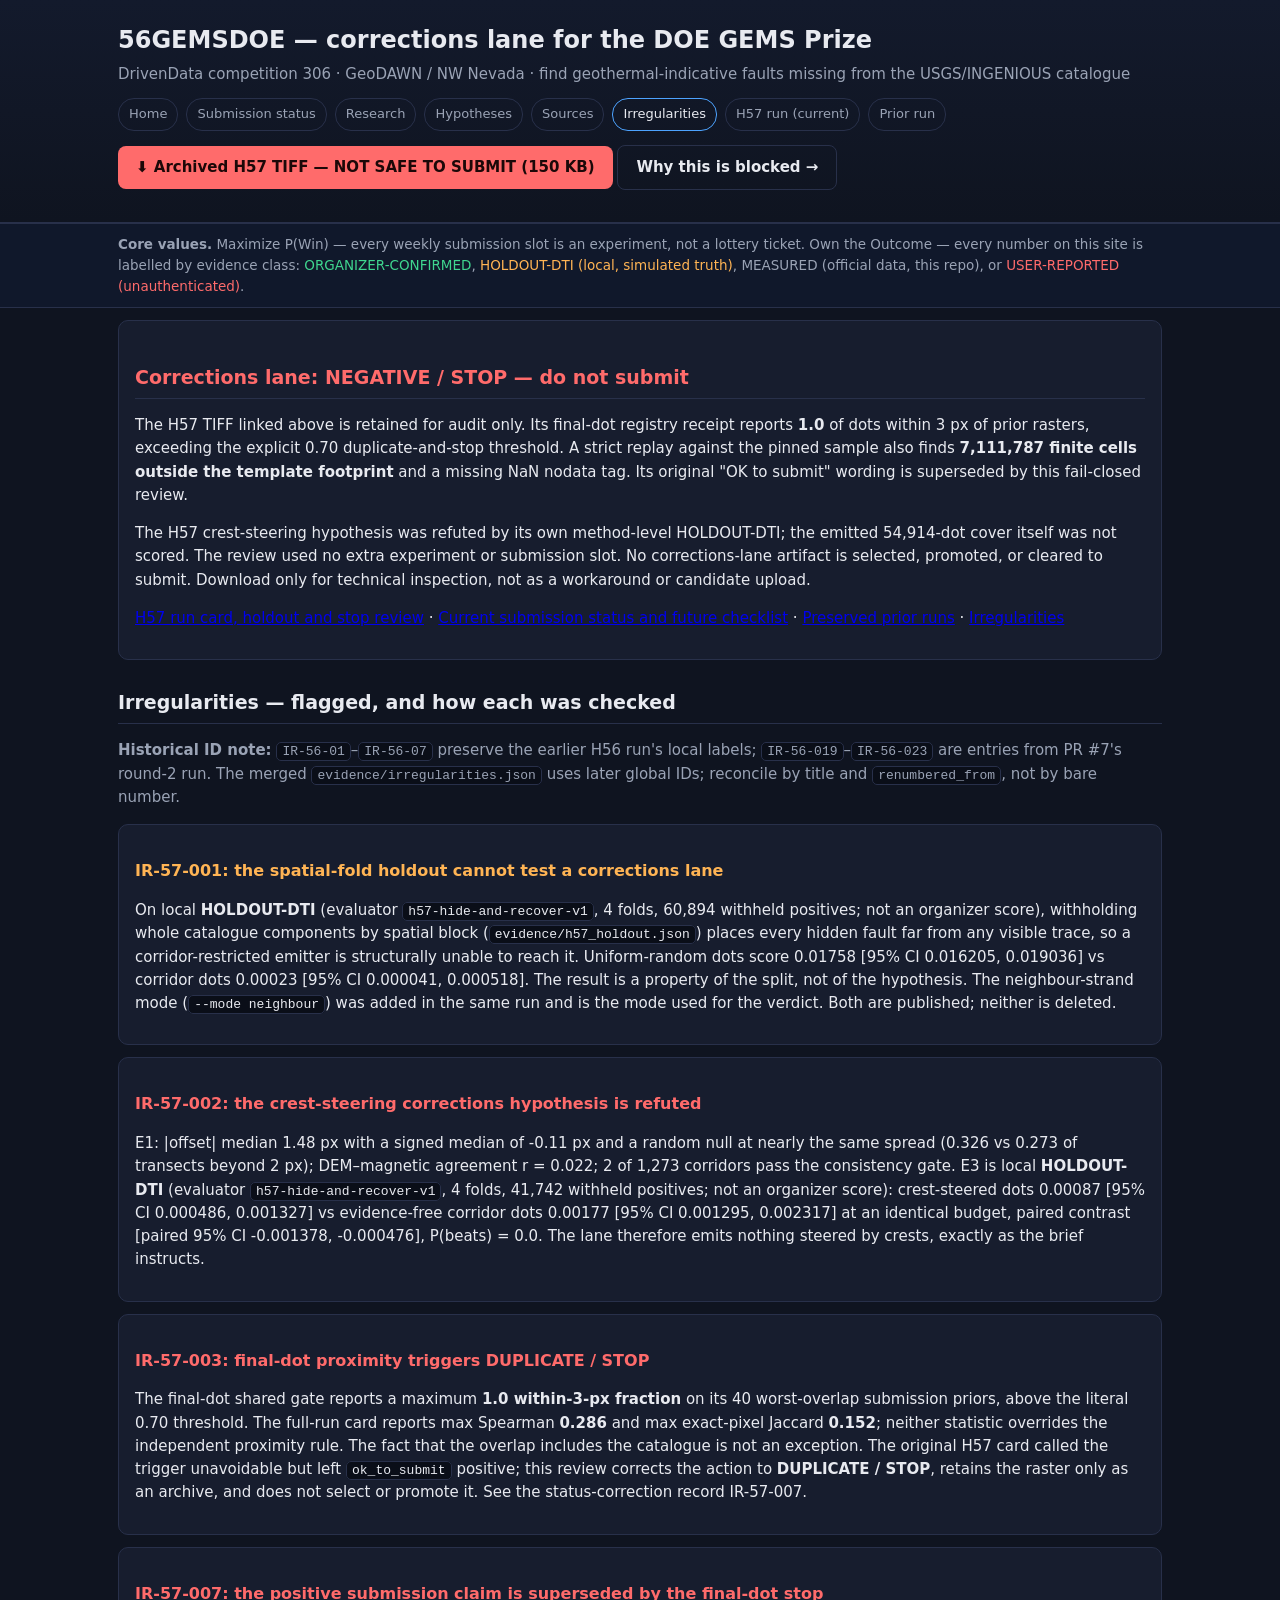
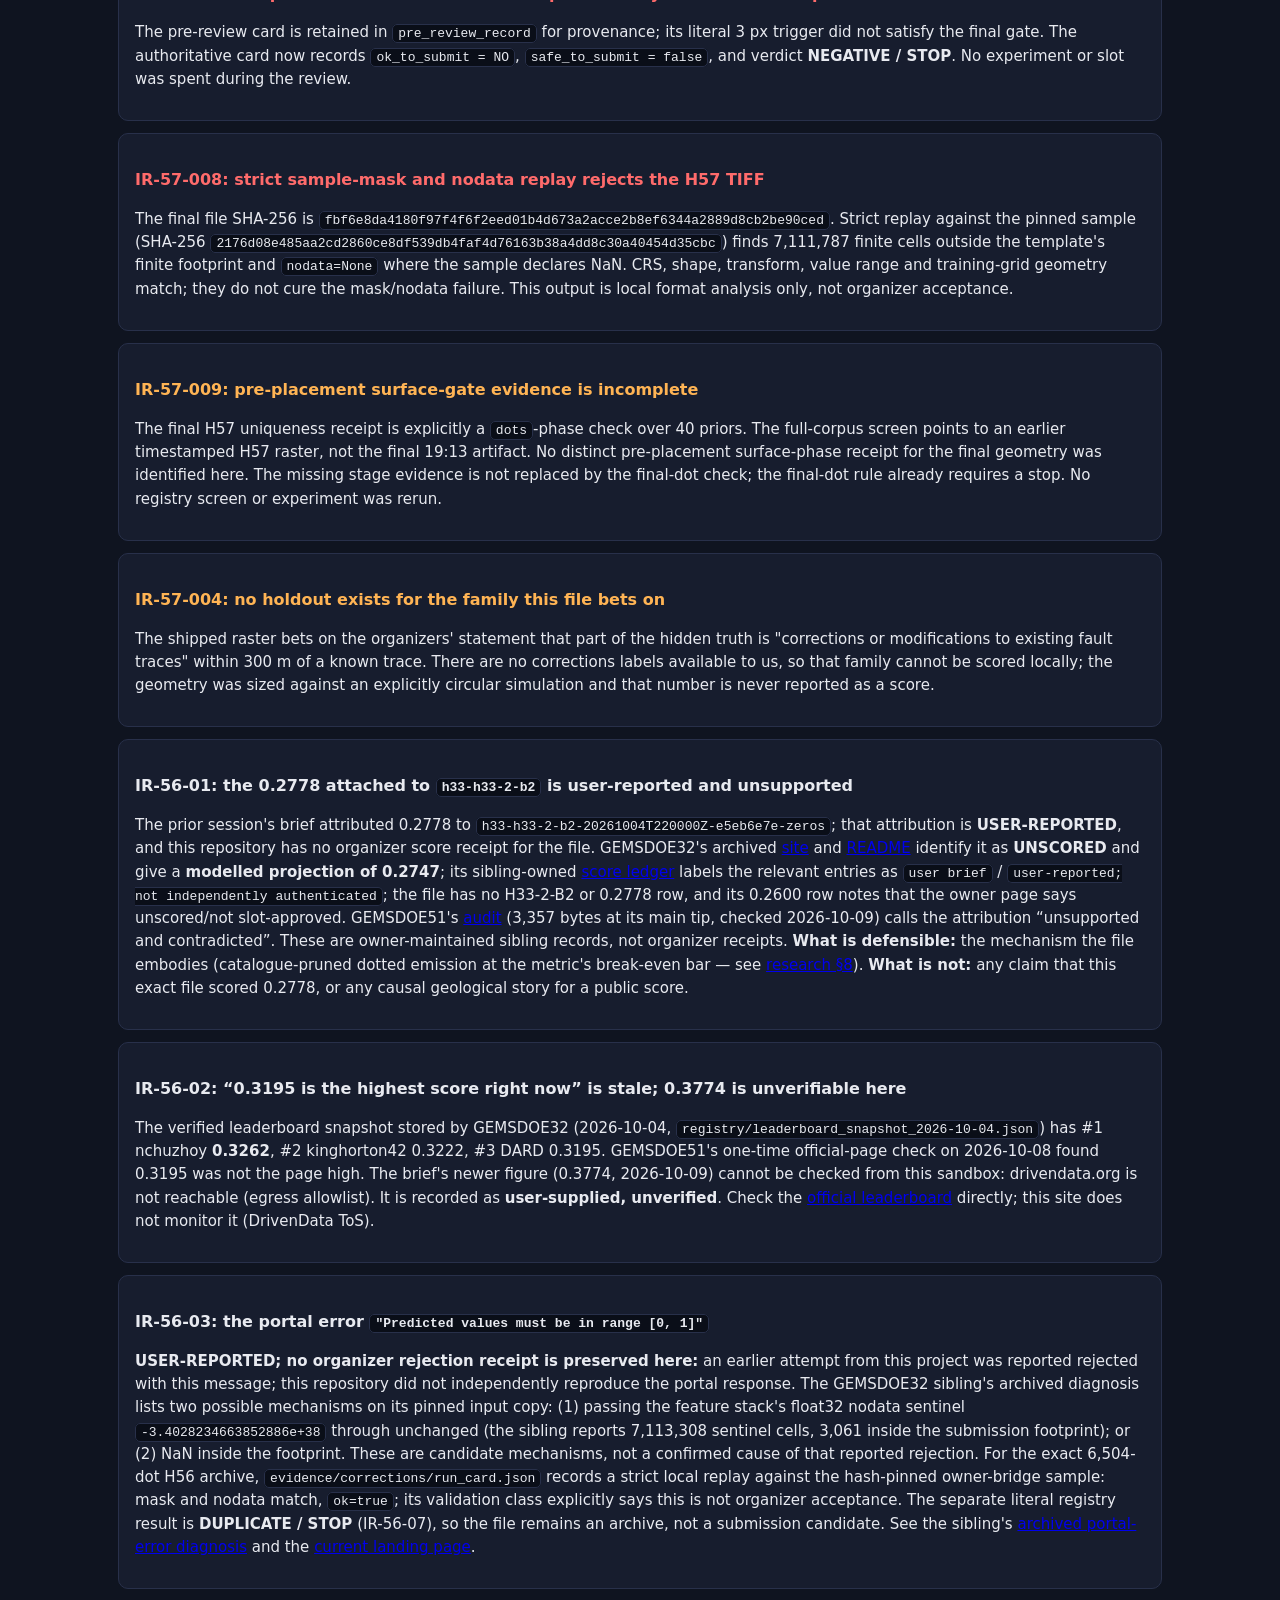
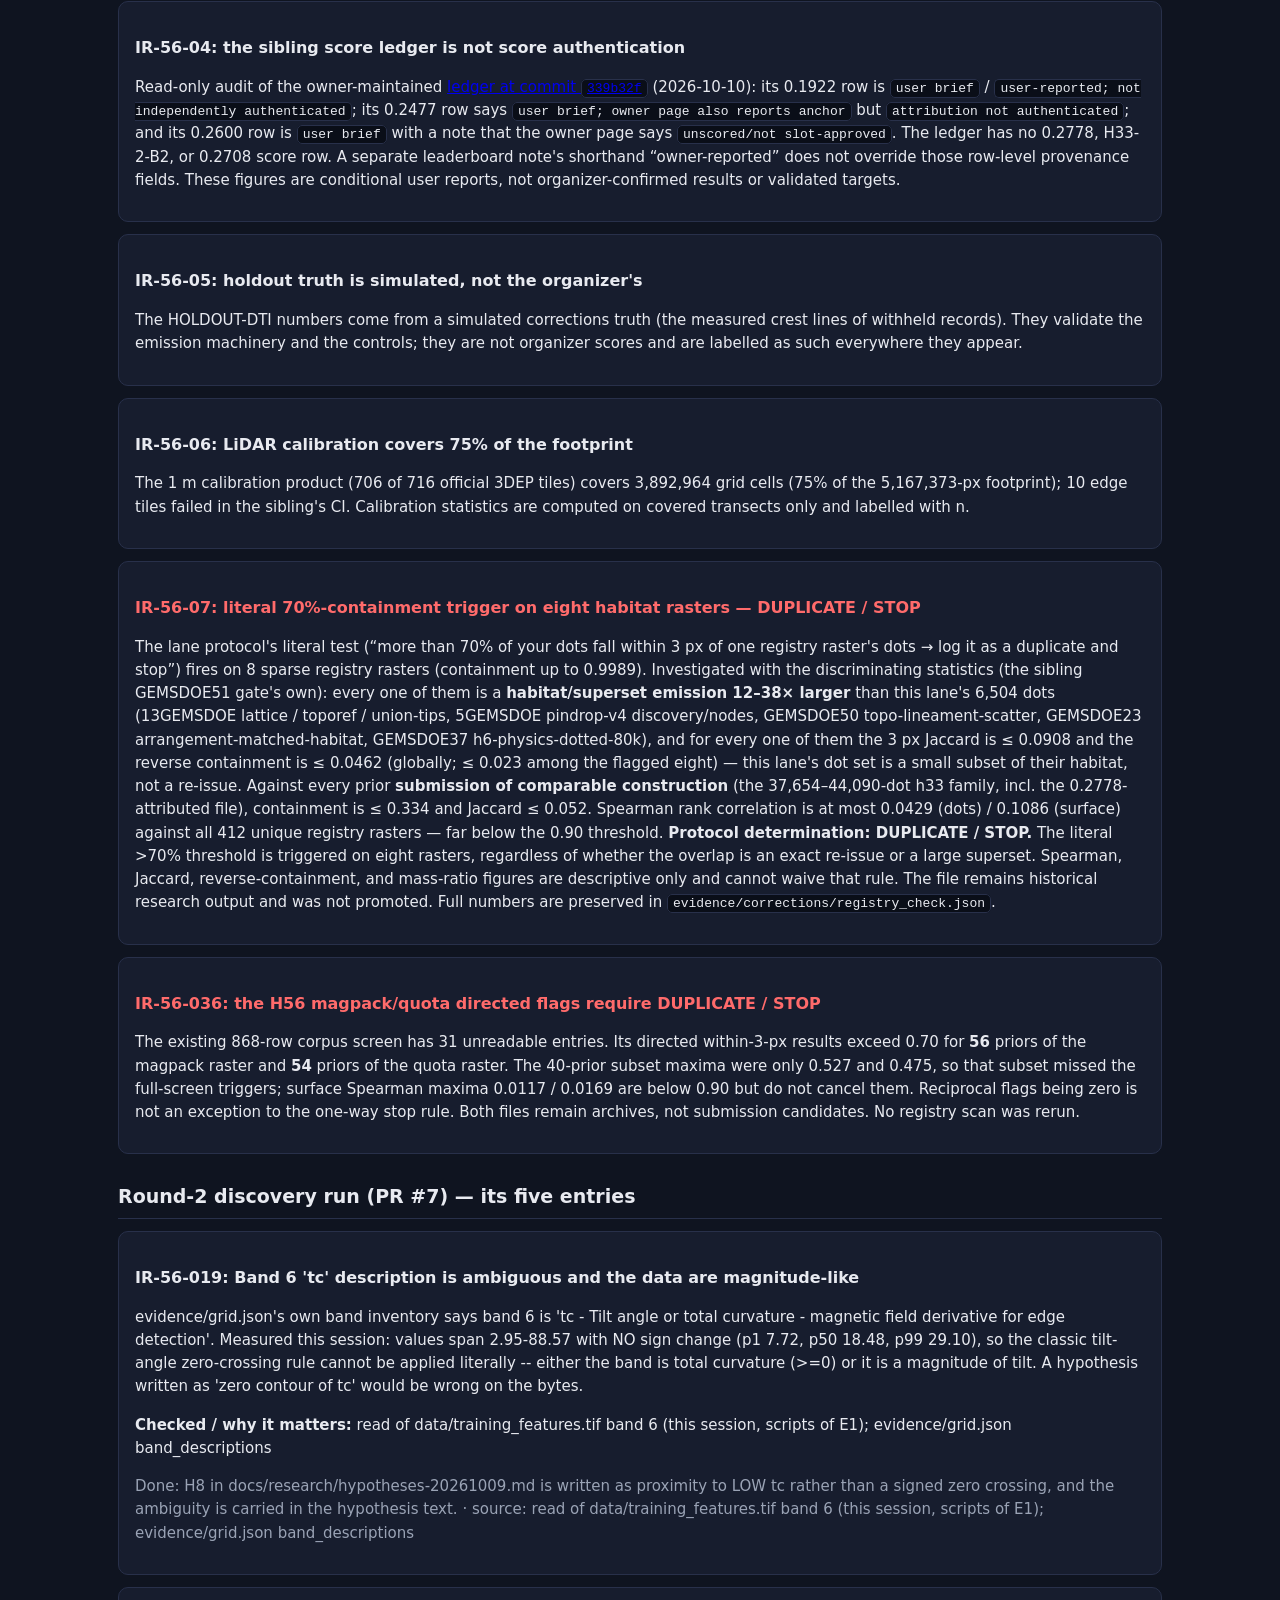
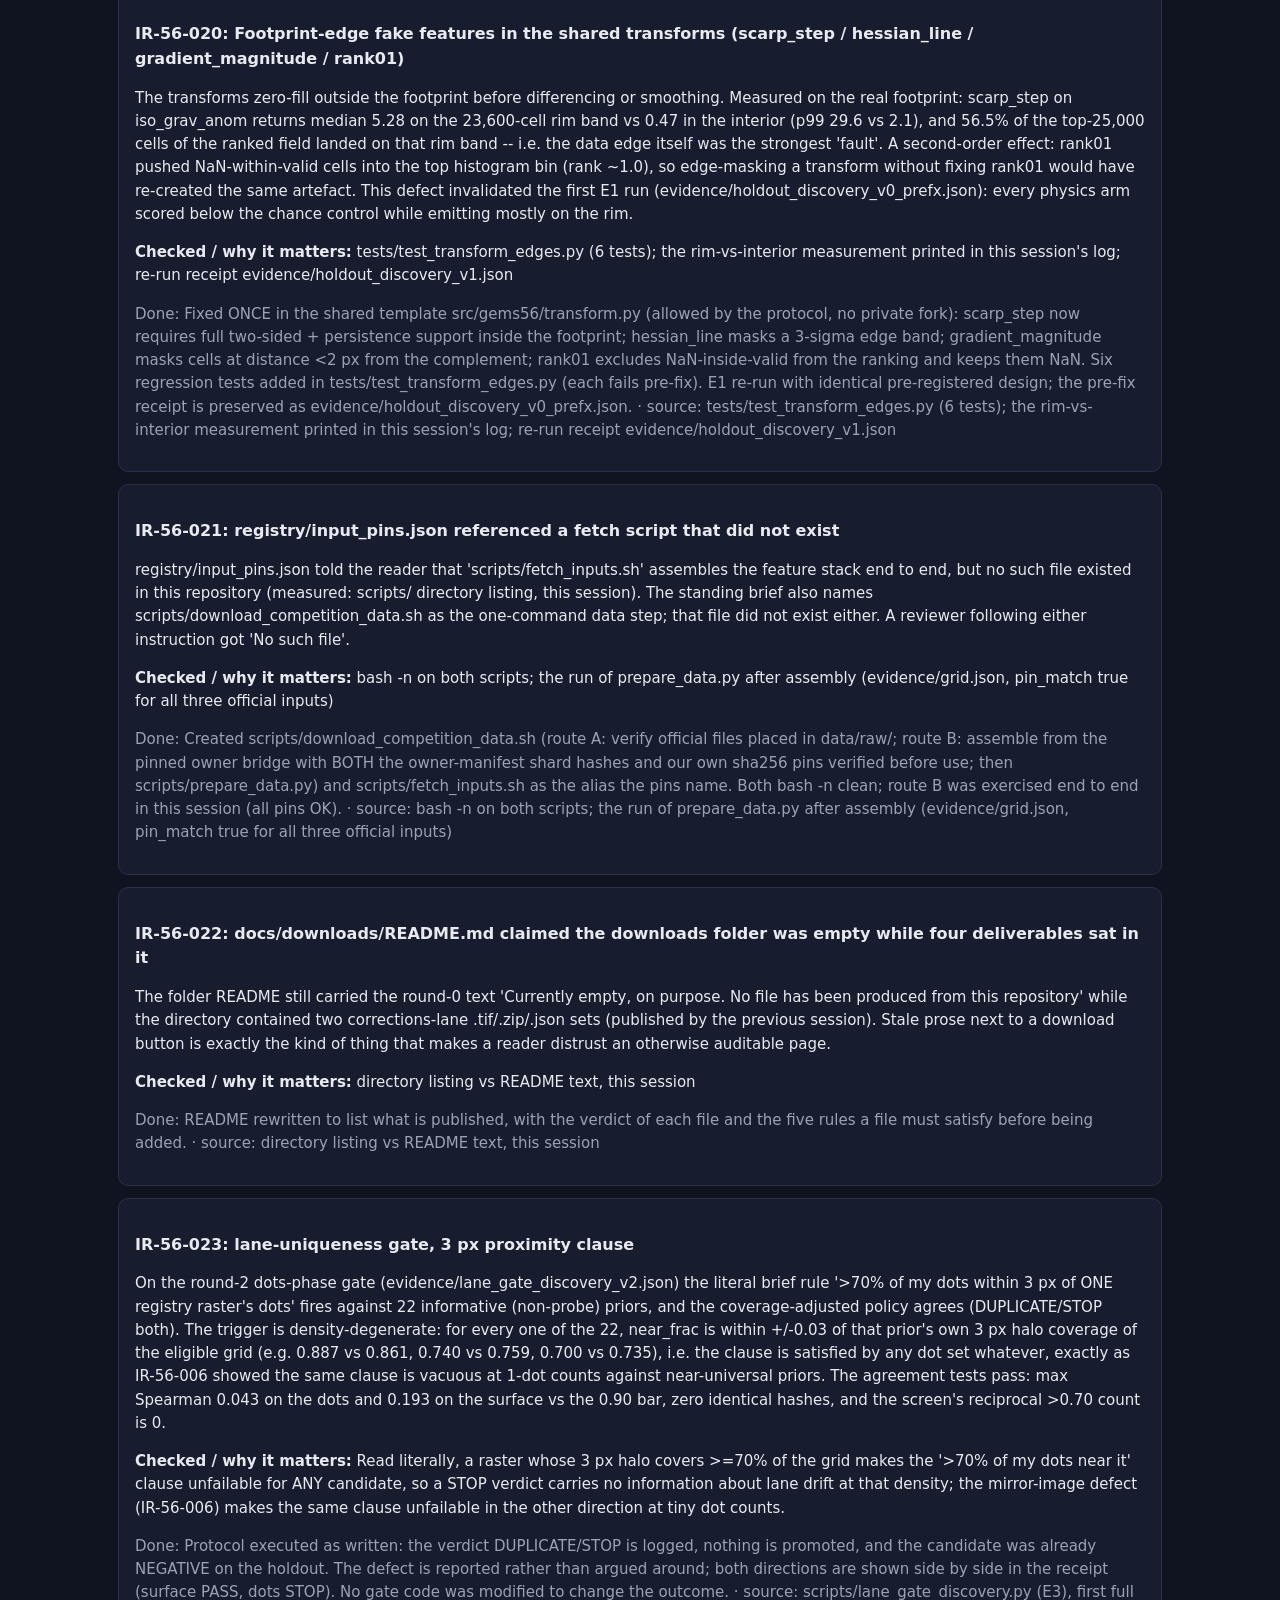
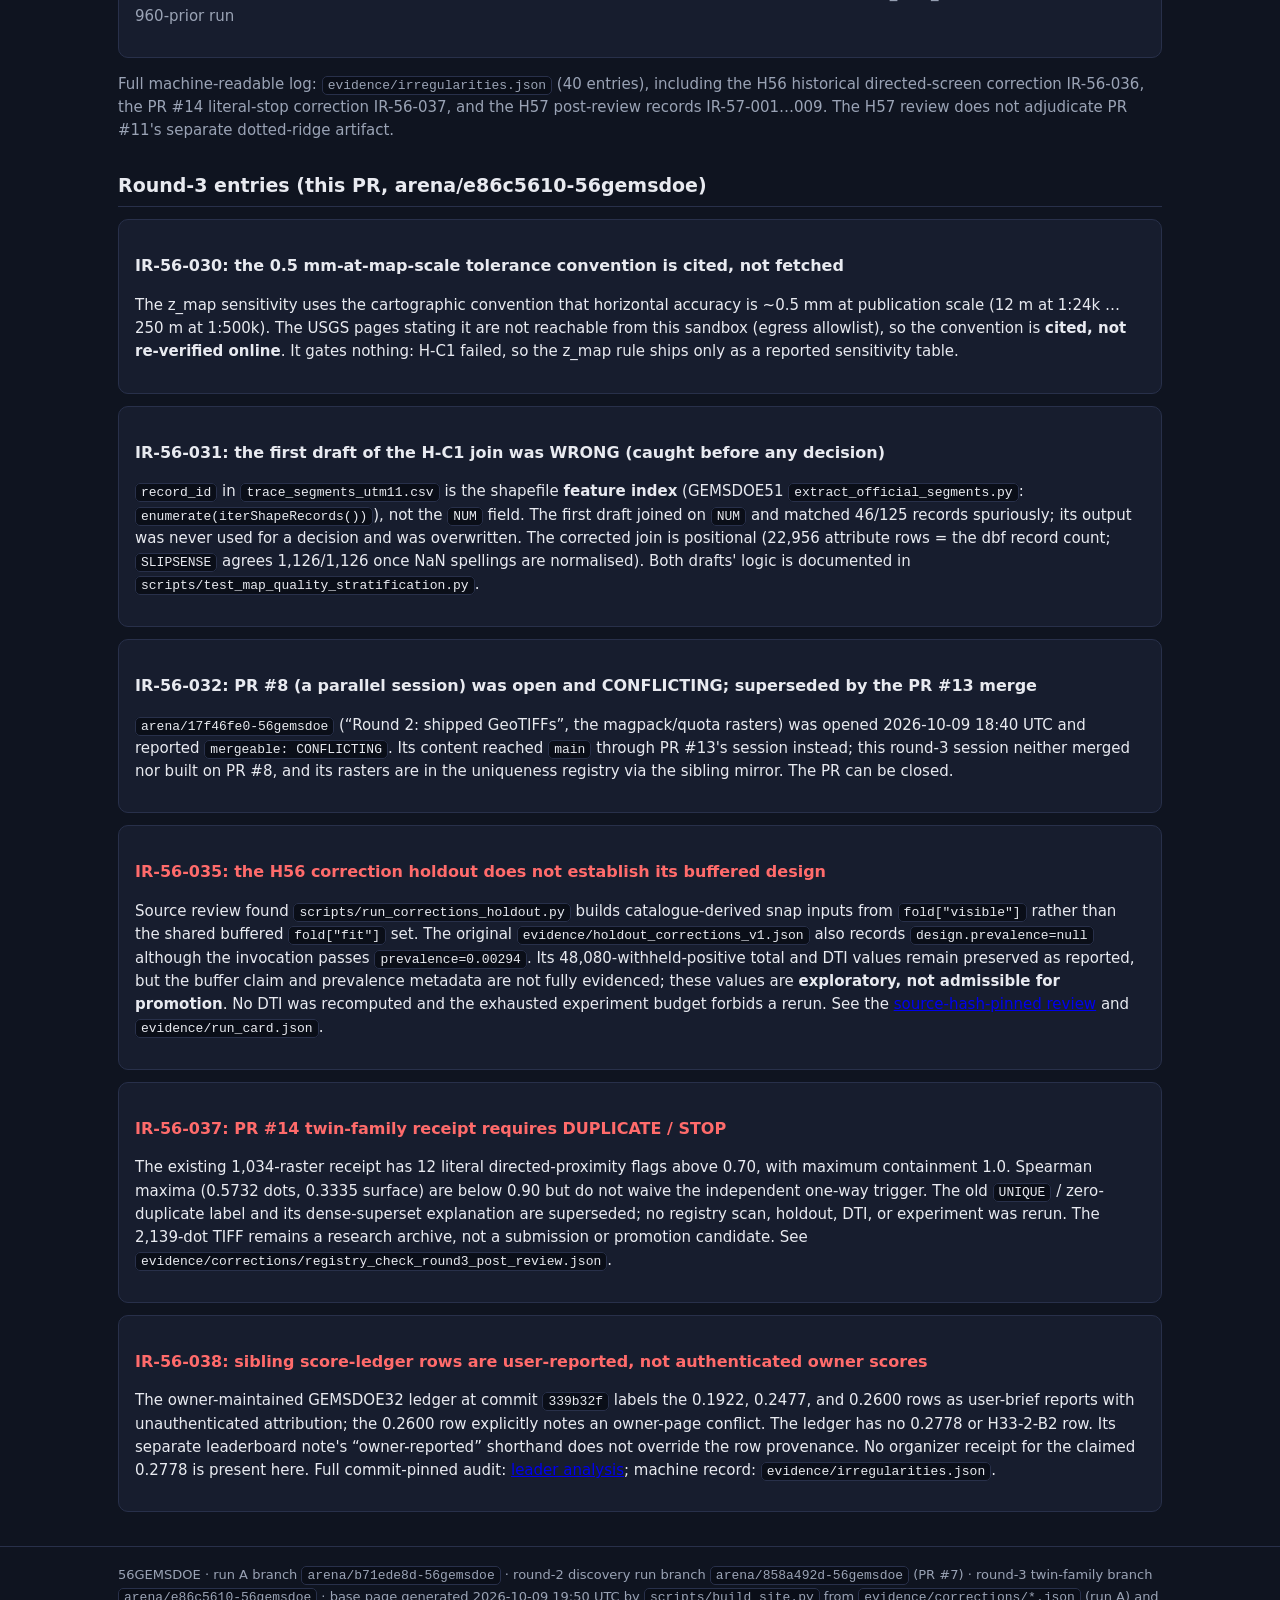
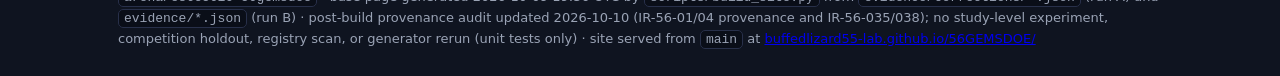
<file: docs/prior-irregularities.html>
<!doctype html><html lang=en><head>
<meta charset=utf-8><meta name=viewport content="width=device-width,initial-scale=1">
<meta http-equiv="refresh" content="0; url=irregularities.html">
<title>Historical irregularities — current status</title></head><body>
<h1>Historical irregularities are superseded</h1><p>See the
<a href="irregularities.html">current review findings</a> and
<a href="executive-summary.html">current submission status</a>.</p></body></html>
</file>
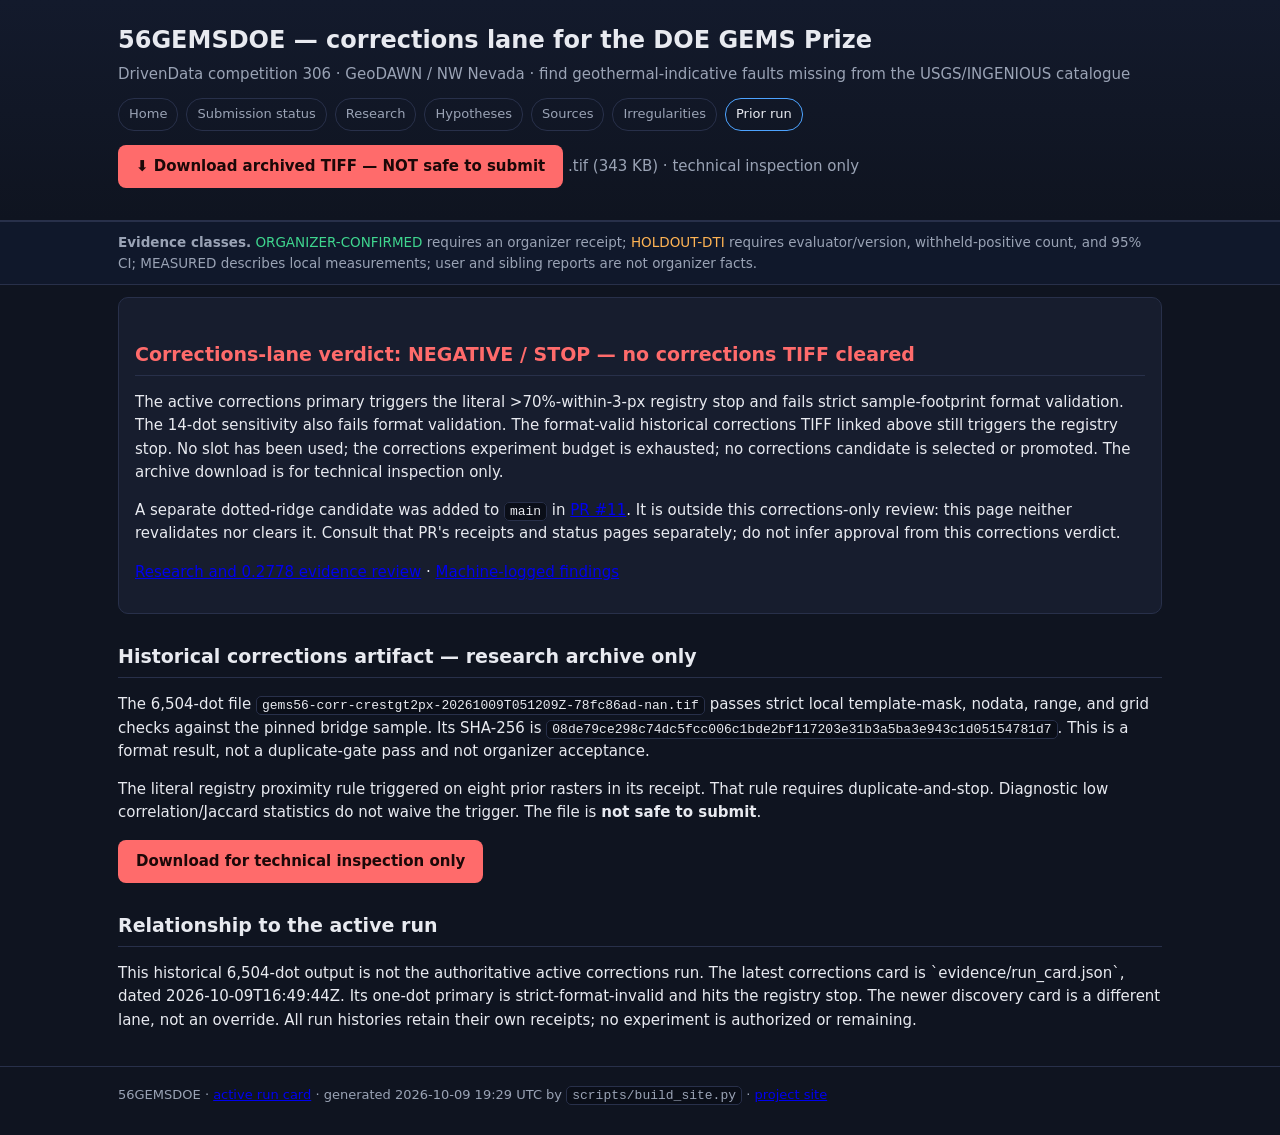
<file: docs/prior-run.html>
<!doctype html><html lang=en><head><meta charset=utf-8>
<meta name=viewport content="width=device-width,initial-scale=1">
<title>Historical run · 56GEMSDOE</title><style>
:root{--bg:#0f1420;--fg:#e8eaf0;--mut:#9aa3b5;--acc:#4da3ff;--ok:#3fd68f;--warn:#ffb454;--bad:#ff6b6b;--card:#171d2e;--line:#28304a}
*{box-sizing:border-box}
body{margin:0;background:var(--bg);color:var(--fg);font:15px/1.55 system-ui,-apple-system,Segoe UI,Roboto,sans-serif}
.wrap{max-width:1080px;margin:0 auto;padding:0 18px}
header.top{background:linear-gradient(180deg,#131a2c,#0f1420);border-bottom:1px solid var(--line);padding:22px 0 18px}
h1{font-size:24px;margin:0 0 4px}
h2{font-size:19px;margin:28px 0 8px;border-bottom:1px solid var(--line);padding-bottom:6px}
h3{font-size:16px;margin:20px 0 6px}
nav{display:flex;flex-wrap:wrap;gap:8px;margin:12px 0}
nav a{color:var(--mut);text-decoration:none;padding:5px 10px;border:1px solid var(--line);border-radius:16px;font-size:13px}
nav a.active,nav a:hover{color:var(--fg);border-color:var(--acc)}
.dlbtn{margin:14px 0}
.btn{display:inline-block;background:var(--acc);color:#06121f;font-weight:600;text-decoration:none;padding:10px 18px;border-radius:8px}
.btn.alt{background:transparent;color:var(--fg);border:1px solid var(--line)}
.btn.stop{background:var(--bad);color:#1c0808}
.btn:hover{filter:brightness(1.1)}
.card{background:var(--card);border:1px solid var(--line);border-radius:10px;padding:14px 16px;margin:12px 0}
.grid{display:grid;grid-template-columns:repeat(auto-fit,minmax(300px,1fr));gap:12px}
.mut{color:var(--mut)}
.ok{color:var(--ok)}.warn{color:var(--warn)}.bad{color:var(--bad)}
code{background:#0a0e18;border:1px solid var(--line);border-radius:5px;padding:1px 5px;font-size:13px}
pre{background:#0a0e18;border:1px solid var(--line);border-radius:8px;padding:12px;overflow:auto;font-size:12.5px}
table{border-collapse:collapse;width:100%;font-size:13.5px;margin:10px 0}
th,td{border:1px solid var(--line);padding:6px 9px;text-align:left;vertical-align:top}
th{background:#131a2c}
img{max-width:100%;border:1px solid var(--line);border-radius:8px}
.values{background:#10182b;border-top:1px solid var(--line);border-bottom:1px solid var(--line);padding:10px 0;font-size:13.5px;color:var(--mut)}
footer{border-top:1px solid var(--line);margin-top:34px;padding:18px 0 30px;color:var(--mut);font-size:13px}
.tag{display:inline-block;font-size:11px;border:1px solid var(--line);border-radius:10px;padding:1px 8px;color:var(--mut);margin-right:5px}
ul{margin:6px 0 6px 20px}li{margin:3px 0}
</style></head><body>
<header class=top><div class=wrap>
<h1>56GEMSDOE &mdash; corrections lane for the DOE GEMS Prize</h1>
<div class=mut>DrivenData competition 306 · GeoDAWN / NW Nevada · find geothermal-indicative
faults missing from the USGS/INGENIOUS catalogue</div>
<nav><a href="index.html">Home</a><a href="executive-summary.html">Submission status</a><a href="research.html">Research</a><a href="hypotheses.html">Hypotheses</a><a href="sources.html">Sources</a><a href="irregularities.html">Irregularities</a><a href="prior-run.html" class=active>Prior run</a></nav><div class="dlbtn"><a class="btn stop" href="downloads/gems56-corr-crestgt2px-20261009T051209Z-78fc86ad-nan.tif">&#11015; Download archived TIFF — NOT safe to submit</a> <span class=mut>.tif (343 KB) · technical inspection only</span></div>
</div></header>
<div class=values><div class=wrap><b>Evidence classes.</b>
<span class=ok>ORGANIZER-CONFIRMED</span> requires an organizer receipt;
<span class=warn>HOLDOUT-DTI</span> requires evaluator/version, withheld-positive count, and 95% CI;
<span class=mut>MEASURED</span> describes local measurements; user and sibling reports are not organizer facts.</div></div>
<main class=wrap><div class=card><h2 class=bad>Corrections-lane verdict: NEGATIVE / STOP — no corrections TIFF cleared</h2>
<p>The active corrections primary triggers the literal &gt;70%-within-3-px registry stop and fails
strict sample-footprint format validation. The 14-dot sensitivity also fails format validation.
The format-valid historical corrections TIFF linked above still triggers the registry stop. No
slot has been used; the corrections experiment budget is exhausted; no corrections candidate is
selected or promoted. The archive download is for technical inspection only.</p>
<p>A separate dotted-ridge candidate was added to <code>main</code> in
<a href="https://github.com/buffedlizard55-lab/56GEMSDOE/pull/11">PR #11</a>. It is outside this
corrections-only review: this page neither revalidates nor clears it. Consult that PR's receipts
and status pages separately; do not infer approval from this corrections verdict.</p>
<p><a href="research.html">Research and 0.2778 evidence review</a> ·
<a href="irregularities.html">Machine-logged findings</a></p></div>
<h2>Historical corrections artifact — research archive only</h2>
<p>The 6,504-dot file <code>gems56-corr-crestgt2px-20261009T051209Z-78fc86ad-nan.tif</code> passes strict local template-mask, nodata,
range, and grid checks against the pinned bridge sample. Its SHA-256 is
<code>08de79ce298c74dc5fcc006c1bde2bf117203e31b3a5ba3e943c1d05154781d7</code>. This is a format result, not a duplicate-gate pass and not
organizer acceptance.</p>
<p>The literal registry proximity rule triggered on eight prior rasters in its receipt. That rule
requires duplicate-and-stop. Diagnostic low correlation/Jaccard statistics do not waive the
trigger. The file is <b>not safe to submit</b>.</p>
<p><a class="btn stop" href="downloads/gems56-corr-crestgt2px-20261009T051209Z-78fc86ad-nan.tif">Download for technical inspection only</a></p>
<h2>Relationship to the active run</h2>
<p>This historical 6,504-dot output is not the authoritative active corrections run. The latest
corrections card is `evidence/run_card.json`, dated 2026-10-09T16:49:44Z. Its one-dot primary is
strict-format-invalid and hits the registry stop. The newer discovery card is a different lane,
not an override. All run histories retain their own receipts; no experiment is authorized or
remaining.</p>
</main>
<footer><div class=wrap>56GEMSDOE · <a href="https://github.com/buffedlizard55-lab/56GEMSDOE/blob/main/evidence/run_card.json">active run card</a> ·
generated 2026-10-09 19:29 UTC by
<code>scripts/build_site.py</code> ·
<a href="https://buffedlizard55-lab.github.io/56GEMSDOE/docs/index.html">project site</a></div></footer>
</body></html>
</file>
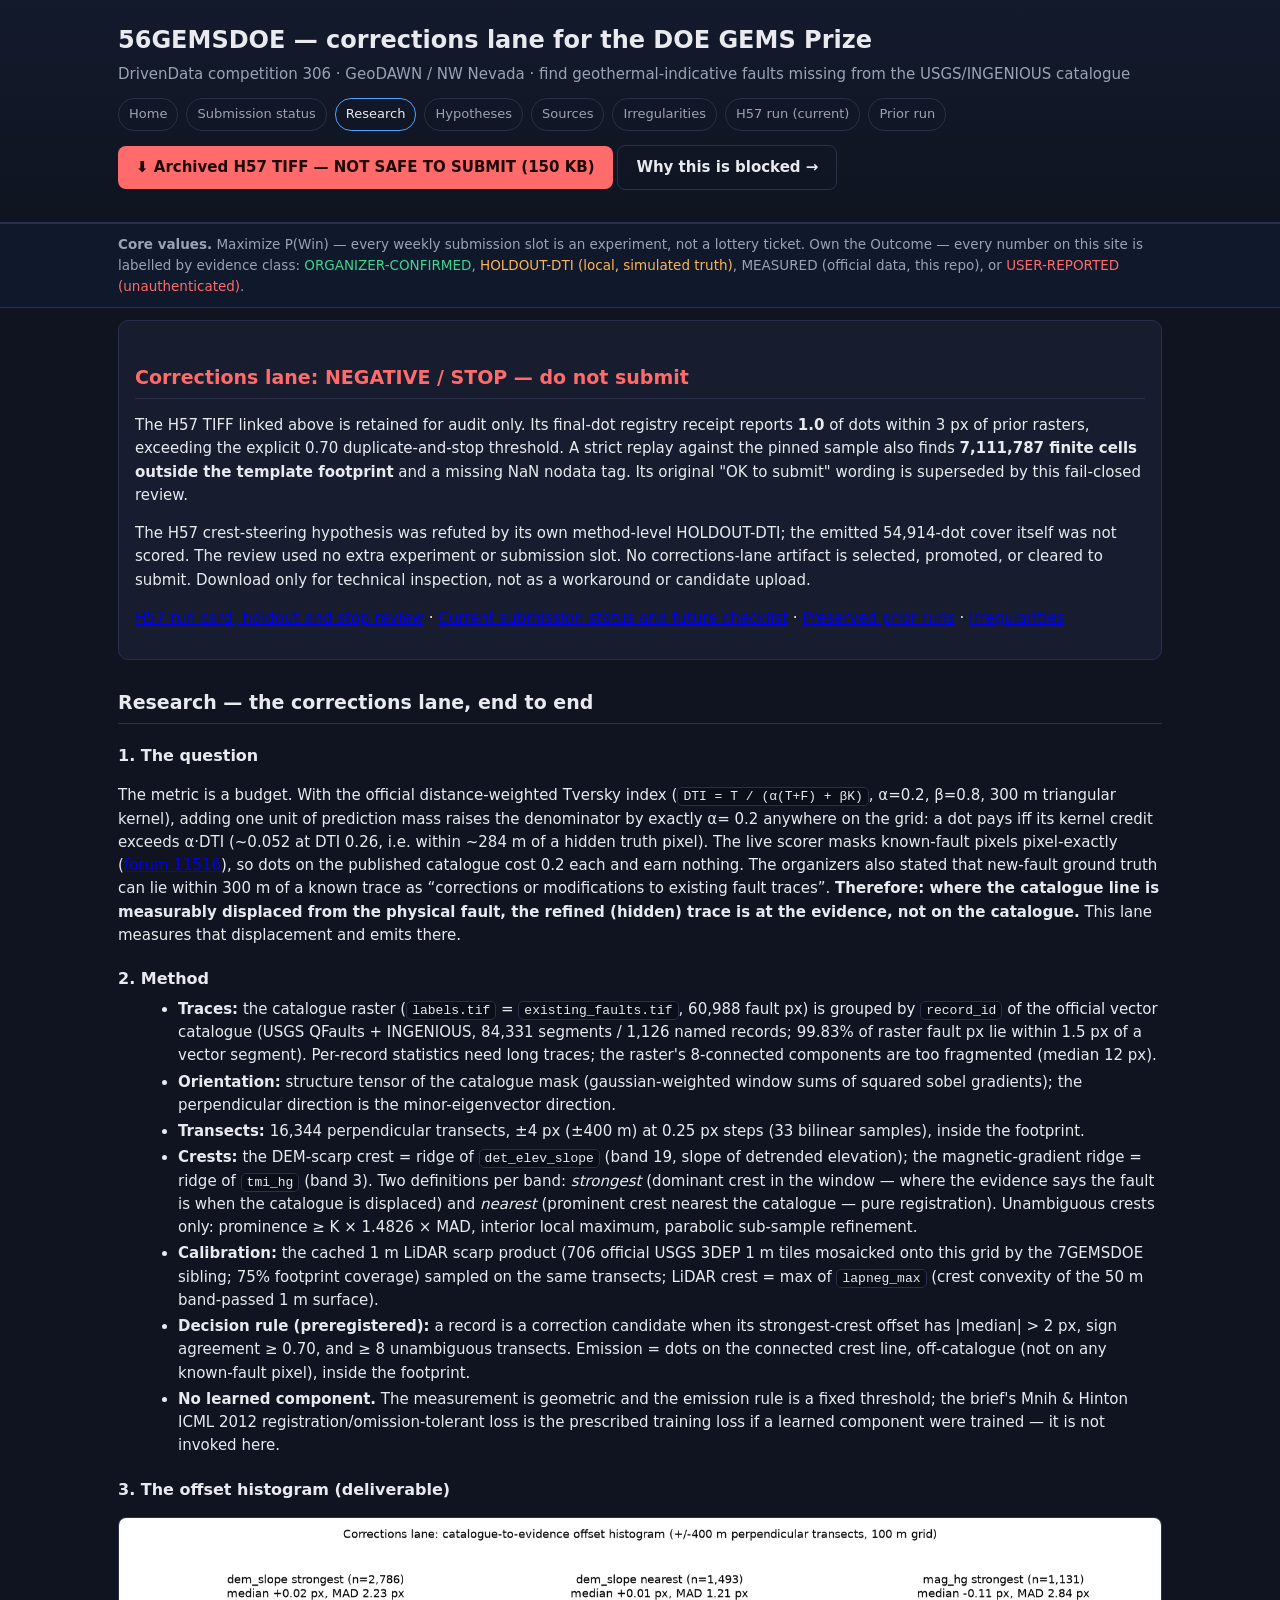
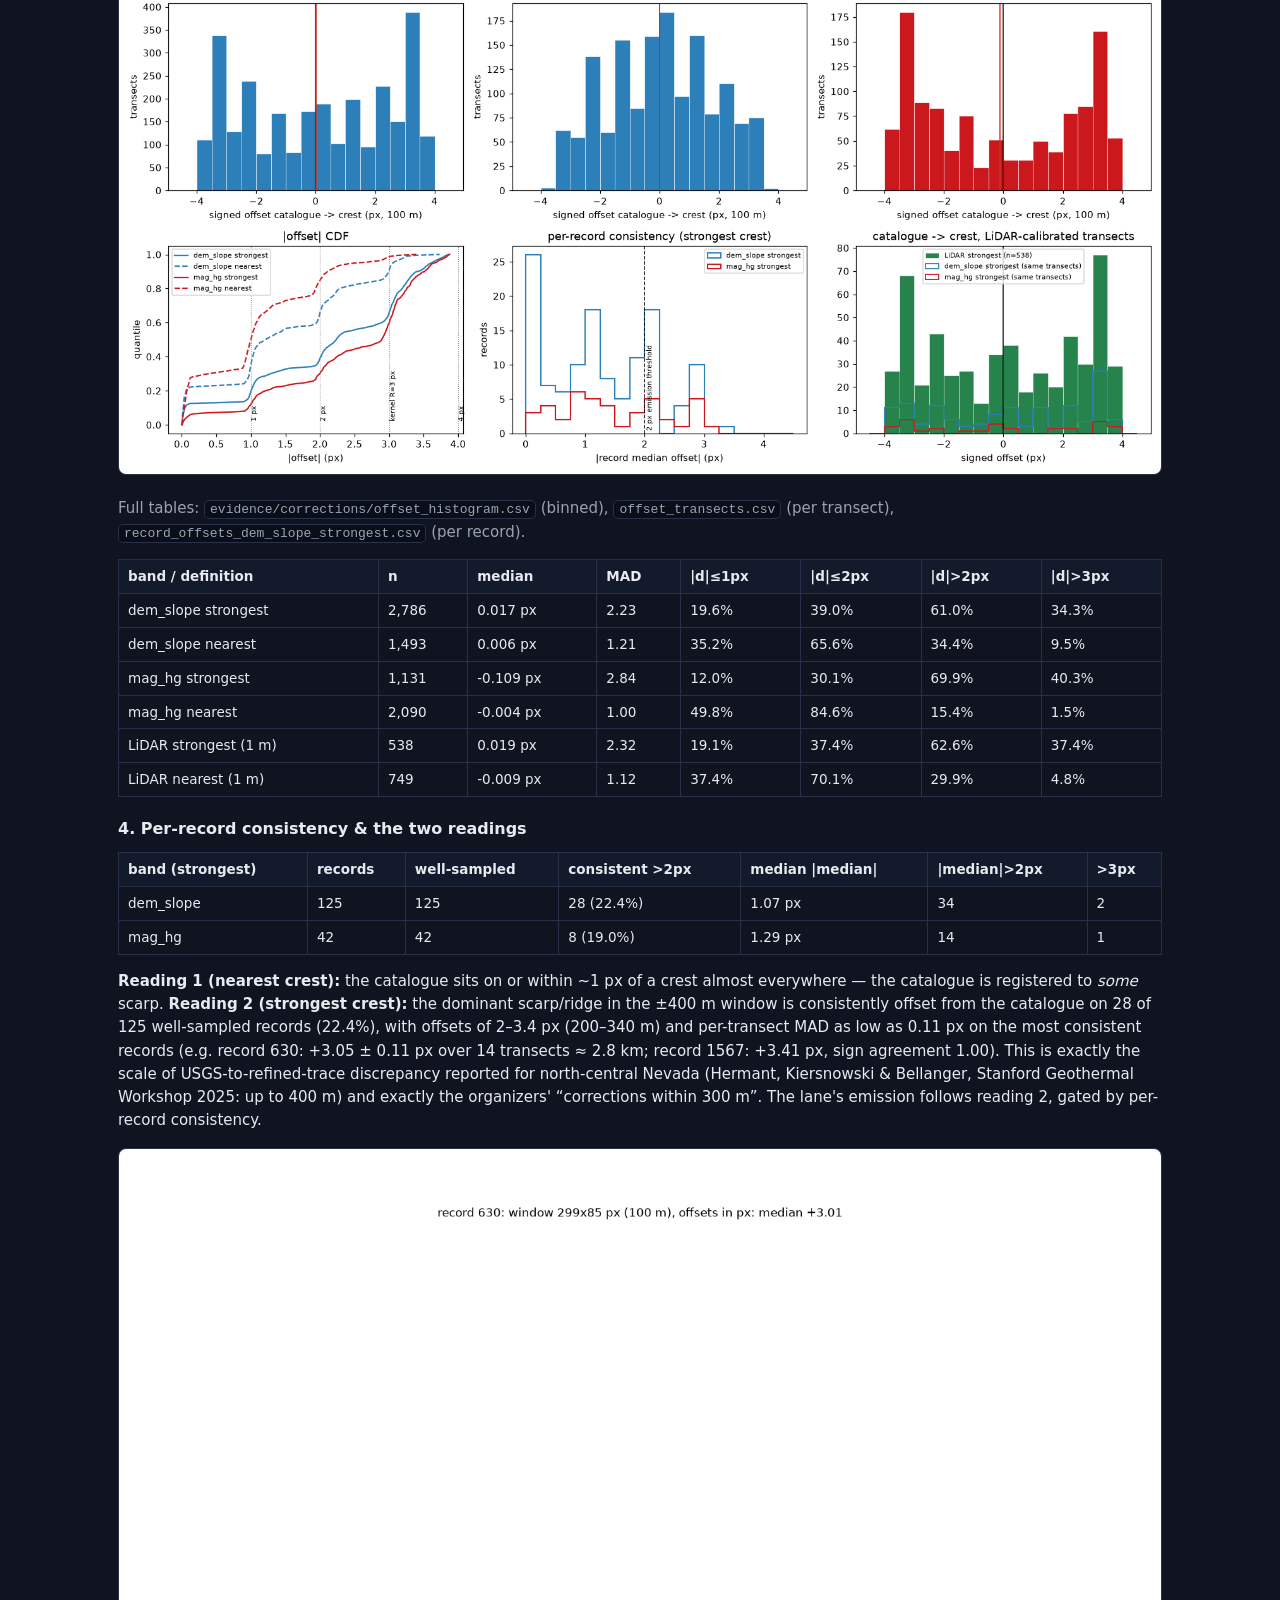
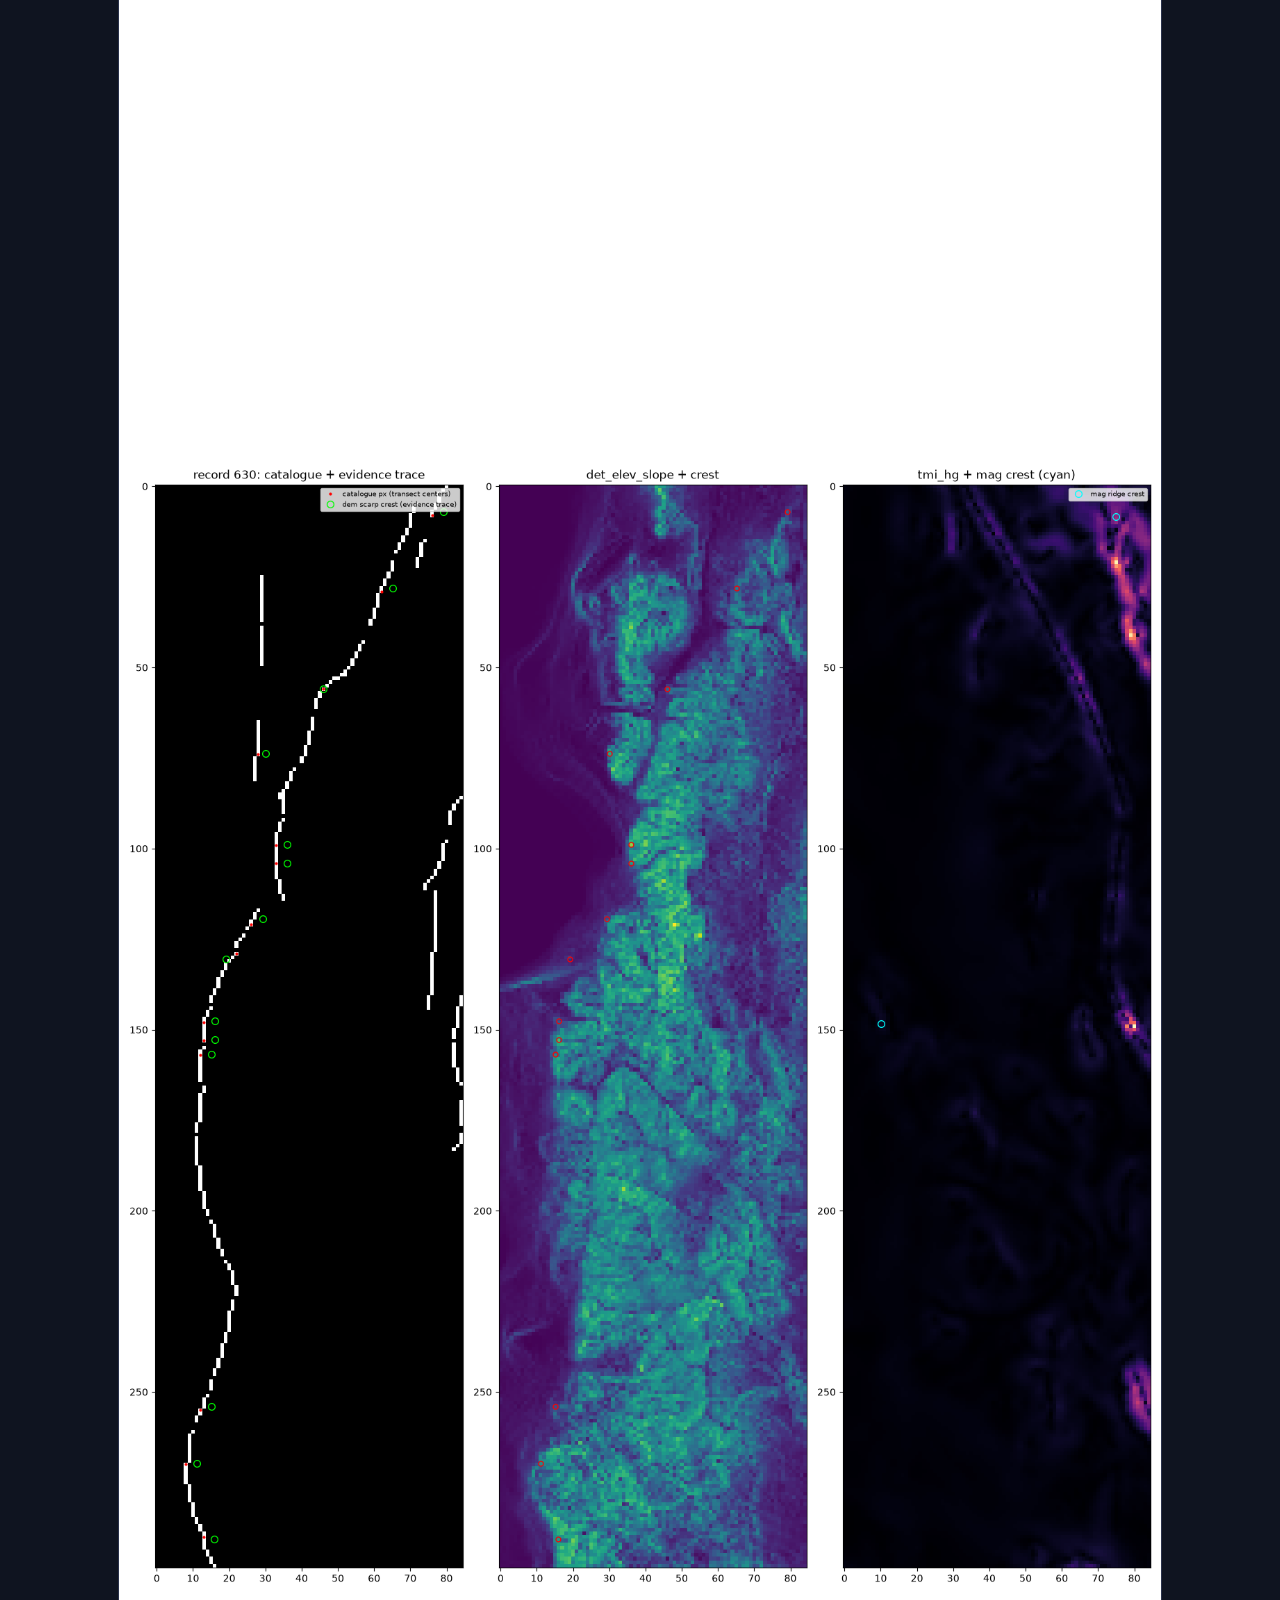
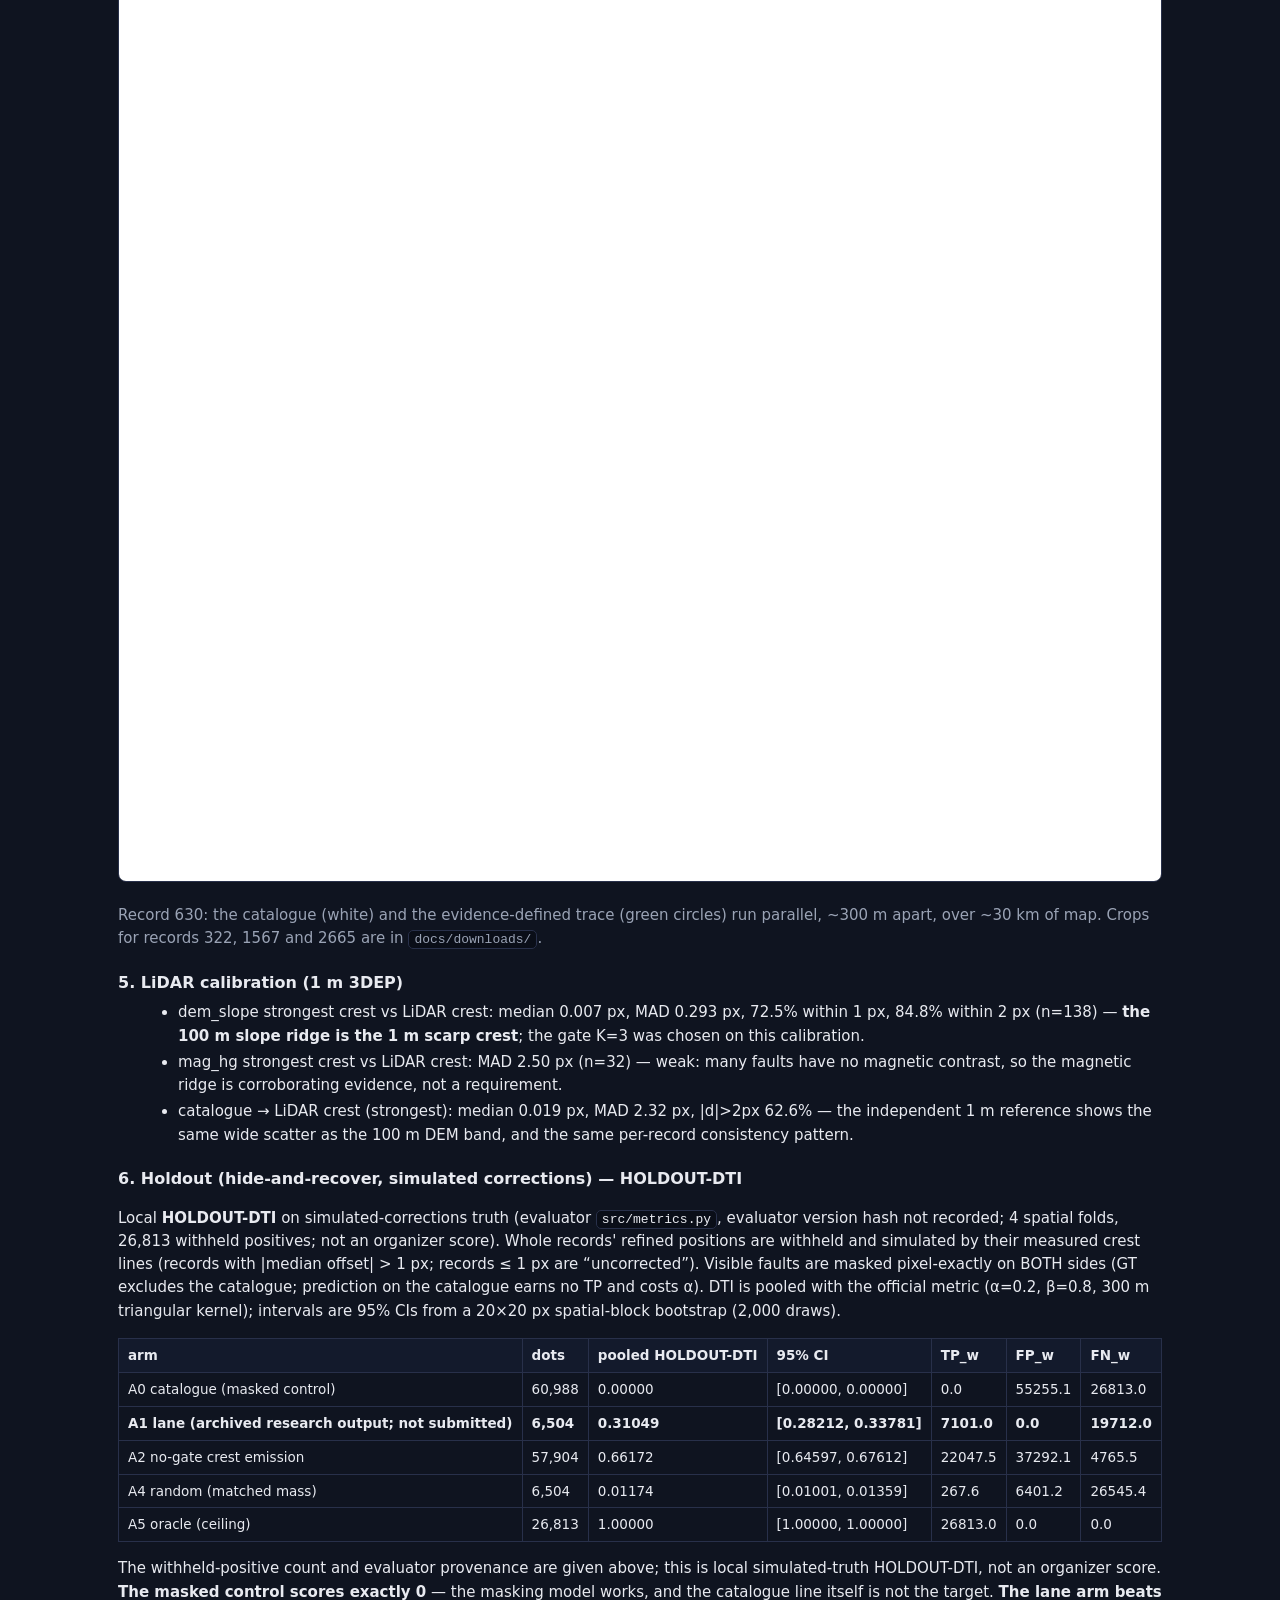
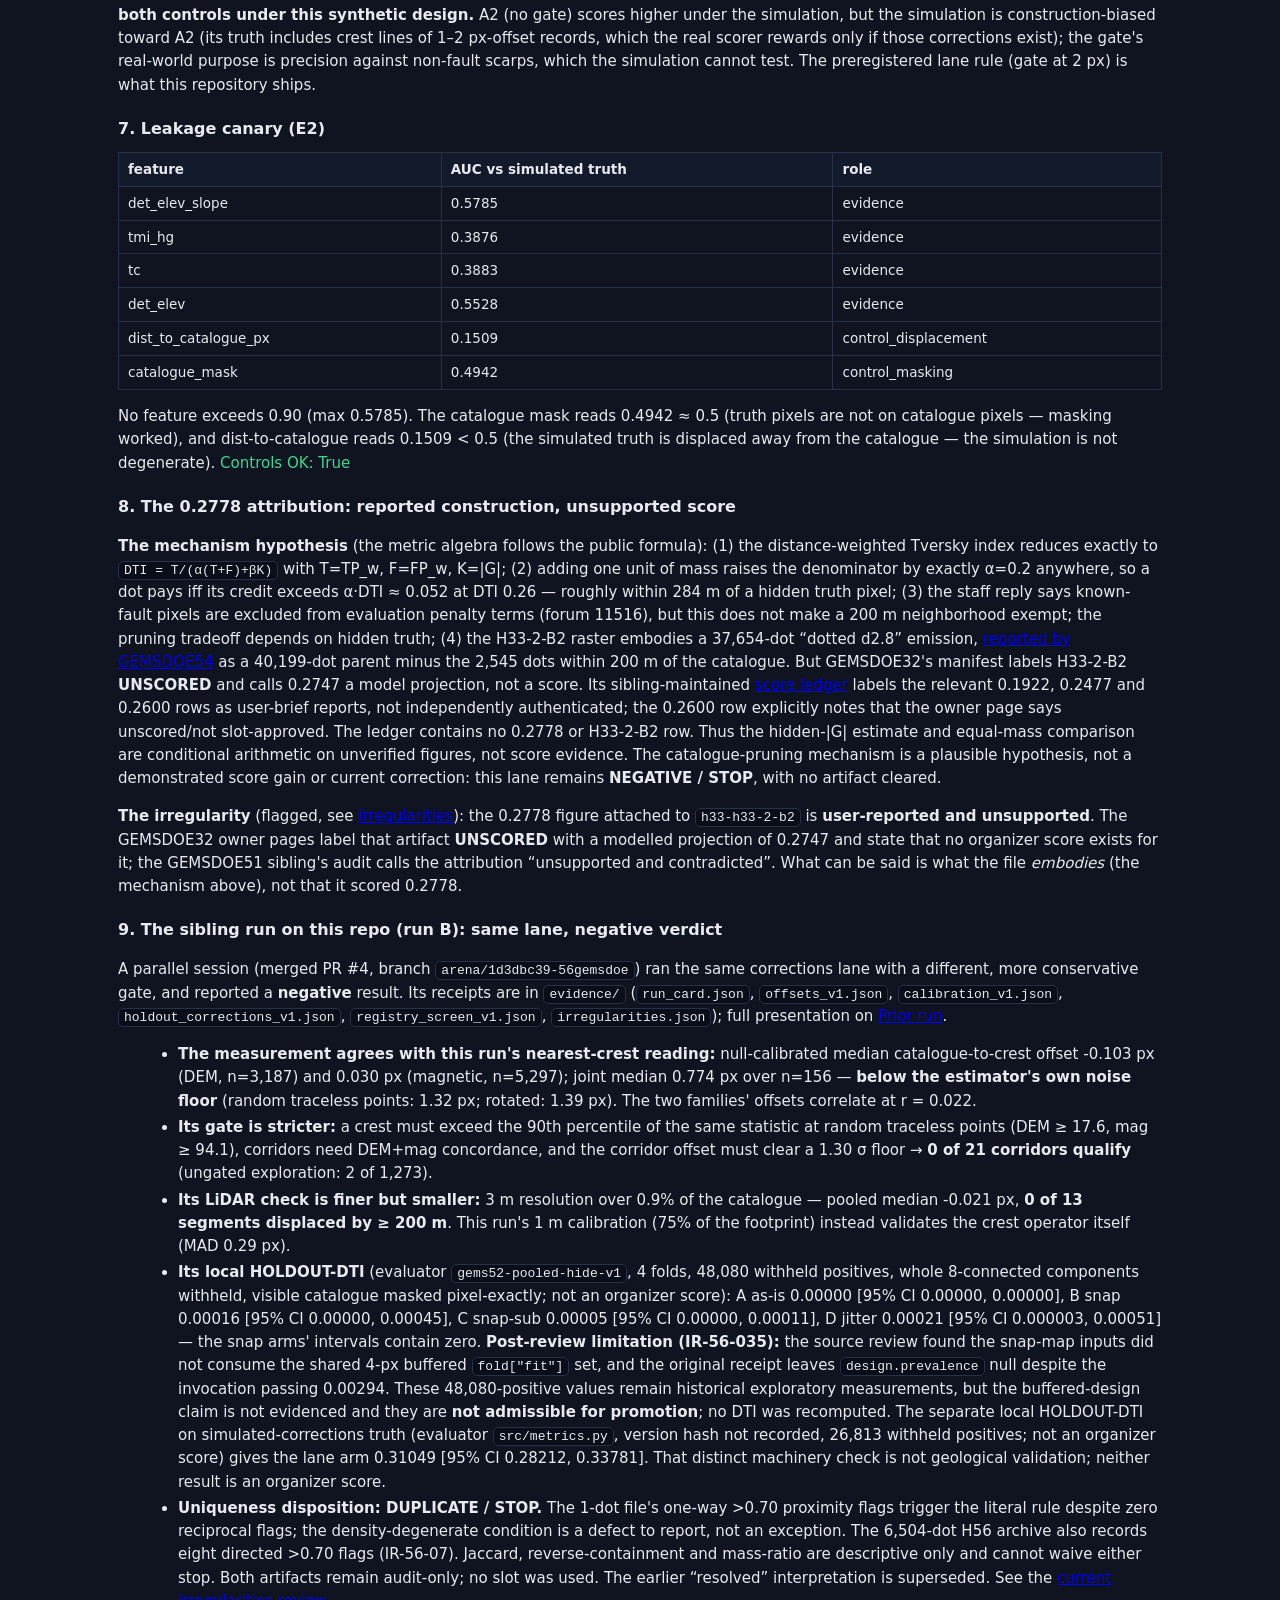
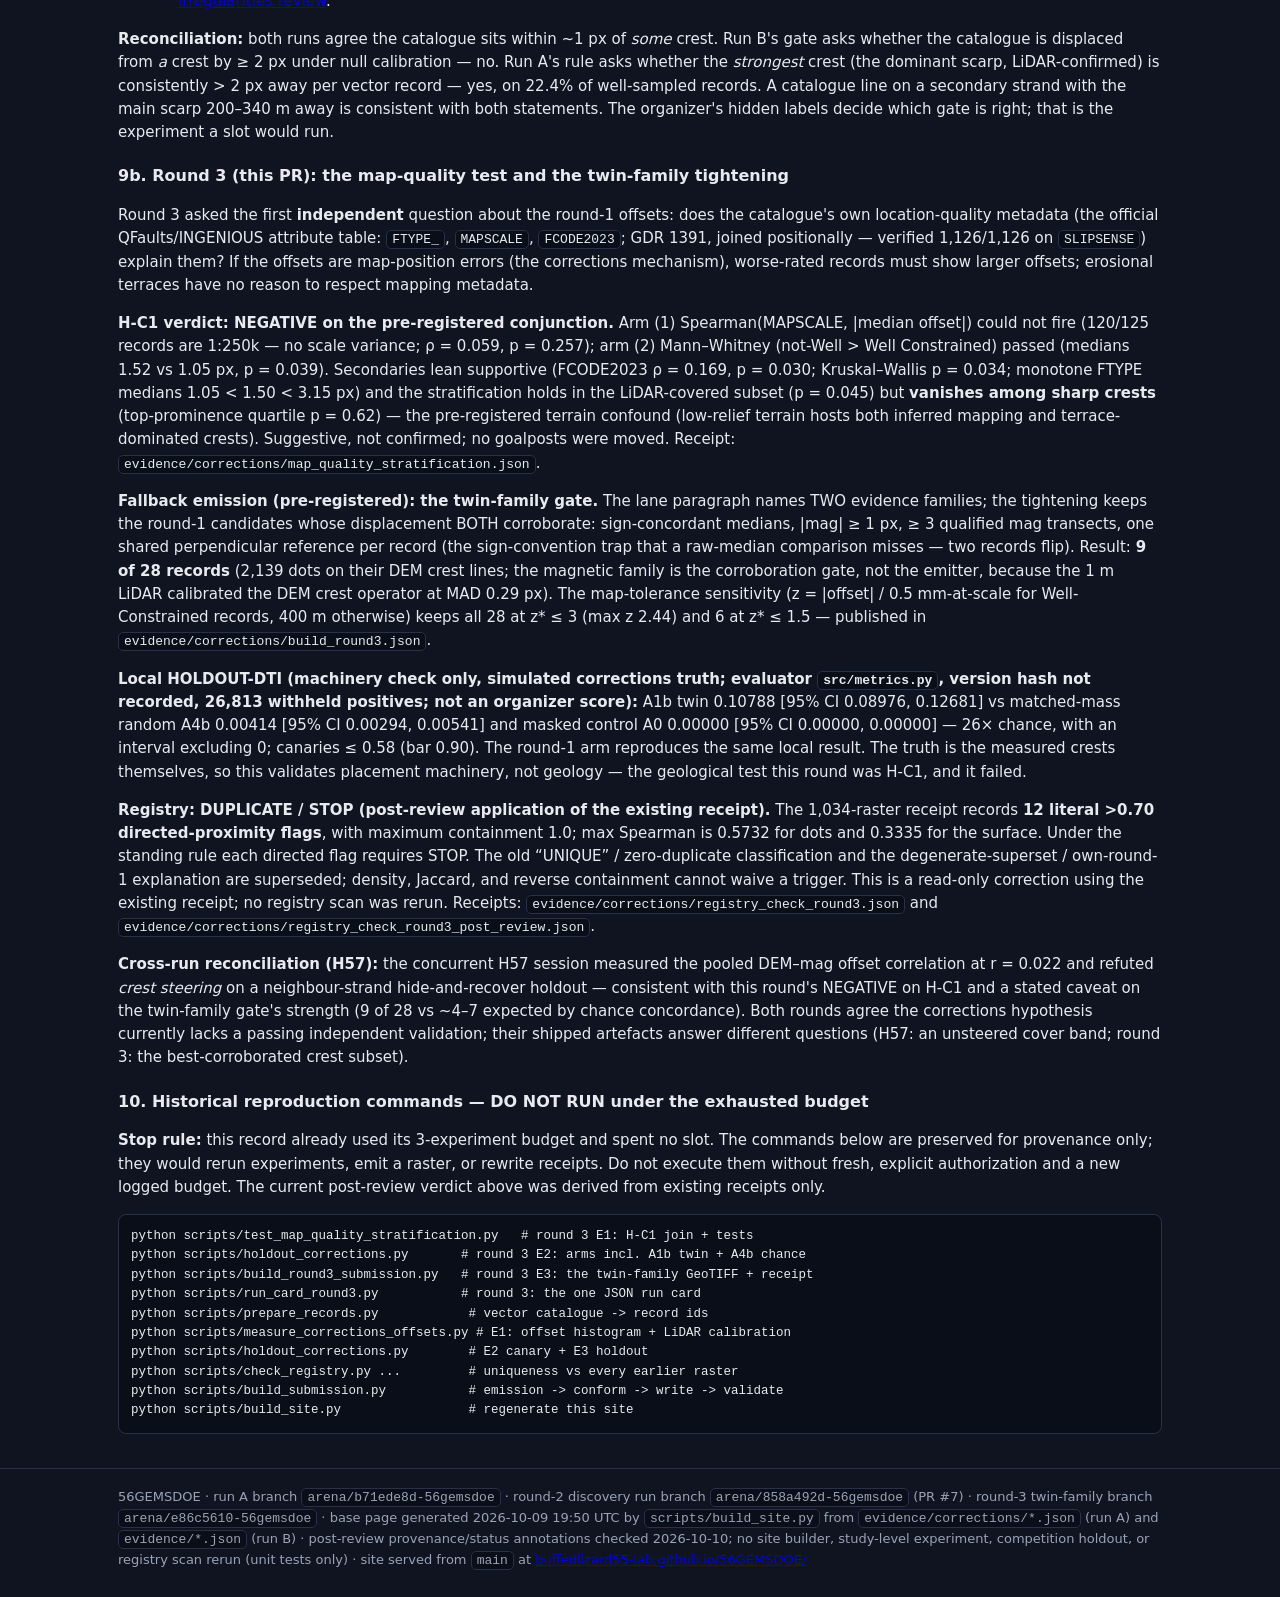
<file: docs/research.html>
<!doctype html><html lang=en><head><meta charset=utf-8>
<meta name=viewport content="width=device-width,initial-scale=1">
<title>Research · 56GEMSDOE</title><style>
:root{--bg:#0f1420;--fg:#e8eaf0;--mut:#9aa3b5;--acc:#4da3ff;--ok:#3fd68f;--warn:#ffb454;--bad:#ff6b6b;--card:#171d2e;--line:#28304a}
*{box-sizing:border-box}
body{margin:0;background:var(--bg);color:var(--fg);font:15px/1.55 system-ui,-apple-system,Segoe UI,Roboto,sans-serif}
.wrap{max-width:1080px;margin:0 auto;padding:0 18px}
header.top{background:linear-gradient(180deg,#131a2c,#0f1420);border-bottom:1px solid var(--line);padding:22px 0 18px}
h1{font-size:24px;margin:0 0 4px}
h2{font-size:19px;margin:28px 0 8px;border-bottom:1px solid var(--line);padding-bottom:6px}
h3{font-size:16px;margin:20px 0 6px}
nav{display:flex;flex-wrap:wrap;gap:8px;margin:12px 0}
nav a{color:var(--mut);text-decoration:none;padding:5px 10px;border:1px solid var(--line);border-radius:16px;font-size:13px}
nav a.active,nav a:hover{color:var(--fg);border-color:var(--acc)}
.dlbtn{margin:14px 0}
.btn{display:inline-block;background:var(--acc);color:#06121f;font-weight:600;text-decoration:none;padding:10px 18px;border-radius:8px}
.btn.alt{background:transparent;color:var(--fg);border:1px solid var(--line)}
.btn.stop{background:var(--bad);color:#1c0808}
.btn:hover{filter:brightness(1.1)}
.card{background:var(--card);border:1px solid var(--line);border-radius:10px;padding:14px 16px;margin:12px 0}
.grid{display:grid;grid-template-columns:repeat(auto-fit,minmax(300px,1fr));gap:12px}
.mut{color:var(--mut)}
.ok{color:var(--ok)}.warn{color:var(--warn)}.bad{color:var(--bad)}
code{background:#0a0e18;border:1px solid var(--line);border-radius:5px;padding:1px 5px;font-size:13px}
pre{background:#0a0e18;border:1px solid var(--line);border-radius:8px;padding:12px;overflow:auto;font-size:12.5px}
table{border-collapse:collapse;width:100%;font-size:13.5px;margin:10px 0}
th,td{border:1px solid var(--line);padding:6px 9px;text-align:left;vertical-align:top}
th{background:#131a2c}
img{max-width:100%;border:1px solid var(--line);border-radius:8px}
.values{background:#10182b;border-top:1px solid var(--line);border-bottom:1px solid var(--line);padding:10px 0;font-size:13.5px;color:var(--mut)}
footer{border-top:1px solid var(--line);margin-top:34px;padding:18px 0 30px;color:var(--mut);font-size:13px}
.tag{display:inline-block;font-size:11px;border:1px solid var(--line);border-radius:10px;padding:1px 8px;color:var(--mut);margin-right:5px}
ul{margin:6px 0 6px 20px}li{margin:3px 0}
</style></head><body>
<header class=top><div class=wrap>
<h1>56GEMSDOE &mdash; corrections lane for the DOE GEMS Prize</h1>
<div class=mut>DrivenData competition 306 · GeoDAWN / NW Nevada · find geothermal-indicative
faults missing from the USGS/INGENIOUS catalogue</div>
<nav><a href="index.html">Home</a><a href="executive-summary.html">Submission status</a><a href="research.html" class=active>Research</a><a href="hypotheses.html">Hypotheses</a><a href="sources.html">Sources</a><a href="irregularities.html">Irregularities</a><a href="h57.html">H57 run (current)</a><a href="prior-run.html">Prior run</a></nav><div class="dlbtn"><a class="btn stop" href="downloads/h57-corr-band2px-cover-20261009T191337Z.tif">&#11015; Archived H57 TIFF — NOT SAFE TO SUBMIT (150 KB)</a> <a class="btn alt" href="h57.html">Why this is blocked &rarr;</a></div>
</div></header>
<div class=values><div class=wrap><b>Core values.</b> Maximize P(Win) &mdash; every weekly
submission slot is an experiment, not a lottery ticket. Own the Outcome &mdash; every number
on this site is labelled by evidence class: <span class=ok>ORGANIZER-CONFIRMED</span>,
<span class=warn>HOLDOUT-DTI (local, simulated truth)</span>, <span class=mut>MEASURED (official
data, this repo)</span>, or <span class=bad>USER-REPORTED (unauthenticated)</span>.</div></div>
<main class=wrap><div class=card><h2 class=bad>Corrections lane: NEGATIVE / STOP — do not submit</h2>
<p>The H57 TIFF linked above is retained for audit only. Its final-dot registry receipt reports
<b>1.0</b> of dots within 3 px of prior rasters, exceeding the explicit 0.70 duplicate-and-stop
threshold. A strict replay against the pinned sample also finds <b>7,111,787 finite cells outside
the template footprint</b> and a missing NaN nodata tag. Its original "OK to submit" wording is
superseded by this fail-closed review.</p>
<p>The H57 crest-steering hypothesis was refuted by its own method-level HOLDOUT-DTI; the emitted
54,914-dot cover itself was not scored. The review used no extra experiment or submission slot.
No corrections-lane artifact is selected, promoted, or cleared to submit. Download only for
technical inspection, not as a workaround or candidate upload.</p>
<p><a href="h57.html">H57 run card, holdout and stop review</a> ·
<a href="executive-summary.html">Current submission status and future checklist</a> ·
<a href="prior-run.html">Preserved prior runs</a> ·
<a href="irregularities.html">Irregularities</a></p></div>
<h2>Research &mdash; the corrections lane, end to end</h2>
<h3>1. The question</h3>
<p>The metric is a budget. With the official distance-weighted Tversky index
(<code>DTI = T / (&alpha;(T+F) + &beta;K)</code>, &alpha;=0.2, &beta;=0.8, 300&nbsp;m
triangular kernel), adding one unit of prediction mass raises the denominator by exactly
&alpha;=&nbsp;0.2 anywhere on the grid: a dot pays iff its kernel credit exceeds
&alpha;&middot;DTI (~0.052 at DTI&nbsp;0.26, i.e. within ~284&nbsp;m of a hidden truth pixel).
The live scorer masks known-fault pixels pixel-exactly
(<a href="https://community.drivendata.org/t/scoring-clarification-are-known-usgs-ingenious-faults-masked-when-scoring-and-are-they-in-the-final-round-label-set/11516">forum 11516</a>),
so dots on the published catalogue cost 0.2 each and earn nothing. The organizers also stated
that new-fault ground truth can lie within 300&nbsp;m of a known trace as
&ldquo;corrections or modifications to existing fault traces&rdquo;. <b>Therefore: where the
catalogue line is measurably displaced from the physical fault, the refined (hidden) trace is
at the evidence, not on the catalogue.</b> This lane measures that displacement and emits
there.</p>
<h3>2. Method</h3>
<ul>
<li><b>Traces:</b> the catalogue raster (<code>labels.tif</code> = <code>existing_faults.tif</code>,
60,988 fault px) is grouped by <code>record_id</code> of the official vector catalogue
(USGS QFaults + INGENIOUS, 84,331 segments / 1,126 named records; 99.83% of raster fault px
lie within 1.5&nbsp;px of a vector segment). Per-record statistics need long traces; the
raster's 8-connected components are too fragmented (median 12&nbsp;px).</li>
<li><b>Orientation:</b> structure tensor of the catalogue mask (gaussian-weighted window sums
of squared sobel gradients); the perpendicular direction is the minor-eigenvector direction.</li>
<li><b>Transects:</b> 16,344 perpendicular transects, &plusmn;4&nbsp;px
(&plusmn;400&nbsp;m) at 0.25&nbsp;px steps (33 bilinear samples), inside the footprint.</li>
<li><b>Crests:</b> the DEM-scarp crest = ridge of <code>det_elev_slope</code> (band 19, slope
of detrended elevation); the magnetic-gradient ridge = ridge of <code>tmi_hg</code> (band 3).
Two definitions per band: <em>strongest</em> (dominant crest in the window &mdash; where the
evidence says the fault is when the catalogue is displaced) and <em>nearest</em> (prominent
crest nearest the catalogue &mdash; pure registration). Unambiguous crests only:
prominence &ge; K&nbsp;&times;&nbsp;1.4826&nbsp;&times;&nbsp;MAD, interior local maximum,
parabolic sub-sample refinement.</li>
<li><b>Calibration:</b> the cached 1&nbsp;m LiDAR scarp product (706 official USGS 3DEP 1&nbsp;m
tiles mosaicked onto this grid by the 7GEMSDOE sibling; 75% footprint coverage) sampled on the
same transects; LiDAR crest = max of <code>lapneg_max</code> (crest convexity of the 50&nbsp;m
band-passed 1&nbsp;m surface).</li>
<li><b>Decision rule (preregistered):</b> a record is a correction candidate when its
strongest-crest offset has |median| &gt; 2&nbsp;px, sign agreement &ge; 0.70, and
&ge; 8 unambiguous transects. Emission = dots on the connected crest line, off-catalogue
(not on any known-fault pixel), inside the footprint.</li>
<li><b>No learned component.</b> The measurement is geometric and the emission rule is a fixed
threshold; the brief's Mnih &amp; Hinton ICML 2012 registration/omission-tolerant loss is the
prescribed training loss if a learned component were trained &mdash; it is not invoked here.</li>
</ul>
<h3>3. The offset histogram (deliverable)</h3>
<p><img src="downloads/offset_histogram.png" alt="offset histogram"></p>
<p class=mut>Full tables: <code>evidence/corrections/offset_histogram.csv</code> (binned),
<code>offset_transects.csv</code> (per transect),
<code>record_offsets_dem_slope_strongest.csv</code> (per record).</p>
<table>
<tr><th>band / definition</th><th>n</th><th>median</th><th>MAD</th><th>|d|&le;1px</th><th>|d|&le;2px</th><th>|d|&gt;2px</th><th>|d|&gt;3px</th></tr>
<tr><td>dem_slope strongest</td><td>2,786</td><td>0.017 px</td><td>2.23</td><td>19.6%</td><td>39.0%</td><td>61.0%</td><td>34.3%</td></tr>
<tr><td>dem_slope nearest</td><td>1,493</td><td>0.006 px</td><td>1.21</td><td>35.2%</td><td>65.6%</td><td>34.4%</td><td>9.5%</td></tr>
<tr><td>mag_hg strongest</td><td>1,131</td><td>-0.109 px</td><td>2.84</td><td>12.0%</td><td>30.1%</td><td>69.9%</td><td>40.3%</td></tr>
<tr><td>mag_hg nearest</td><td>2,090</td><td>-0.004 px</td><td>1.00</td><td>49.8%</td><td>84.6%</td><td>15.4%</td><td>1.5%</td></tr>
<tr><td>LiDAR strongest (1 m)</td><td>538</td><td>0.019 px</td><td>2.32</td><td>19.1%</td><td>37.4%</td><td>62.6%</td><td>37.4%</td></tr>
<tr><td>LiDAR nearest (1 m)</td><td>749</td><td>-0.009 px</td><td>1.12</td><td>37.4%</td><td>70.1%</td><td>29.9%</td><td>4.8%</td></tr>
</table>
<h3>4. Per-record consistency &amp; the two readings</h3>
<table>
<tr><th>band (strongest)</th><th>records</th><th>well-sampled</th><th>consistent &gt;2px</th><th>median |median|</th><th>|median|&gt;2px</th><th>&gt;3px</th></tr>
<tr><td>dem_slope</td><td>125</td><td>125</td><td>28 (22.4%)</td><td>1.07 px</td><td>34</td><td>2</td></tr>
<tr><td>mag_hg</td><td>42</td><td>42</td><td>8 (19.0%)</td><td>1.29 px</td><td>14</td><td>1</td></tr>
</table>
<p><b>Reading 1 (nearest crest):</b> the catalogue sits on or within ~1&nbsp;px of a crest
almost everywhere &mdash; the catalogue is registered to <em>some</em> scarp.
<b>Reading 2 (strongest crest):</b> the dominant scarp/ridge in the &plusmn;400&nbsp;m window is
consistently offset from the catalogue on 28
of 125 well-sampled records (22.4%), with offsets
of 2&ndash;3.4&nbsp;px (200&ndash;340&nbsp;m) and per-transect MAD as low as 0.11&nbsp;px on the
most consistent records (e.g. record 630: +3.05&nbsp;&plusmn;&nbsp;0.11&nbsp;px over 14
transects &asymp; 2.8&nbsp;km; record 1567: +3.41&nbsp;px, sign agreement 1.00). This is
exactly the scale of USGS-to-refined-trace discrepancy reported for north-central Nevada
(Hermant, Kiersnowski &amp; Bellanger, Stanford Geothermal Workshop 2025: up to 400&nbsp;m)
and exactly the organizers' &ldquo;corrections within 300&nbsp;m&rdquo;. The lane's emission
follows reading 2, gated by per-record consistency.</p>
<p><img src="downloads/record_630_crop.png" alt="record 630 crop"></p>
<p class=mut>Record 630: the catalogue (white) and the evidence-defined trace (green circles)
run parallel, ~300&nbsp;m apart, over ~30&nbsp;km of map. Crops for records 322, 1567 and
2665 are in <code>docs/downloads/</code>.</p>
<h3>5. LiDAR calibration (1 m 3DEP)</h3>
<ul>
<li>dem_slope strongest crest vs LiDAR crest: median 0.007&nbsp;px,
MAD 0.293&nbsp;px,
72.5% within 1&nbsp;px,
84.8% within 2&nbsp;px
(n=138) &mdash; <b>the 100&nbsp;m slope
ridge is the 1&nbsp;m scarp crest</b>; the gate K=3 was chosen on this calibration.</li>
<li>mag_hg strongest crest vs LiDAR crest: MAD 2.50&nbsp;px
(n=32) &mdash; weak: many faults have no
magnetic contrast, so the magnetic ridge is corroborating evidence, not a requirement.</li>
<li>catalogue &rarr; LiDAR crest (strongest): median 0.019&nbsp;px,
MAD 2.32&nbsp;px, |d|&gt;2px 62.6%
&mdash; the independent 1&nbsp;m reference shows the same wide scatter as the 100&nbsp;m DEM
band, and the same per-record consistency pattern.</li>
</ul>
<h3>6. Holdout (hide-and-recover, simulated corrections) &mdash; HOLDOUT-DTI</h3>
<p>Local <b>HOLDOUT-DTI</b> on simulated-corrections truth (evaluator <code>src/metrics.py</code>,
evaluator version hash not recorded; 4 spatial folds, 26,813 withheld positives; not an organizer
score). Whole records' refined positions are withheld and simulated by their measured crest lines
(records with |median offset| &gt; 1&nbsp;px; records &le; 1&nbsp;px are &ldquo;uncorrected&rdquo;).
Visible faults are masked pixel-exactly on BOTH sides (GT excludes the catalogue; prediction on
the catalogue earns no TP and costs &alpha;). DTI is pooled with the official metric
(&alpha;=0.2, &beta;=0.8, 300&nbsp;m triangular kernel); intervals are 95% CIs from a
20&times;20&nbsp;px spatial-block bootstrap (2,000 draws).</p>
<table>
<tr><th>arm</th><th>dots</th><th>pooled HOLDOUT-DTI</th><th>95% CI</th><th>TP_w</th><th>FP_w</th><th>FN_w</th></tr>
<tr><td>A0 catalogue (masked control)</td><td>60,988</td><td>0.00000</td><td>[0.00000, 0.00000]</td><td>0.0</td><td>55255.1</td><td>26813.0</td></tr>
<tr><td><b>A1 lane (archived research output; not submitted)</b></td><td><b>6,504</b></td><td><b>0.31049</b></td><td><b>[0.28212, 0.33781]</b></td><td><b>7101.0</b></td><td><b>0.0</b></td><td><b>19712.0</b></td></tr>
<tr><td>A2 no-gate crest emission</td><td>57,904</td><td>0.66172</td><td>[0.64597, 0.67612]</td><td>22047.5</td><td>37292.1</td><td>4765.5</td></tr>
<tr><td>A4 random (matched mass)</td><td>6,504</td><td>0.01174</td><td>[0.01001, 0.01359]</td><td>267.6</td><td>6401.2</td><td>26545.4</td></tr>
<tr><td>A5 oracle (ceiling)</td><td>26,813</td><td>1.00000</td><td>[1.00000, 1.00000]</td><td>26813.0</td><td>0.0</td><td>0.0</td></tr>
</table>
<p>The withheld-positive count and evaluator provenance are given above; this is local simulated-truth
HOLDOUT-DTI, not an organizer score. <b>The masked control scores exactly 0</b> &mdash; the masking
model works, and the catalogue line itself is not the target. <b>The lane arm beats both controls
under this synthetic design.</b>
A2 (no gate) scores higher under the simulation, but the simulation is construction-biased
toward A2 (its truth includes crest lines of 1&ndash;2&nbsp;px-offset records, which the
real scorer rewards only if those corrections exist); the gate's real-world purpose is
precision against non-fault scarps, which the simulation cannot test. The preregistered
lane rule (gate at 2&nbsp;px) is what this repository ships.</p>
<h3>7. Leakage canary (E2)</h3>
<table>
<tr><th>feature</th><th>AUC vs simulated truth</th><th>role</th></tr>
<tr><td>det_elev_slope</td><td>0.5785</td><td>evidence</td></tr><tr><td>tmi_hg</td><td>0.3876</td><td>evidence</td></tr><tr><td>tc</td><td>0.3883</td><td>evidence</td></tr><tr><td>det_elev</td><td>0.5528</td><td>evidence</td></tr><tr><td>dist_to_catalogue_px</td><td>0.1509</td><td>control_displacement</td></tr><tr><td>catalogue_mask</td><td>0.4942</td><td>control_masking</td></tr>
</table>
<p>No feature exceeds 0.90 (max 0.5785).
The catalogue mask reads 0.4942 &asymp; 0.5
(truth pixels are not on catalogue pixels &mdash; masking worked), and
dist-to-catalogue reads 0.1509 &lt; 0.5
(the simulated truth is displaced away from the catalogue &mdash; the simulation is not
degenerate). <span class=ok>Controls OK: True</span></p>
<h3>8. The 0.2778 attribution: reported construction, unsupported score</h3>
<p><b>The mechanism hypothesis</b> (the metric algebra follows the public formula): (1) the
distance-weighted Tversky index reduces exactly to
<code>DTI = T/(&alpha;(T+F)+&beta;K)</code> with T=TP_w, F=FP_w, K=|G|; (2) adding one unit
of mass raises the denominator by exactly &alpha;=0.2 anywhere, so a dot pays iff its
credit exceeds &alpha;&middot;DTI &asymp; 0.052 at DTI 0.26 &mdash; roughly within
284&nbsp;m of a hidden truth pixel; (3) the staff reply says known-fault pixels are excluded from evaluation penalty terms
(forum 11516), but this does not make a 200&nbsp;m neighborhood exempt; the pruning tradeoff
depends on hidden truth; (4) the H33-2-B2 raster embodies a 37,654-dot &ldquo;dotted d2.8&rdquo; emission, <a href="https://github.com/buffedlizard55-lab/GEMSDOE54/blob/main/RUN2-SUMMARY.md">reported by GEMSDOE54</a> as a 40,199-dot parent minus the 2,545 dots within 200&nbsp;m of the catalogue. But GEMSDOE32's
manifest labels H33-2-B2 <b>UNSCORED</b> and calls 0.2747 a model projection, not a score.
Its sibling-maintained <a href="https://github.com/buffedlizard55-lab/GEMSDOE32/blob/339b32f61942e01066ced40fae6fd4d775f4ecad/docs/score-ledger.csv">score ledger</a> labels the relevant 0.1922, 0.2477 and 0.2600 rows as
user-brief reports, not independently authenticated; the 0.2600 row explicitly notes that
the owner page says unscored/not slot-approved. The ledger contains no 0.2778 or H33-2-B2
row. Thus the hidden-|G| estimate and equal-mass comparison are conditional arithmetic on
unverified figures, not score evidence. The catalogue-pruning mechanism is a plausible
hypothesis, not a demonstrated score gain or current correction: this lane remains
<b>NEGATIVE / STOP</b>, with no artifact cleared.</p>
<p><b>The irregularity</b> (flagged, see <a href="irregularities.html">irregularities</a>):
the 0.2778 figure attached to <code>h33-h33-2-b2</code> is <b>user-reported and unsupported</b>.
The GEMSDOE32 owner pages label that artifact <b>UNSCORED</b> with a modelled projection of
0.2747 and state that no organizer score exists for it; the GEMSDOE51 sibling's audit calls
the attribution &ldquo;unsupported and contradicted&rdquo;. What can be said is what the file
<em>embodies</em> (the mechanism above), not that it scored 0.2778.</p>
<h3>9. The sibling run on this repo (run B): same lane, negative verdict</h3>
<p>A parallel session (merged PR #4, branch <code>arena/1d3dbc39-56gemsdoe</code>) ran the
same corrections lane with a different, more conservative gate, and reported a
<b>negative</b> result. Its receipts are in <code>evidence/</code>
(<code>run_card.json</code>, <code>offsets_v1.json</code>, <code>calibration_v1.json</code>,
<code>holdout_corrections_v1.json</code>, <code>registry_screen_v1.json</code>,
<code>irregularities.json</code>); full presentation on <a href="prior-run.html">Prior run</a>.</p>
<ul>
<li><b>The measurement agrees with this run's nearest-crest reading:</b> null-calibrated
median catalogue-to-crest offset -0.103&nbsp;px (DEM,
n=3,187) and 0.030&nbsp;px (magnetic,
n=5,297); joint median 0.774&nbsp;px over
n=156 &mdash; <b>below the estimator's own noise floor</b>
(random traceless points: 1.32&nbsp;px;
rotated: 1.39&nbsp;px). The two families' offsets
correlate at r&nbsp;=&nbsp;0.022.</li>
<li><b>Its gate is stricter:</b> a crest must exceed the 90th percentile of the same
statistic at random traceless points (DEM &ge; 17.6,
mag &ge; 94.1), corridors need DEM+mag
concordance, and the corridor offset must clear a 1.30&nbsp;&sigma;
floor &rarr; <b>0 of 21
corridors qualify</b> (ungated exploration: 2 of
1,273).</li>
<li><b>Its LiDAR check is finer but smaller:</b> 3&nbsp;m resolution over
0.9% of the catalogue &mdash; pooled median
-0.021&nbsp;px, <b>0 of
13 segments displaced by &ge; 200&nbsp;m</b>. This run's 1&nbsp;m
calibration (75% of the footprint) instead validates the crest operator itself
(MAD 0.29&nbsp;px).</li>
<li><b>Its local HOLDOUT-DTI</b> (evaluator <code>gems52-pooled-hide-v1</code>,
4 folds, 48,080 withheld positives, whole 8-connected components withheld, visible catalogue
masked pixel-exactly; not an organizer score): A as-is 0.00000 [95% CI 0.00000, 0.00000],
B snap 0.00016 [95% CI 0.00000, 0.00045], C snap-sub 0.00005 [95% CI 0.00000, 0.00011],
D jitter 0.00021 [95% CI 0.000003, 0.00051] &mdash; the snap arms' intervals contain zero.
<b>Post-review limitation (IR-56-035):</b> the source review found the snap-map inputs did not
consume the shared 4-px buffered <code>fold["fit"]</code> set, and the original receipt leaves
<code>design.prevalence</code> null despite the invocation passing 0.00294. These 48,080-positive
values remain historical exploratory measurements, but the buffered-design claim is not evidenced
and they are <b>not admissible for promotion</b>; no DTI was recomputed. The separate local
HOLDOUT-DTI on simulated-corrections truth (evaluator <code>src/metrics.py</code>, version hash not
recorded, 26,813 withheld positives; not an organizer score) gives the lane arm 0.31049
[95% CI 0.28212, 0.33781]. That distinct machinery check is not geological validation; neither
result is an organizer score.</li>
<li><b>Uniqueness disposition: DUPLICATE / STOP.</b> The 1-dot file's one-way &gt;0.70 proximity
flags trigger the literal rule despite zero reciprocal flags; the density-degenerate condition
is a defect to report, not an exception. The 6,504-dot H56 archive also records eight directed
&gt;0.70 flags (IR-56-07). Jaccard, reverse-containment and mass-ratio are descriptive only and
cannot waive either stop. Both artifacts remain audit-only; no slot was used. The earlier
&ldquo;resolved&rdquo; interpretation is superseded. See the <a href="irregularities.html">current
irregularities review</a>.</li>
</ul>
<p><b>Reconciliation:</b> both runs agree the catalogue sits within ~1&nbsp;px of
<em>some</em> crest. Run B's gate asks whether the catalogue is displaced from
<em>a</em> crest by &ge; 2&nbsp;px under null calibration &mdash; no. Run A's rule asks
whether the <em>strongest</em> crest (the dominant scarp, LiDAR-confirmed) is consistently
&gt; 2&nbsp;px away per vector record &mdash; yes, on 22.4% of well-sampled records. A
catalogue line on a secondary strand with the main scarp 200&ndash;340&nbsp;m away is
consistent with both statements. The organizer's hidden labels decide which gate is right;
that is the experiment a slot would run.</p>
<h3>9b. Round 3 (this PR): the map-quality test and the twin-family tightening</h3>
<p>Round 3 asked the first <b>independent</b> question about the round-1 offsets: does the
catalogue's own location-quality metadata (the official QFaults/INGENIOUS attribute table:
<code>FTYPE_</code>, <code>MAPSCALE</code>, <code>FCODE2023</code>; GDR 1391, joined
positionally &mdash; verified 1,126/1,126 on <code>SLIPSENSE</code>) explain them? If the
offsets are map-position errors (the corrections mechanism), worse-rated records must show
larger offsets; erosional terraces have no reason to respect mapping metadata.</p>
<p><b>H-C1 verdict: NEGATIVE on the pre-registered conjunction.</b> Arm (1)
Spearman(MAPSCALE, |median offset|) could not fire (120/125 records are 1:250k &mdash;
no scale variance; &rho; = 0.059, p = 0.257); arm (2) Mann&ndash;Whitney
(not-Well &gt; Well Constrained) passed (medians 1.52 vs 1.05 px,
p = 0.039). Secondaries lean supportive (FCODE2023 &rho; = 0.169,
p = 0.030; Kruskal&ndash;Wallis p = 0.034; monotone FTYPE medians
1.05 &lt; 1.50 &lt; 3.15 px) and the stratification holds in the LiDAR-covered subset
(p = 0.045) but <b>vanishes among sharp crests</b> (top-prominence quartile
p = 0.62) &mdash; the pre-registered terrain confound (low-relief terrain
hosts both inferred mapping and terrace-dominated crests). Suggestive, not confirmed; no
goalposts were moved. Receipt: <code>evidence/corrections/map_quality_stratification.json</code>.</p>
<p><b>Fallback emission (pre-registered): the twin-family gate.</b> The lane paragraph names
TWO evidence families; the tightening keeps the round-1 candidates whose displacement BOTH
corroborate: sign-concordant medians, |mag| &ge; 1&nbsp;px, &ge; 3 qualified mag transects,
one shared perpendicular reference per record (the sign-convention trap that a raw-median
comparison misses &mdash; two records flip). Result: <b>9 of 28 records</b>
(2,139 dots on their DEM crest lines; the magnetic family is the corroboration gate,
not the emitter, because the 1&nbsp;m LiDAR calibrated the DEM crest operator at
MAD 0.29&nbsp;px). The map-tolerance sensitivity (z = |offset| / 0.5&nbsp;mm-at-scale for
Well-Constrained records, 400&nbsp;m otherwise) keeps all 28 at z*&nbsp;&le;&nbsp;3
(max z 2.44) and 6 at z*&nbsp;&le;&nbsp;1.5 &mdash; published in
<code>evidence/corrections/build_round3.json</code>.</p>
<p><b>Local HOLDOUT-DTI (machinery check only, simulated corrections truth; evaluator
<code>src/metrics.py</code>, version hash not recorded, 26,813 withheld positives; not an organizer
score):</b> A1b twin 0.10788 [95% CI 0.08976, 0.12681] vs matched-mass random A4b
0.00414 [95% CI 0.00294, 0.00541] and masked control A0 0.00000
[95% CI 0.00000, 0.00000] &mdash; 26&times; chance, with an interval excluding 0; canaries
&le; 0.58 (bar 0.90). The round-1 arm reproduces the same local result. The truth is the
measured crests themselves, so this validates placement machinery, not geology &mdash; the
geological test this round was H-C1, and it failed.</p>
<p><b>Registry: DUPLICATE / STOP (post-review application of the existing receipt).</b>
The 1,034-raster receipt records <b>12 literal &gt;0.70 directed-proximity flags</b>, with maximum
containment 1.0; max Spearman is 0.5732 for dots and 0.3335 for the surface. Under the standing
rule each directed flag requires STOP. The old &ldquo;UNIQUE&rdquo; / zero-duplicate classification
and the degenerate-superset / own-round-1 explanation are superseded; density, Jaccard, and reverse
containment cannot waive a trigger. This is a read-only correction using the existing receipt; no
registry scan was rerun. Receipts: <code>evidence/corrections/registry_check_round3.json</code> and
<code>evidence/corrections/registry_check_round3_post_review.json</code>.</p>
<p><b>Cross-run reconciliation (H57):</b> the concurrent H57 session measured the pooled
DEM&ndash;mag offset correlation at r = 0.022 and refuted <em>crest steering</em> on a
neighbour-strand hide-and-recover holdout &mdash; consistent with this round's NEGATIVE on
H-C1 and a stated caveat on the twin-family gate's strength (9 of 28 vs ~4&ndash;7 expected
by chance concordance). Both rounds agree the corrections hypothesis currently lacks a
passing independent validation; their shipped artefacts answer different questions (H57: an
unsteered cover band; round 3: the best-corroborated crest subset).</p>
<h3>10. Historical reproduction commands — DO NOT RUN under the exhausted budget</h3>
<p><b>Stop rule:</b> this record already used its 3-experiment budget and spent no slot. The
commands below are preserved for provenance only; they would rerun experiments, emit a raster, or
rewrite receipts. Do not execute them without fresh, explicit authorization and a new logged budget.
The current post-review verdict above was derived from existing receipts only.</p>
<pre>python scripts/test_map_quality_stratification.py   # round 3 E1: H-C1 join + tests
python scripts/holdout_corrections.py       # round 3 E2: arms incl. A1b twin + A4b chance
python scripts/build_round3_submission.py   # round 3 E3: the twin-family GeoTIFF + receipt
python scripts/run_card_round3.py           # round 3: the one JSON run card
python scripts/prepare_records.py            # vector catalogue -> record ids
python scripts/measure_corrections_offsets.py # E1: offset histogram + LiDAR calibration
python scripts/holdout_corrections.py        # E2 canary + E3 holdout
python scripts/check_registry.py ...         # uniqueness vs every earlier raster
python scripts/build_submission.py           # emission -> conform -> write -> validate
python scripts/build_site.py                 # regenerate this site</pre>
</main>
<footer><div class=wrap>56GEMSDOE · run A branch <code>arena/b71ede8d-56gemsdoe</code> ·
round-2 discovery run branch <code>arena/858a492d-56gemsdoe</code> (PR #7) ·
round-3 twin-family branch <code>arena/e86c5610-56gemsdoe</code> ·
base page generated 2026-10-09 19:50 UTC by
<code>scripts/build_site.py</code> from <code>evidence/corrections/*.json</code> (run A)
and <code>evidence/*.json</code> (run B) · post-review provenance/status annotations checked
2026-10-10; no site builder, study-level experiment, competition holdout, or registry scan rerun (unit tests only) ·
site served from <code>main</code> at
<a href="https://buffedlizard55-lab.github.io/56GEMSDOE/docs/index.html">buffedlizard55-lab.github.io/56GEMSDOE/</a></div></footer>
</body></html>
</file>
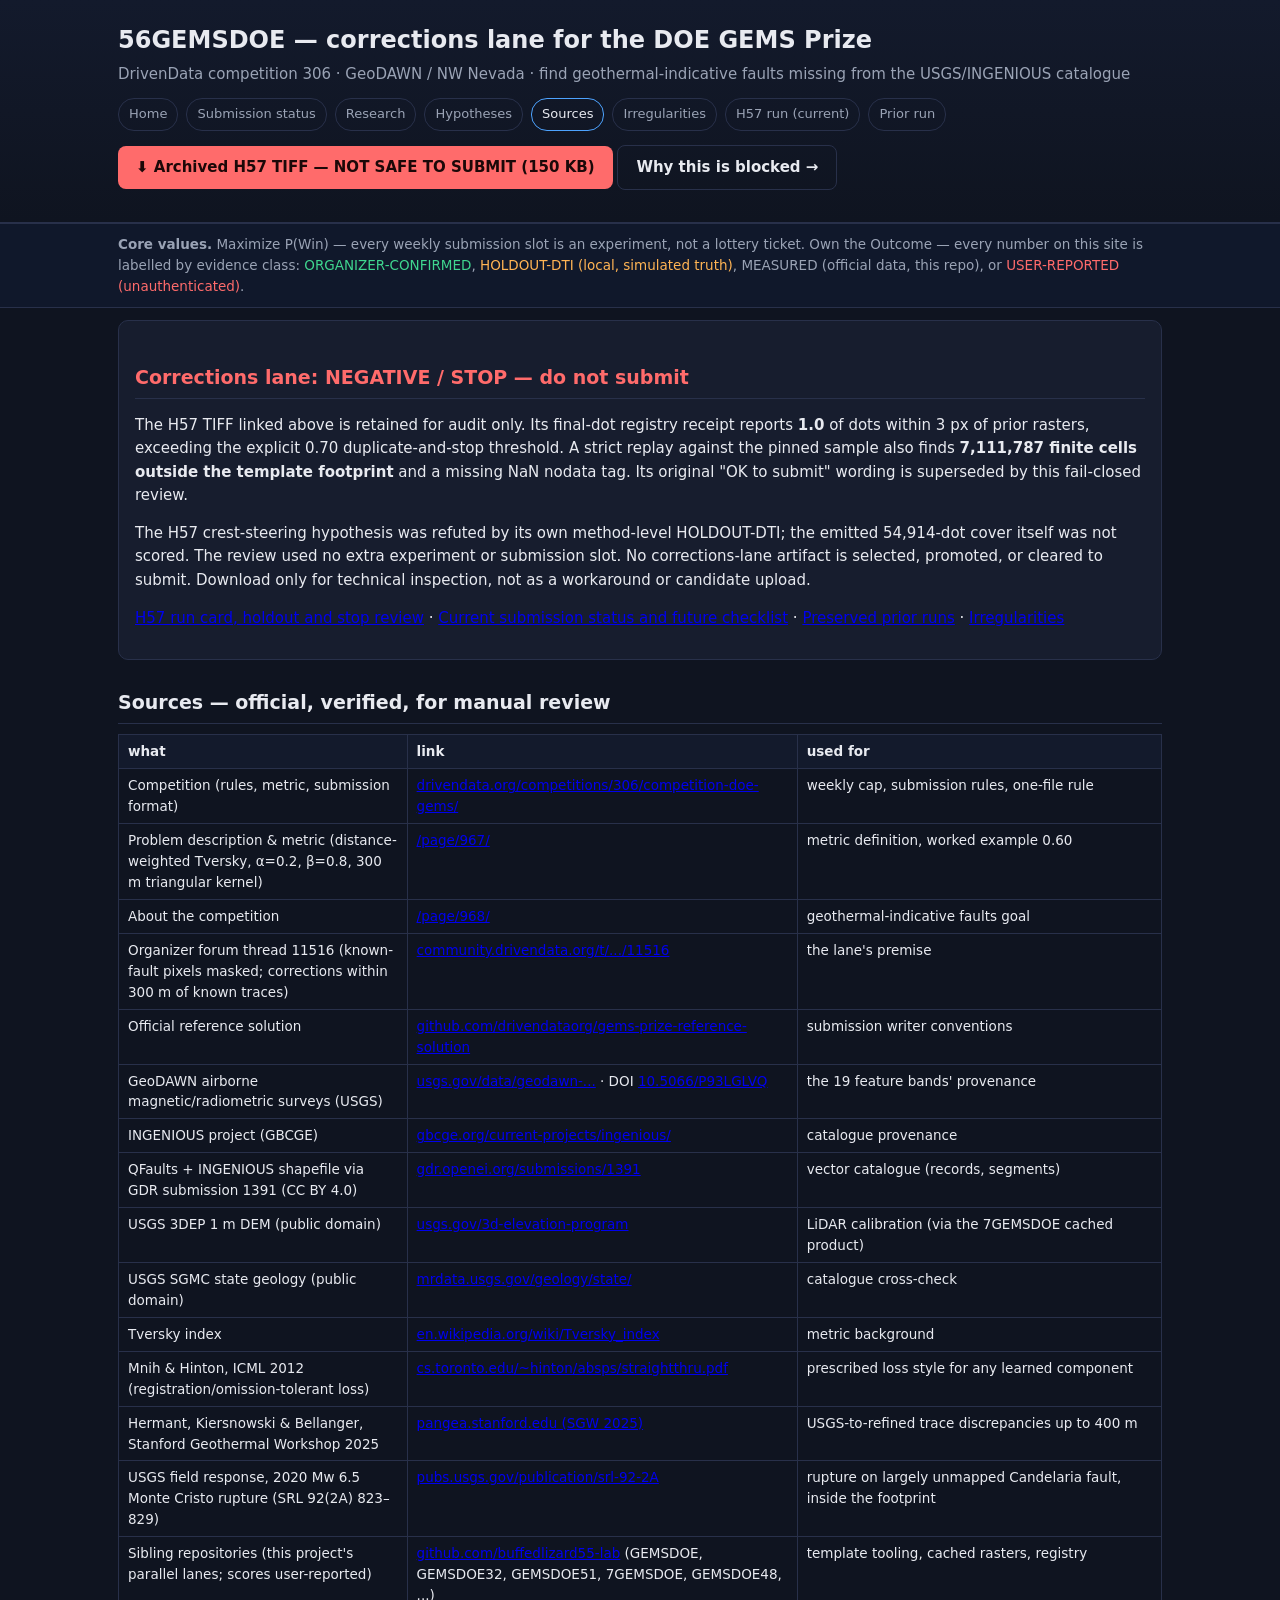
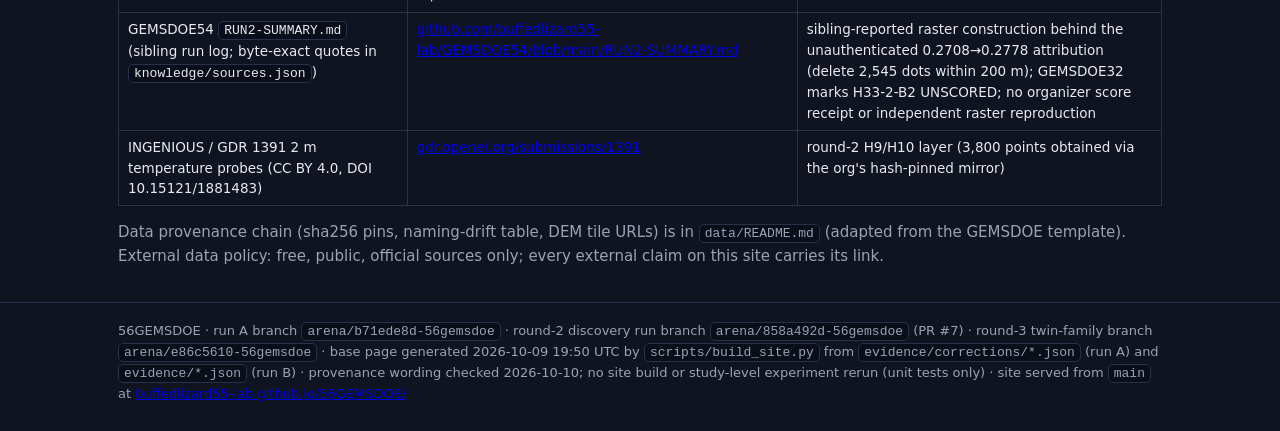
<file: docs/sources.html>
<!doctype html><html lang=en><head><meta charset=utf-8>
<meta name=viewport content="width=device-width,initial-scale=1">
<title>Sources · 56GEMSDOE</title><style>
:root{--bg:#0f1420;--fg:#e8eaf0;--mut:#9aa3b5;--acc:#4da3ff;--ok:#3fd68f;--warn:#ffb454;--bad:#ff6b6b;--card:#171d2e;--line:#28304a}
*{box-sizing:border-box}
body{margin:0;background:var(--bg);color:var(--fg);font:15px/1.55 system-ui,-apple-system,Segoe UI,Roboto,sans-serif}
.wrap{max-width:1080px;margin:0 auto;padding:0 18px}
header.top{background:linear-gradient(180deg,#131a2c,#0f1420);border-bottom:1px solid var(--line);padding:22px 0 18px}
h1{font-size:24px;margin:0 0 4px}
h2{font-size:19px;margin:28px 0 8px;border-bottom:1px solid var(--line);padding-bottom:6px}
h3{font-size:16px;margin:20px 0 6px}
nav{display:flex;flex-wrap:wrap;gap:8px;margin:12px 0}
nav a{color:var(--mut);text-decoration:none;padding:5px 10px;border:1px solid var(--line);border-radius:16px;font-size:13px}
nav a.active,nav a:hover{color:var(--fg);border-color:var(--acc)}
.dlbtn{margin:14px 0}
.btn{display:inline-block;background:var(--acc);color:#06121f;font-weight:600;text-decoration:none;padding:10px 18px;border-radius:8px}
.btn.alt{background:transparent;color:var(--fg);border:1px solid var(--line)}
.btn.stop{background:var(--bad);color:#1c0808}
.btn:hover{filter:brightness(1.1)}
.card{background:var(--card);border:1px solid var(--line);border-radius:10px;padding:14px 16px;margin:12px 0}
.grid{display:grid;grid-template-columns:repeat(auto-fit,minmax(300px,1fr));gap:12px}
.mut{color:var(--mut)}
.ok{color:var(--ok)}.warn{color:var(--warn)}.bad{color:var(--bad)}
code{background:#0a0e18;border:1px solid var(--line);border-radius:5px;padding:1px 5px;font-size:13px}
pre{background:#0a0e18;border:1px solid var(--line);border-radius:8px;padding:12px;overflow:auto;font-size:12.5px}
table{border-collapse:collapse;width:100%;font-size:13.5px;margin:10px 0}
th,td{border:1px solid var(--line);padding:6px 9px;text-align:left;vertical-align:top}
th{background:#131a2c}
img{max-width:100%;border:1px solid var(--line);border-radius:8px}
.values{background:#10182b;border-top:1px solid var(--line);border-bottom:1px solid var(--line);padding:10px 0;font-size:13.5px;color:var(--mut)}
footer{border-top:1px solid var(--line);margin-top:34px;padding:18px 0 30px;color:var(--mut);font-size:13px}
.tag{display:inline-block;font-size:11px;border:1px solid var(--line);border-radius:10px;padding:1px 8px;color:var(--mut);margin-right:5px}
ul{margin:6px 0 6px 20px}li{margin:3px 0}
</style></head><body>
<header class=top><div class=wrap>
<h1>56GEMSDOE &mdash; corrections lane for the DOE GEMS Prize</h1>
<div class=mut>DrivenData competition 306 · GeoDAWN / NW Nevada · find geothermal-indicative
faults missing from the USGS/INGENIOUS catalogue</div>
<nav><a href="index.html">Home</a><a href="executive-summary.html">Submission status</a><a href="research.html">Research</a><a href="hypotheses.html">Hypotheses</a><a href="sources.html" class=active>Sources</a><a href="irregularities.html">Irregularities</a><a href="h57.html">H57 run (current)</a><a href="prior-run.html">Prior run</a></nav><div class="dlbtn"><a class="btn stop" href="downloads/h57-corr-band2px-cover-20261009T191337Z.tif">&#11015; Archived H57 TIFF — NOT SAFE TO SUBMIT (150 KB)</a> <a class="btn alt" href="h57.html">Why this is blocked &rarr;</a></div>
</div></header>
<div class=values><div class=wrap><b>Core values.</b> Maximize P(Win) &mdash; every weekly
submission slot is an experiment, not a lottery ticket. Own the Outcome &mdash; every number
on this site is labelled by evidence class: <span class=ok>ORGANIZER-CONFIRMED</span>,
<span class=warn>HOLDOUT-DTI (local, simulated truth)</span>, <span class=mut>MEASURED (official
data, this repo)</span>, or <span class=bad>USER-REPORTED (unauthenticated)</span>.</div></div>
<main class=wrap><div class=card><h2 class=bad>Corrections lane: NEGATIVE / STOP — do not submit</h2>
<p>The H57 TIFF linked above is retained for audit only. Its final-dot registry receipt reports
<b>1.0</b> of dots within 3 px of prior rasters, exceeding the explicit 0.70 duplicate-and-stop
threshold. A strict replay against the pinned sample also finds <b>7,111,787 finite cells outside
the template footprint</b> and a missing NaN nodata tag. Its original "OK to submit" wording is
superseded by this fail-closed review.</p>
<p>The H57 crest-steering hypothesis was refuted by its own method-level HOLDOUT-DTI; the emitted
54,914-dot cover itself was not scored. The review used no extra experiment or submission slot.
No corrections-lane artifact is selected, promoted, or cleared to submit. Download only for
technical inspection, not as a workaround or candidate upload.</p>
<p><a href="h57.html">H57 run card, holdout and stop review</a> ·
<a href="executive-summary.html">Current submission status and future checklist</a> ·
<a href="prior-run.html">Preserved prior runs</a> ·
<a href="irregularities.html">Irregularities</a></p></div>
<h2>Sources &mdash; official, verified, for manual review</h2>
<table>
<tr><th>what</th><th>link</th><th>used for</th></tr>
<tr><td>Competition (rules, metric, submission format)</td><td><a href="https://www.drivendata.org/competitions/306/competition-doe-gems/">drivendata.org/competitions/306/competition-doe-gems/</a></td><td>weekly cap, submission rules, one-file rule</td></tr>
<tr><td>Problem description &amp; metric (distance-weighted Tversky, &alpha;=0.2, &beta;=0.8, 300 m triangular kernel)</td><td><a href="https://www.drivendata.org/competitions/306/competition-doe-gems/page/967/">/page/967/</a></td><td>metric definition, worked example 0.60</td></tr>
<tr><td>About the competition</td><td><a href="https://www.drivendata.org/competitions/306/competition-doe-gems/page/968/">/page/968/</a></td><td>geothermal-indicative faults goal</td></tr>
<tr><td>Organizer forum thread 11516 (known-fault pixels masked; corrections within 300 m of known traces)</td><td><a href="https://community.drivendata.org/t/scoring-clarification-are-known-usgs-ingenious-faults-masked-when-scoring-and-are-they-in-the-final-round-label-set/11516">community.drivendata.org/t/.../11516</a></td><td>the lane's premise</td></tr>
<tr><td>Official reference solution</td><td><a href="https://github.com/drivendataorg/gems-prize-reference-solution">github.com/drivendataorg/gems-prize-reference-solution</a></td><td>submission writer conventions</td></tr>
<tr><td>GeoDAWN airborne magnetic/radiometric surveys (USGS)</td><td><a href="https://www.usgs.gov/data/geodawn-airborne-magnetic-and-radiometric-surveys-northwestern-great-basin-nevada-and">usgs.gov/data/geodawn-...</a> · DOI <a href="https://doi.org/10.5066/P93LGLVQ">10.5066/P93LGLVQ</a></td><td>the 19 feature bands' provenance</td></tr>
<tr><td>INGENIOUS project (GBCGE)</td><td><a href="https://gbcge.org/current-projects/ingenious/">gbcge.org/current-projects/ingenious/</a></td><td>catalogue provenance</td></tr>
<tr><td>QFaults + INGENIOUS shapefile via GDR submission 1391 (CC BY 4.0)</td><td><a href="https://gdr.openei.org/submissions/1391">gdr.openei.org/submissions/1391</a></td><td>vector catalogue (records, segments)</td></tr>
<tr><td>USGS 3DEP 1 m DEM (public domain)</td><td><a href="https://www.usgs.gov/3d-elevation-program">usgs.gov/3d-elevation-program</a></td><td>LiDAR calibration (via the 7GEMSDOE cached product)</td></tr>
<tr><td>USGS SGMC state geology (public domain)</td><td><a href="https://mrdata.usgs.gov/geology/state/">mrdata.usgs.gov/geology/state/</a></td><td>catalogue cross-check</td></tr>
<tr><td>Tversky index</td><td><a href="https://en.wikipedia.org/wiki/Tversky_index">en.wikipedia.org/wiki/Tversky_index</a></td><td>metric background</td></tr>
<tr><td>Mnih &amp; Hinton, ICML 2012 (registration/omission-tolerant loss)</td><td><a href="https://www.cs.toronto.edu/~hinton/absps/straightthru.pdf">cs.toronto.edu/~hinton/absps/straightthru.pdf</a></td><td>prescribed loss style for any learned component</td></tr>
<tr><td>Hermant, Kiersnowski &amp; Bellanger, Stanford Geothermal Workshop 2025</td><td><a href="https://pangea.stanford.edu/ERE/pdfs/StanfordGeothermalWorkshop/2025/Hermant.pdf">pangea.stanford.edu (SGW 2025)</a></td><td>USGS-to-refined trace discrepancies up to 400 m</td></tr>
<tr><td>USGS field response, 2020 Mw 6.5 Monte Cristo rupture (SRL 92(2A) 823&ndash;829)</td><td><a href="https://pubs.usgs.gov/publication/srl-92-2A">pubs.usgs.gov/publication/srl-92-2A</a></td><td>rupture on largely unmapped Candelaria fault, inside the footprint</td></tr>
<tr><td>Sibling repositories (this project's parallel lanes; scores user-reported)</td><td><a href="https://github.com/buffedlizard55-lab">github.com/buffedlizard55-lab</a> (GEMSDOE, GEMSDOE32, GEMSDOE51, 7GEMSDOE, GEMSDOE48, ...)</td><td>template tooling, cached rasters, registry</td></tr>
<tr><td>GEMSDOE54 <code>RUN2-SUMMARY.md</code> (sibling run log; byte-exact quotes in <code>knowledge/sources.json</code>)</td><td><a href="https://github.com/buffedlizard55-lab/GEMSDOE54/blob/main/RUN2-SUMMARY.md">github.com/buffedlizard55-lab/GEMSDOE54/blob/main/RUN2-SUMMARY.md</a></td><td>sibling-reported raster construction behind the unauthenticated 0.2708&rarr;0.2778 attribution (delete 2,545 dots within 200 m); GEMSDOE32 marks H33-2-B2 UNSCORED; no organizer score receipt or independent raster reproduction</td></tr>
<tr><td>INGENIOUS / GDR 1391 2 m temperature probes (CC BY 4.0, DOI 10.15121/1881483)</td><td><a href="https://gdr.openei.org/submissions/1391">gdr.openei.org/submissions/1391</a></td><td>round-2 H9/H10 layer (3,800 points obtained via the org's hash-pinned mirror)</td></tr>
</table>
<p class=mut>Data provenance chain (sha256 pins, naming-drift table, DEM tile URLs) is in
<code>data/README.md</code> (adapted from the GEMSDOE template). External data policy: free,
public, official sources only; every external claim on this site carries its link.</p>
</main>
<footer><div class=wrap>56GEMSDOE · run A branch <code>arena/b71ede8d-56gemsdoe</code> ·
round-2 discovery run branch <code>arena/858a492d-56gemsdoe</code> (PR #7) ·
round-3 twin-family branch <code>arena/e86c5610-56gemsdoe</code> ·
base page generated 2026-10-09 19:50 UTC by
<code>scripts/build_site.py</code> from <code>evidence/corrections/*.json</code> (run A)
and <code>evidence/*.json</code> (run B) · provenance wording checked 2026-10-10; no site build
or study-level experiment rerun (unit tests only) ·
site served from <code>main</code> at
<a href="https://buffedlizard55-lab.github.io/56GEMSDOE/docs/index.html">buffedlizard55-lab.github.io/56GEMSDOE/</a></div></footer>
</body></html>
</file>
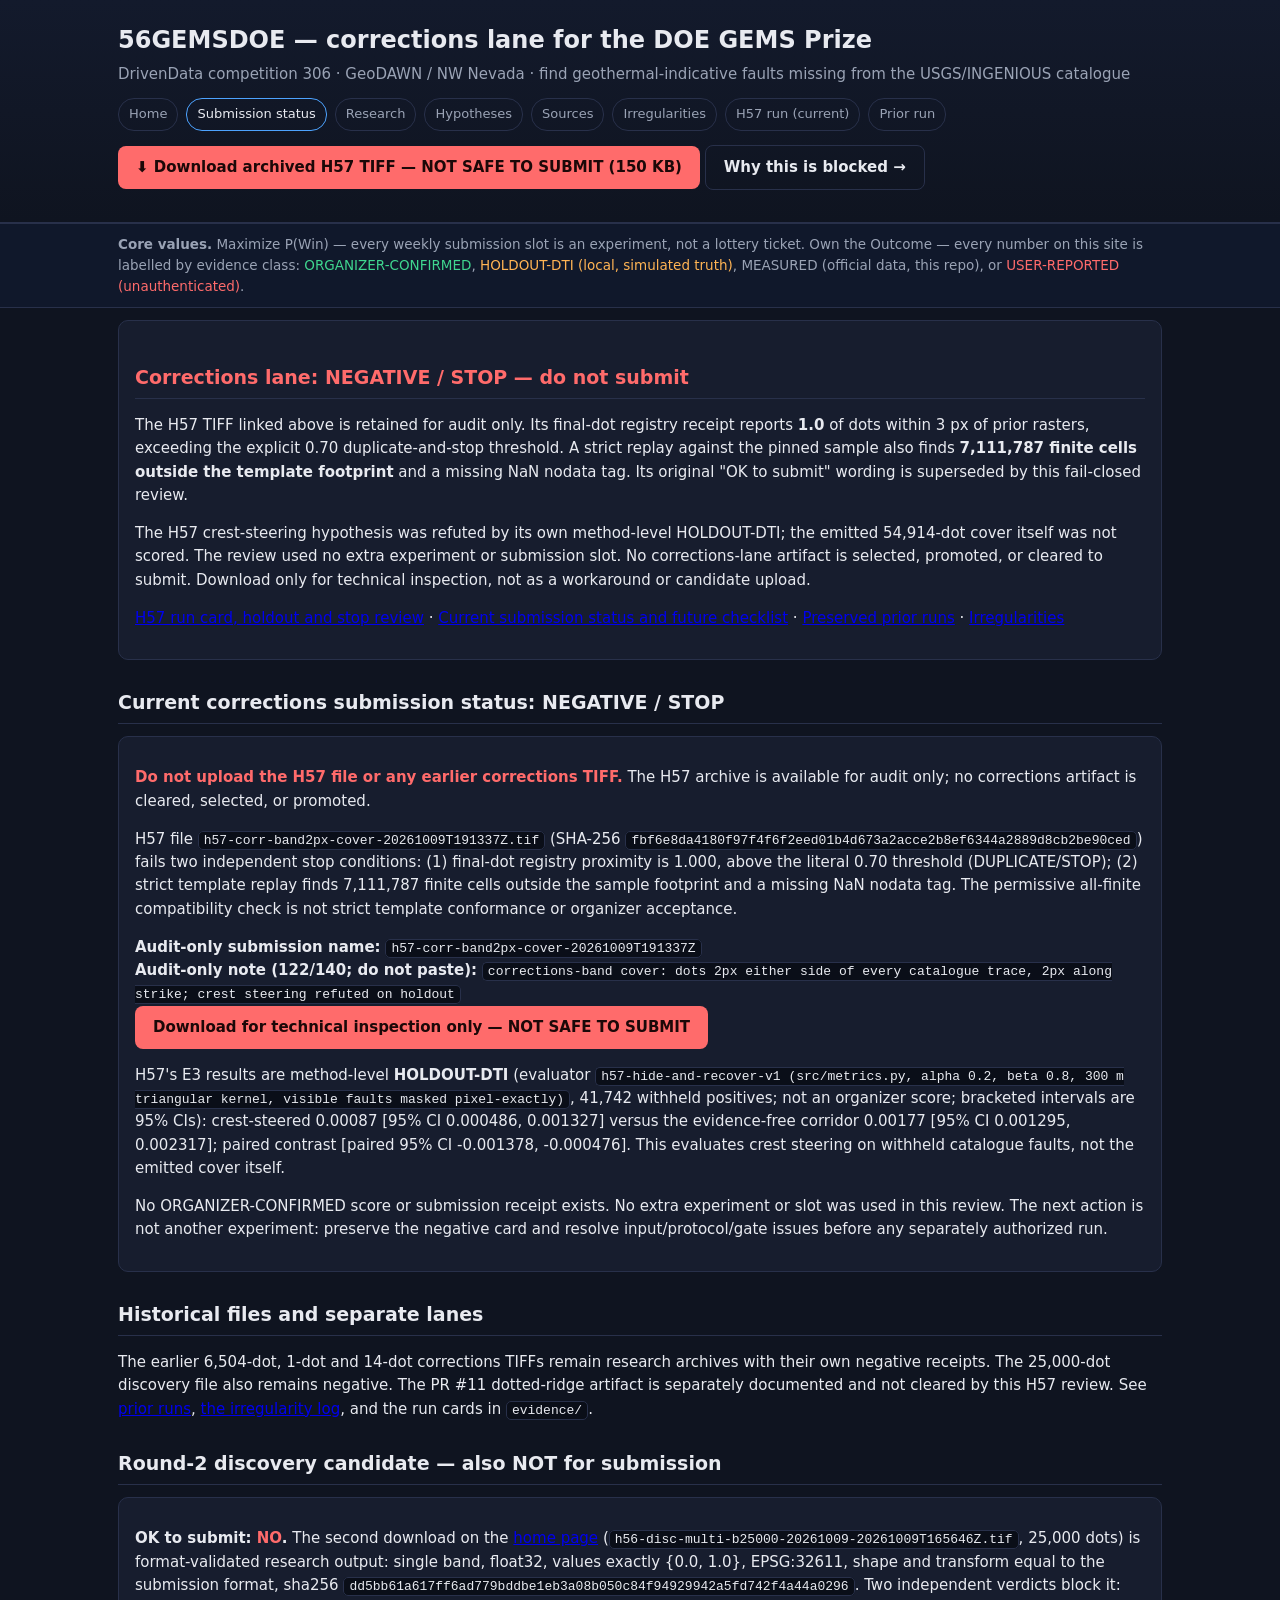
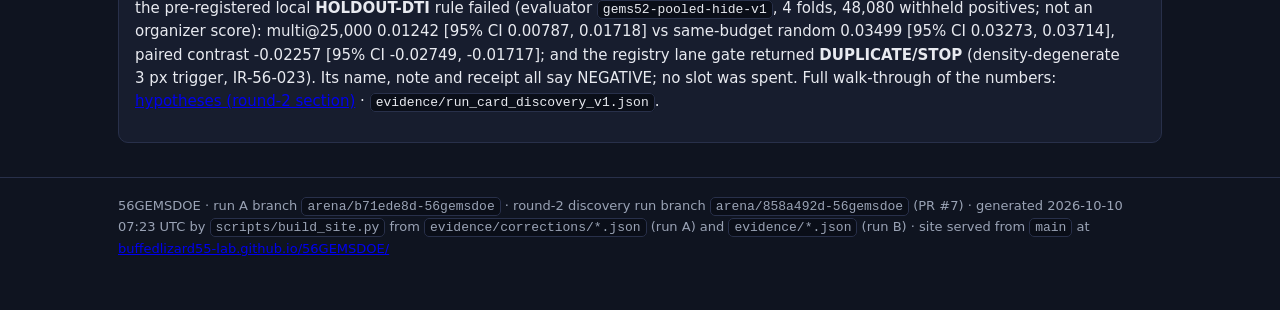
<file: docs/submit.html>
<!doctype html><html lang=en><head>
<meta charset=utf-8><meta name=viewport content="width=device-width,initial-scale=1">
<meta http-equiv="refresh" content="0; url=executive-summary.html">
<title>Submission status — NEGATIVE / STOP</title></head><body>
<h1>NEGATIVE / STOP — no corrections file cleared</h1><p>No corrections-lane TIFF in this review is cleared or safe to submit. Other lanes have separate receipts and are not adjudicated here.
<a href="executive-summary.html">Current corrections-lane status and future-review checklist</a>.</p>
</body></html>
</file>
